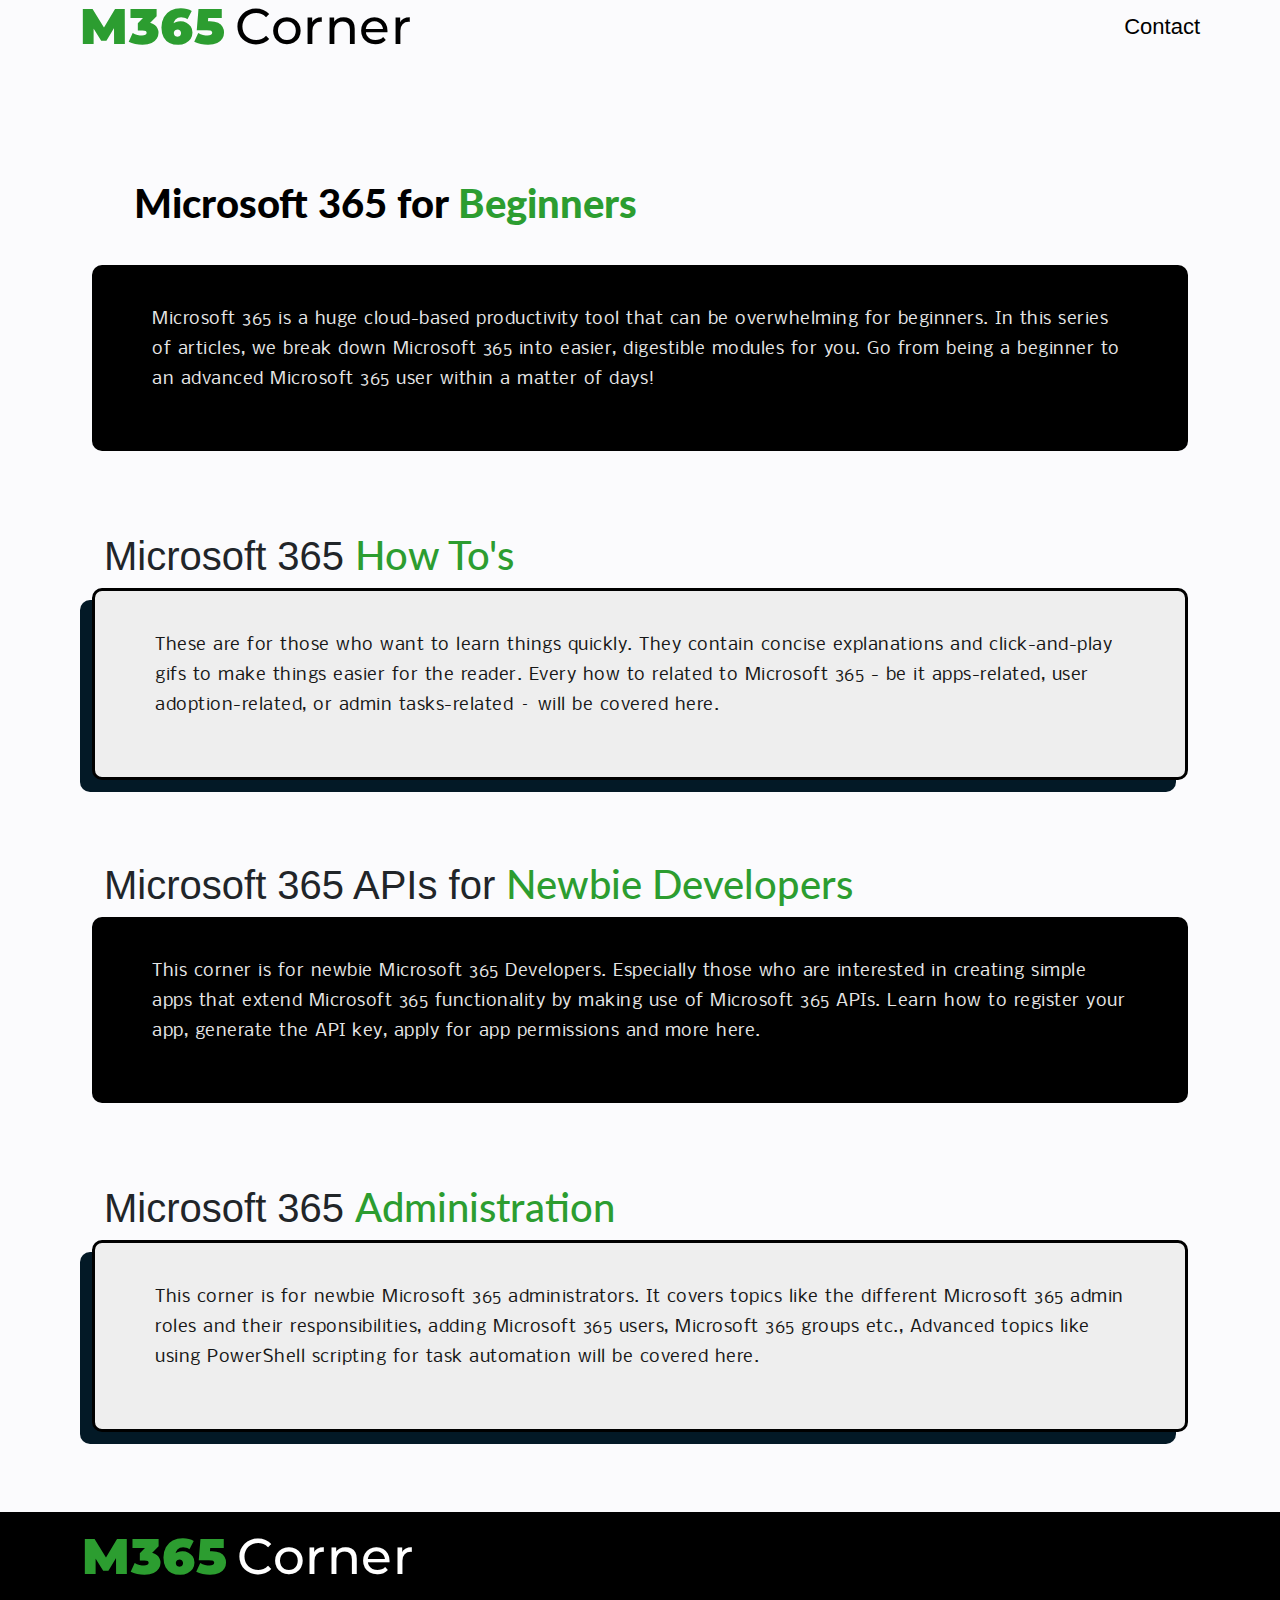
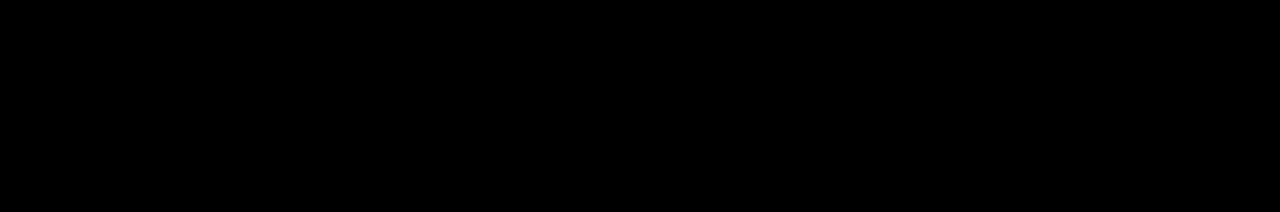
<file: index.html>
<!DOCTYPE html>
<html lang="en">
<head>
    <meta charset="UTF-8">
    <meta name="viewport" content="width=device-width, initial-scale=1.0">
    <title>M365Corner - Offers M365 Admin & User Tutorials</title>

    <link rel='stylesheet' type='text/css' media='screen' href='style.css'>
    
    <meta content="Microsoft 365 Tutorials, Office 365 Tutorials, Microsoft 365, Office 365, M365" name="keywords ">
    <meta content="M365Corner contains M365 tutorials for basic users, administrators & developers. GIF based how to articles offering step-by-step guidance are also available." name="description">

    <!-- bootstrap links -->
    <link rel="stylesheet" href="https://cdn.jsdelivr.net/npm/bootstrap-icons@1.10.5/font/bootstrap-icons.css">
    <link href="https://cdn.jsdelivr.net/npm/bootstrap@5.0.2/dist/css/bootstrap.min.css" rel="stylesheet">
    <!-- font awesome link -->
    <link rel="stylesheet" href="https://cdnjs.cloudflare.com/ajax/libs/font-awesome/6.4.2/css/all.min.css" />
</head>
<body>
    
    <div class="container-fluid banner-section">
        <nav class="container navbar navbar-expand-lg navbar-light  navbar-1">
            <div class="col-lg-4">
                <a href="index.html" class="site-log">
                    <p class="logo-text" style="font-weight: 700;">M365<span  class="logo-text-second">Corner</span></p>
                </a>
            </div>
            <ul class="contact-page">
                <li>
                    <a  href="#">Contact</a>
                </li>
            </ul> 
        </nav>
        <div class="container">
            <div class="row Beginners-section mr">
                <a href="m365-for-beginners/microsoft-365-beginner-series-overview.html"><h1 class="hearder">Microsoft 365 for <span>Beginners</span></h1></a>
                <div class="col-12 beginners-box">
                    <p>Microsoft 365 is a huge cloud-based productivity tool that can be overwhelming for beginners. In this series of articles, we break down Microsoft 365 into easier, digestible modules for you. Go from being a beginner to an advanced Microsoft 365 user within a matter of days! </p>
                </div>
            </div>
        </div>
        <div class="container ">
            <div class="row Beginners-section mr">
                <h1>Microsoft 365 <span>How To's</span></h1>
                <div class="col-12 beginners-box beginners-box-second">
                    <p>These are for those who want to learn things quickly. They contain concise explanations and click-and-play gifs to make things easier for the reader. Every how to related to Microsoft 365 - be it apps-related, user adoption-related, or admin tasks-related – will be covered here.  </p>
                </div>
            </div>
        </div>
        <div class="container">
            <div class="row Beginners-section mr">
                <h1>Microsoft 365 APIs for <span>Newbie Developers</span></h1>
                <div class="col-12 beginners-box">
                    <p>This corner is for newbie Microsoft 365 Developers. Especially those who are interested in creating simple apps that extend Microsoft 365 functionality by making use of Microsoft 365 APIs. Learn how to register your app, generate the API key, apply for app permissions and more here. </p>
                </div>
            </div>
        </div>
        <div class="container">
            <div class="row Beginners-section mr">
                <h1>Microsoft 365 <span>Administration</span> </h1>
                <div class="col-12 beginners-box beginners-box-second">
                    <p>This corner is for newbie Microsoft 365 administrators. It covers topics like the different Microsoft 365 admin roles and their responsibilities, adding Microsoft 365 users, Microsoft 365 groups etc., Advanced topics like using PowerShell scripting for task automation will be covered here.    </p>
                </div>
            </div>
        </div>
        <!-- footer section -->
    <div class="container-fluid footer-section">
        <div class="container">
            <div class="row">
                <div class="col-lg-4 col-sm-12 col-md-6 footer-box">
                    <div class="col-lg-4">
                        <a href="index.html" class="site-log">
                            <p class="logo-text" style="font-weight: 700;">M365<span  class="logo-text-second" style="color: white !important;">Corner</span></p>
                        </a>
                    </div>
                </div>
            </div>
        </div>
    </div>
    </div>

    
</body>
</html>
</file>
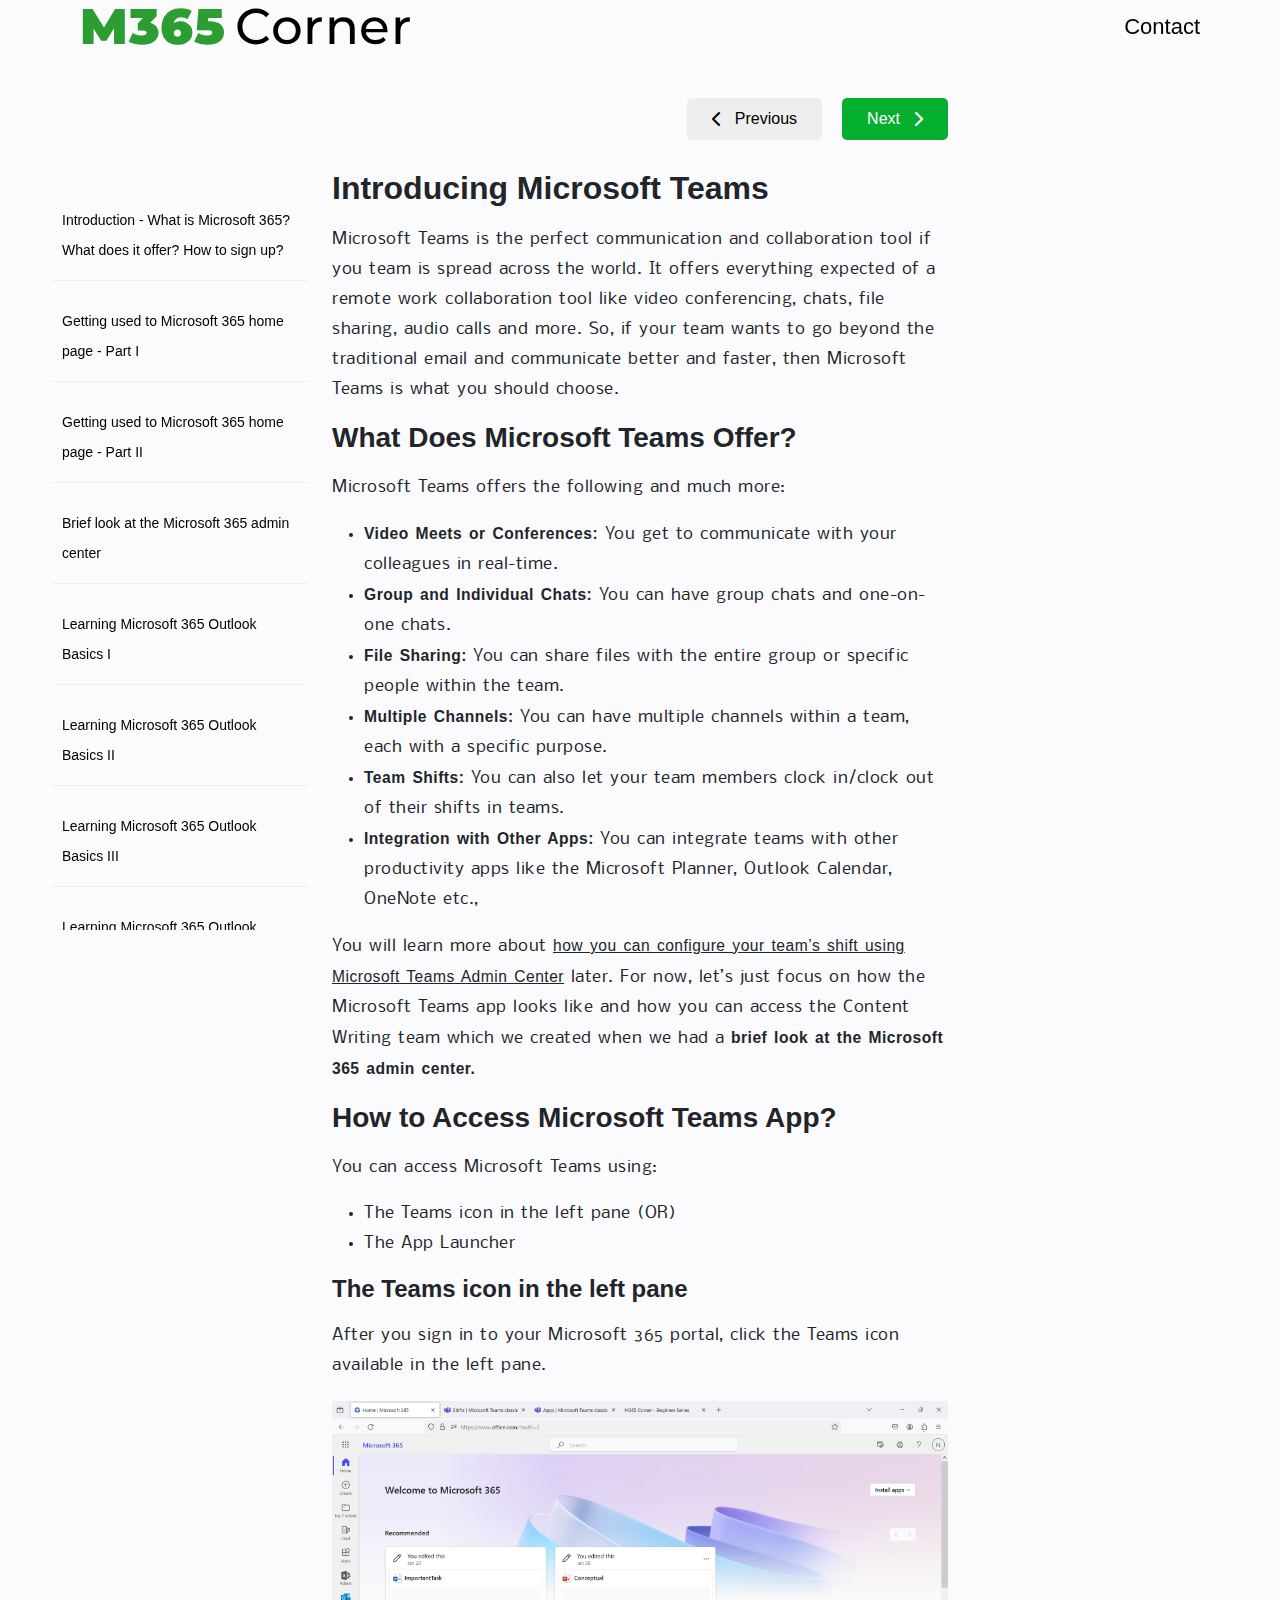
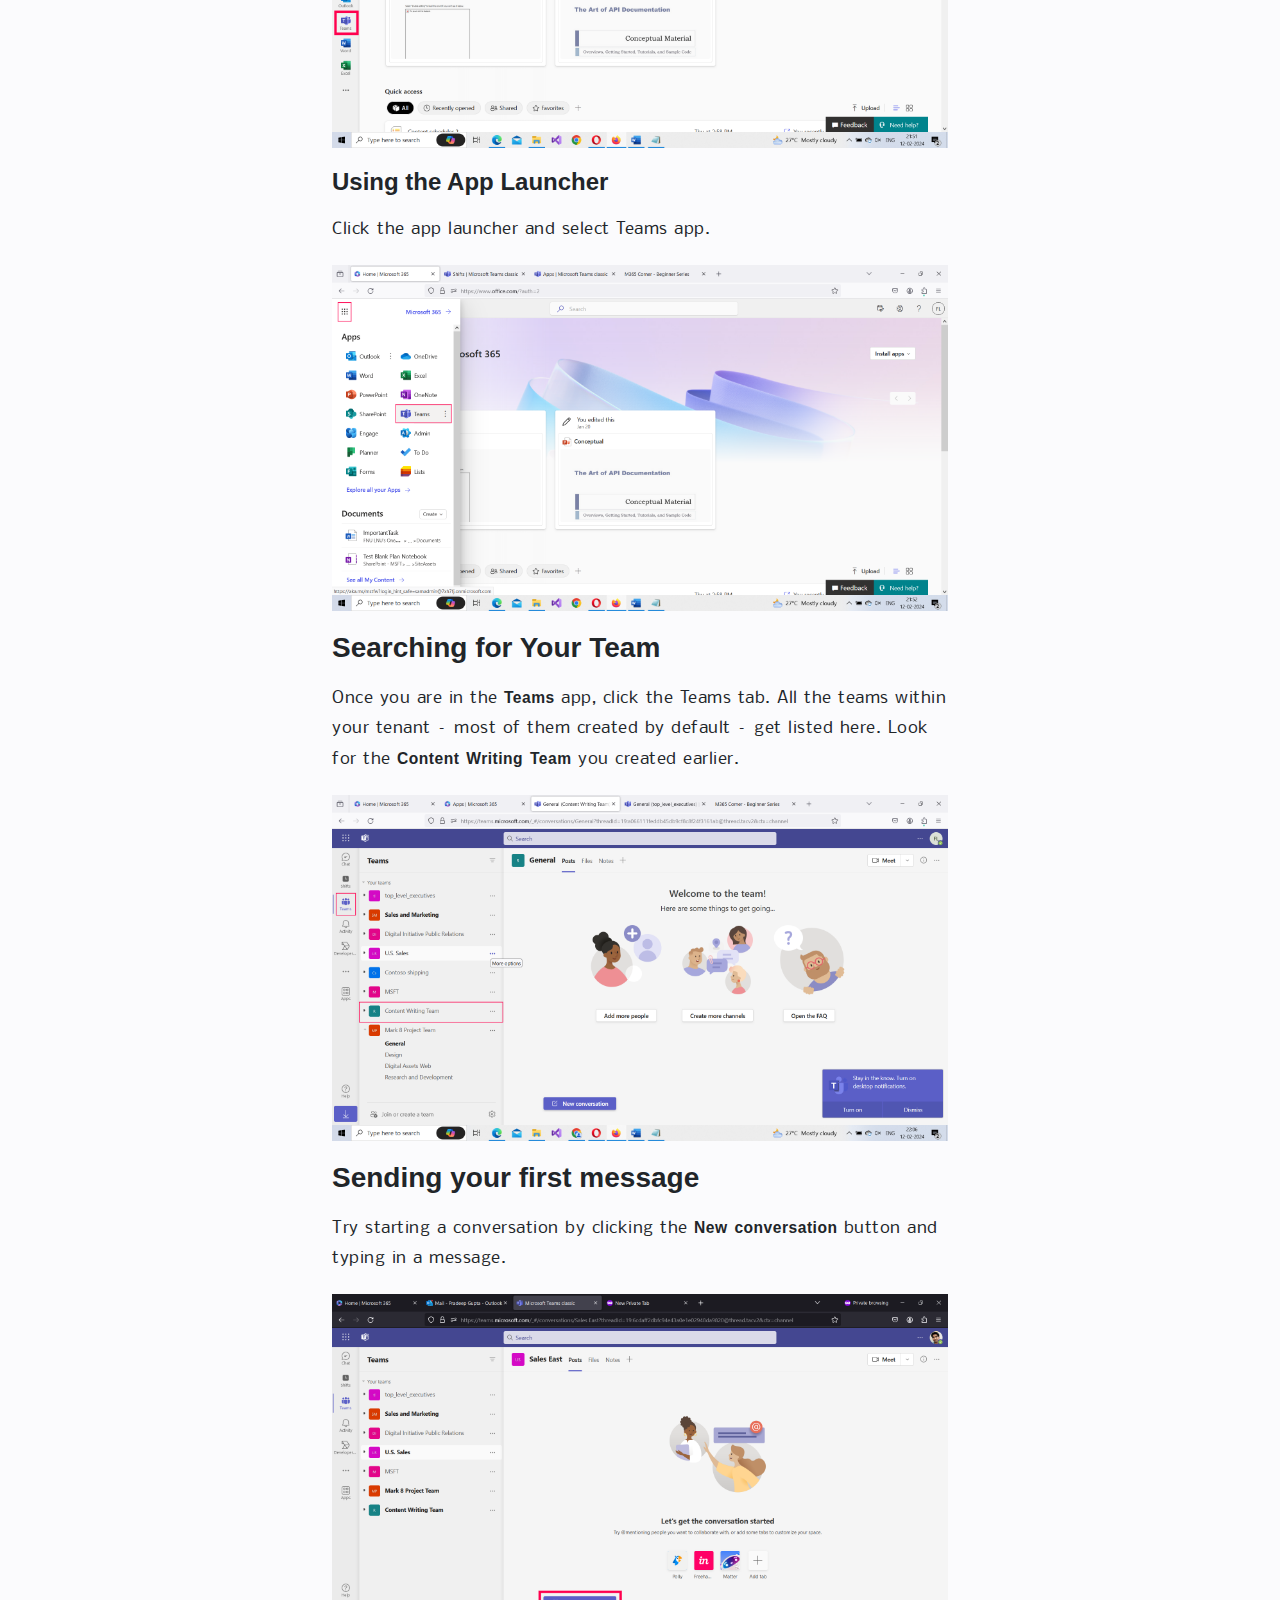
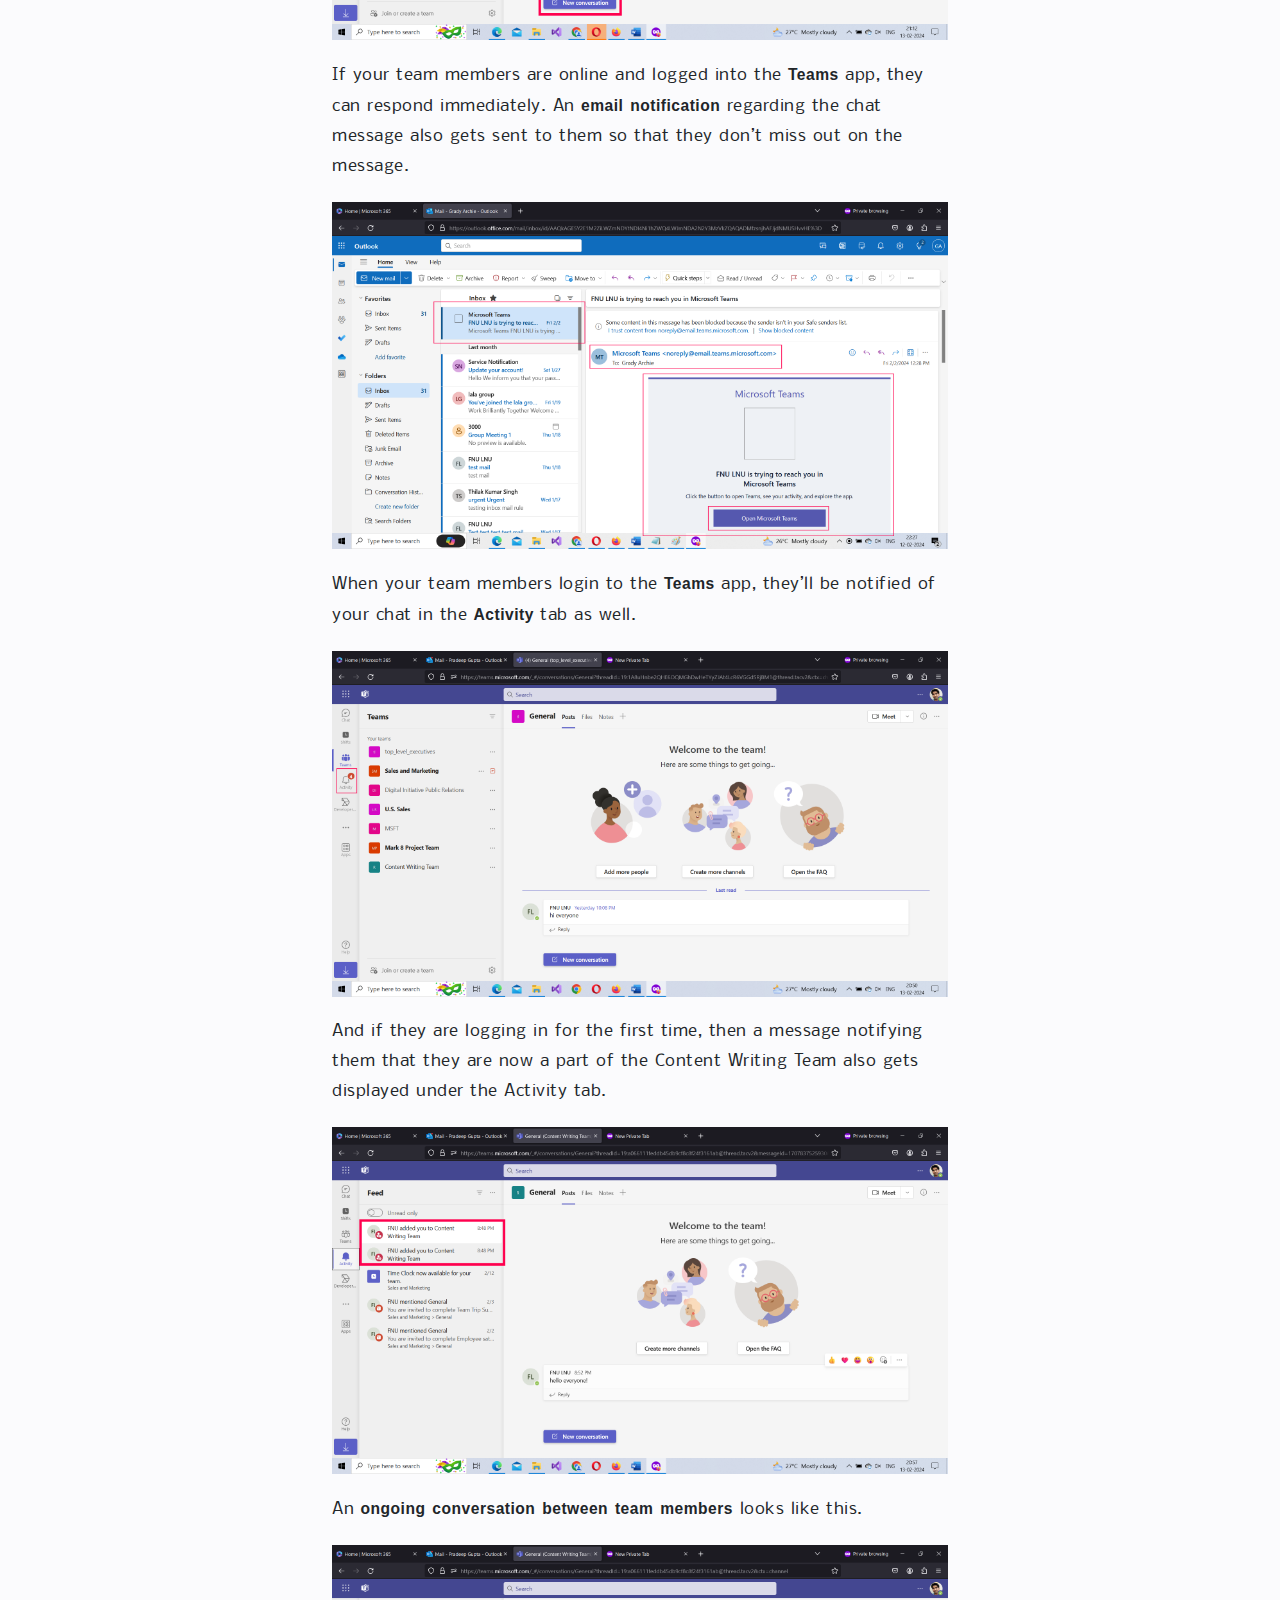
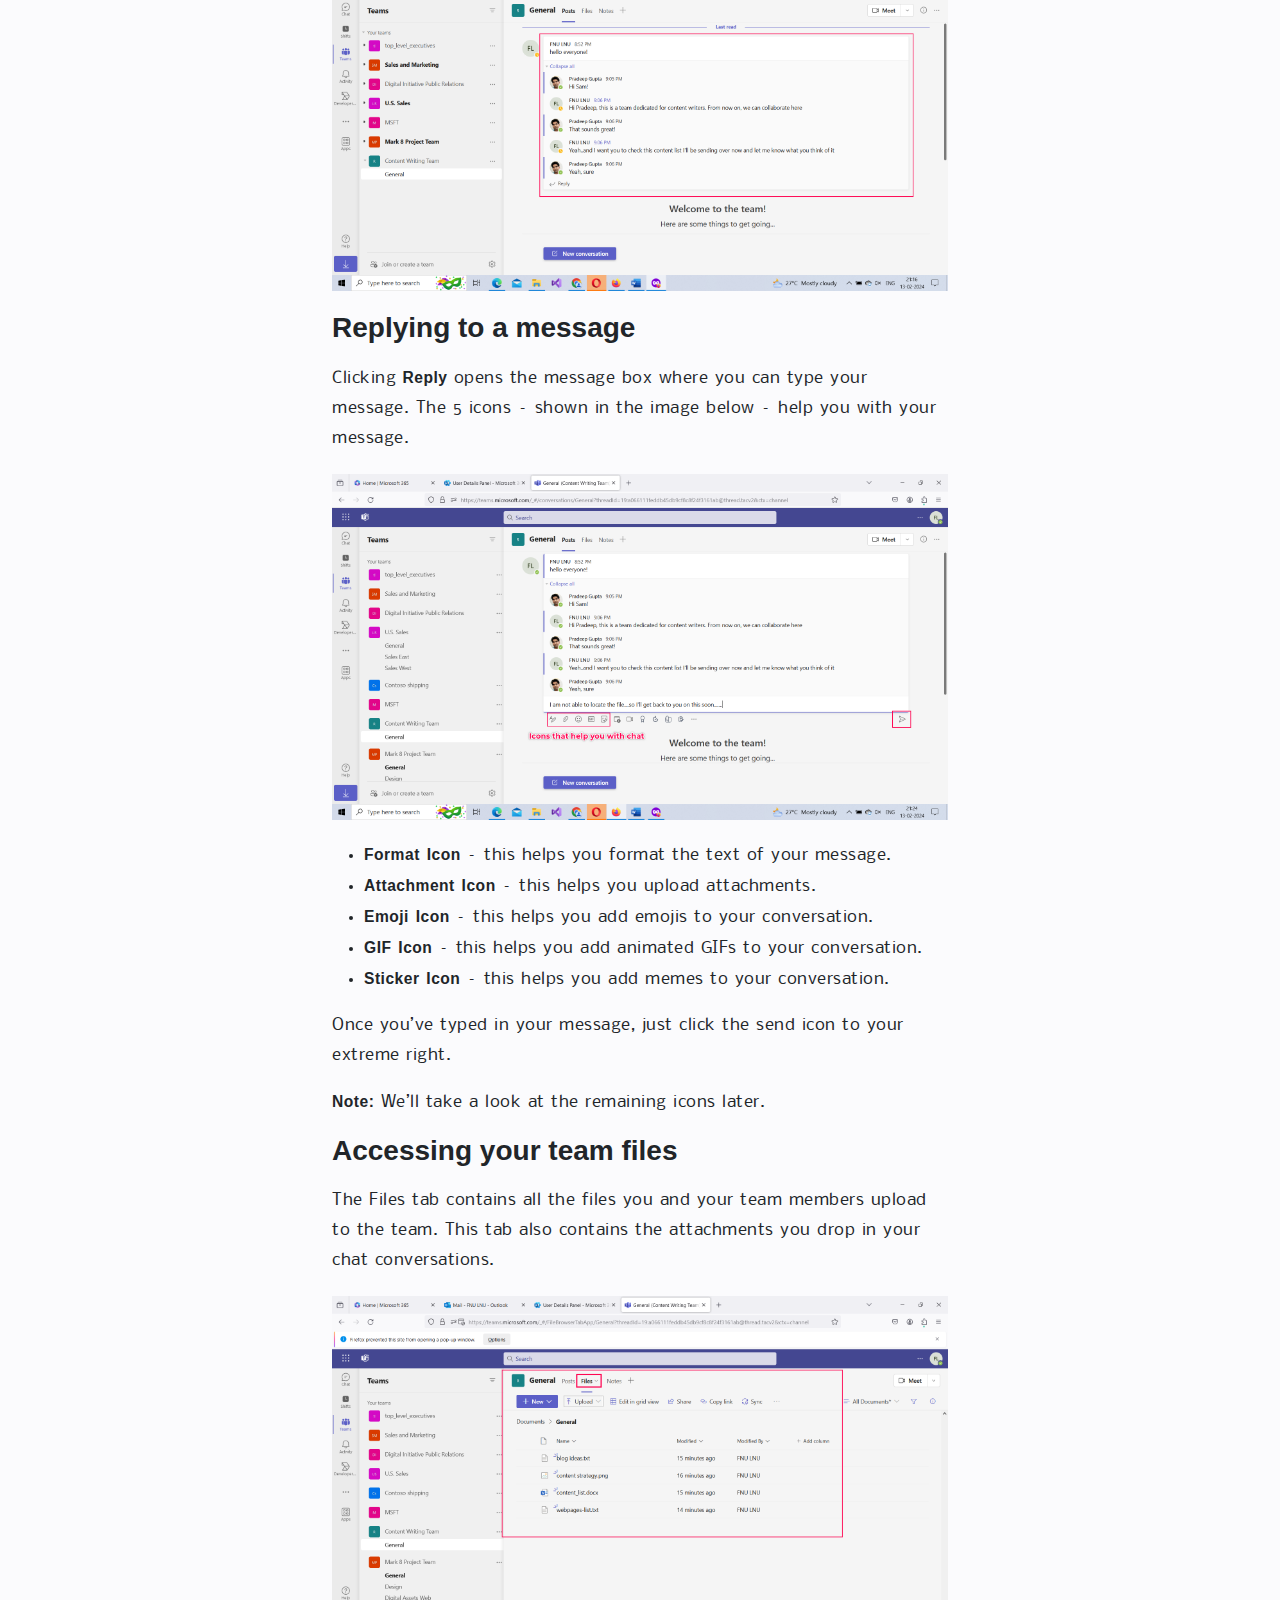
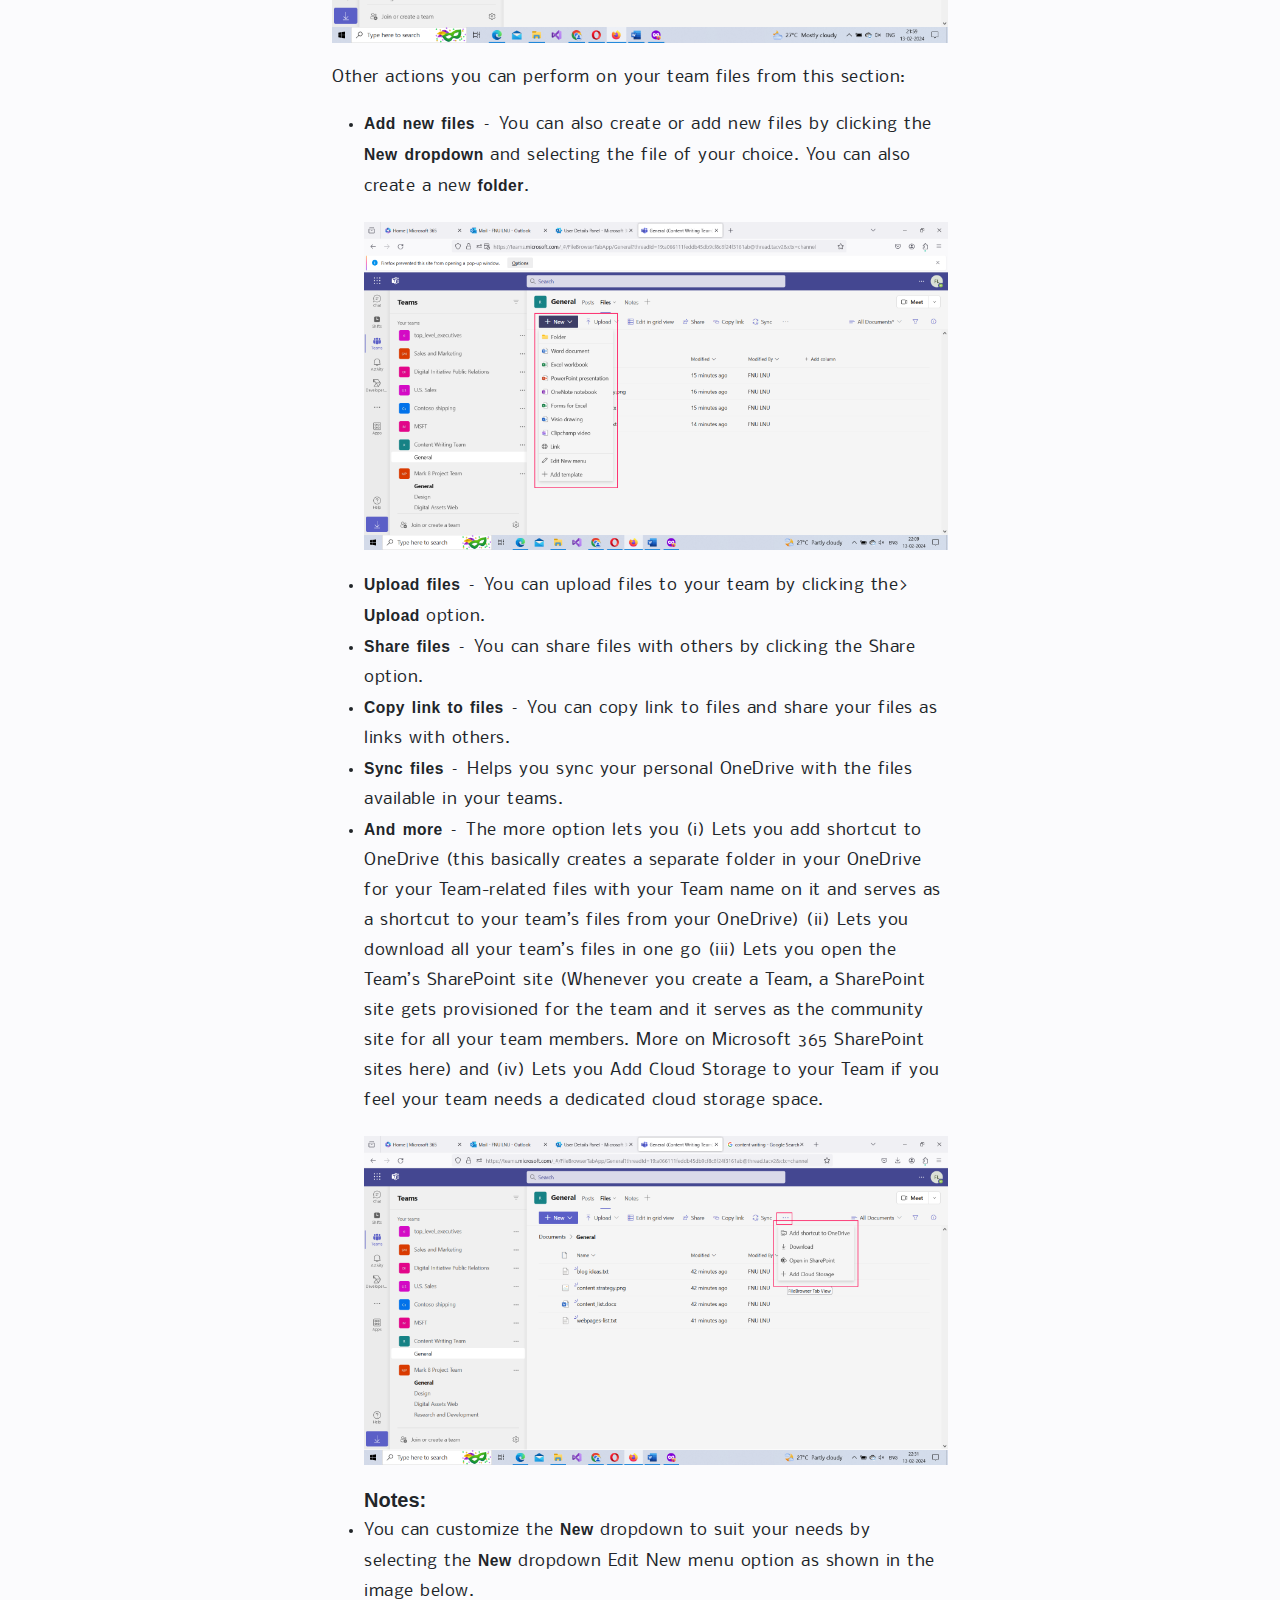
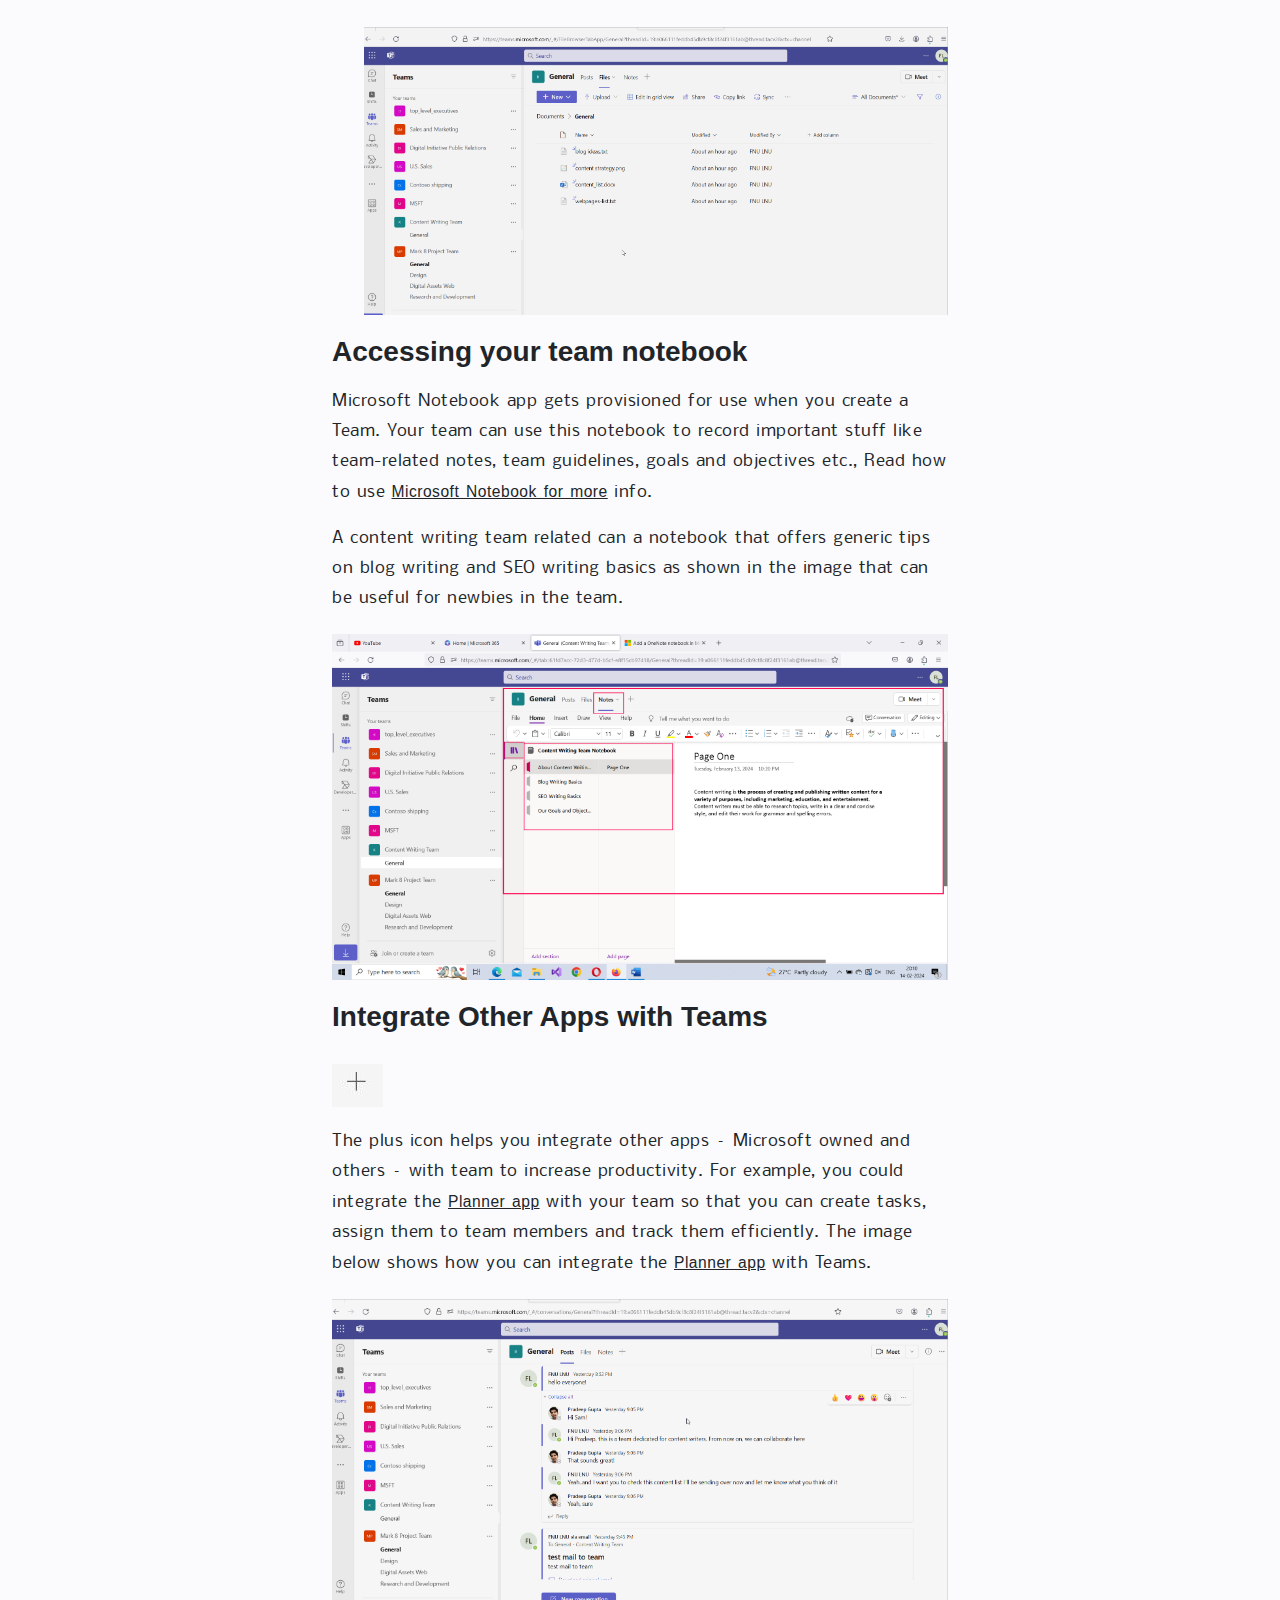
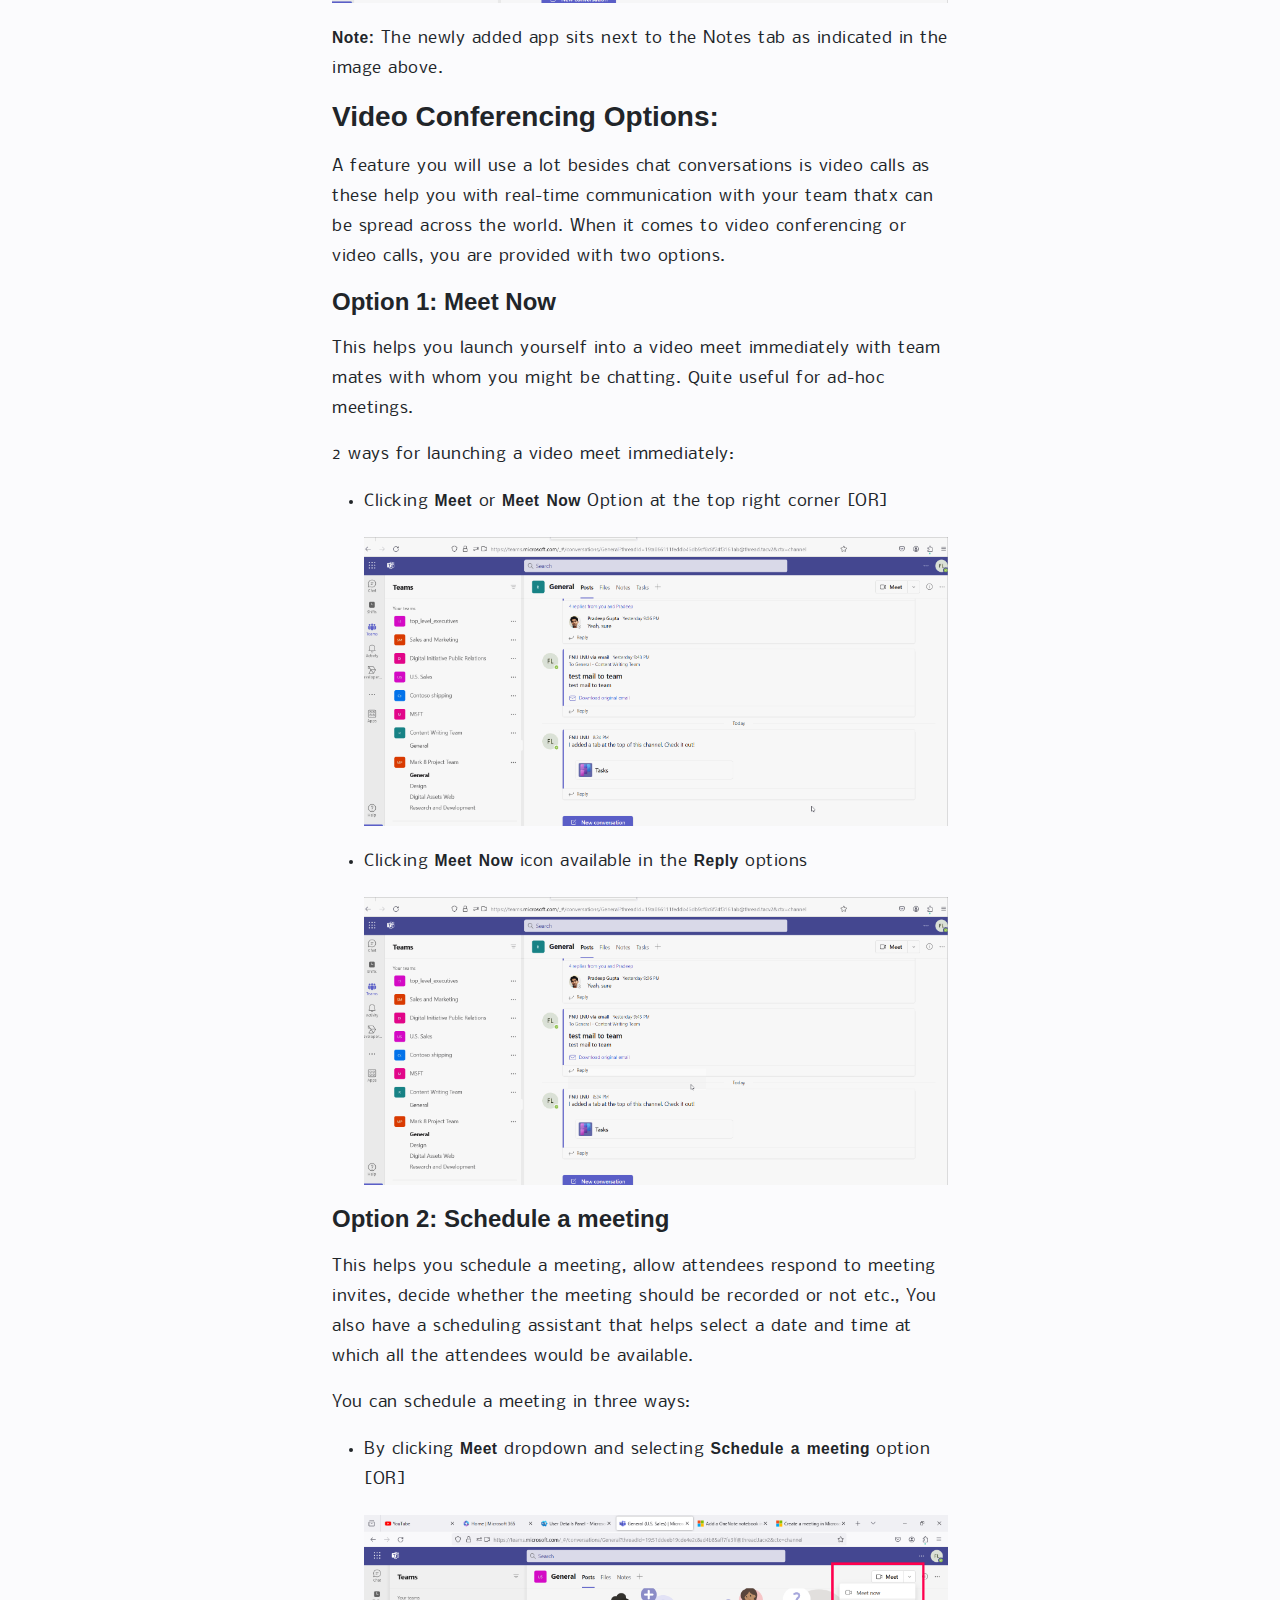
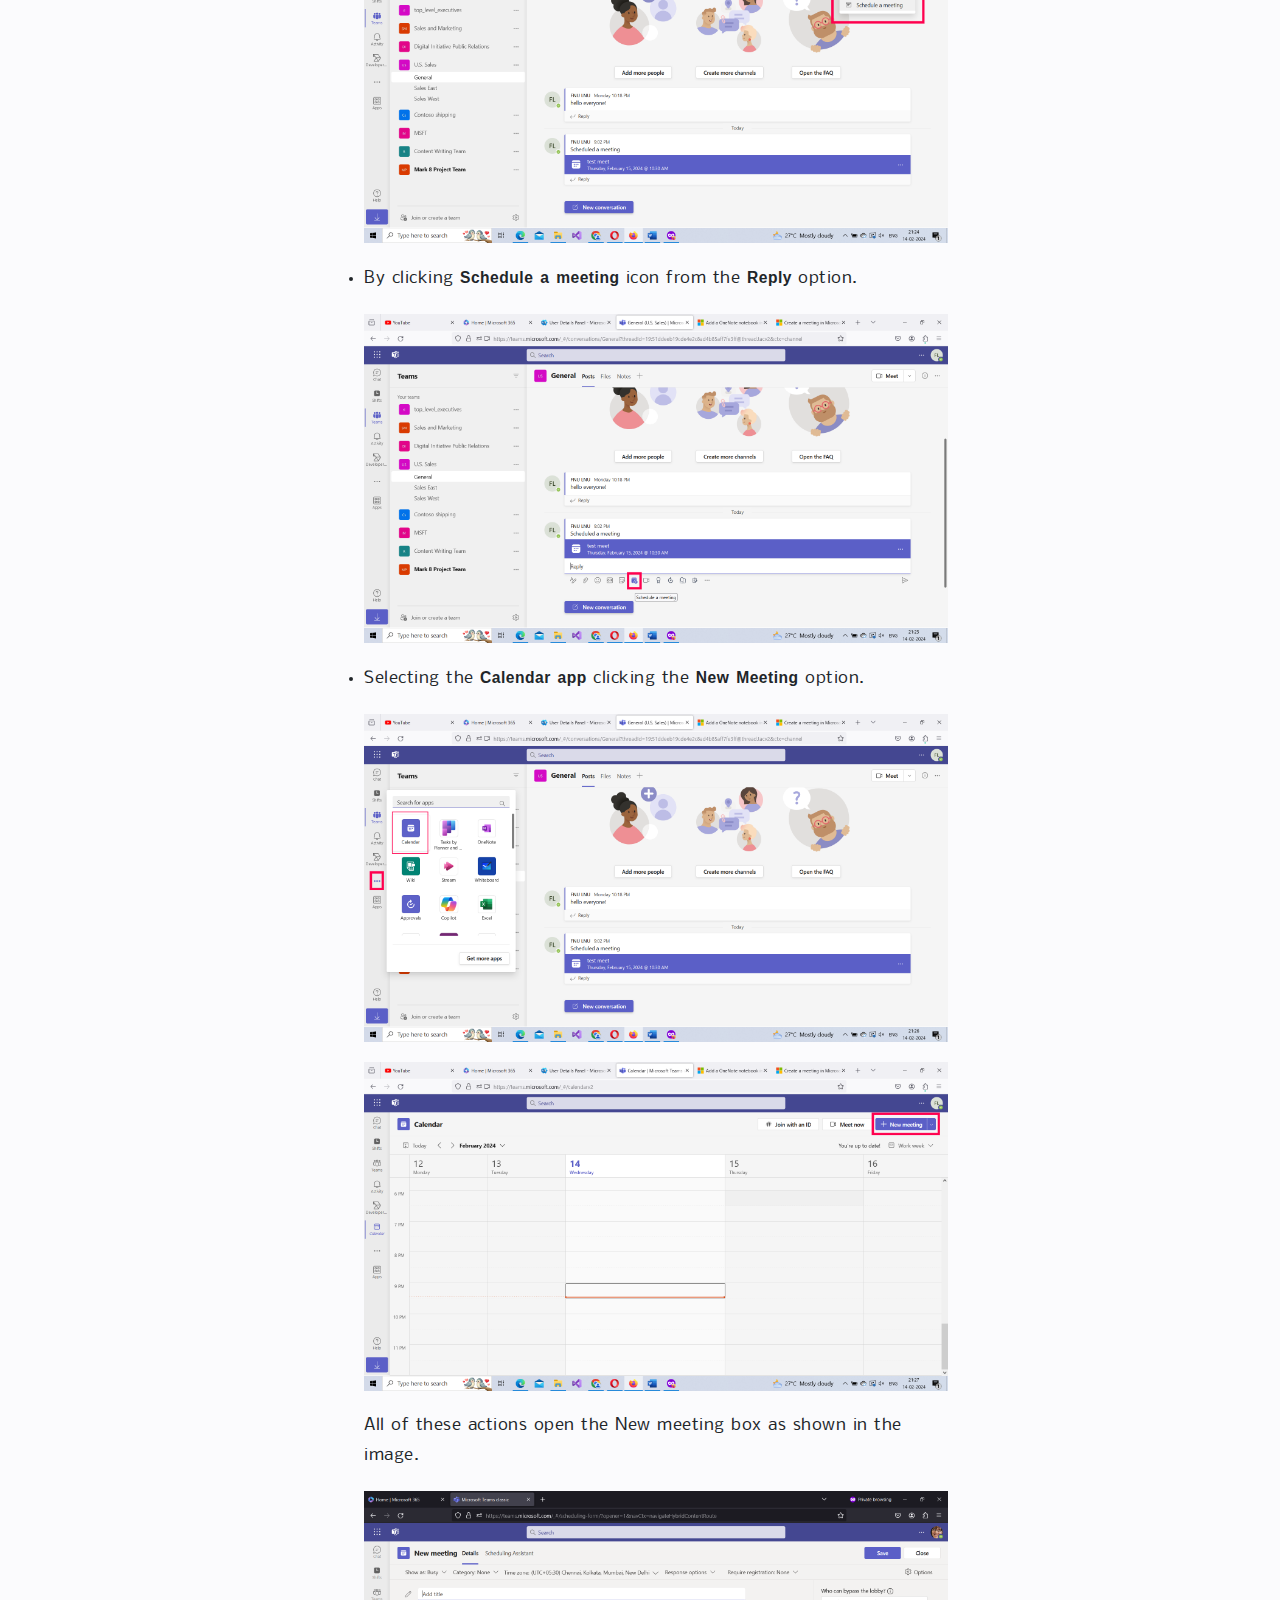
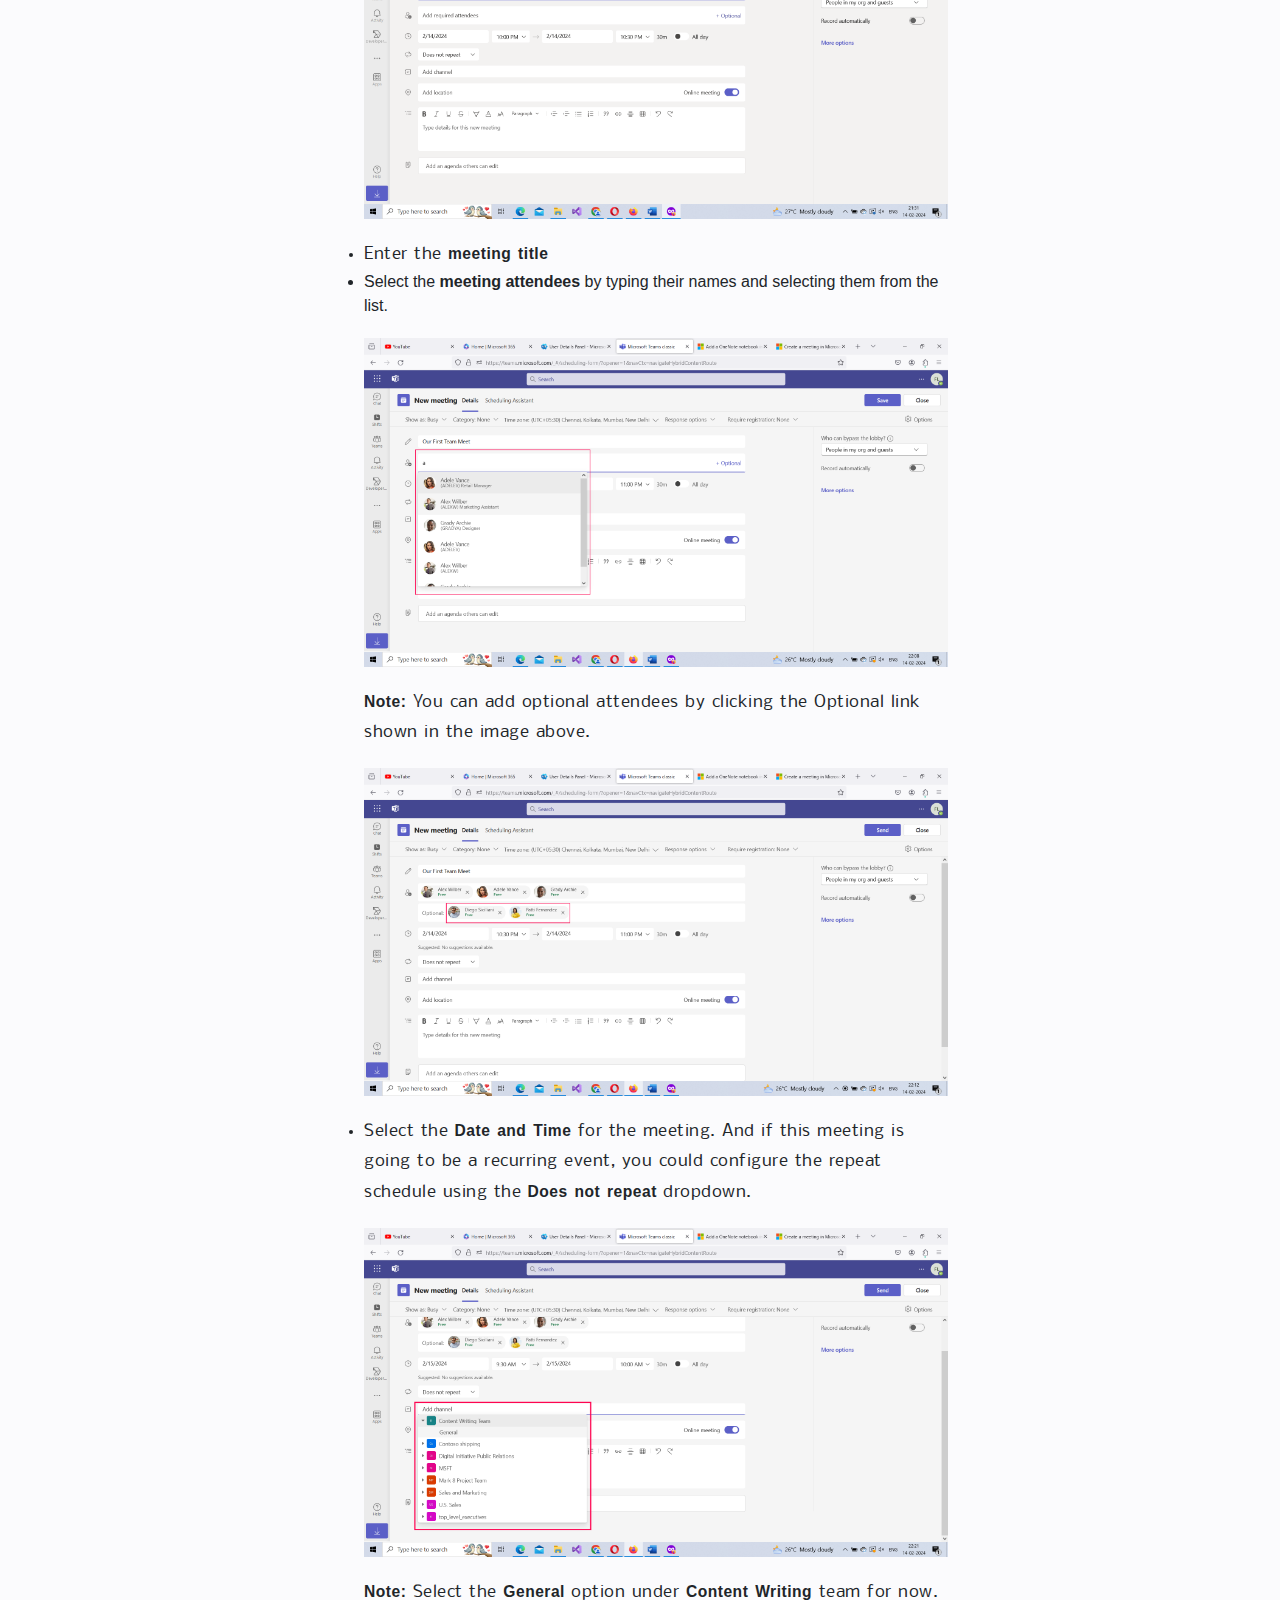
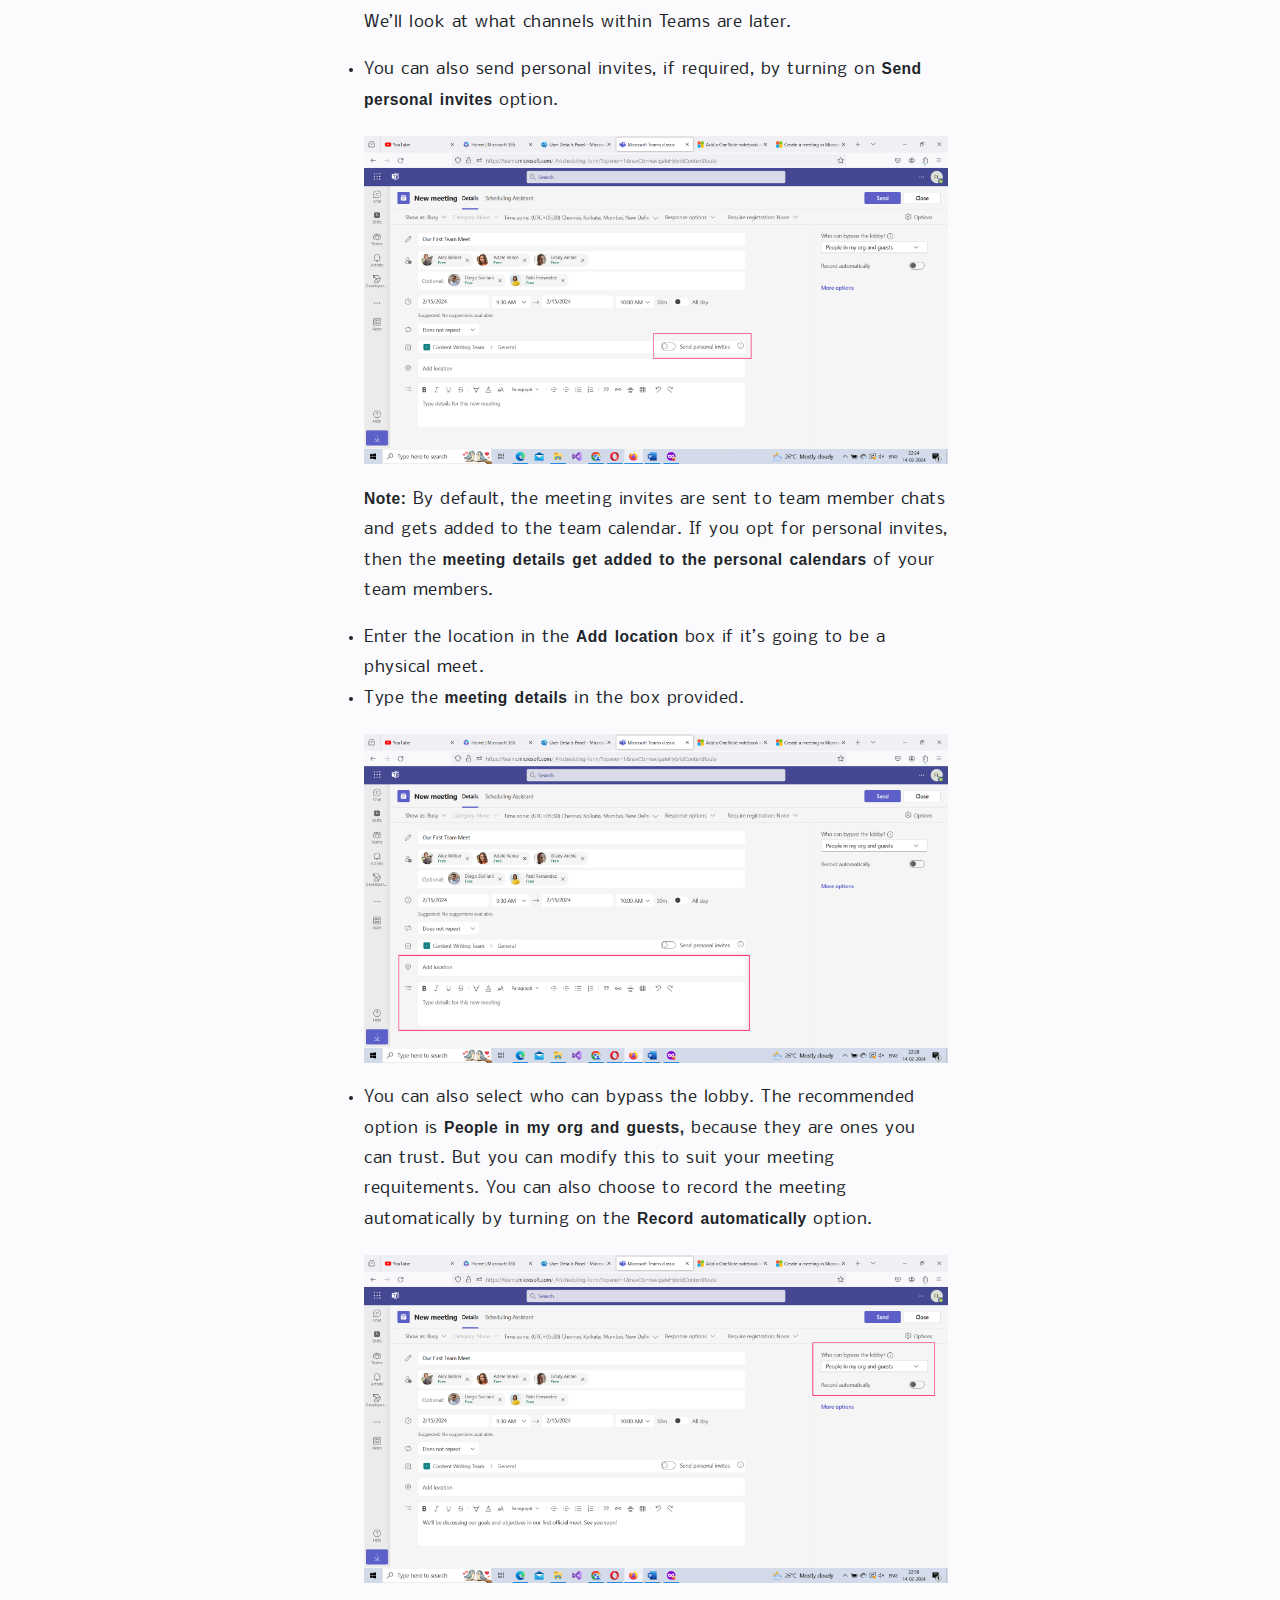
<file: m365-for-beginners/introducing-microsoft-teams.html>
﻿<!DOCTYPE html>
<html lang="en">
<head>
    <meta charset="UTF-8">
    <meta name="viewport" content="width=device-width, initial-scale=1.0">
    <title>M365Corner - Offers M365 Admin & User Tutorials</title>

    <link rel='stylesheet' type='text/css' media='screen' href='../style.css'>
    
    <meta content="Microsoft 365 Tutorials, Office 365 Tutorials, Microsoft 365, Office 365, M365" name="keywords ">
    <meta content="M365Corner contains M365 tutorials for basic users, administrators & developers. GIF based how to articles offering step-by-step guidance are also available." name="description">

    <!-- bootstrap links -->
    <link rel="stylesheet" href="https://cdn.jsdelivr.net/npm/bootstrap-icons@1.10.5/font/bootstrap-icons.css">
    <link href="https://cdn.jsdelivr.net/npm/bootstrap@5.0.2/dist/css/bootstrap.min.css" rel="stylesheet">
    <!-- font awesome link -->
    <link rel="stylesheet" href="https://cdnjs.cloudflare.com/ajax/libs/font-awesome/6.4.2/css/all.min.css" />
</head>
<body>
    
    <div class="container-fluid banner-section">
        <nav class="container navbar navbar-expand-lg navbar-light  navbar-1">
            <i class="fa-solid fa-bars menu-icon"></i>
            <div class="col-lg-4 logo-mq">
                <a href="/prasana anna/google-site-office/m365-corner-new-version/index.html" class="site-log">
                    <p class="logo-text" style="font-weight: 700;">M365<span  class="logo-text-second">Corner</span></p>
                </a>
            </div>
            <ul class="contact-page">
                <li>
                    <a  href="#">Contact</a>
                </li>
            </ul> 
        </nav>
        <div class="container-fluid main-page">
            <div class="row">
                <div class="col-lg-3 main-contains-box side-slider-box  slider-menu hide-div">
                    <ul class="bg-ulst side-ul">
                        <li><a class="slider-link" href="microsoft-365-beginner-series-sign-up-process.html">Introduction - What is Microsoft 365? What does it offer? How to sign up?</a></li>
                        <li><a class="slider-link" href="Microsoft-365-home-page-Part-I.html">Getting used to Microsoft 365 home page - Part I</a></li>
                        <li><a class="slider-link" href="Microsoft-365-home-page-Part-II.html">Getting used to Microsoft 365 home page - Part II</a></li>
                        <li><a class="slider-link" href="Microsoft-365-admin-center.html">Brief look at the Microsoft 365 admin center</a></li>
                        <li><a class="slider-link" href="Microsoft-365-email-(outlook)-essentials-Part-I.html">Learning Microsoft 365 Outlook Basics I</a></li>
                        <li><a class="slider-link" href="microsoft-365-outlook-basics-II.html">Learning Microsoft 365 Outlook Basics II</a></li>
                        <li><a class="slider-link" href="microsoft-365-outlook-basics-III.html">Learning Microsoft 365 Outlook Basics III</a></li>
                        <li><a class="slider-link" href="microsoft-365-outlook-basics-IV.html">Learning Microsoft 365 Outlook Basics IV</a></li>
                        <li><a class="slider-link" href="introducing-microsoft-teams.html">Introducing Microsoft Teams</a></li>
                    </ul>
                </div>
                <div class="col-lg-6 main-contains-box center-details">
                    <div class="next-ntn">
                        <div class="two-btns">
                            <div><a href="microsoft-365-outlook-basics-IV.html" class="btn-1"><i class="fa-solid fa-chevron-left"></i>Previous</a></div>
                            <div><a href="" class="btn-2">Next<i class="fa-solid fa-chevron-right"></i></a></div>
                        </div>
                    </div>
                    <h1 class="bg-h1st">Introducing Microsoft Teams</h1>
                    <p>Microsoft Teams is the perfect communication and collaboration tool if you team is spread across the world. It offers everything expected of a remote work collaboration tool like video conferencing, chats, file sharing, audio calls and more. So, if your team wants to go beyond the traditional email and communicate better and faster, then Microsoft Teams is what you should choose.</p>

                    <h2 class="bg-h2st">What Does Microsoft Teams Offer?</h2>
                    <p>Microsoft Teams offers the following and much more:</p>
                    <ul>
                        <li class="link-li">
                            <b>Video Meets or Conferences:</b> You get to communicate with your colleagues in real-time.
                        </li>
                        <li class="link-li">
                            <b>Group and Individual Chats:</b> You can have group chats and one-on-one chats.
                        </li>
                        <li class="link-li">
                            <b>File Sharing:</b> You can share files with the entire group or specific people within the team.
                        </li>
                        <li class="link-li">
                            <b>Multiple Channels:</b> You can have multiple channels within a team, each with a specific purpose.
                        </li>
                        <li class="link-li">
                            <b>Team Shifts:</b> You can also let your team members clock in/clock out of their shifts in teams.

                        </li>
                        <li class="link-li">
                            <b>Integration with Other Apps:</b> You can integrate teams with other productivity apps like the Microsoft Planner, Outlook Calendar, OneNote etc.,
                        </li>
                    </ul>
                    <p>You will learn more about <u>how you can configure your team’s shift using Microsoft Teams Admin Center</u> later. For now, let’s just focus on how the Microsoft Teams app looks like and how you can access the Content Writing team which we created when we had a <b>brief look at the Microsoft 365 admin center.</b></p>

                    <h2 class="bg-h2st">How to Access Microsoft Teams App?</h2>
                    <p>You can access Microsoft Teams using:</p>
                    <ul>
                        <li class="link-li">The Teams icon in the left pane (OR)</li>
                        <li class="link-li">The App Launcher</li>
                    </ul>

                    <h3 class="bg-h3st">The Teams icon in the left pane</h3>
                    <p>After you sign in to your Microsoft 365 portal, click the Teams icon available in the left pane.</p>
                    <div class="img-section">
                        <img src="img/accessing-msft-teams-1.png" class="img-fluid" alt="">
                    </div>

                    <h3 class="bg-h3st">Using the App Launcher</h3>
                    <p>Click the app launcher and select Teams app.</p>
                    <div class="img-section">
                        <img src="img/accessing-msft-teams-2.png" class="img-fluid" alt="">
                    </div>      

                    <h2 class="bg-h2st">Searching for Your Team</h2>
                    <p>Once you are in the <b>Teams</b> app, click the Teams tab. All the teams within your tenant – most of them created by default – get listed here. Look for the <b>Content Writing Team</b> you created earlier.</p>
                    <div class="img-section">
                        <img src="img/teams-tab.png" class="img-fluid" alt="">
                    </div>  

                    <h2 class="bg-h2st">Sending your first message</h2>
                    <p>Try starting a conversation by clicking the <b>New conversation</b> button and typing in a message.</p>
                    <div class="img-section">
                        <img src="img/teams-chat-4.png" class="img-fluid" alt="">
                    </div> 
                    <p>If your team members are online and logged into the <b>Teams</b> app, they can respond immediately. An <b>email notification</b> regarding the chat message also gets sent to them so that they don’t miss out on the message.</p>
                    <div class="img-section">
                        <img src="img/teams-chat-1.png" class="img-fluid" alt="">
                    </div> 
                    <p>When your team members login to the <b>Teams</b> app, they’ll be notified of your chat in the <b>Activity</b> tab as well.</p>
                    <div class="img-section">
                        <img src="img/teams-chat-2.png" class="img-fluid" alt="">
                    </div> 
                    <p>And if they are logging in for the first time, then a message notifying them that they are now a part of the Content Writing Team also gets displayed under the Activity tab.</p>
                    <div class="img-section">
                        <img src="img/teams-chat-3.png" class="img-fluid" alt="">
                    </div> 
                    <p>An <b>ongoing conversation between team members</b> looks like this.</p>
                    <div class="img-section">
                        <img src="img/teams-chat-5.png" class="img-fluid" alt="">
                    </div> 

                    <h2 class="bg-h2st">Replying to a message</h2>
                    <p>Clicking <b>Reply</b> opens the message box where you can type your message. The 5 icons – shown in the image below – help you with your message.</p>
                    <div class="img-section">
                        <img src="img/teams-chat-6.png" class="img-fluid" alt="">
                    </div> 
                    <ul>
                        <li class="link-li">
                            <b>Format Icon</b> – this helps you format the text of your message.
                        </li>
                        <li class="link-li">
                            <b>Attachment Icon</b> – this helps you upload attachments.
                        </li>
                        <li class="link-li">
                            <b>Emoji Icon</b> – this helps you add emojis to your conversation.
                        </li>
                        <li class="link-li">
                            <b>GIF Icon</b> – this helps you add animated GIFs to your conversation.
                        </li>
                        <li class="link-li">
                            <b>Sticker Icon</b> – this helps you add memes to your conversation.
                        </li>
                    </ul>
                    <p>Once you’ve typed in your message, just click the send icon to your extreme right.</p>
                    <p><b>Note:</b> We’ll take a look at the remaining icons later.</p>

                    <h2 class="bg-h2st">Accessing your team files</h2>
                    <p>The Files tab contains all the files you and your team members upload to the team. This tab also contains the attachments you drop in your chat conversations.</p>
                    <div class="img-section">
                        <img src="img/teams-files-1.png" class="img-fluid" alt="">
                    </div>
                    <p>Other actions you can perform on your team files from this section:</p> 
                    <ul>
                        <li class="link-li">
                            <b>Add new files</b> – You can also create or add new files by clicking the <b>New dropdown</b> and selecting the file of your choice. You can also create a new <b>folder</b>.
                            <div class="img-section">
                                <img src="img/teams-files-2.png" class="img-fluid" alt="">
                            </div>
                        </li>
                        <li class="link-li">
                            <b>Upload files</b> – You can upload files to your team by clicking the> <b>Upload</b> option.
                        </li>
                        <li class="link-li">
                            <b>Share files</b> – You can share files with others by clicking the Share option.
                        </li>
                        <li class="link-li">
                            <b>Copy link to files</b> – You can copy link to files and share your files as links with others.
                        </li>
                        <li class="link-li">
                            <b>Sync files</b> – Helps you sync your personal OneDrive with the files available in your teams.
                        </li>
                        <li class="link-li">
                            <b>And more</b> – The more option lets you (i) Lets you add shortcut to OneDrive (this basically creates a separate folder in your OneDrive for your Team-related files with your Team name on it and serves as a shortcut to your team’s files from your OneDrive) (ii) Lets you download all your team’s files in one go (iii) Lets you open the Team’s SharePoint site (Whenever you create a Team, a SharePoint site gets provisioned for the team and it serves as the community site for all your team members. More on Microsoft 365 SharePoint sites here) and (iv) Lets you Add Cloud Storage to your Team if you feel your team needs a dedicated cloud storage space.
                            <div class="img-section">
                                <img src="img/teams-files-3.png" class="img-fluid" alt="">
                            </div>
                        </li>
                        <span class="headspan">Notes:</span>
                        <li class="link-li">You can customize the <b>New</b> dropdown to suit your needs by selecting the <b>New</b> dropdown Edit New menu option as shown in the image below.</li>
                        <div class="img-section">
                            <img src="img/teams-files-4.gif" class="img-fluid" alt="">
                        </div>
                    </ul>

                    <h2 class="bg-h2st">Accessing your team notebook</h2>
                    <p>Microsoft Notebook app gets provisioned for use when you create a Team. Your team can use this notebook to record important stuff like team-related notes, team guidelines, goals and objectives etc., Read how to use <u>Microsoft Notebook for more</u> info.</p>
                    <p>A content writing team related can a notebook that offers generic tips on blog writing and SEO writing basics as shown in the image that can be useful for newbies in the team.</p>
                    <div class="img-section">
                        <img src="img/teams-notebook-1.png" class="img-fluid" alt="">
                    </div>


                    <h2 class="bg-h2st">Integrate Other Apps with Teams</h2>
                    <div class="img-section">
                        <img src="img/plus-icon.jfif" class="img-fluid" alt="">
                    </div>
                    <p>The plus icon helps you integrate other apps – Microsoft owned and others – with team to increase productivity. For example, you could integrate the <u>Planner app</u> with your team so that you can create tasks, assign them to team members and track them efficiently. The image below shows how you can integrate the <u>Planner app</u> with Teams.</p>
                    <div class="img-section">
                        <img src="img/integrate-apps.gif" class="img-fluid" alt="">
                    </div>
                    <p><b>Note:</b> The newly added app sits next to the Notes tab as indicated in the image above.</p>

                    <h2 class="bg-h2st">Video Conferencing Options:</h2>
                    <p>A feature you will use a lot besides chat conversations is video calls as these help you with real-time communication with your team thatx can be spread across the world. When it comes to video conferencing or video calls, you are provided with two options.</p>

                    <h3 class="bg-h3st">Option 1: Meet Now</h3>
                    <p>This helps you launch yourself into a video meet immediately with team mates with whom you might be chatting. Quite useful for ad-hoc meetings.</p>
                    <p>2 ways for launching a video meet immediately:</p>
                    <ul>
                        <li class="link-li">
                            Clicking <b>Meet</b> or <b>Meet Now</b> Option at the top right corner [OR]
                            <div class="img-section">
                                <img src="img/meet-now-1.gif" class="img-fluid" alt="">
                            </div>
                        </li>
                        <li class="link-li">
                            Clicking <b>Meet Now</b> icon available in the <b>Reply</b> options
                            <div class="img-section">
                                <img src="img/meet-now-2.gif" class="img-fluid" alt="">
                            </div>
                        </li>
                    </ul>
                    <h3 class="bg-h3st">Option 2: Schedule a meeting</h3>
                    <p>This helps you schedule a meeting, allow attendees respond to meeting invites, decide whether the meeting should be recorded or not etc., You also have a scheduling assistant that helps select a date and time at which all the attendees would be available.</p>
                    <p>You can schedule a meeting in three ways:</p>
                    <ul>
                        <li class="link-li">
                            By clicking <b>Meet</b> dropdown and selecting <b>Schedule a meeting</b> option [OR]
                            <div class="img-section">
                                <img src="img/schedule-meet-1.png" class="img-fluid" alt="">
                            </div>
                        </li>
                        <li class="link-li">
                            By clicking <b>Schedule a meeting</b> icon from the <b>Reply</b> option.
                            <div class="img-section">
                                <img src="img/schedule-meet-2.png" class="img-fluid" alt="">
                            </div>
                        </li>
                        <li class="link-li">
                            Selecting the <b>Calendar app</b> clicking the <b>New Meeting</b> option.
                            <div class="img-section">
                                <img src="img/schedule-meet-3.png" class="img-fluid" alt="">
                            </div>
                            <div class="img-section">
                                <img src="img/schedule-meet-4.png" class="img-fluid" alt="">
                            </div>
                        </li>
                        <p>All of these actions open the New meeting box as shown in the image.</p>
                        <div class="img-section">
                            <img src="img/new-meeting.png" class="img-fluid" alt="">
                        </div>
                        <li class="link-li">
                            Enter the <b>meeting title</b>
                        </li>
                        <li>
                            Select the <b>meeting attendees</b> by typing their names and selecting them from the list.
                            <div class="img-section">
                                <img src="img/selecting-meeting-attendees.png" class="img-fluid" alt="">
                            </div>
                            <p><b>Note:</b> You can add optional attendees by clicking the Optional link shown in the image above.</p>
                            <div class="img-section">
                                <img src="img/optional-attendees.png" class="img-fluid" alt="">
                            </div>
                        </li>
                        <li class="link-li">Select the <b>Date and Time</b> for the meeting. And if this meeting is going to be a recurring event, you could configure the repeat schedule using the <b>Does not repeat</b> dropdown.
                        <div class="img-section">
                            <img src="img/add-channel.png" class="img-fluid" alt="">
                        </div>
                        <p><b>Note:</b> Select the <b>General</b> option under <b>Content Writing</b> team for now. We’ll look at what channels within Teams are later.</p>
                        </li>
                        
                        <li class="link-li">
                            You can also send personal invites, if required, by turning on <b>Send personal invites</b> option.
                            <div class="img-section">
                                <img src="img/send-personal-invites.png" class="img-fluid" alt="">
                            </div>
                            <p><b>Note:</b> By default, the meeting invites are sent to team member chats and gets added to the team calendar. If you opt for personal invites, then the <b>meeting details get added to the personal calendars</b> of your team members.</p>
                        </li>
                        <li class="link-li">
                            Enter the location in the <b>Add location</b> box if it’s going to be a physical meet.
                        </li>
                        <li class="link-li">
                            Type the <b>meeting details</b> in the box provided.
                            <div class="img-section">
                                <img src="img/location-and-details.png" class="img-fluid" alt="">
                            </div>
                        </li>
                        <li class="link-li">
                            You can also select who can bypass the lobby. The recommended option is <b>People in my org and guests,</b> because they are ones you can trust. But you can modify this to suit your meeting requitements. You can also choose to record the meeting automatically by turning on the <b>Record automatically</b> option.
                            <div class="img-section">
                                <img src="img/advanced-options.png" class="img-fluid" alt="">
                            </div>
                        </li>
                        <li class="link-li">Click <b>Send</b> to send out the meeting invite.
                            <span class="headspan">Notes:</span>
                            <ul>
                                <li class="link-li">
                                    You can decide how members attending the meeting would appear to others using the <b>Show</b> as option.
                                    <div class="img-section">
                                        <img src="img/show-as.png" class="img-fluid" alt="">
                                    </div>
                                </li>
                                <li class="link-li">
                                    You can also enable the meeting attendees to respond to the meeting request and allow forwarding of the meeting details using the <b>Response options</b> dropdown.
                                    <div class="img-section">
                                        <img src="img/response-options.png" class="img-fluid" alt="">
                                    </div>
                                </li>
                                <li class="link-li">
                                    You can also setup registrations for the meeting with the help of <b>Require registration</b> option.
                                </li>
                            </ul>
                        </li>
                    </ul>
                    <h3 class="bg-h3st">How Attendees View the Meeting Details</h3>
                    <p>The meeting details pop up in the team chat as a card. When this card is clicked, it expands and offers more details about the meeting as shown in the second image.</p>
                    <div class="img-section">
                        <img src="img/meeting-details-1.png" class="img-fluid" alt="">
                    </div>    
                    <div class="img-section">
                        <img src="img/meeting-details-2.png" class="img-fluid" alt="">
                    </div>  
                    <p>The attendees can join the meeting by clicking the <b>Join</b> button at the top right corner.</p>
                </div>   
                <div class="col-lg-3 main-contains-box">

                </div> 
            </div>
            <div class="menu">
                <ul class="bg-ulst side-ul">
                    <li><a class="slider-link" href="What are the basics of Microsoft 365.html">Introduction - What is Microsoft 365? What does it offer? How to sign up?</a></li>
                    <li><a class="slider-link" href="Microsoft-365-home-page-Part-I.html">Getting used to Microsoft 365 home page - Part I</a></li>
                    <li><a class="slider-link" href="">Getting used to Microsoft 365 home page - Part II</a></li>
                    <li><a class="slider-link" href="">Brief look at the Microsoft 365 admin center</a></li>
                    <li><a class="slider-link" href="">Learning Microsoft 365 Outlook Basics I</a></li>
                    <li><a class="slider-link" href="">Learning Microsoft 365 Outlook Basics II</a></li>
                    <li><a class="slider-link" href="">Learning Microsoft 365 Outlook Basics III</a></li>
                    <li><a class="slider-link" href="">Learning Microsoft 365 Outlook Basics IV</a></li>
                    <li><a class="slider-link" href="">Introducing Microsoft Teams</a></li>
                </ul>    
                <!-- <div class="close-icon"><span>X</span></div> -->
            </div>
        </div>
        <!-- footer section -->
    <div class="container-fluid footer-section">
        <div class="container">
            <div class="row">
                <div class="col-lg-4 col-sm-12 col-md-6 footer-box">
                    <div class="col-lg-4">
                        <a href="index.html" class="site-log">
                            <p class="logo-text" style="font-weight: 700;">M365<span  class="logo-text-second" style="color: white !important;">Corner</span></p>
                        </a>
                    </div>
                </div>
            </div>
        </div>
    </div>
    </div>
    <script>
        document.querySelector('.menu-icon').addEventListener('click', function () {
            document.querySelector('.menu').classList.add('hide');
            document.querySelector('.menu').classList.toggle('move-menu');
        })  
    </script>
</body>
</html>
</file>
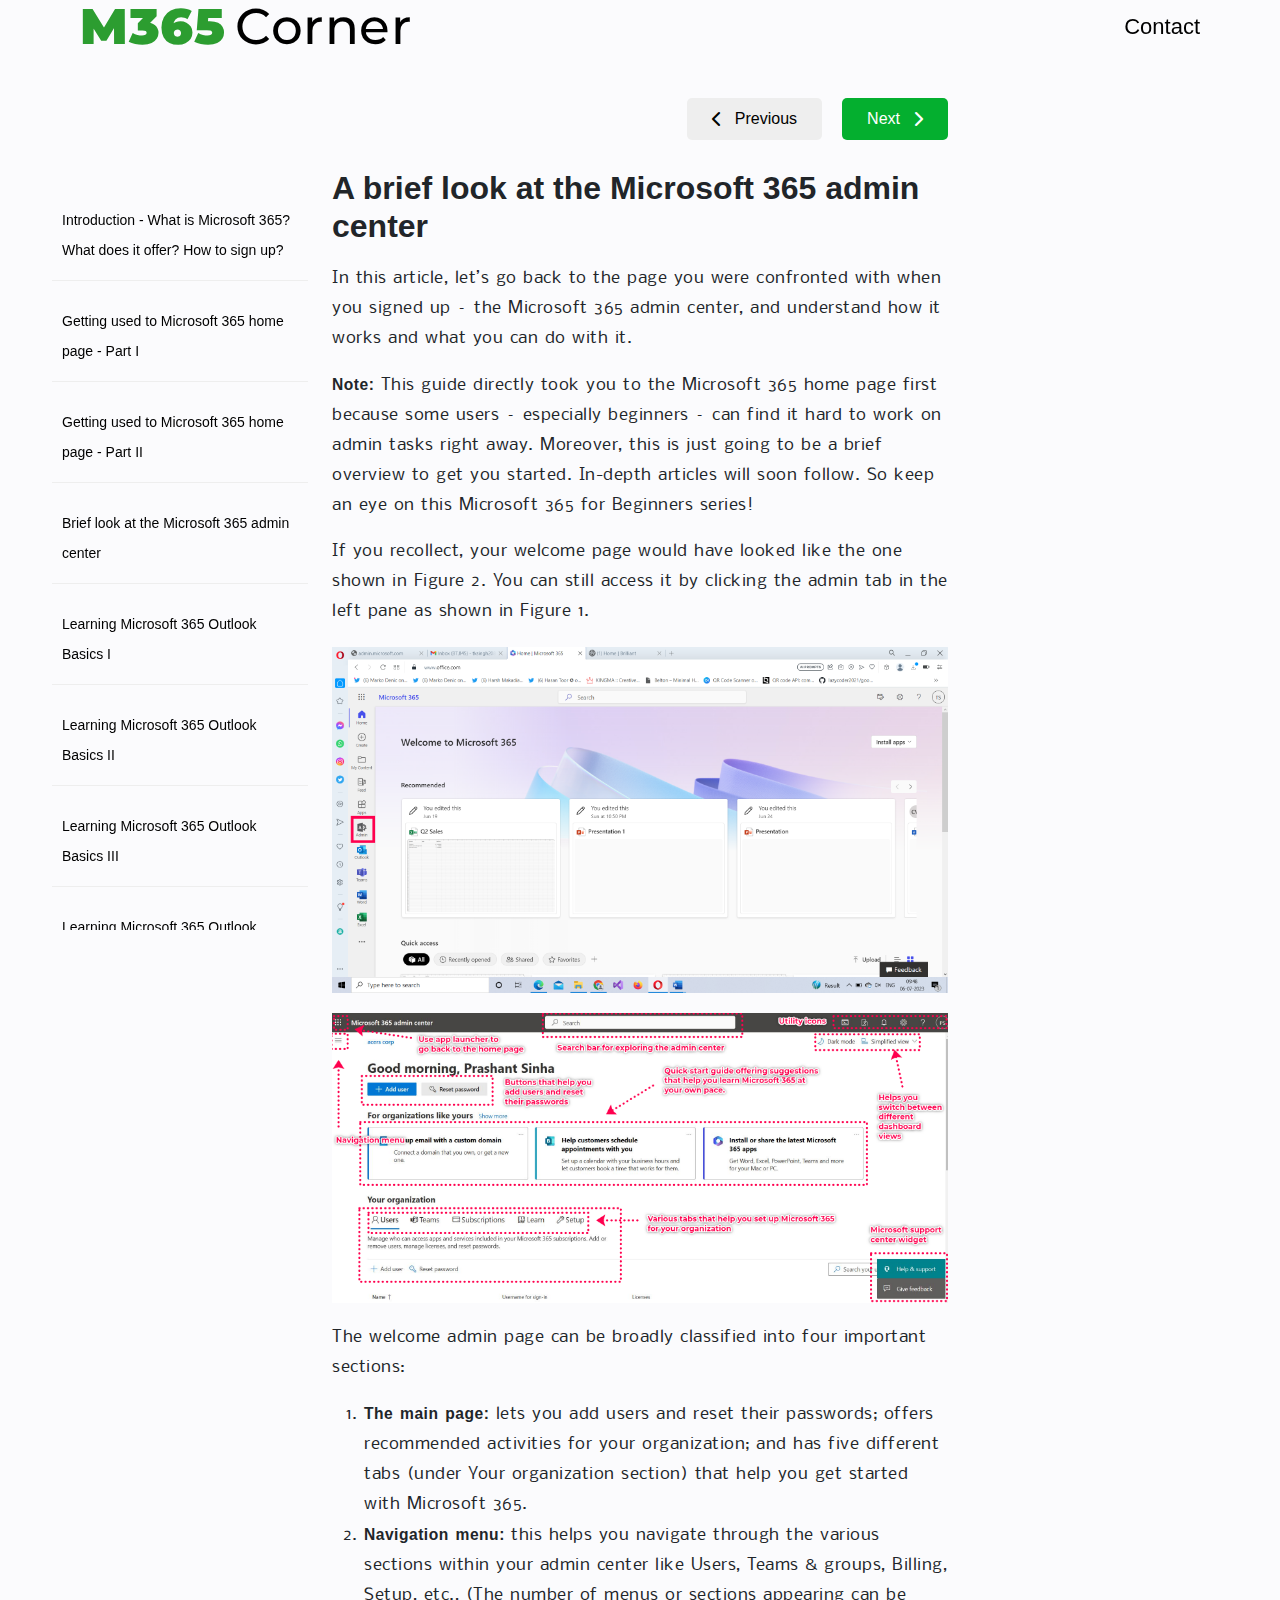
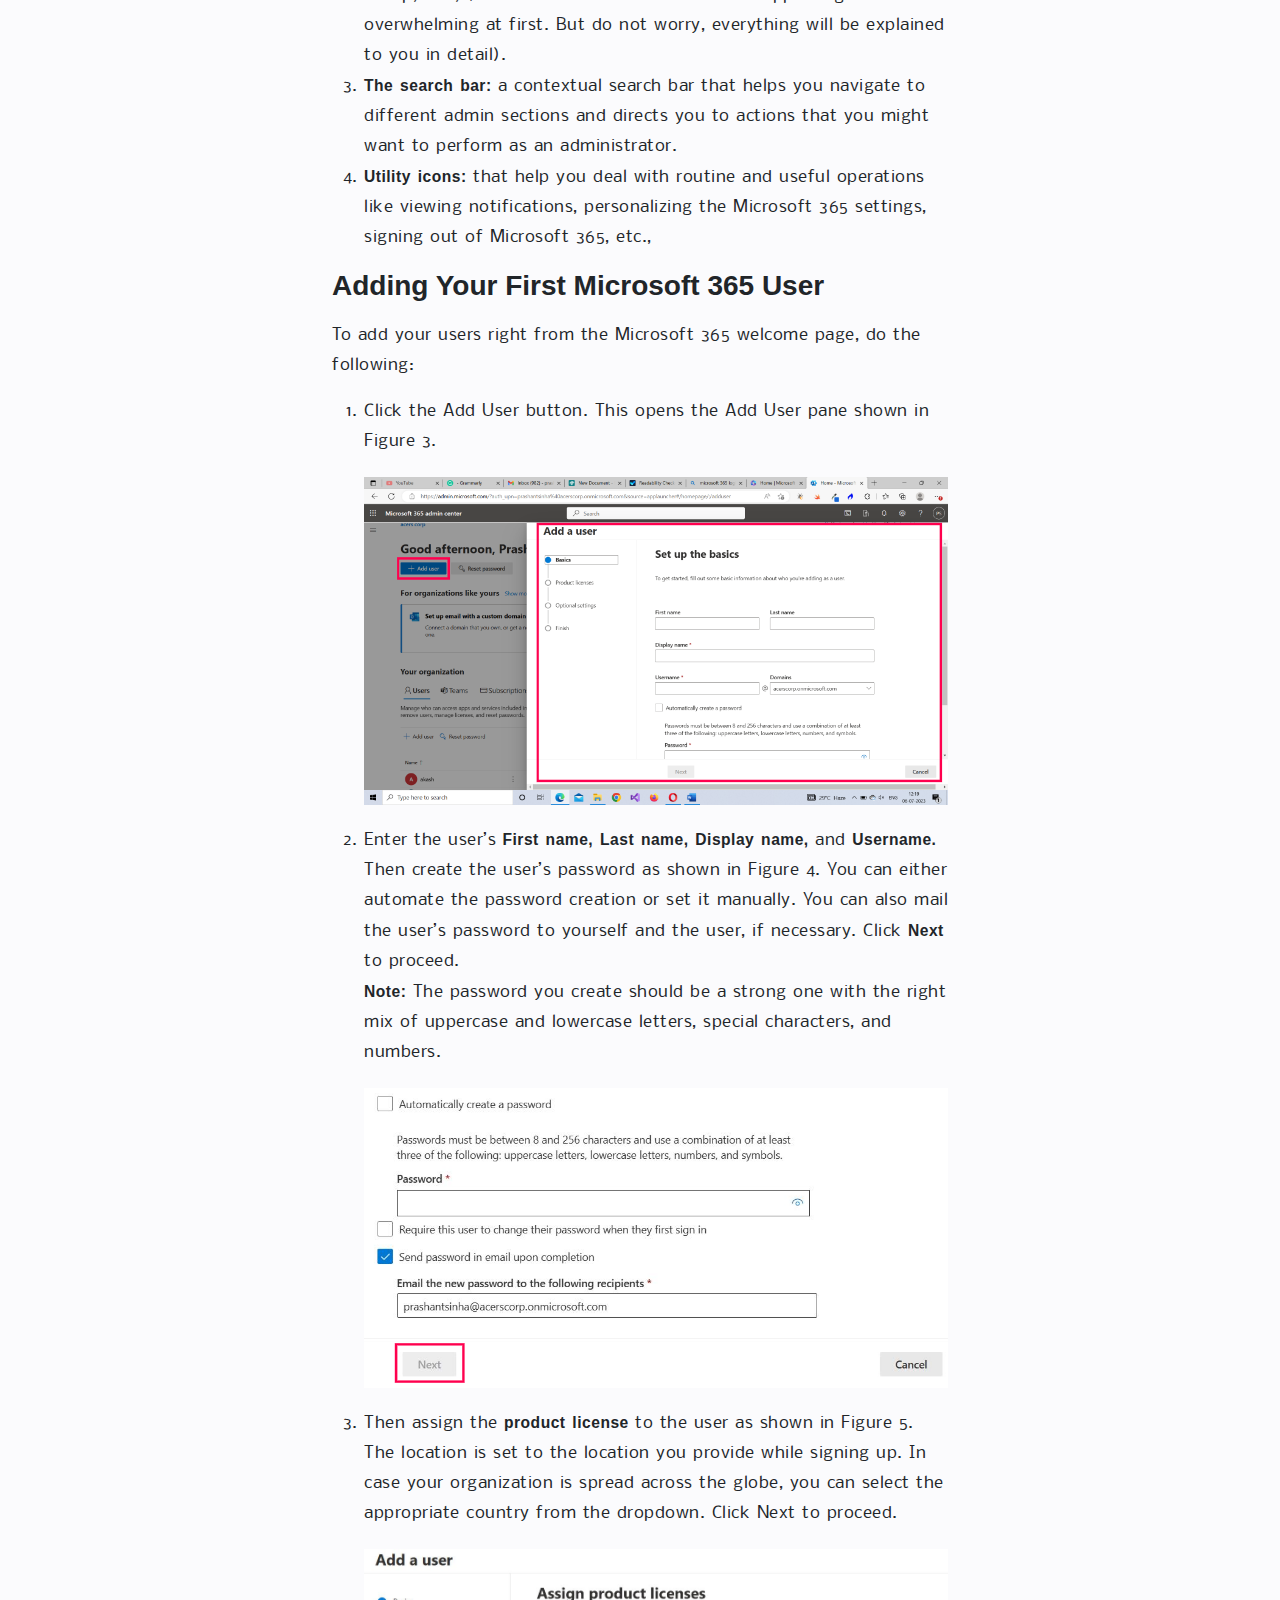
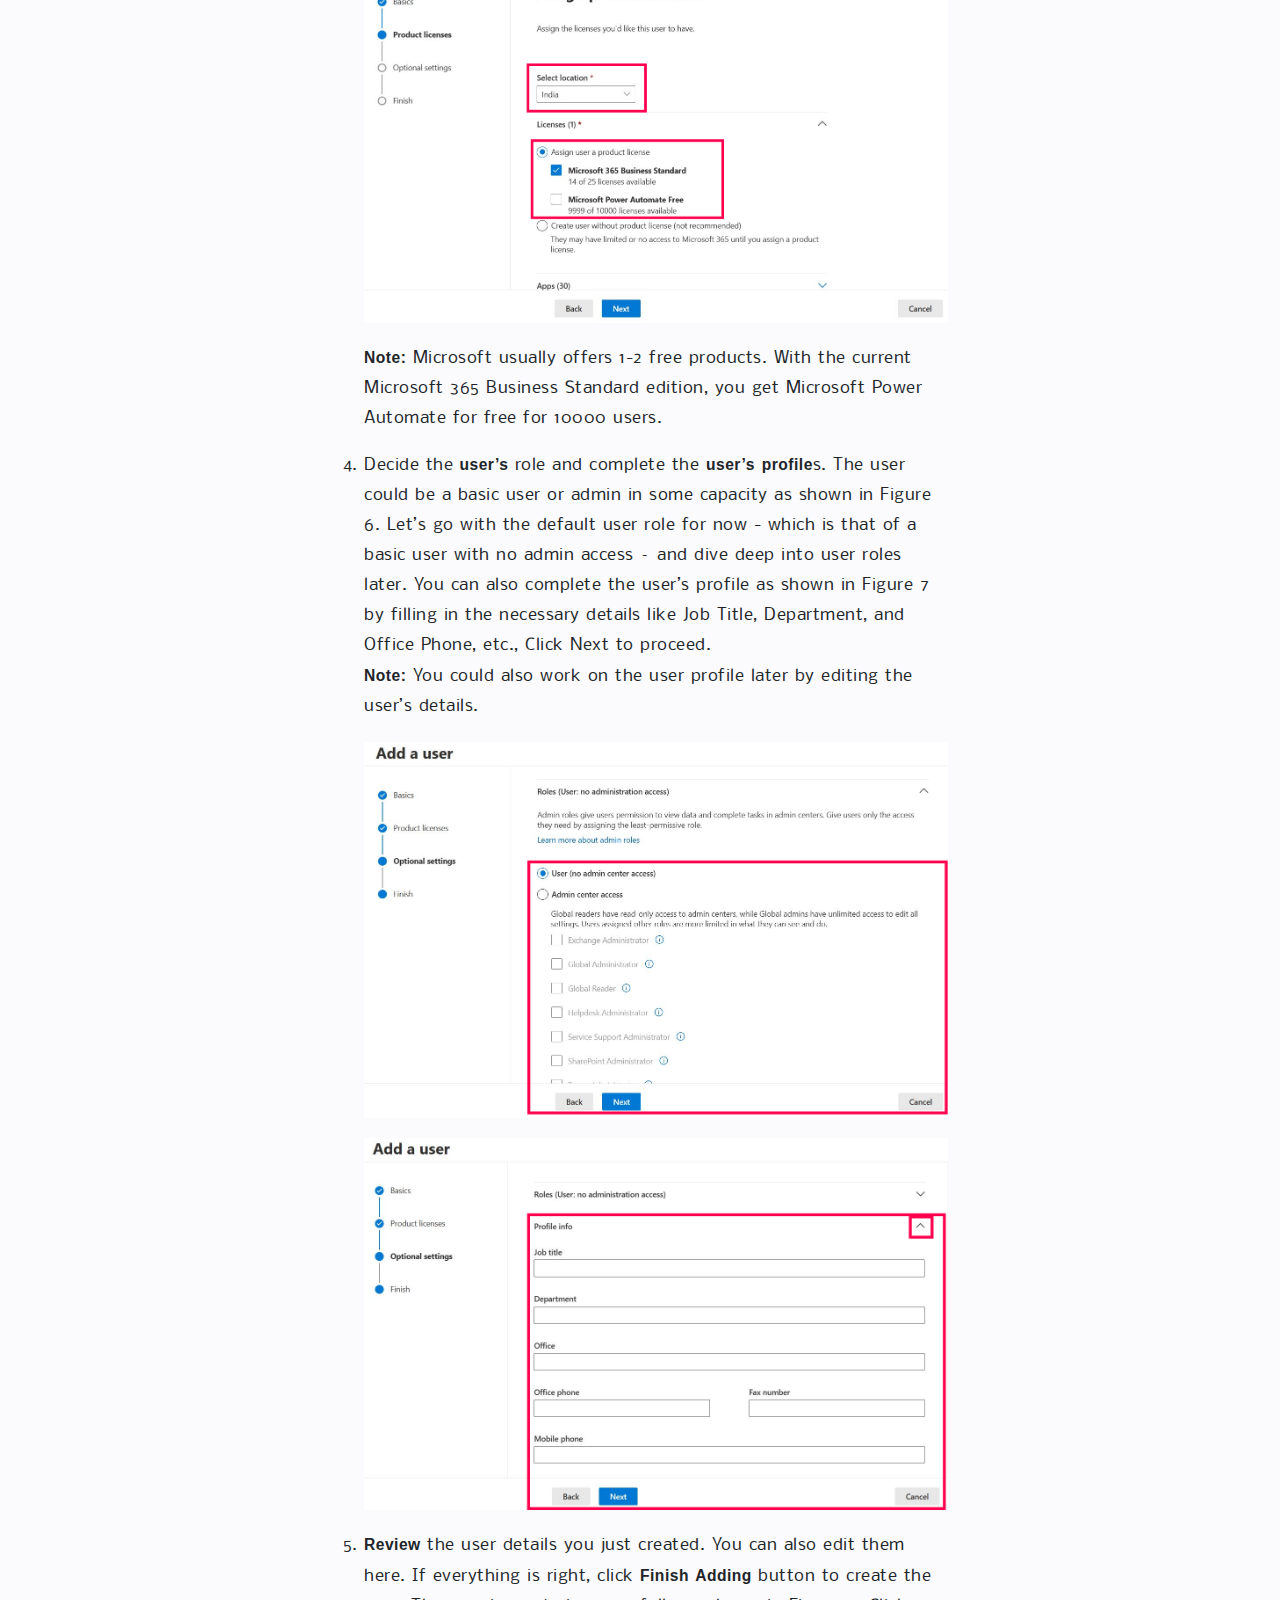
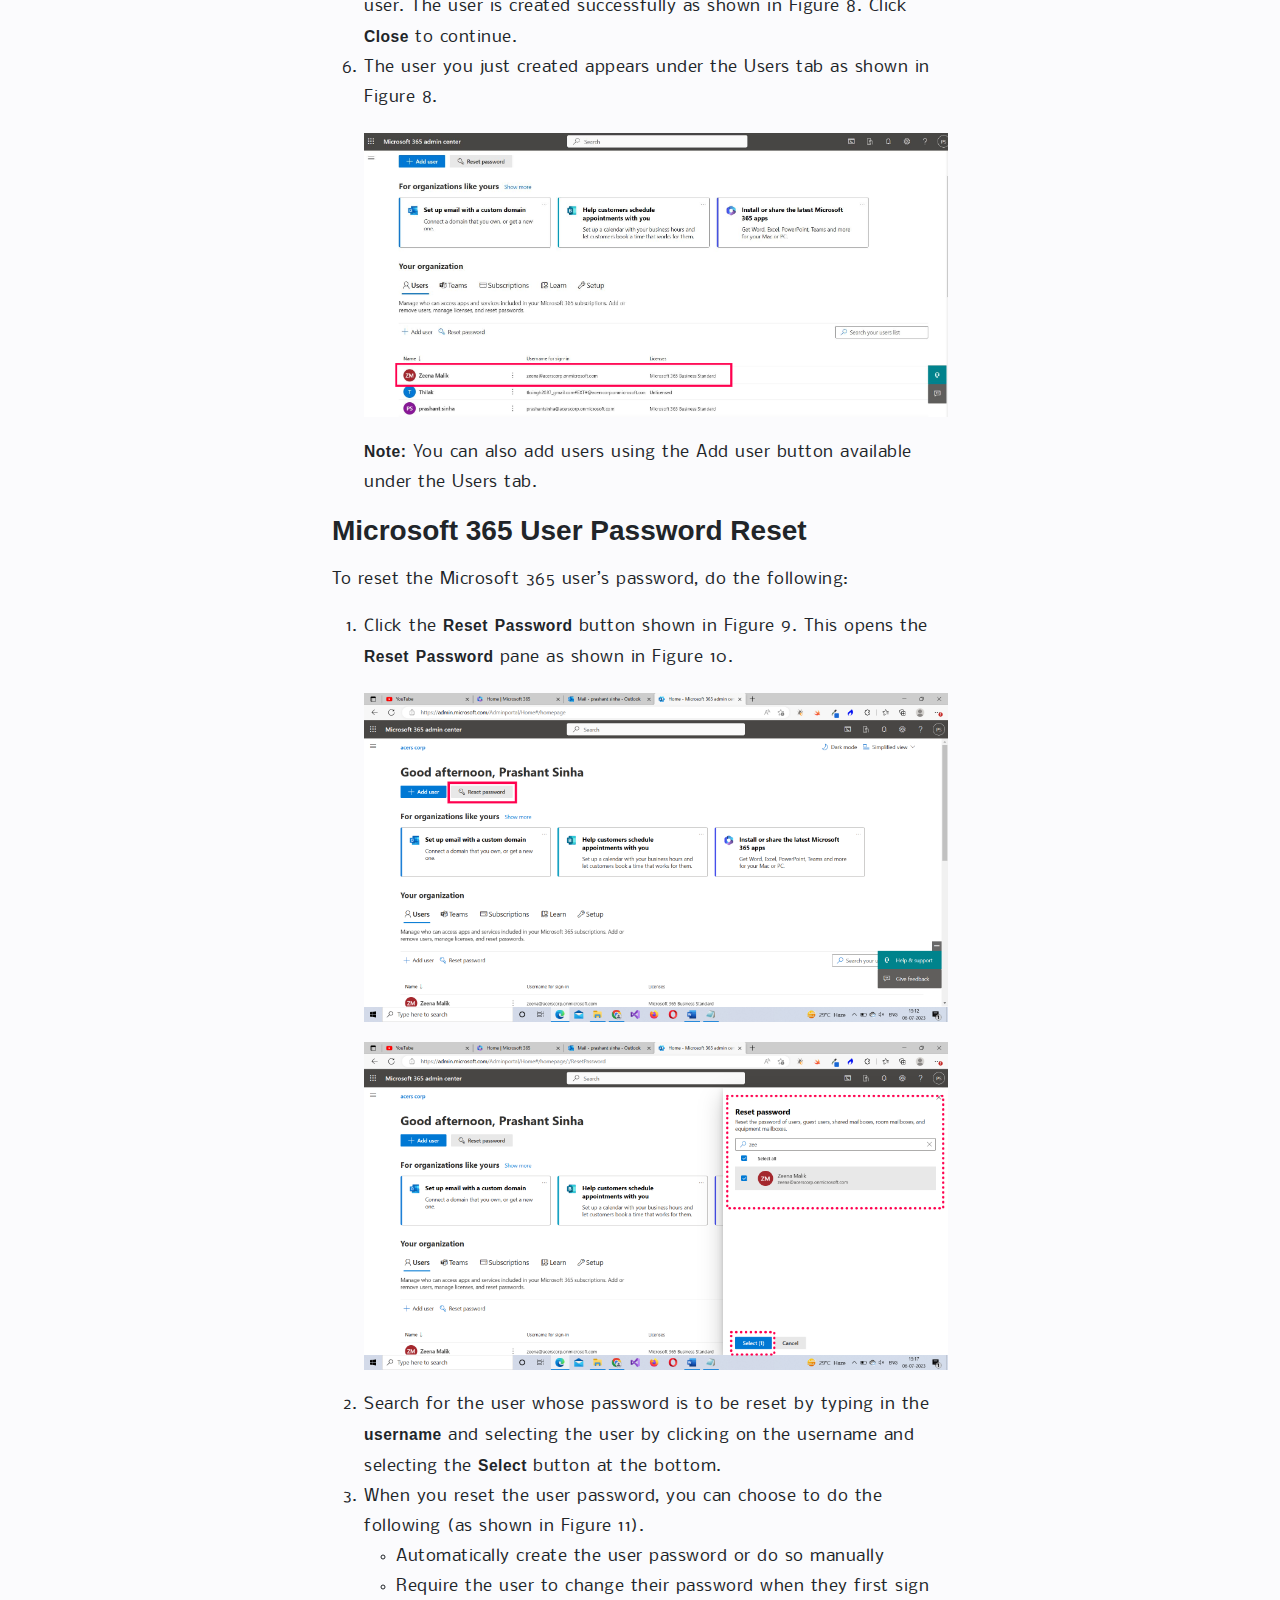
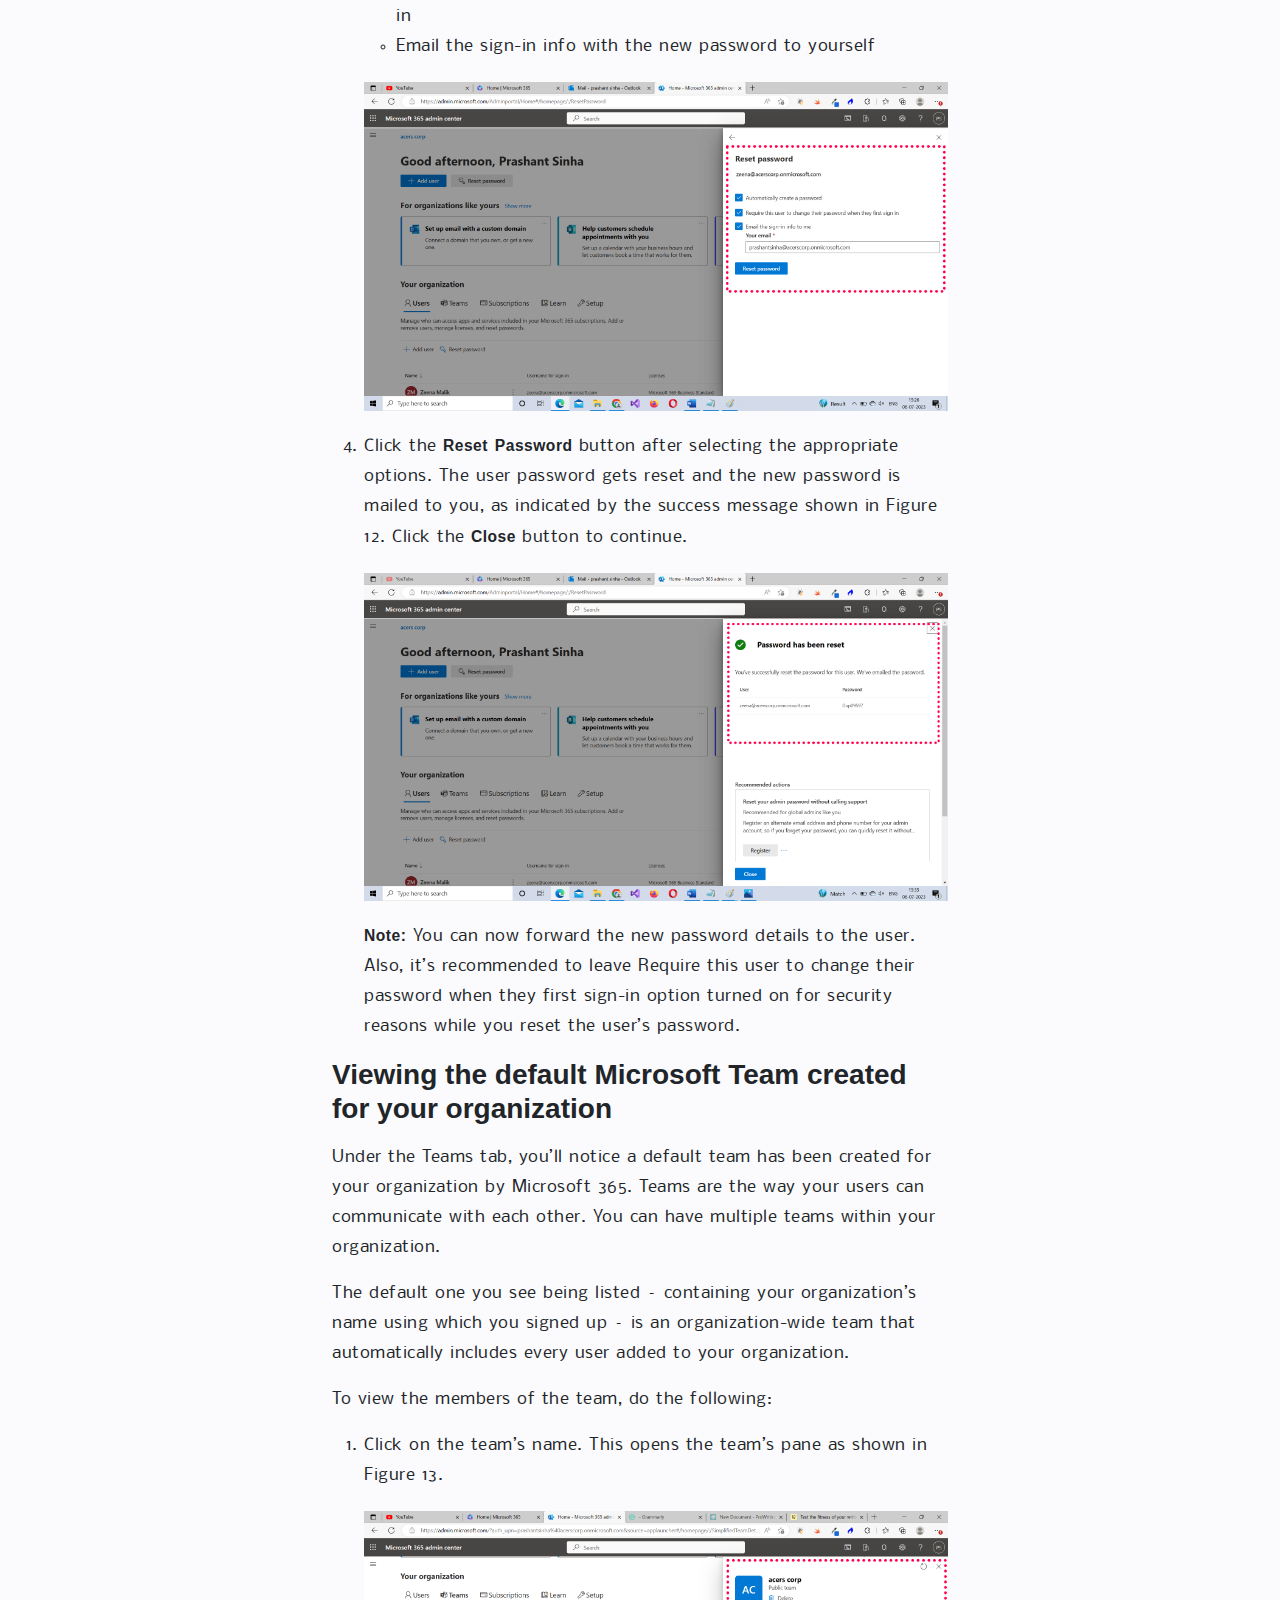
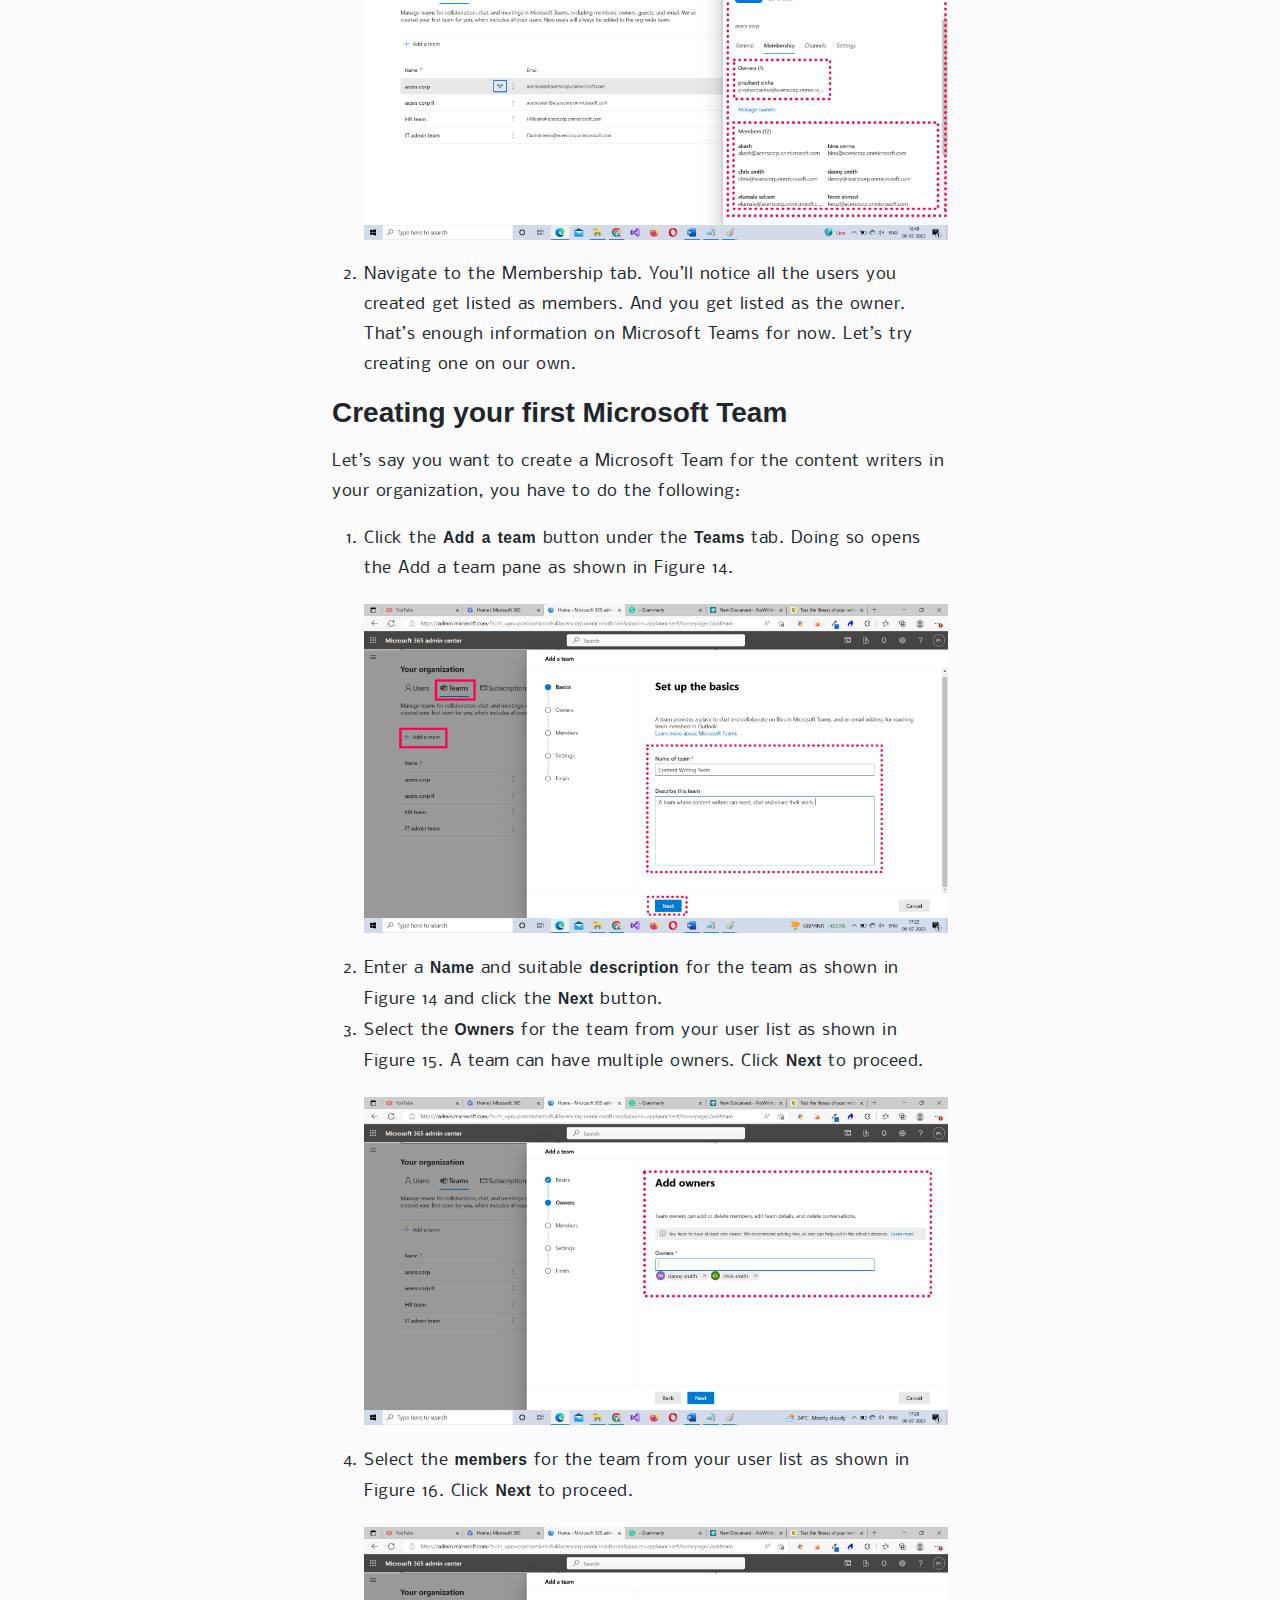
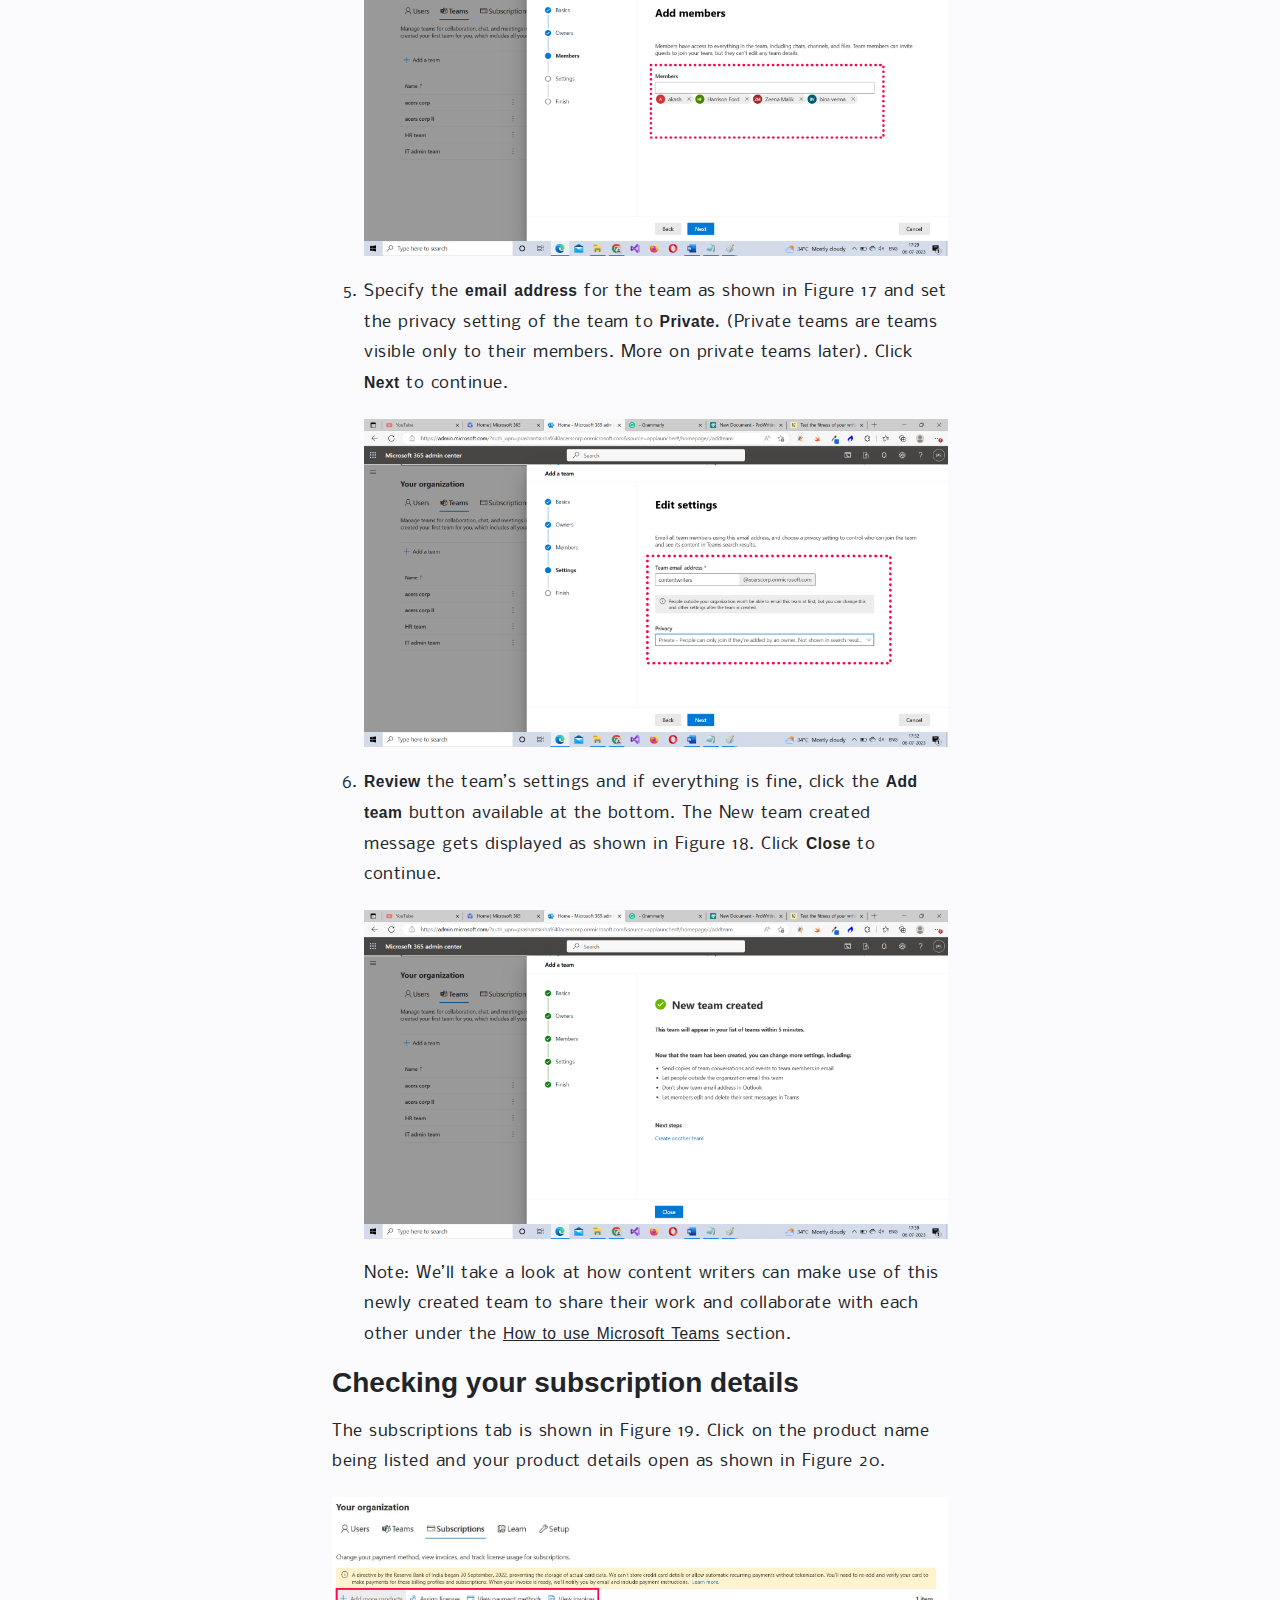
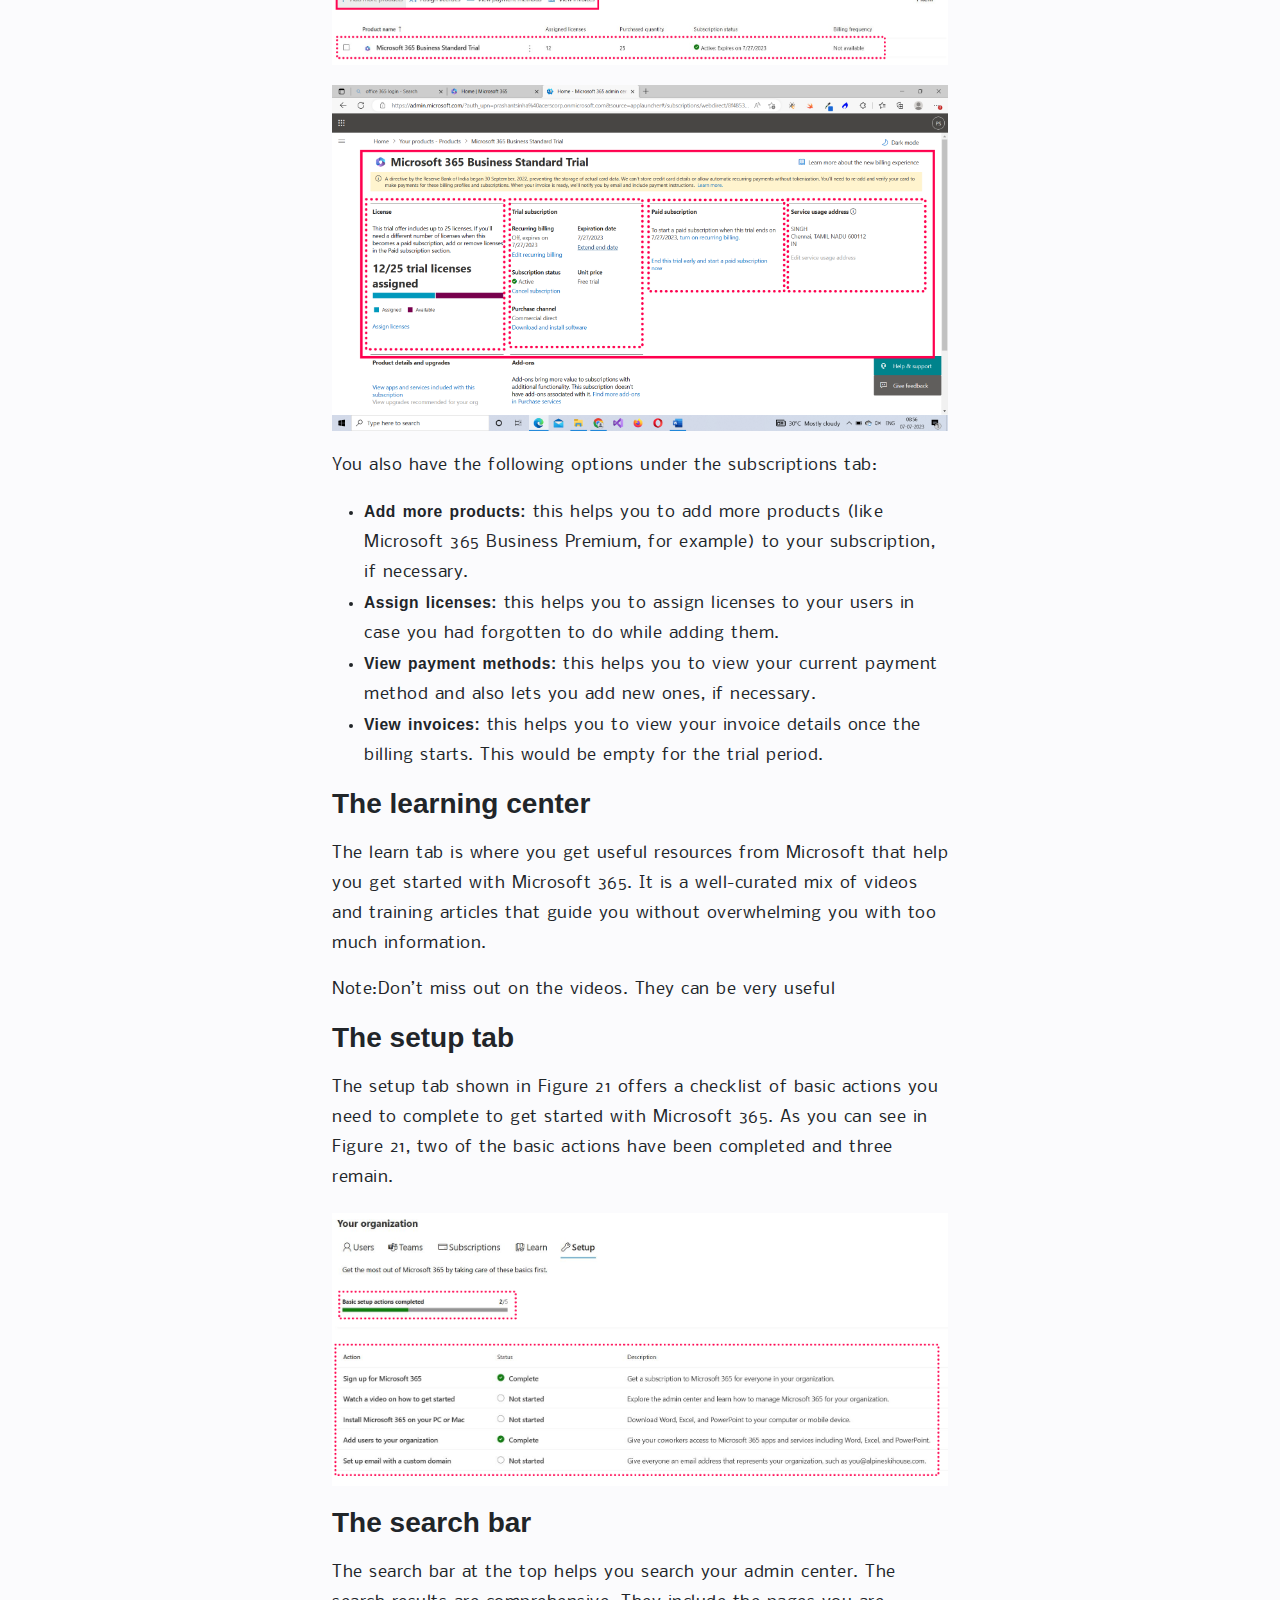
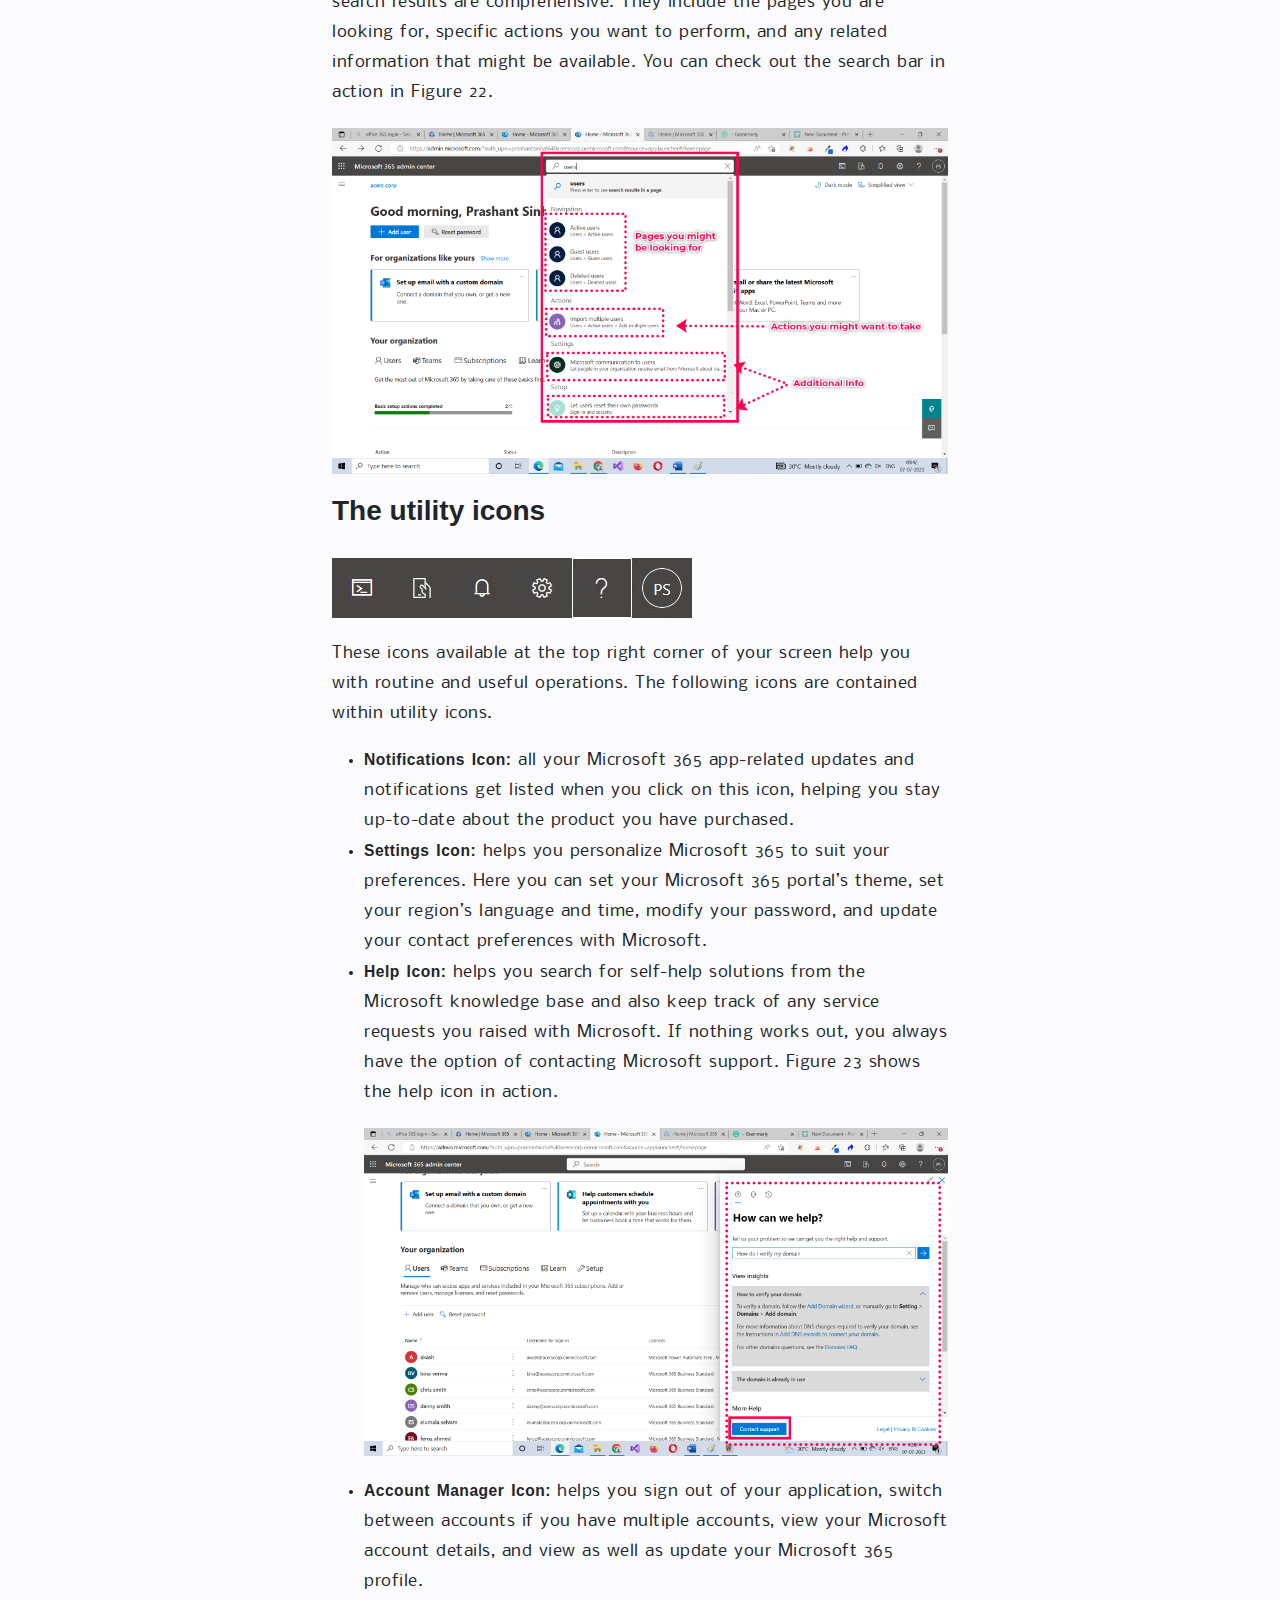
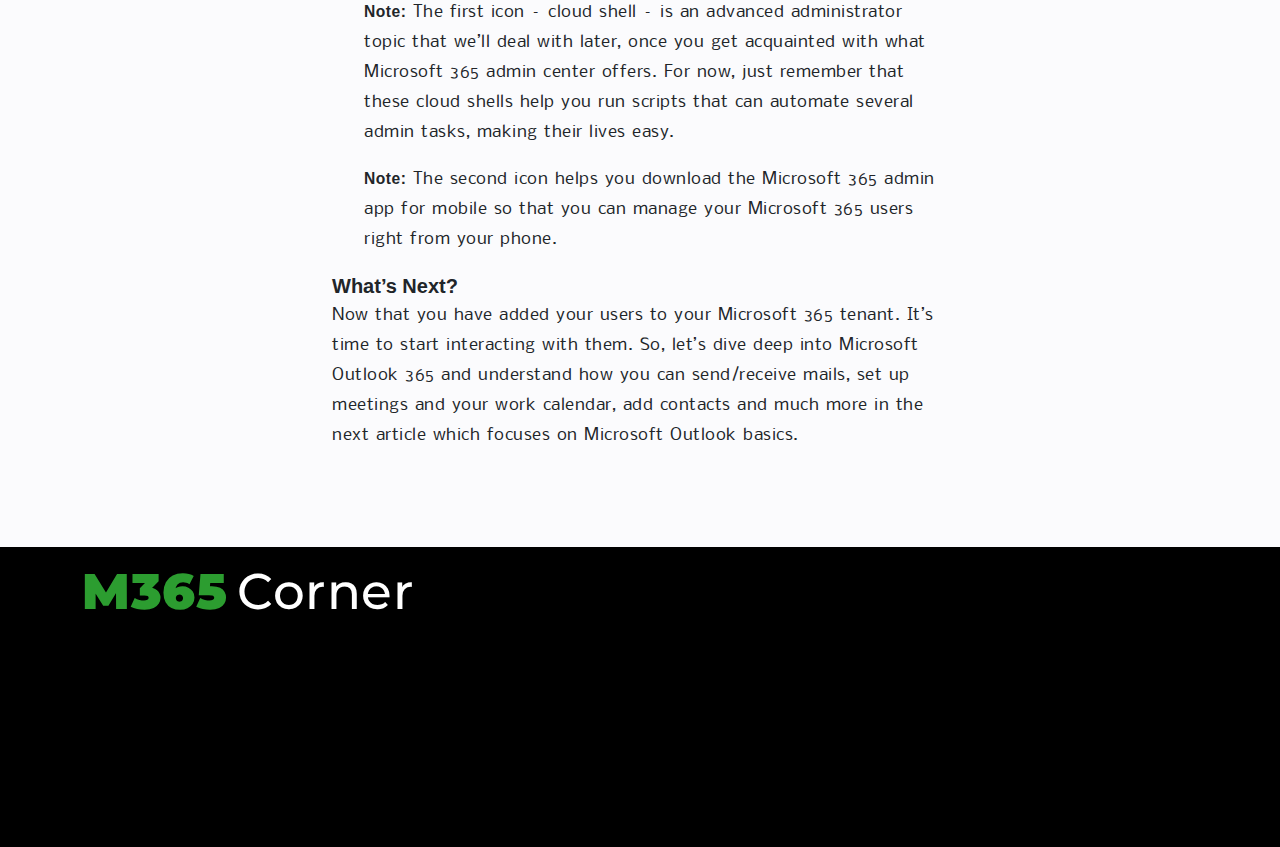
<file: m365-for-beginners/Microsoft-365-admin-center.html>
﻿<!DOCTYPE html>
<html lang="en">
<head>
    <meta charset="UTF-8">
    <meta name="viewport" content="width=device-width, initial-scale=1.0">
    <title>M365Corner - Offers M365 Admin & User Tutorials</title>

    <link rel='stylesheet' type='text/css' media='screen' href='../style.css'>
    
    <meta content="Microsoft 365 Tutorials, Office 365 Tutorials, Microsoft 365, Office 365, M365" name="keywords ">
    <meta content="M365Corner contains M365 tutorials for basic users, administrators & developers. GIF based how to articles offering step-by-step guidance are also available." name="description">

    <!-- bootstrap links -->
    <link rel="stylesheet" href="https://cdn.jsdelivr.net/npm/bootstrap-icons@1.10.5/font/bootstrap-icons.css">
    <link href="https://cdn.jsdelivr.net/npm/bootstrap@5.0.2/dist/css/bootstrap.min.css" rel="stylesheet">
    <!-- font awesome link -->
    <link rel="stylesheet" href="https://cdnjs.cloudflare.com/ajax/libs/font-awesome/6.4.2/css/all.min.css" />
</head>
<body>
    
    <div class="container-fluid banner-section">
        <nav class="container navbar navbar-expand-lg navbar-light  navbar-1">
            <i class="fa-solid fa-bars menu-icon"></i>
            <div class="col-lg-4 logo-mq">
                <a href="/prasana anna/google-site-office/m365-corner-new-version/index.html" class="site-log">
                    <p class="logo-text" style="font-weight: 700;">M365<span  class="logo-text-second">Corner</span></p>
                </a>
            </div>
            <ul class="contact-page">
                <li>
                    <a  href="#">Contact</a>
                </li>
            </ul> 
        </nav>
        <div class="container-fluid main-page">
            <div class="row">
                <div class="col-lg-3 main-contains-box side-slider-box  slider-menu hide-div">
                    <ul class="bg-ulst side-ul">
                        <li><a class="slider-link" href="microsoft-365-beginner-series-sign-up-process.html">Introduction - What is Microsoft 365? What does it offer? How to sign up?</a></li>
                        <li><a class="slider-link" href="Microsoft-365-home-page-Part-I.html">Getting used to Microsoft 365 home page - Part I</a></li>
                        <li><a class="slider-link" href="Microsoft-365-home-page-Part-II.html">Getting used to Microsoft 365 home page - Part II</a></li>
                        <li><a class="slider-link" href="Microsoft-365-admin-center.html">Brief look at the Microsoft 365 admin center</a></li>
                        <li><a class="slider-link" href="Microsoft-365-email-(outlook)-essentials-Part-I.html">Learning Microsoft 365 Outlook Basics I</a></li>
                        <li><a class="slider-link" href="microsoft-365-outlook-basics-II.html">Learning Microsoft 365 Outlook Basics II</a></li>
                        <li><a class="slider-link" href="microsoft-365-outlook-basics-III.html">Learning Microsoft 365 Outlook Basics III</a></li>
                        <li><a class="slider-link" href="microsoft-365-outlook-basics-IV.html">Learning Microsoft 365 Outlook Basics IV</a></li>
                        <li><a class="slider-link" href="introducing-microsoft-teams.html">Introducing Microsoft Teams</a></li>
                    </ul>
                </div>
                <div class="col-lg-6 main-contains-box center-details">
                    <div class="next-ntn">
                        <div class="two-btns">
                            <div><a href="Microsoft-365-home-page-Part-II.html" class="btn-1"><i class="fa-solid fa-chevron-left"></i>Previous</a></div>
                            <div><a href="Microsoft-365-email-(outlook)-essentials-Part-I.html" class="btn-2">Next<i class="fa-solid fa-chevron-right"></i></a></div>
                        </div>
                    </div>
                    <h1 class="bg-h1st">A brief look at the Microsoft 365 admin center</h1>
                    <p>In this article, let’s go back to the page you were confronted with when you signed up – the Microsoft 365 admin center, and understand how it works and what you can do with it.</p>
                    <p><b>Note:</b> This guide directly took you to the Microsoft 365 home page first because some users – especially beginners – can find it hard to work on admin tasks right away. Moreover, this is just going to be a brief overview to get you started. In-depth articles will soon follow. So keep an eye on this Microsoft 365 for Beginners series!</p>
                    <p>If you recollect, your welcome page would have looked like the one shown in Figure 2. You can still access it by clicking the admin tab in the left pane as shown in Figure 1.</p>
                    <div class="img-section">
                        <img src="img/accessing-admin-center.png" class="img-fluid" alt="">
                    </div>
                    <div class="img-section">
                        <img src="img/overview-image.png" class="img-fluid" alt="">
                    </div>
                    <p>The welcome admin page can be broadly classified into four important sections:</p>
                    <ol>
                        <li class="link-li">
                            <b>The main page:</b> lets you add users and reset their passwords; offers recommended activities for your organization; and has five different tabs (under Your organization section) that help you get started with Microsoft 365.
                        </li>
                        <li class="link-li">
                            <b>Navigation menu:</b> this helps you navigate through the various sections within your admin center like Users, Teams & groups, Billing, Setup, etc., (The number of menus or sections appearing can be overwhelming at first. But do not worry, everything will be explained to you in detail).
                        </li>
                        <li class="link-li">
                            <b>The search bar:</b> a contextual search bar that helps you navigate to different admin sections and directs you to actions that you might want to perform as an administrator.
                        </li>
                        <li class="link-li">
                            <b>Utility icons:</b> that help you deal with routine and useful operations like viewing notifications, personalizing the Microsoft 365 settings, signing out of Microsoft 365, etc.,
                        </li>
                    </ol>
                    <h2 class="bg-h2st">Adding Your First Microsoft 365 User</h2>
                    <p>To add your users right from the Microsoft 365 welcome page, do the following:</p>
                    <ol>
                        <li class="link-li">
                            Click the Add User button. This opens the Add User pane shown in Figure 3.
                            <div class="img-section">
                                <img src="img/add-user.png" class="img-fluid" alt="">
                            </div>
                        </li>
                        <li class="link-li">
                            Enter the user’s <b>First name, Last name, Display name,</b> and <b>Username.</b> Then create the user’s password as shown in Figure 4. You can either automate the password creation or set it manually. You can also mail the user’s password to yourself and the user, if necessary. Click <b>Next</b> to proceed.
                            <p><b>Note:</b> The password you create should be a strong one with the right mix of uppercase and lowercase letters, special characters, and numbers.</p>
                            <div class="img-section">
                                <img src="img/creating-user-password.png" class="img-fluid" alt="">
                            </div>
                        </li>
                        <li class="link-li">
                            Then assign the <b>product license</b> to the user as shown in Figure 5. The location is set to the location you provide while signing up. In case your organization is spread across the globe, you can select the appropriate country from the dropdown. Click Next to proceed.
                            <div class="img-section">
                                <img src="img/assign-license.png" class="img-fluid" alt="">
                            </div>
                            <p><b>Note:</b> Microsoft usually offers 1-2 free products. With the current Microsoft 365 Business Standard edition, you get Microsoft Power Automate for free for 10000 users.</p>
                        </li>
                        <li class="link-li">
                            Decide the <b>user’s</b> role and complete the <b>user’s profile</b>s. The user could be a basic user or admin in some capacity as shown in Figure 6. Let’s go with the default user role for now - which is that of a basic user with no admin access – and dive deep into user roles later. You can also complete the user’s profile as shown in Figure 7 by filling in the necessary details like Job Title, Department, and Office Phone, etc., Click Next to proceed.
                            <p><b>Note:</b> You could also work on the user profile later by editing the user’s details.</p>
                            <div class="img-section">
                                <img src="img/user-roles.png" class="img-fluid" alt="">
                            </div>
                            <div class="img-section">
                                <img src="img/user-profile.png" class="img-fluid" alt="">
                            </div>
                        </li>
                        <li class="link-li">
                            <b>Review</b> the user details you just created. You can also edit them here. If everything is right, click <b>Finish Adding</b> button to create the user. The user is created successfully as shown in Figure 8. Click <b>Close</b> to continue.
                        </li>
                        <li class="link-li">
                            The user you just created appears under the Users tab as shown in Figure 8.
                            <div class="img-section">
                                <img src="img/user-in-users-list.png" class="img-fluid" alt="">
                            </div>
                            <p><b>Note:</b> You can also add users using the Add user button available under the Users tab.</p>
                        </li>
                    </ol>

                    <h2 class="bg-h2st">Microsoft 365 User Password Reset</h2>
                    <p>To reset the Microsoft 365 user’s password, do the following:</p>
                    <ol>
                        <li class="link-li">
                            Click the <b>Reset Password</b> button shown in Figure 9. This opens the <b>Reset Password</b> pane as shown in Figure 10.
                            <div class="img-section">
                                <img src="img/reset-password.png" class="img-fluid" alt="">
                            </div>
                            <div class="img-section">
                                <img src="img/reset-password-2.png" class="img-fluid" alt="">
                            </div>
                        </li>
                        <li class="link-li">
                            Search for the user whose password is to be reset by typing in the <b>username</b> and selecting the user by clicking on the username and selecting the <b>Select</b> button at the bottom.
                        </li>
                        <li class="link-li">
                            When you reset the user password, you can choose to do the following (as shown in Figure 11).
                            <ul>
                                <li class="link-li">Automatically create the user password or do so manually</li>
                                <li class="link-li">Require the user to change their password when they first sign in</li>
                                <li class="link-li">Email the sign-in info with the new password to yourself</li>
                            </ul>
                            <div class="img-section">
                                <img src="img/password-reset-one-more.png" class="img-fluid" alt="">
                            </div>
                        </li>
                        <li class="link-li">
                            Click the <b>Reset Password</b> button after selecting the appropriate options. The user password gets reset and the new password is mailed to you, as indicated by the success message shown in Figure 12. Click the <b>Close</b> button to continue.
                            <div class="img-section">
                                <img src="img/password-reset-success-msg.png" class="img-fluid" alt="">
                            </div>
                            <p><b>Note:</b> You can now forward the new password details to the user. Also, it’s recommended to leave Require this user to change their password when they first sign-in option turned on for security reasons while you reset the user’s password.</p>
                        </li>
                    </ol>

                    <h2 class="bg-h2st">Viewing the default Microsoft Team created for your organization</h2>
                    <p>Under the Teams tab, you’ll notice a default team has been created for your organization by Microsoft 365. Teams are the way your users can communicate with each other. You can have multiple teams within your organization.</p> 
                    <p>The default one you see being listed – containing your organization’s name using which you signed up – is an organization-wide team that automatically includes every user added to your organization.</p>   
                    <p>To view the members of the team, do the following:</p>
                    <ol>
                        <li class="link-li">
                            Click on the team’s name. This opens the team’s pane as shown in Figure 13.
                            <div class="img-section">
                                <img src="img/default-team-members.png" class="img-fluid" alt="">
                            </div>
                        </li>
                        <li class="link-li">
                            Navigate to the Membership tab. You’ll notice all the users you created get listed as members. And you get listed as the owner.
                            <p>That’s enough information on Microsoft Teams for now. Let’s try creating one on our own.</p>
                        </li>
                    </ol>

                    <h2 class="bg-h2st">Creating your first Microsoft Team</h2>
                    <p>Let’s say you want to create a Microsoft Team for the content writers in your organization, you have to do the following:</p>
                    <ol>
                        <li class="link-li">
                            Click the <b>Add a team</b> button under the <b>Teams</b> tab. Doing so opens the Add a team pane as shown in Figure 14.
                            <div class="img-section">
                                <img src="img/creating-team-1.png" class="img-fluid" alt="">
                            </div>
                        </li>
                        <li class="link-li">
                            Enter a <b>Name</b> and suitable <b>description</b> for the team as shown in Figure 14 and click the <b>Next</b> button.
                        </li>
                        <li class="link-li">
                            Select the <b>Owners</b> for the team from your user list as shown in Figure 15. A team can have multiple owners. Click <b>Next</b> to proceed.
                            <div class="img-section">
                                <img src="img/creating-team-2.png" class="img-fluid" alt="">
                            </div>
                        </li>
                        <li class="link-li">
                            Select the <b>members</b> for the team from your user list as shown in Figure 16. Click <b>Next</b> to proceed.
                            <div class="img-section">
                                <img src="img/creating-team-3.png" class="img-fluid" alt="">
                            </div>
                        </li>
                        <li class="link-li">
                            Specify the <b>email address</b> for the team as shown in Figure 17 and set the privacy setting of the team to <b>Private.</b> (Private teams are teams visible only to their members. More on private teams later). Click <b>Next</b> to continue.
                            <div class="img-section">
                                <img src="img/creating-team-4.png" class="img-fluid" alt="">
                            </div>
                        </li>
                        <li class="link-li">
                            <b>Review</b> the team’s settings and if everything is fine, click the <b>Add team</b> button available at the bottom. The New team created message gets displayed as shown in Figure 18. Click <b>Close</b> to continue. 
                            <div class="img-section">
                                <img src="img/creating-team-5.png" class="img-fluid" alt="">
                            </div>
                            <p>Note: We’ll take a look at how content writers can make use of this newly created team to share their work and collaborate with each other under the <u>How to use Microsoft Teams</u> section.</p>
                        </li>
                    </ol>

                    <h2 class="bg-h2st">Checking your subscription details</h2>
                    <p>The subscriptions tab is shown in Figure 19. Click on the product name being listed and your product details open as shown in Figure 20.</p>
                    <div class="img-section">
                        <img src="img/subscriptions-tab.png" class="img-fluid" alt="">
                    </div>
                    <div class="img-section">
                        <img src="img/subscription-details.png" class="img-fluid" alt="">
                    </div>
                    <p>You also have the following options under the subscriptions tab:</p>
                    <ul>
                        <li class="link-li">
                            <b>Add more products:</b> this helps you to add more products (like Microsoft 365 Business Premium, for example) to your subscription, if necessary.
                        </li>
                        <li class="link-li">
                            <b>Assign licenses:</b> this helps you to assign licenses to your users in case you had forgotten to do while adding them.
                        </li>
                        <li class="link-li">
                            <b>View payment methods:</b> this helps you to view your current payment method and also lets you add new ones, if necessary.
                        </li>
                        <li class="link-li">
                            <b>View invoices:</b> this helps you to view your invoice details once the billing starts. This would be empty for the trial period.
                        </li>
                    </ul>
                    

                    <h2 class="bg-h2st">The learning center</h2>
                    <p>The learn tab is where you get useful resources from Microsoft that help you get started with Microsoft 365. It is a well-curated mix of videos and training articles that guide you without overwhelming you with too much information.</p>
                    <p>Note:Don’t miss out on the videos. They can be very useful</p>

                    <h2 class="bg-h2st">The setup tab</h2>
                    <p>The setup tab shown in Figure 21 offers a checklist of basic actions you need to complete to get started with Microsoft 365. As you can see in Figure 21, two of the basic actions have been completed and three remain.</p>
                    <div class="img-section">
                        <img src="img/basic-setup-actions.png" class="img-fluid" alt="">
                    </div>

                    <h2 class="bg-h2st">The search bar</h2>
                    <p>The search bar at the top helps you search your admin center. The search results are comprehensive. They include the pages you are looking for, specific actions you want to perform, and any related information that might be available. You can check out the search bar in action in Figure 22.</p>
                    <div class="img-section">
                        <img src="img/search-bar.png" class="img-fluid" alt="">
                    </div>

                    <h2 class="bg-h2st">The utility icons</h2>
                    <div class="img-section">
                        <img src="img/utility-icons.jfif" class="img-fluid" alt="">
                    </div>
                    <p>These icons available at the top right corner of your screen help you with routine and useful operations. The following icons are contained within utility icons.</p>
                    <ul>
                        <li class="link-li">
                            <b>Notifications Icon:</b> all your Microsoft 365 app-related updates and notifications get listed when you click on this icon, helping you stay up-to-date about the product you have purchased.
                        </li>
                        <li class="link-li">
                            <b>Settings Icon:</b> helps you personalize Microsoft 365 to suit your preferences. Here you can set your Microsoft 365 portal’s theme, set your region’s language and time, modify your password, and update your contact preferences with Microsoft.
                        </li>
                        <li class="link-li">
                            <b>Help Icon:</b> helps you search for self-help solutions from the Microsoft knowledge base and also keep track of any service requests you raised with Microsoft. If nothing works out, you always have the option of contacting Microsoft support. Figure 23 shows the help icon in action.
                            <div class="img-section">
                                <img src="img/help-icon.png" class="img-fluid" alt="">
                            </div>
                        </li>
                        <li class="link-li">
                            <b>Account Manager Icon:</b> helps you sign out of your application, switch between accounts if you have multiple accounts, view your Microsoft account details, and view as well as update your Microsoft 365 profile.
                            <p><b>Note:</b> The first icon – cloud shell – is an advanced administrator topic that we’ll deal with later, once you get acquainted with what Microsoft 365 admin center offers. For now, just remember that these cloud shells help you run scripts that can automate several admin tasks, making their lives easy.</p>
                            <p><b>Note:</b> The second icon helps you download the Microsoft 365 admin app for mobile so that you can manage your Microsoft 365 users right from your phone.</p>
                        </li>
                    </ul>
                    <span class="headspan">What’s Next?</span>
                    <p>Now that you have added your users to your Microsoft 365 tenant. It’s time to start interacting with them. So, let’s dive deep into Microsoft Outlook 365 and understand how you can send/receive mails, set up meetings and your work calendar, add contacts and much more in the next article which focuses on Microsoft Outlook basics.</p>

                </div>   
                <div class="col-lg-3 main-contains-box">

                </div> 
            </div>
            <div class="menu">
                <ul class="bg-ulst side-ul">
                    <li><a class="slider-link" href="What are the basics of Microsoft 365.html">Introduction - What is Microsoft 365? What does it offer? How to sign up?</a></li>
                    <li><a class="slider-link" href="Microsoft-365-home-page-Part-I.html">Getting used to Microsoft 365 home page - Part I</a></li>
                    <li><a class="slider-link" href="">Getting used to Microsoft 365 home page - Part II</a></li>
                    <li><a class="slider-link" href="">Brief look at the Microsoft 365 admin center</a></li>
                    <li><a class="slider-link" href="">Learning Microsoft 365 Outlook Basics I</a></li>
                    <li><a class="slider-link" href="">Learning Microsoft 365 Outlook Basics II</a></li>
                    <li><a class="slider-link" href="">Learning Microsoft 365 Outlook Basics III</a></li>
                    <li><a class="slider-link" href="">Learning Microsoft 365 Outlook Basics IV</a></li>
                    <li><a class="slider-link" href="">Introducing Microsoft Teams</a></li>
                </ul>    
                <!-- <div class="close-icon"><span>X</span></div> -->
            </div>
        </div>
        <!-- footer section -->
    <div class="container-fluid footer-section">
        <div class="container">
            <div class="row">
                <div class="col-lg-4 col-sm-12 col-md-6 footer-box">
                    <div class="col-lg-4">
                        <a href="index.html" class="site-log">
                            <p class="logo-text" style="font-weight: 700;">M365<span  class="logo-text-second" style="color: white !important;">Corner</span></p>
                        </a>
                    </div>
                </div>
            </div>
        </div>
    </div>
    </div>
    <script>
        document.querySelector('.menu-icon').addEventListener('click', function () {
            document.querySelector('.menu').classList.add('hide');
            document.querySelector('.menu').classList.toggle('move-menu');
        })  
    </script>
</body>
</html>
</file>
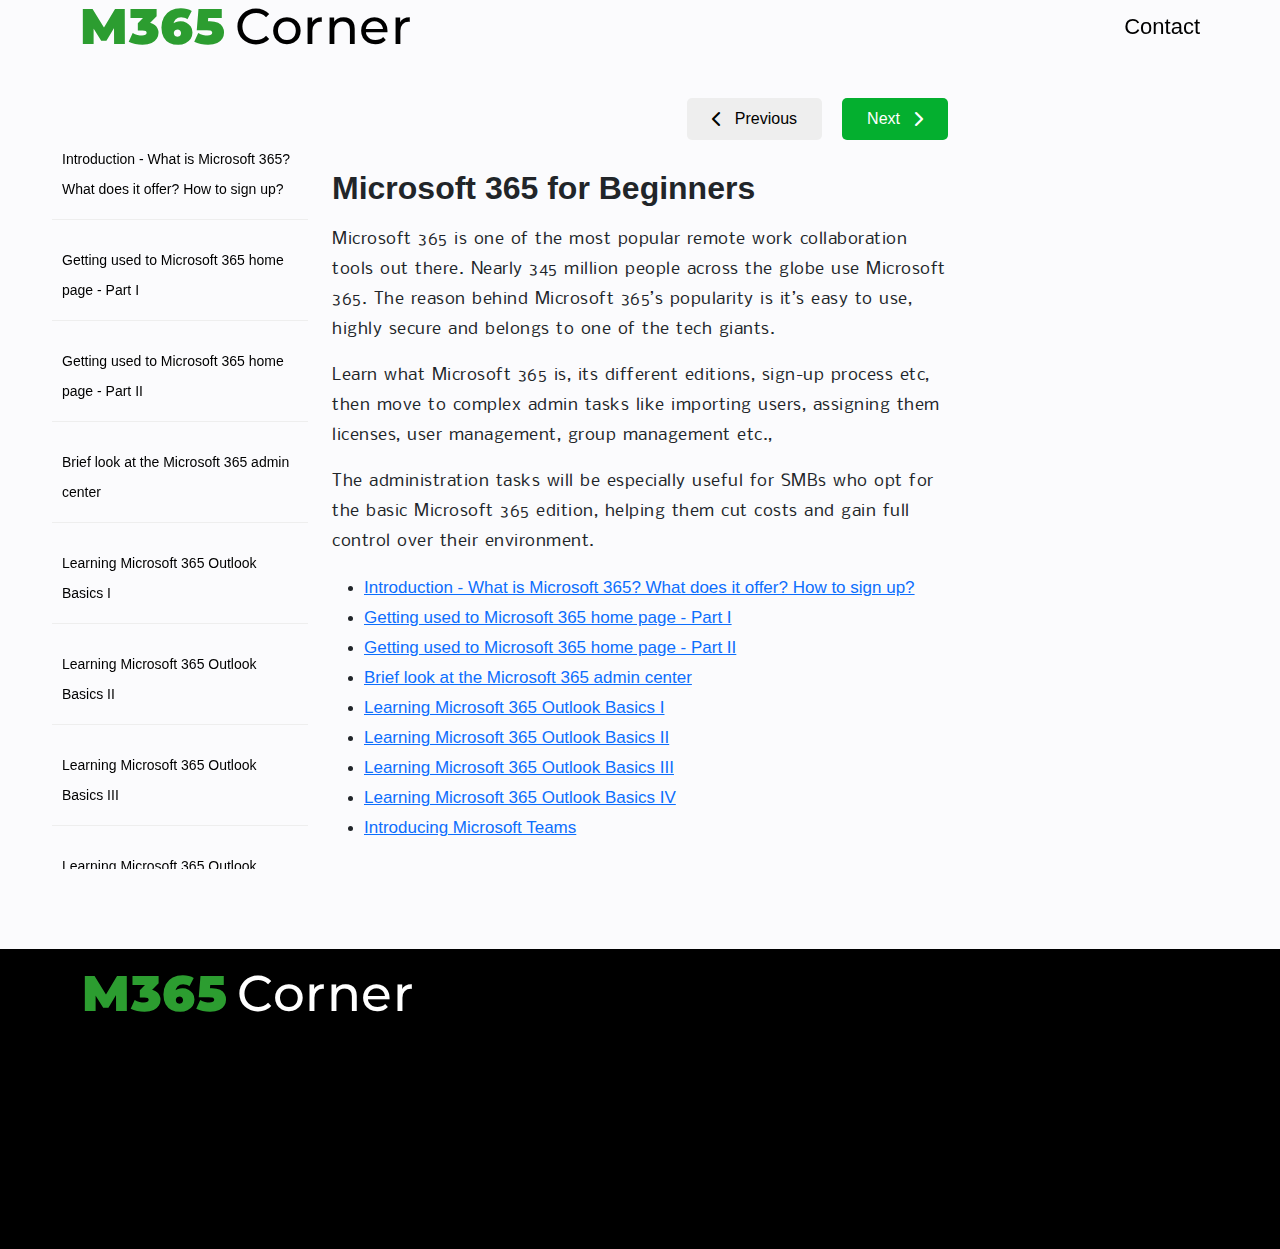
<file: m365-for-beginners/microsoft-365-beginner-series-overview.html>
﻿<!DOCTYPE html>
<html lang="en">
<head>
    <meta charset="UTF-8">
    <meta name="viewport" content="width=device-width, initial-scale=1.0">
    <title>M365Corner - Offers M365 Admin & User Tutorials</title>

    <link rel='stylesheet' type='text/css' media='screen' href='../style.css'>
    
    <meta content="Microsoft 365 Tutorials, Office 365 Tutorials, Microsoft 365, Office 365, M365" name="keywords ">
    <meta content="M365Corner contains M365 tutorials for basic users, administrators & developers. GIF based how to articles offering step-by-step guidance are also available." name="description">

    <!-- bootstrap links -->
    <link rel="stylesheet" href="https://cdn.jsdelivr.net/npm/bootstrap-icons@1.10.5/font/bootstrap-icons.css">
    <link href="https://cdn.jsdelivr.net/npm/bootstrap@5.0.2/dist/css/bootstrap.min.css" rel="stylesheet">
    <!-- font awesome link -->
    <link rel="stylesheet" href="https://cdnjs.cloudflare.com/ajax/libs/font-awesome/6.4.2/css/all.min.css" />
</head>
<body>
    
    <div class="container-fluid banner-section">
        <nav class="container navbar navbar-expand-lg navbar-light  navbar-1">
            <i class="fa-solid fa-bars menu-icon"></i>
            <div class="col-lg-4 logo-mq">
                <a href="/prasana anna/google-site-office/m365-corner-new-version/index.html" class="site-log">
                    <p class="logo-text" style="font-weight: 700;">M365<span  class="logo-text-second">Corner</span></p>
                </a>
            </div>
            <ul class="contact-page">
                <li>
                    <a  href="#">Contact</a>
                </li>
            </ul> 
        </nav>
        <div class="container-fluid main-page">
            <div class="row">
                <div class="col-lg-3 main-contains-box side-slider-box hide-div">
                    <ul class="bg-ulst side-ul">
                        <li><a class="slider-link" href="microsoft-365-beginner-series-sign-up-process.html">Introduction - What is Microsoft 365? What does it offer? How to sign up?</a></li>
                        <li><a class="slider-link" href="Microsoft-365-home-page-Part-I.html">Getting used to Microsoft 365 home page - Part I</a></li>
                        <li><a class="slider-link" href="Microsoft-365-home-page-Part-II.html">Getting used to Microsoft 365 home page - Part II</a></li>
                        <li><a class="slider-link" href="Microsoft-365-admin-center.html">Brief look at the Microsoft 365 admin center</a></li>
                        <li><a class="slider-link" href="Microsoft-365-email-(outlook)-essentials-Part-I.html">Learning Microsoft 365 Outlook Basics I</a></li>
                        <li><a class="slider-link" href="microsoft-365-outlook-basics-II.html">Learning Microsoft 365 Outlook Basics II</a></li>
                        <li><a class="slider-link" href="microsoft-365-outlook-basics-III.html">Learning Microsoft 365 Outlook Basics III</a></li>
                        <li><a class="slider-link" href="microsoft-365-outlook-basics-IV.html">Learning Microsoft 365 Outlook Basics IV</a></li>
                        <li><a class="slider-link" href="introducing-microsoft-teams.html">Introducing Microsoft Teams</a></li>
                    </ul>
                </div>
                <div class="col-lg-6 main-contains-box center-details">
                    <div class="next-ntn">
                        <div class="next-ntn">
                            <div class="two-btns">
                                <div><a href="/prasana anna/google-site-office/m365-corner-new-version/index.html" class="btn-1"><i class="fa-solid fa-chevron-left"></i>Previous</a></div>
                                <div><a href="microsoft-365-beginner-series-sign-up-process.html" class="btn-2">Next<i class="fa-solid fa-chevron-right"></i></a></div>
                            </div>
                        </div>
                    </div>
                    <h1 class="bg-h1st">Microsoft 365 for Beginners</h1>
                    <p class="bg-pst">Microsoft 365 is one of the most popular remote work collaboration tools out there. Nearly 345 million people across the globe use Microsoft 365. The reason behind Microsoft 365’s popularity is it’s easy to use, highly secure and belongs to one of the tech giants.</p>
                    <p class="bg-pst">Learn what Microsoft 365 is, its different editions, sign-up process etc, then move to complex admin tasks like importing users, assigning them licenses, user management, group management etc.,</p>
                    <p class="bg-pst">The administration tasks will be especially useful for SMBs who opt for the basic Microsoft 365 edition, helping them cut costs and gain full control over their environment.</p>
                    <ul class="bg-ulst">
                        <li><a  href="microsoft-365-beginner-series-sign-up-process.html">Introduction - What is Microsoft 365? What does it offer? How to sign up?</a></li>
                        <li><a  href="Microsoft-365-home-page-Part-I.html">Getting used to Microsoft 365 home page - Part I</a></li>
                        <li><a  href="Microsoft-365-home-page-Part-II.html">Getting used to Microsoft 365 home page - Part II</a></li>
                        <li><a  href="Microsoft-365-admin-center.html">Brief look at the Microsoft 365 admin center</a></li>
                        <li><a  href="Microsoft-365-email-(outlook)-essentials-Part-I.html">Learning Microsoft 365 Outlook Basics I</a></li>
                        <li><a  href="microsoft-365-outlook-basics-II.html">Learning Microsoft 365 Outlook Basics II</a></li>
                        <li><a  href="microsoft-365-outlook-basics-III.html">Learning Microsoft 365 Outlook Basics III</a></li>
                        <li><a  href="microsoft-365-outlook-basics-IV.html">Learning Microsoft 365 Outlook Basics IV</a></li>
                        <li><a  href="introducing-microsoft-teams.html">Introducing Microsoft Teams</a></li>
                    </ul>

                    

                </div>
                <div class="col-lg-3 main-contains-box">

                </div>
            </div>
            <div class="menu">
                <ul class="bg-ulst side-ul">
                    <li><a class="slider-link" href="What are the basics of Microsoft 365.html">Introduction - What is Microsoft 365? What does it offer? How to sign up?</a></li>
                    <li><a class="slider-link" href="Microsoft-365-home-page-Part-I.html">Getting used to Microsoft 365 home page - Part I</a></li>
                    <li><a class="slider-link" href="">Getting used to Microsoft 365 home page - Part II</a></li>
                    <li><a class="slider-link" href="">Brief look at the Microsoft 365 admin center</a></li>
                    <li><a class="slider-link" href="">Learning Microsoft 365 Outlook Basics I</a></li>
                    <li><a class="slider-link" href="">Learning Microsoft 365 Outlook Basics II</a></li>
                    <li><a class="slider-link" href="">Learning Microsoft 365 Outlook Basics III</a></li>
                    <li><a class="slider-link" href="">Learning Microsoft 365 Outlook Basics IV</a></li>
                    <li><a class="slider-link" href="">Introducing Microsoft Teams</a></li>
                </ul>    
                <!-- <div class="close-icon"><span>X</span></div> -->
            </div>
        </div>
        <!-- footer section -->
        <div class="container-fluid footer-section">
        <div class="container">
            <div class="row">
                <div class="col-lg-4 col-sm-12 col-md-6 footer-box">
                    <div class="col-lg-4">
                        <a href="index.html" class="site-log">
                            <p class="logo-text" style="font-weight: 700;">M365<span  class="logo-text-second" style="color: white !important;">Corner</span></p>
                        </a>
                    </div>
                </div>
            </div>
        </div>
    </div>
    </div>
    <script>
             document.querySelector('.menu-icon').addEventListener('click', function () {
             document.querySelector('.menu').classList.add('hide');
             document.querySelector('.menu').classList.toggle('move-menu');
            })
    </script>
</body>
</html>
</file>
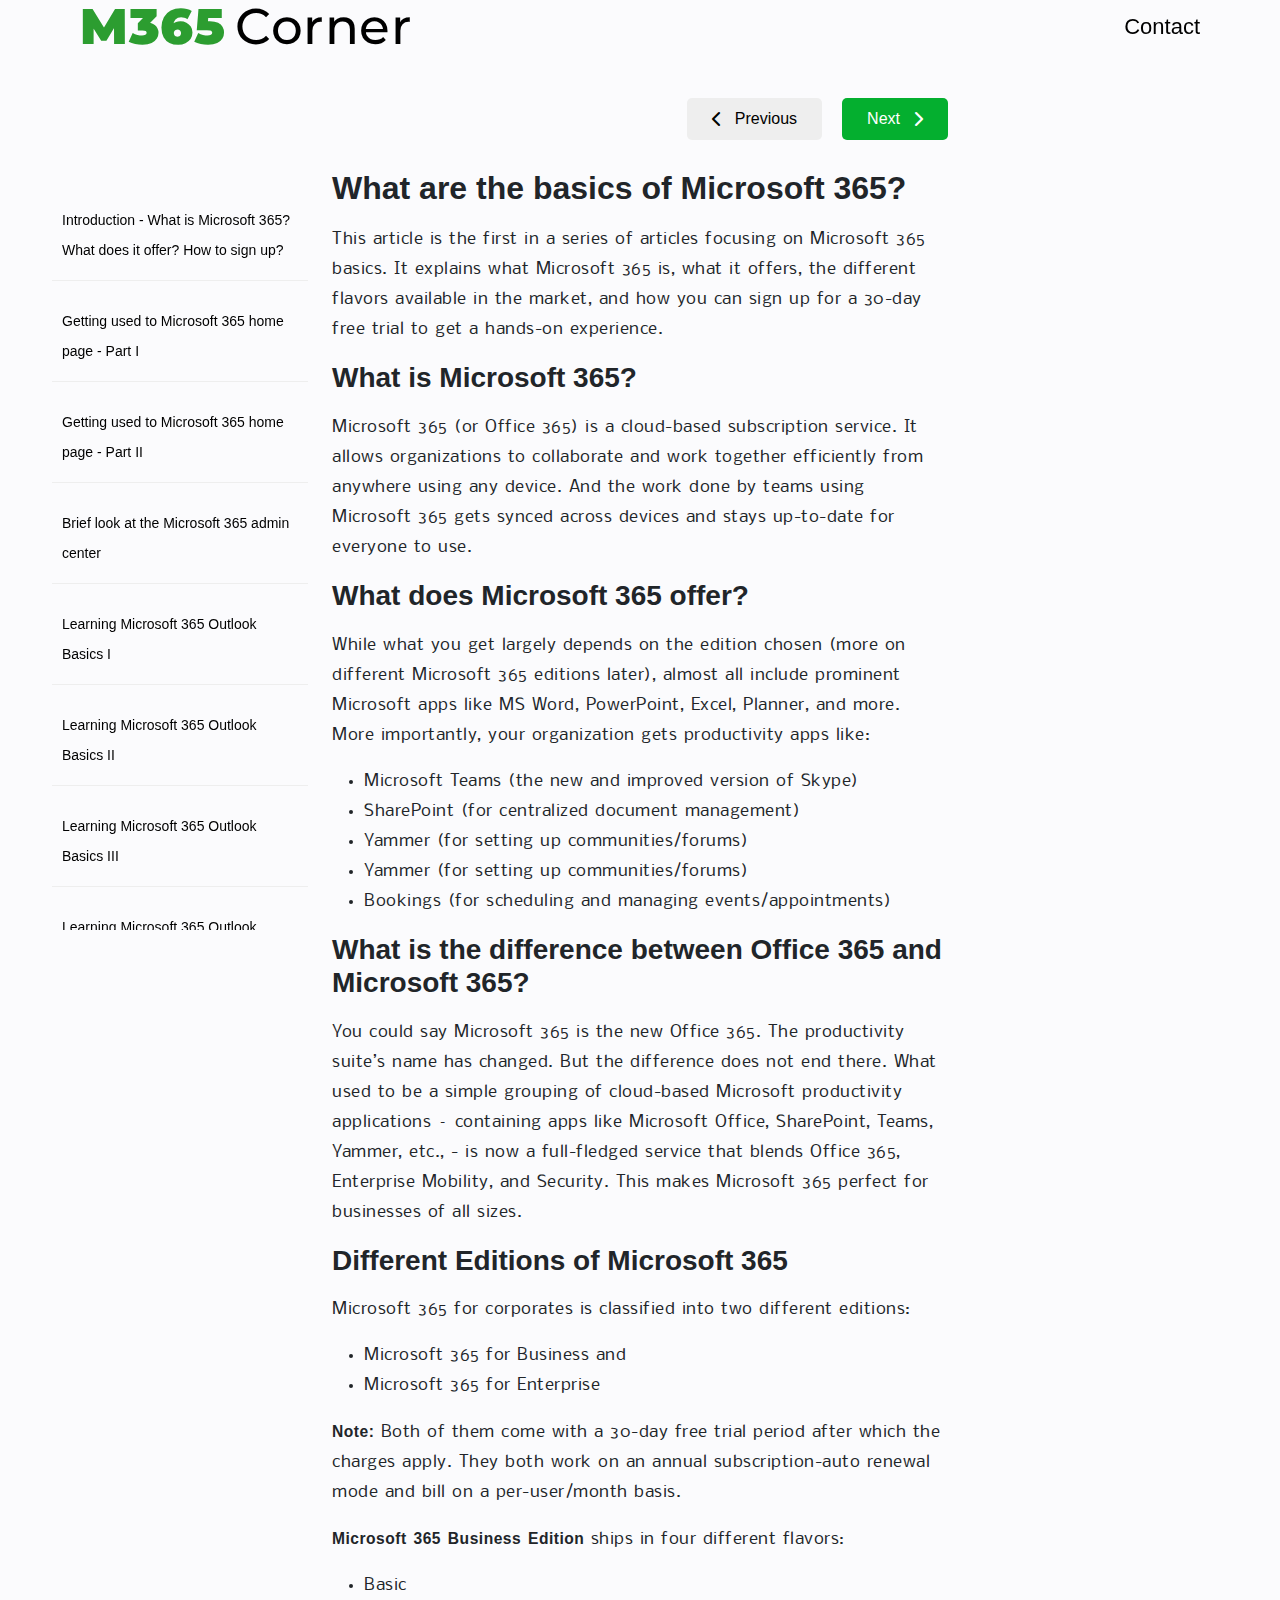
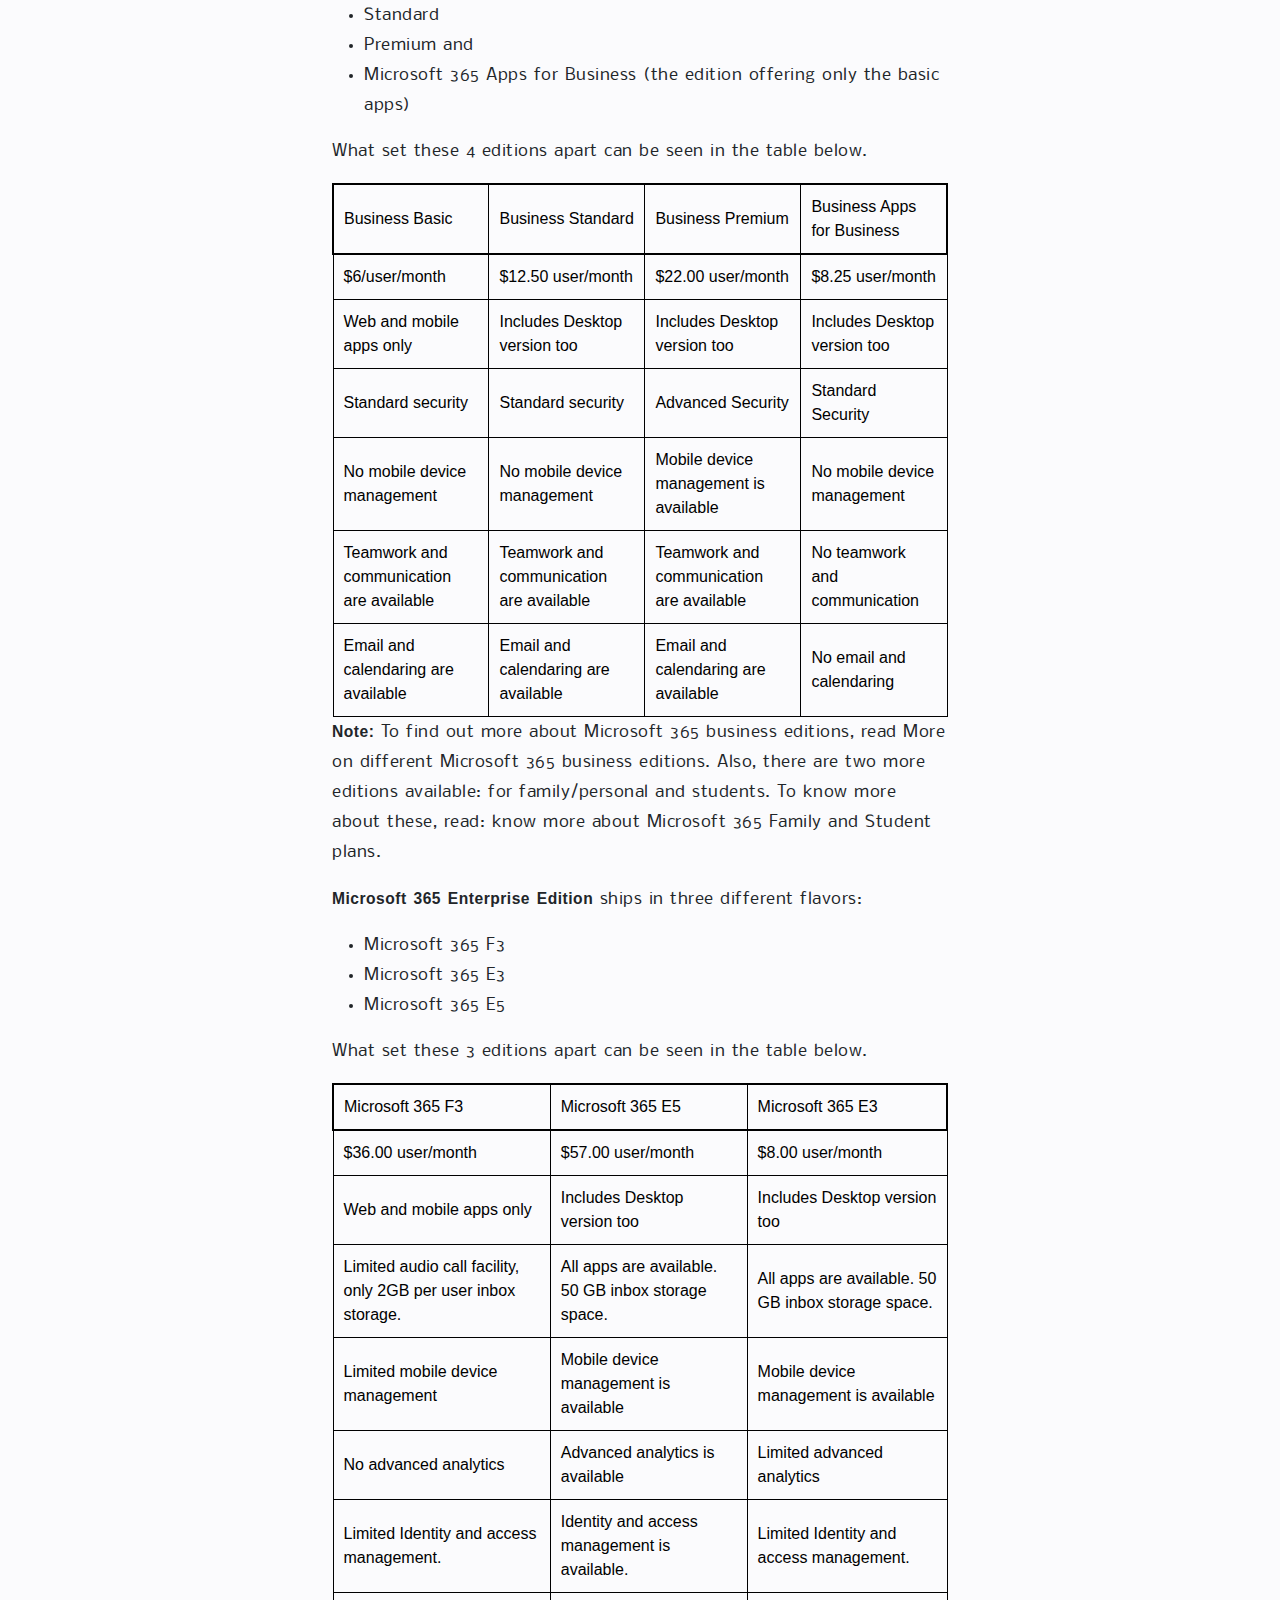
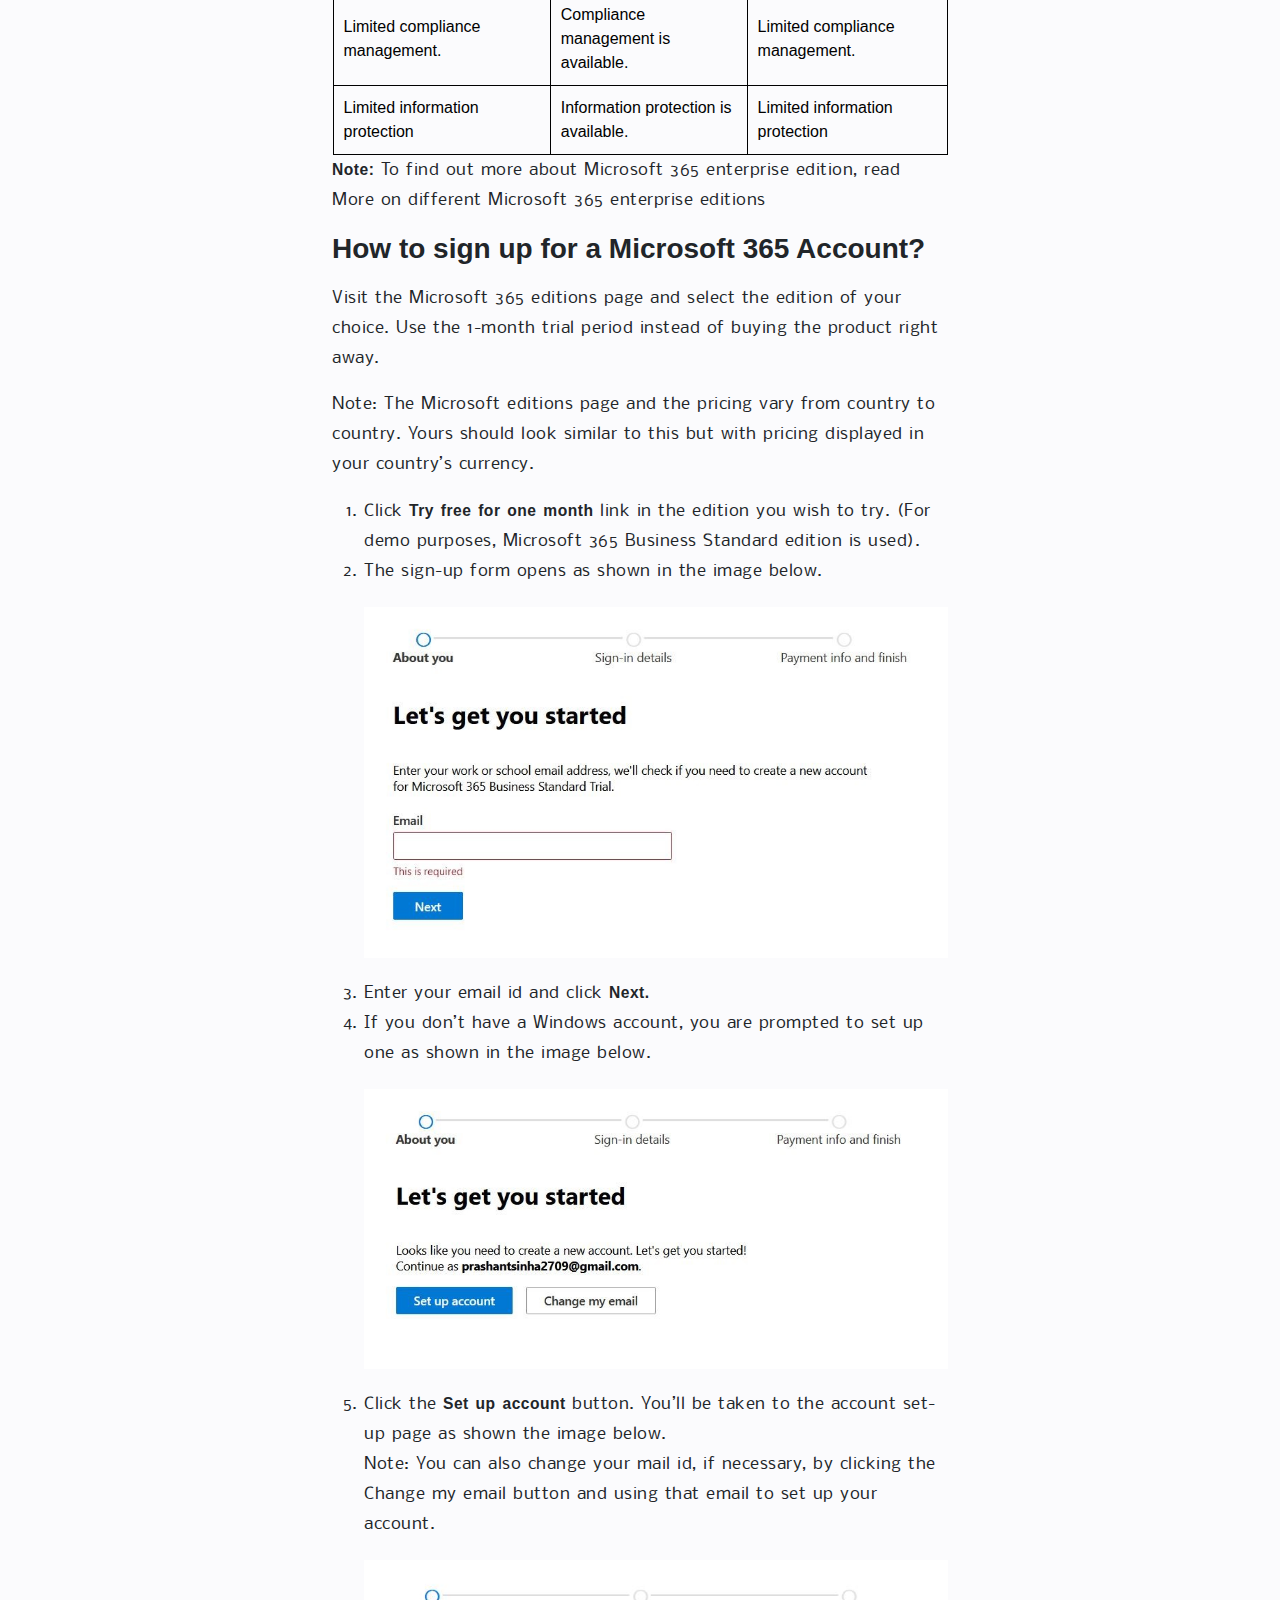
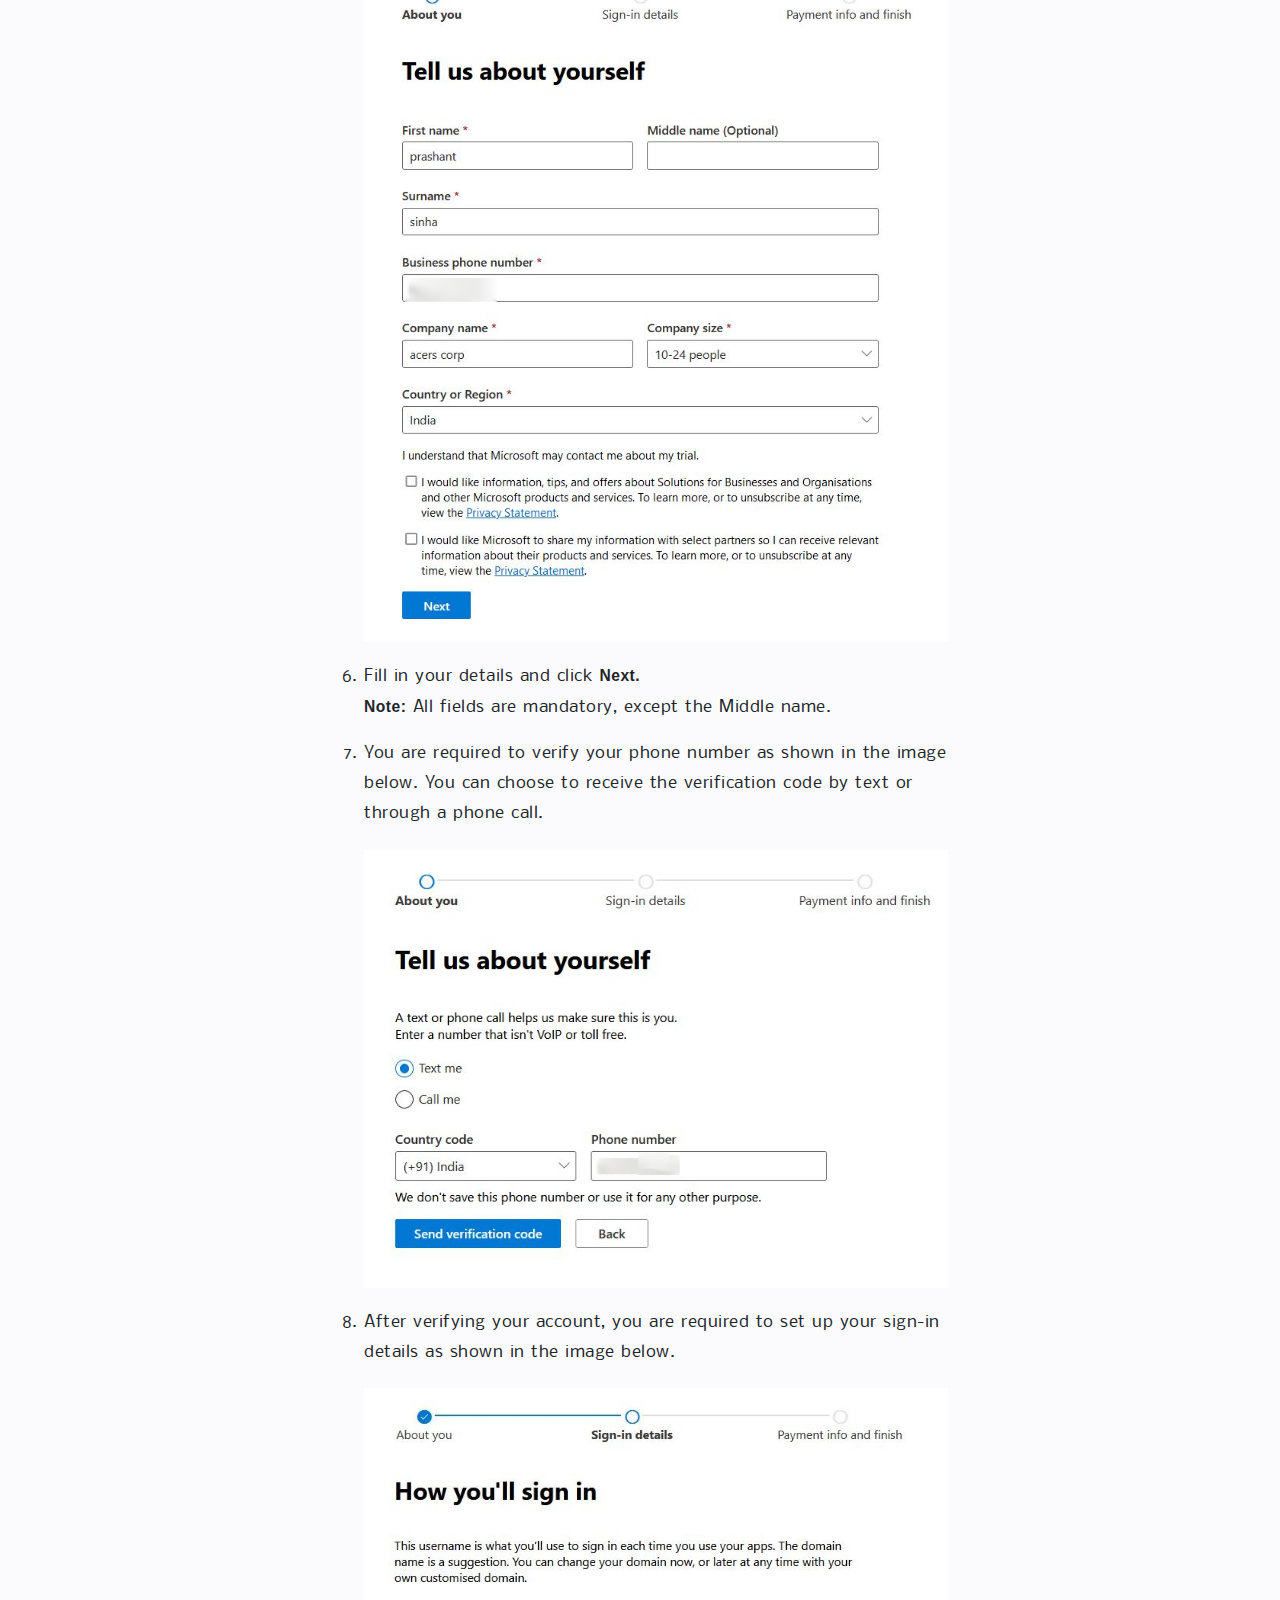
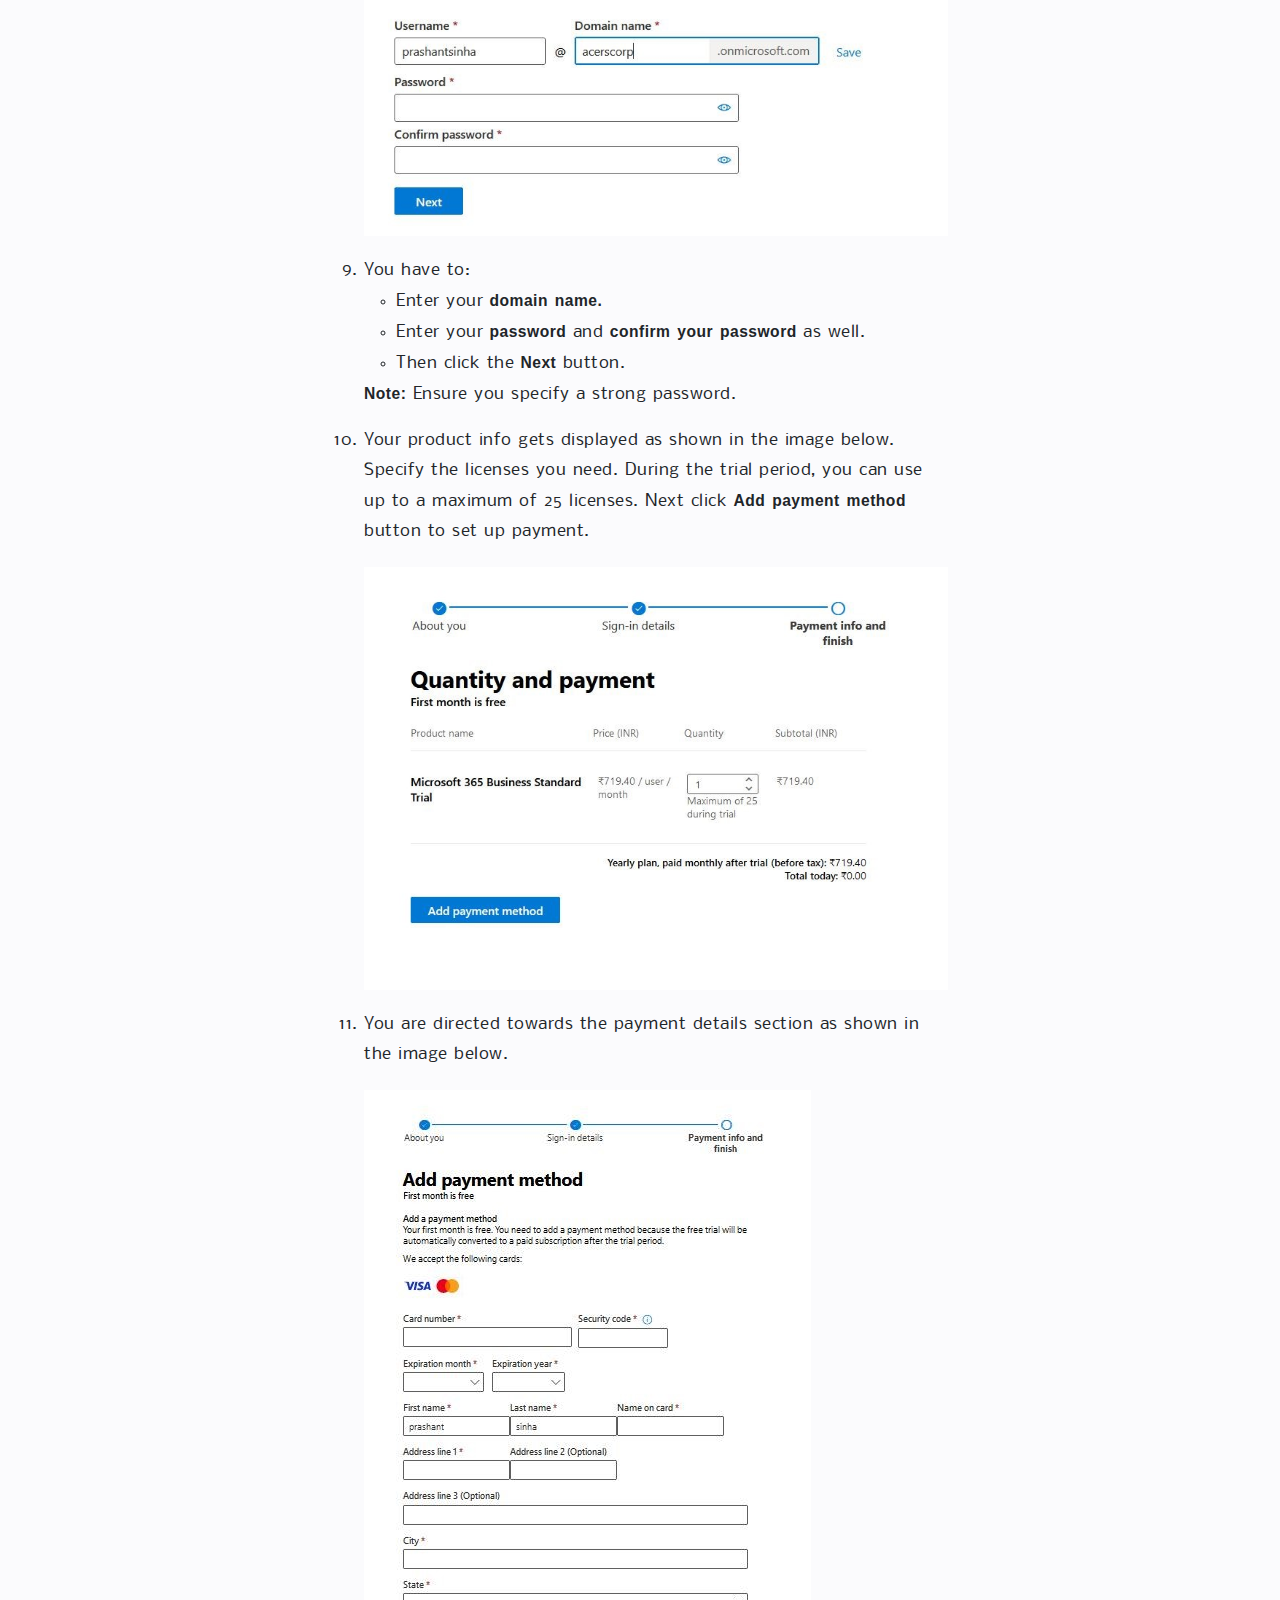
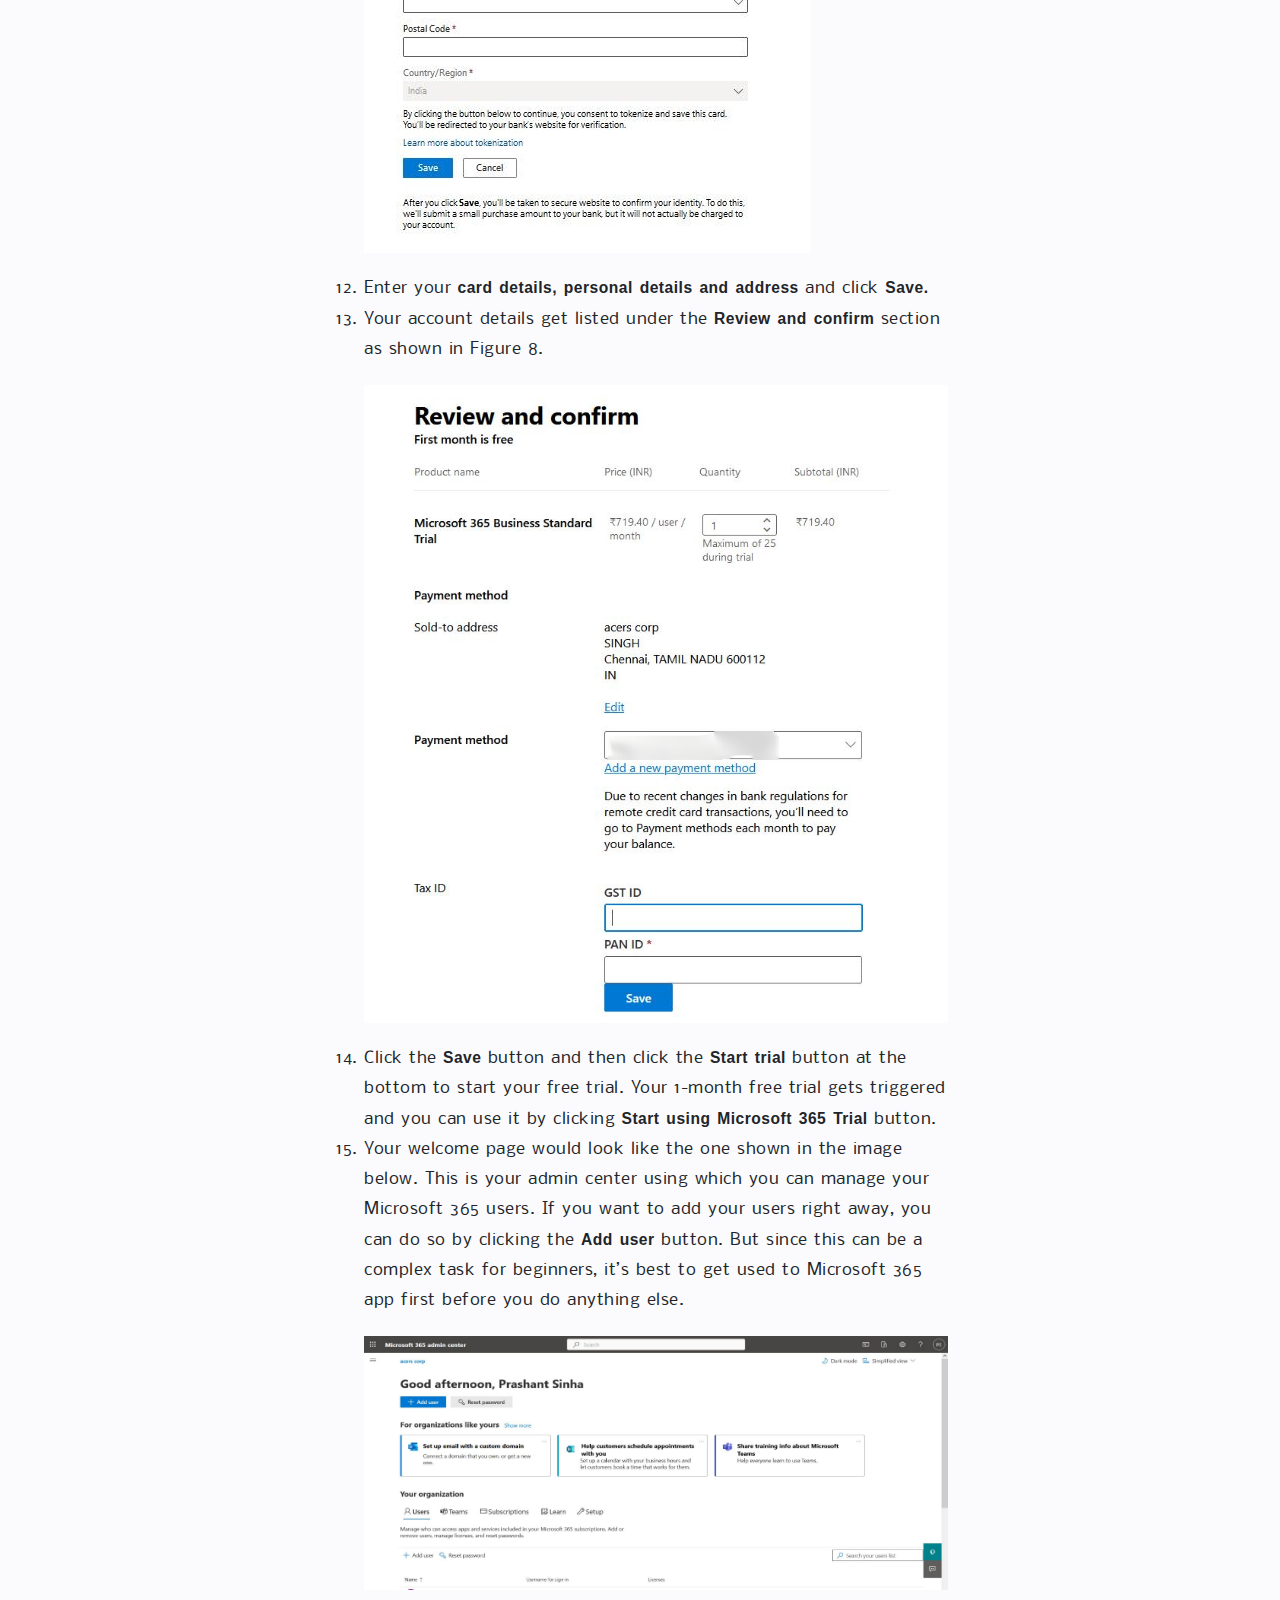
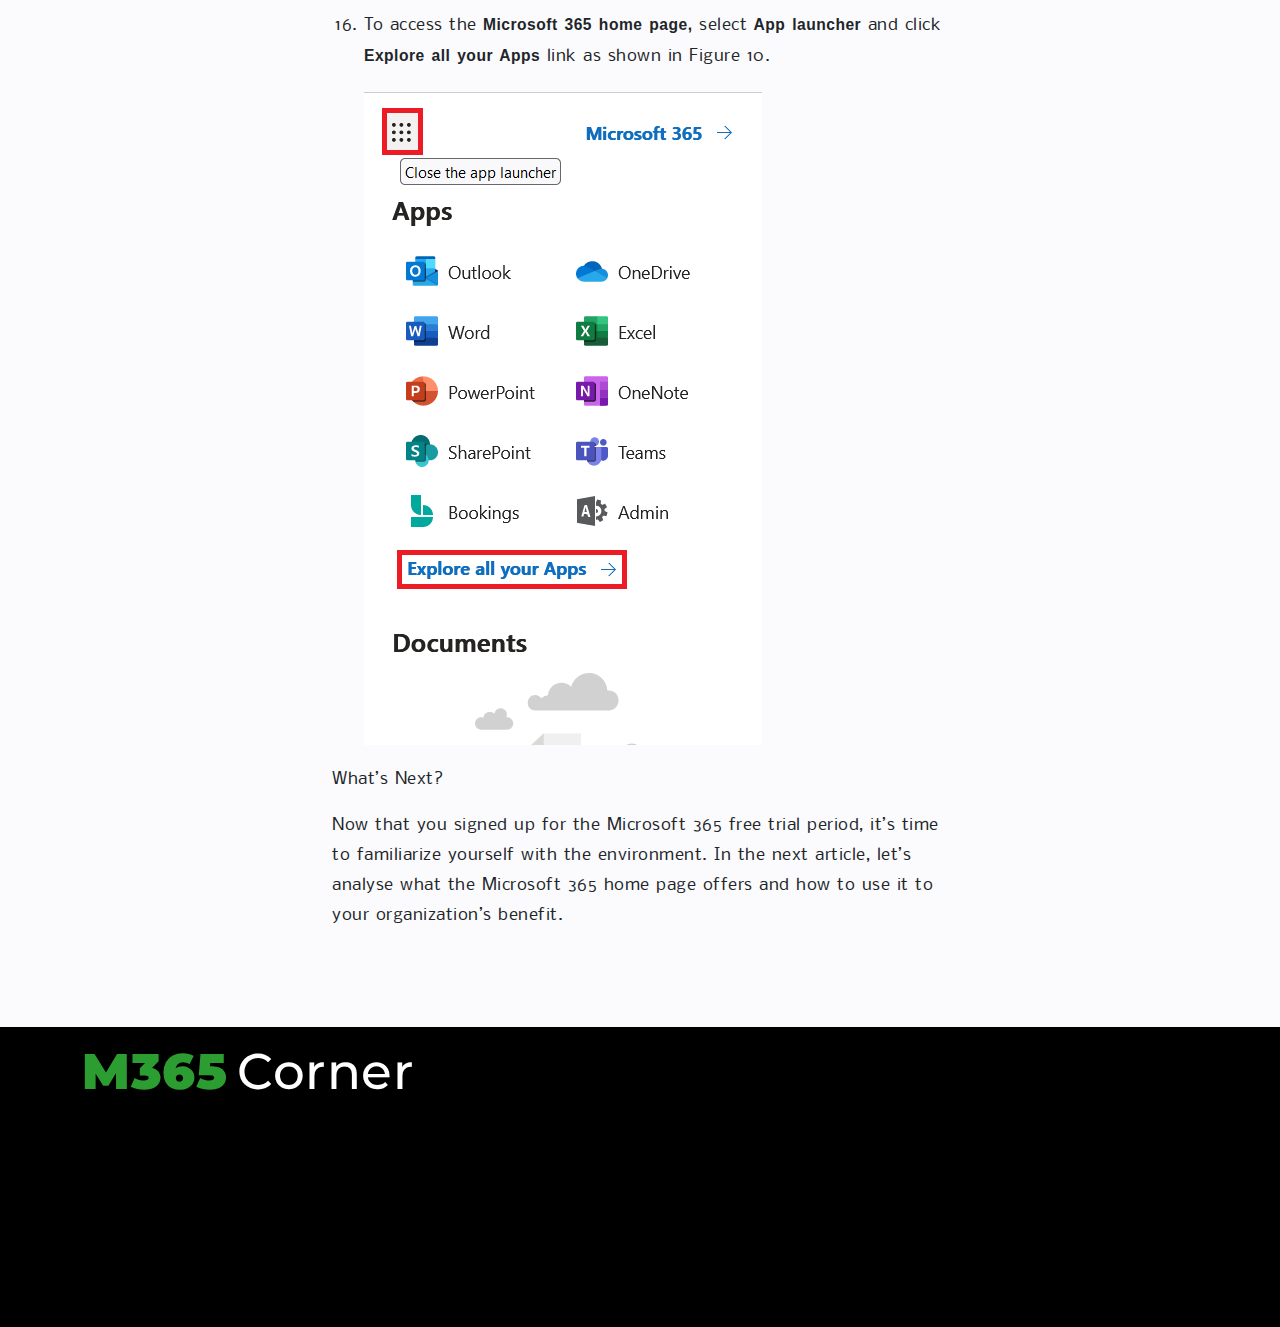
<file: m365-for-beginners/microsoft-365-beginner-series-sign-up-process.html>
﻿<!DOCTYPE html>
<html lang="en">
<head>
    <meta charset="UTF-8">
    <meta name="viewport" content="width=device-width, initial-scale=1.0">
    <title>M365Corner - Offers M365 Admin & User Tutorials</title>

    <link rel='stylesheet' type='text/css' media='screen' href='../style.css'>
    
    <meta content="Microsoft 365 Tutorials, Office 365 Tutorials, Microsoft 365, Office 365, M365" name="keywords ">
    <meta content="M365Corner contains M365 tutorials for basic users, administrators & developers. GIF based how to articles offering step-by-step guidance are also available." name="description">

    <!-- bootstrap links -->
    <link rel="stylesheet" href="https://cdn.jsdelivr.net/npm/bootstrap-icons@1.10.5/font/bootstrap-icons.css">
    <link href="https://cdn.jsdelivr.net/npm/bootstrap@5.0.2/dist/css/bootstrap.min.css" rel="stylesheet">
    <!-- font awesome link -->
    <link rel="stylesheet" href="https://cdnjs.cloudflare.com/ajax/libs/font-awesome/6.4.2/css/all.min.css" />
</head>
<body>
    
    <div class="container-fluid banner-section">
        <nav class="container navbar navbar-expand-lg navbar-light  navbar-1">
            <i class="fa-solid fa-bars menu-icon"></i>
            <div class="col-lg-4 logo-mq">
                <a href="/prasana anna/google-site-office/m365-corner-new-version/index.html" class="site-log">
                    <p class="logo-text" style="font-weight: 700;">M365<span  class="logo-text-second">Corner</span></p>
                </a>
            </div>
            <ul class="contact-page">
                <li>
                    <a  href="#">Contact</a>
                </li>
            </ul> 
        </nav>
        <div class="container-fluid main-page">
            <div class="row">
                <div class="col-lg-3 main-contains-box side-slider-box  slider-menu hide-div">
                    <ul class="bg-ulst side-ul">
                        <li><a class="slider-link" href="microsoft-365-beginner-series-sign-up-process.html">Introduction - What is Microsoft 365? What does it offer? How to sign up?</a></li>
                        <li><a class="slider-link" href="Microsoft-365-home-page-Part-I.html">Getting used to Microsoft 365 home page - Part I</a></li>
                        <li><a class="slider-link" href="Microsoft-365-home-page-Part-II.html">Getting used to Microsoft 365 home page - Part II</a></li>
                        <li><a class="slider-link" href="Microsoft-365-admin-center.html">Brief look at the Microsoft 365 admin center</a></li>
                        <li><a class="slider-link" href="Microsoft-365-email-(outlook)-essentials-Part-I.html">Learning Microsoft 365 Outlook Basics I</a></li>
                        <li><a class="slider-link" href="microsoft-365-outlook-basics-II.html">Learning Microsoft 365 Outlook Basics II</a></li>
                        <li><a class="slider-link" href="microsoft-365-outlook-basics-III.html">Learning Microsoft 365 Outlook Basics III</a></li>
                        <li><a class="slider-link" href="microsoft-365-outlook-basics-IV.html">Learning Microsoft 365 Outlook Basics IV</a></li>
                        <li><a class="slider-link" href="introducing-microsoft-teams.html">Introducing Microsoft Teams</a></li>
                    </ul>
                </div>
                <div class="col-lg-6 main-contains-box center-details">
                    <div class="next-ntn">
                        <div class="two-btns">
                            <div><a href="microsoft-365-beginner-series-overview.html" class="btn-1"><i class="fa-solid fa-chevron-left"></i>Previous</a></div>
                            <div><a href="Microsoft-365-home-page-Part-I.html" class="btn-2">Next<i class="fa-solid fa-chevron-right"></i></a></div>
                        </div>
                    </div>
                    <h1 class="bg-h1st">What are the basics of Microsoft 365?</h1>
                    <p class="bg-pst">This article is the first in a series of articles focusing on Microsoft 365 basics. It explains what Microsoft 365 is, what it offers, the different flavors available in the market, and how you can sign up for a 30-day free trial to get a hands-on experience.</p>
                    <h2 class="bg-h2st">What is Microsoft 365?</h2>
                    <p class="bg-pst">Microsoft 365 (or Office 365) is a cloud-based subscription service. It allows organizations to collaborate and work together efficiently from anywhere using any device. And the work done by teams using Microsoft 365 gets synced across devices and stays up-to-date for everyone to use.</p>
                    <h2 class="bg-h2st">What does Microsoft 365 offer?</h2>
                    <p class="bg-pst">While what you get largely depends on the edition chosen (more on different Microsoft 365 editions later), almost all include prominent Microsoft apps like MS Word, PowerPoint, Excel, Planner, and more. More importantly, your organization gets productivity apps like:</p>
                    <ul>
                        <li class="link-li">Microsoft Teams (the new and improved version of Skype)</li>
                        <li class="link-li">SharePoint (for centralized document management)</li>
                        <li class="link-li">Yammer (for setting up communities/forums)</li>
                        <li class="link-li">Yammer (for setting up communities/forums)</li>
                        <li class="link-li">Bookings (for scheduling and managing events/appointments)</li>
                    </ul>
                    <h2 class="bg-h2st">What is the difference between Office 365 and Microsoft 365?</h2>
                    <p class="bg-pst">You could say Microsoft 365 is the new Office 365. The productivity suite’s name has changed. But the difference does not end there. What used to be a simple grouping of cloud-based Microsoft productivity applications – containing apps like Microsoft Office, SharePoint, Teams, Yammer, etc., - is now a full-fledged service that blends Office 365, Enterprise Mobility, and Security. This makes Microsoft 365 perfect for businesses of all sizes.</p>
                    <h2 class="bg-h2st">Different Editions of Microsoft 365</h2>
                    <p class="bg-pst">Microsoft 365 for corporates is classified into two different editions:</p>
                    <ul>
                        <li class="link-li">Microsoft 365 for Business and</li>
                        <li class="link-li">Microsoft 365 for Enterprise</li>
                    </ul>
                    <p class="bg-pst"><b>Note:</b> Both of them come with a 30-day free trial period after which the charges apply. They both work on an annual subscription-auto renewal mode and bill on a per-user/month basis.</p>
                    <p class="bg-pst"><b>Microsoft 365 Business Edition</b> ships in four different flavors:</p>
                    <ul>
                        <li class="link-li">Basic</li>
                        <li class="link-li">Standard</li>
                        <li class="link-li">Premium and</li>
                        <li class="link-li">Microsoft 365 Apps for Business (the edition offering only the basic apps)</li>
                    </ul>
                    <p class="bg-pst">What set these 4 editions apart can be seen in the table below.</p>
                    <table class="media-size-table" style="border:1px solid black;color:black;width: 100% !important;">
                        <thead>
                            <tr>
                                <td>Business Basic</td>
                                <td>Business Standard</td>
                                <td>Business Premium</td>
                                <td>Business Apps for Business</td>
                            </tr>
                        </thead>
                        <tbody>
                            <tr>
                                <td>$6/user/month</td>
                                <td>$12.50 user/month</td>
                                <td>$22.00 user/month</td>
                                <td>$8.25 user/month</td>
                            </tr>
                            <tr>
                                <td>Web and mobile apps only </td>
                                <td>Includes Desktop version too</td>
                                <td>Includes Desktop version too</td>
                                <td>Includes Desktop version too</td>
                            </tr>
                            <tr>
                                <td>Standard security </td>
                                <td>Standard security </td>
                                <td>Advanced Security </td>
                                <td>Standard Security</td>
                            </tr>
                            <tr>
                                <td>No mobile device management</td>
                                <td>No mobile device management</td>
                                <td>Mobile device management is available</td>
                                <td>No mobile device management</td>
                            </tr>
                            <tr>
                                <td>Teamwork and communication are available</td>
                                <td>Teamwork and communication are available</td>
                                <td>Teamwork and communication are available</td>
                                <td>No teamwork and communication</td>
                            </tr>
                            <tr>
                                <td>Email and calendaring are available</td>
                                <td>Email and calendaring are available</td>
                                <td>Email and calendaring are available</td>
                                <td>No email and calendaring</td>
                            </tr>
                        </tbody>
                    </table>
                    <p class="bg-pst"><b>Note:</b> To find out more about Microsoft 365 business editions, read More on different Microsoft 365 business editions. Also, there are two more editions available: for family/personal and students. To know more about these, read: know more about Microsoft 365 Family and Student plans.</p>
                    <p class="bg-pst"><b>Microsoft 365 Enterprise Edition</b> ships in three different flavors:</p>
                    <ul>
                        <li class="link-li">Microsoft 365 F3</li>
                        <li class="link-li">Microsoft 365 E3</li>
                        <li class="link-li">Microsoft 365 E5</li>
                    </ul>
                    <p class="bg-pst">What set these 3 editions apart can be seen in the table below.</p>
                    <table class="media-size-table" style="border:1px solid black;color:black; width: 100%;">
                        <thead>
                            <tr>
                                <td>Microsoft 365 F3</td>
                                <td>Microsoft 365 E5</td>
                                <td>Microsoft 365 E3</td>

                            </tr>
                        </thead>
                        <tbody>
                            <tr>
                                <td>$36.00 user/month</td>
                                <td>$57.00 user/month</td>
                                <td>$8.00 user/month</td>

                            </tr>
                            <tr>
                                <td>Web and mobile apps only  </td>
                                <td>Includes Desktop version too</td>
                                <td>Includes Desktop version too</td>

                            </tr>
                            <tr>
                                <td>Limited audio call facility, only 2GB per user inbox storage.  </td>
                                <td>All apps are available. 50 GB inbox storage space.  </td>
                                <td>All apps are available. 50 GB inbox storage space. </td>

                            </tr>
                            <tr>
                                <td>Limited mobile device management</td>
                                <td>Mobile device management is available</td>
                                <td>Mobile device management is available</td>

                            </tr>
                            <tr>
                                <td>No advanced analytics</td>
                                <td>Advanced analytics is available</td>
                                <td>Limited advanced analytics</td>

                            </tr>
                            <tr>
                                <td>Limited Identity and access management.</td>
                                <td>Identity and access management is available. </td>
                                <td>Limited Identity and access management.</td>

                            </tr>
                            <tr>
                                <td>Limited compliance management.</td>
                                <td>Compliance management is available. </td>
                                <td>Limited compliance management.</td>

                            </tr>
                            <tr>
                                <td>Limited information protection</td>
                                <td>Information protection is available. </td>
                                <td>Limited information protection</td>

                            </tr>
                        </tbody>
                    </table>
                    <p><b>Note:</b> To find out more about Microsoft 365 enterprise edition, read More on different Microsoft 365 enterprise editions</p>
                    <h2 class="bg-h2st">How to sign up for a Microsoft 365 Account?</h2>
                    <p class="bg-pst">Visit the Microsoft 365 editions page and select the edition of your choice. Use the 1-month trial period instead of buying the product right away.</p>
                    <p class="bg-pst">Note: The Microsoft editions page and the pricing vary from country to country. Yours should look similar to this but with pricing displayed in your country’s currency.</p>
                    <ol>
                        <li class="link-li">Click <b>Try free for one month</b> link in the edition you wish to try. (For demo purposes, Microsoft 365 Business Standard edition is used).</li>
                        <li class="link-li">The sign-up form opens as shown in the image below.
                            <div class="img-section">
                                <img src="img/microsoft-365-sign-up-1.jpg" class="img-fluid" alt="">
                            </div>
                        </li>
                        <li class="link-li">Enter your email id and click <b>Next.</b></li>
                        <li class="link-li">If you don’t have a Windows account, you are prompted to set up one as shown in the image below.
                            <div class="img-section">
                                <img src="img/microsoft-365-sign-up-2.jpg" class="img-fluid" alt="">
                            </div>  
                        </li>
                        <li class="link-li">Click the <b>Set up account</b> button. You’ll be taken to the account set-up page as shown the image below.
                        <p class="bg-pst">Note: You can also change your mail id, if necessary, by clicking the Change my email button and using that email to set up your account.</p>
                        <div class="img-section">
                            <img src="img/microsoft-365-sign-up-3.png" class="img-fluid" alt="">
                        </div> 
                        </li>
                        <li class="link-li">Fill in your details and click <b>Next.</b>
                            <p><b>Note:</b> All fields are mandatory, except the Middle name.</p>
                        </li>
                        <li class="link-li">You are required to verify your phone number as shown in the image below. You can choose to receive the verification code by text or through a phone call.
                            <div class="img-section">
                                <img src="img/microsoft-365-sign-up-4.png" class="img-fluid" alt="">
                            </div>     
                        </li>
                        <li class="link-li">After verifying your account, you are required to set up your sign-in details as shown in the image below.
                            <div class="img-section">
                                <img src="img/microsoft-365-sign-up-5.jpg" class="img-fluid" alt="">
                            </div>  
                        </li>
                        <li class="link-li">You have to:
                            <ul>
                                <li class="link-li">Enter your <b>domain name.</b></li>
                                <li class="link-li">Enter your <b>password</b> and <b>confirm your password</b> as well.</li>
                                <li class="link-li">Then click the <b>Next</b> button.</li>
                            </ul>
                            <p><b>Note:</b> Ensure you specify a strong password.</p>
                        </li>
                        <li class="link-li">Your product info gets displayed as shown in the image below. Specify the licenses you need. During the trial period, you can use up to a maximum of 25 licenses. Next click <b>Add payment method</b> button to set up payment.
                            <div class="img-section">
                                <img src="img/microsoft-365-sign-up-6.jpg" class="img-fluid" alt="">
                            </div> 
                        </li>
                        <li class="link-li">You are directed towards the payment details section as shown in the image below.
                            <div class="img-section">
                                <img src="img/microsoft-365-sign-up-7.jpg" class="img-fluid" alt="">
                            </div> 
                        </li>
                        <li class="link-li">Enter your <b>card details, personal details and address</b> and click <b>Save.</b></li>
                        <li class="link-li">Your account details get listed under the <b>Review and confirm</b> section as shown in Figure 8.
                            <div class="img-section">
                                <img src="img/microsoft-365-sign-up-8.png" class="img-fluid" alt="">
                            </div>    
                        </li>
                        <li class="link-li">Click the <b>Save</b> button and then click the <b>Start trial</b> button at the bottom to start your free trial. Your 1-month free trial gets triggered and you can use it by clicking <b>Start using Microsoft 365 Trial</b> button.</li>
                        <li class="link-li">Your welcome page would look like the one shown in the image below. This is your admin center using which you can manage your Microsoft 365 users. If you want to add your users right away, you can do so by clicking the <b>Add user</b> button. But since this can be a complex task for beginners, it’s best to get used to Microsoft 365 app first before you do anything else.
                            <div class="img-section">
                                <img src="img/microsoft-365-sign-up-9.png" class="img-fluid" alt="">
                            </div> 
                        </li>
                        <li class="link-li">To access the <b>Microsoft 365 home page,</b> select <b>App launcher</b> and click <b>Explore all your Apps</b> link as shown in Figure 10.
                            <div class="img-section">
                                <img src="img/microsoft-365-sign-up-10.png" class="img-fluid" alt="">
                            </div> 
                        </li>
                    </ol>

                    <p class="bg-pst">What’s Next?</p>
                    <p class="bg-pst">Now that you signed up for the Microsoft 365 free trial period, it’s time to familiarize yourself with the environment. In the next article, let’s analyse what the Microsoft 365 home page offers and how to use it to your organization’s benefit.</p>

                </div>
                <div class="col-lg-3 main-contains-box">

                </div>
            </div>
            <div class="menu">
                <ul class="bg-ulst side-ul">
                    <li><a class="slider-link" href="What are the basics of Microsoft 365.html">Introduction - What is Microsoft 365? What does it offer? How to sign up?</a></li>
                    <li><a class="slider-link" href="">Getting used to Microsoft 365 home page - Part I</a></li>
                    <li><a class="slider-link" href="">Getting used to Microsoft 365 home page - Part II</a></li>
                    <li><a class="slider-link" href="">Brief look at the Microsoft 365 admin center</a></li>
                    <li><a class="slider-link" href="">Learning Microsoft 365 Outlook Basics I</a></li>
                    <li><a class="slider-link" href="">Learning Microsoft 365 Outlook Basics II</a></li>
                    <li><a class="slider-link" href="">Learning Microsoft 365 Outlook Basics III</a></li>
                    <li><a class="slider-link" href="">Learning Microsoft 365 Outlook Basics IV</a></li>
                    <li><a class="slider-link" href="">Introducing Microsoft Teams</a></li>
                </ul>    
                <!-- <div class="close-icon"><span>X</span></div> -->
            </div>
        </div>
        <!-- footer section -->
    <div class="container-fluid footer-section">
        <div class="container">
            <div class="row">
                <div class="col-lg-4 col-sm-12 col-md-6 footer-box">
                    <div class="col-lg-4">
                        <a href="index.html" class="site-log">
                            <p class="logo-text" style="font-weight: 700;">M365<span  class="logo-text-second" style="color: white !important;">Corner</span></p>
                        </a>
                    </div>
                </div>
            </div>
        </div>
    </div>
    </div>
    <script>
        document.querySelector('.menu-icon').addEventListener('click', function () {
            document.querySelector('.menu').classList.add('hide');
            document.querySelector('.menu').classList.toggle('move-menu');
        })  
    </script>
</body>
</html>
</file>
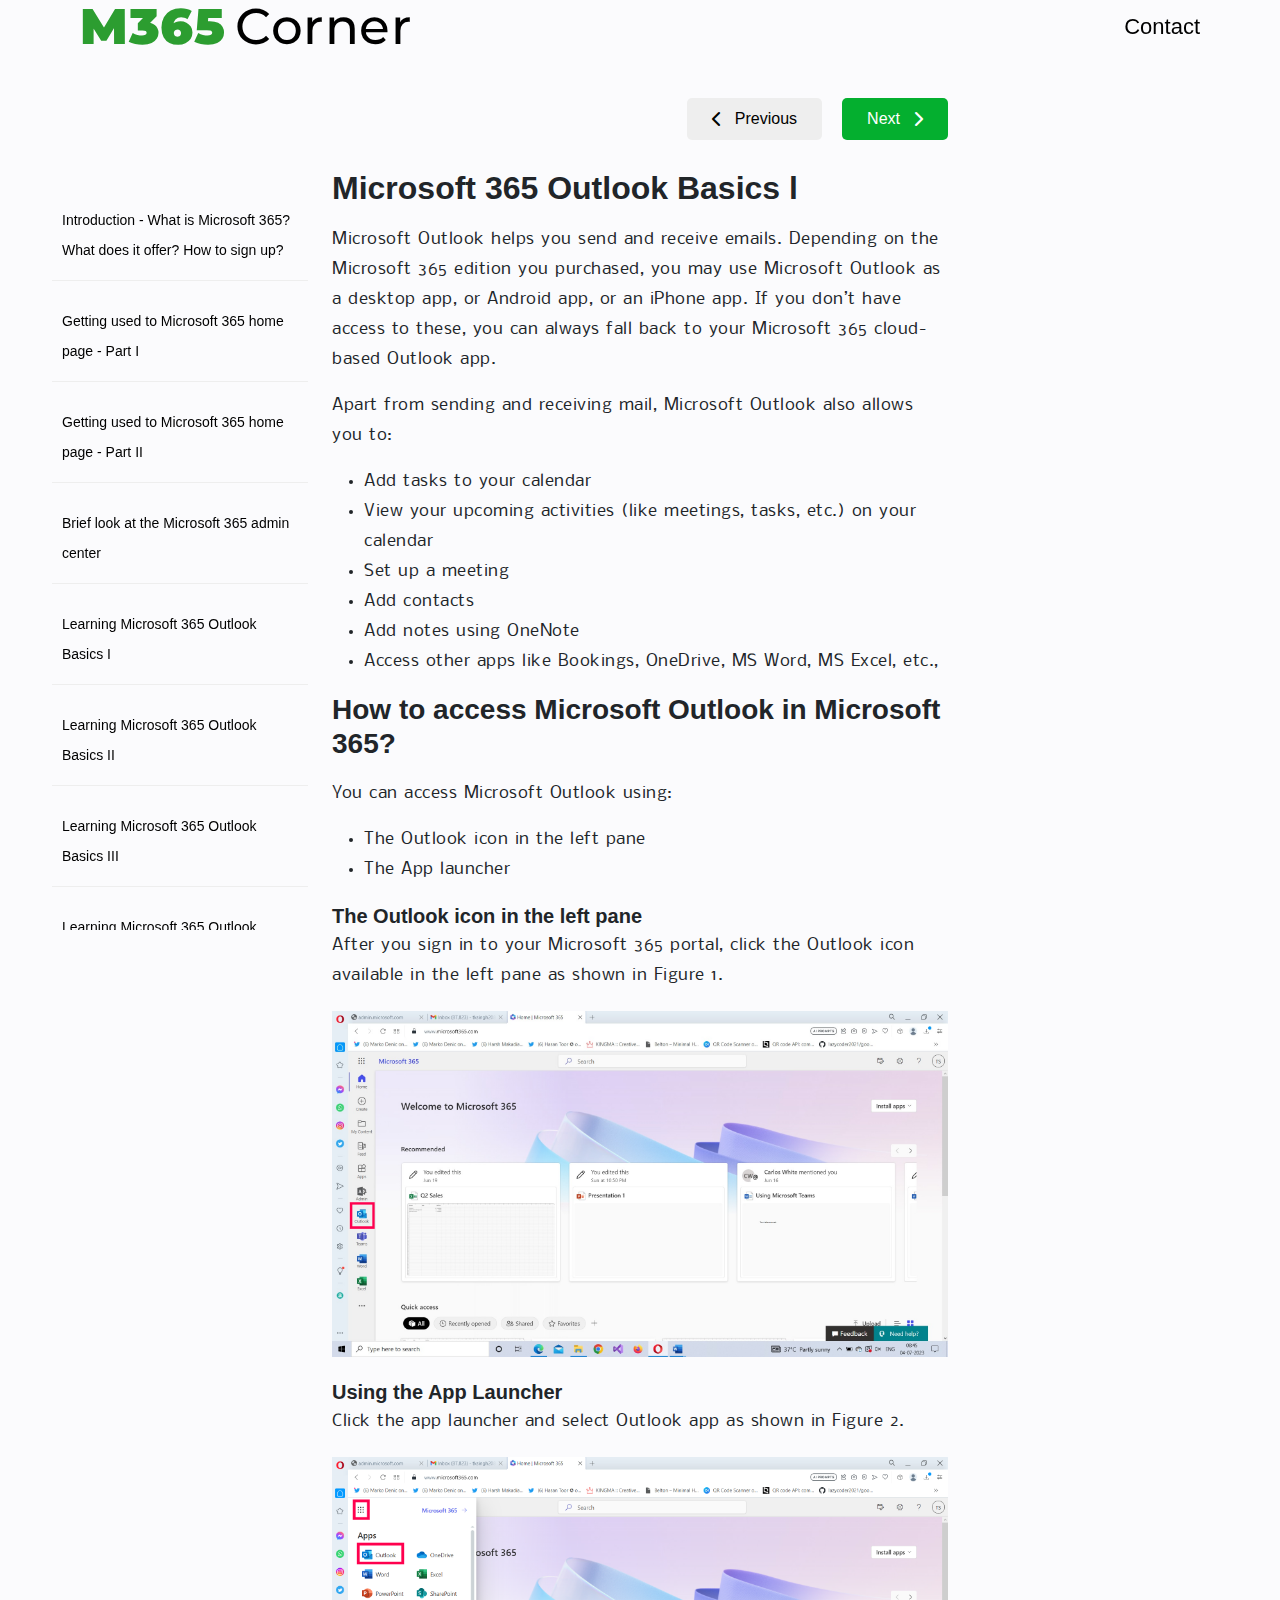
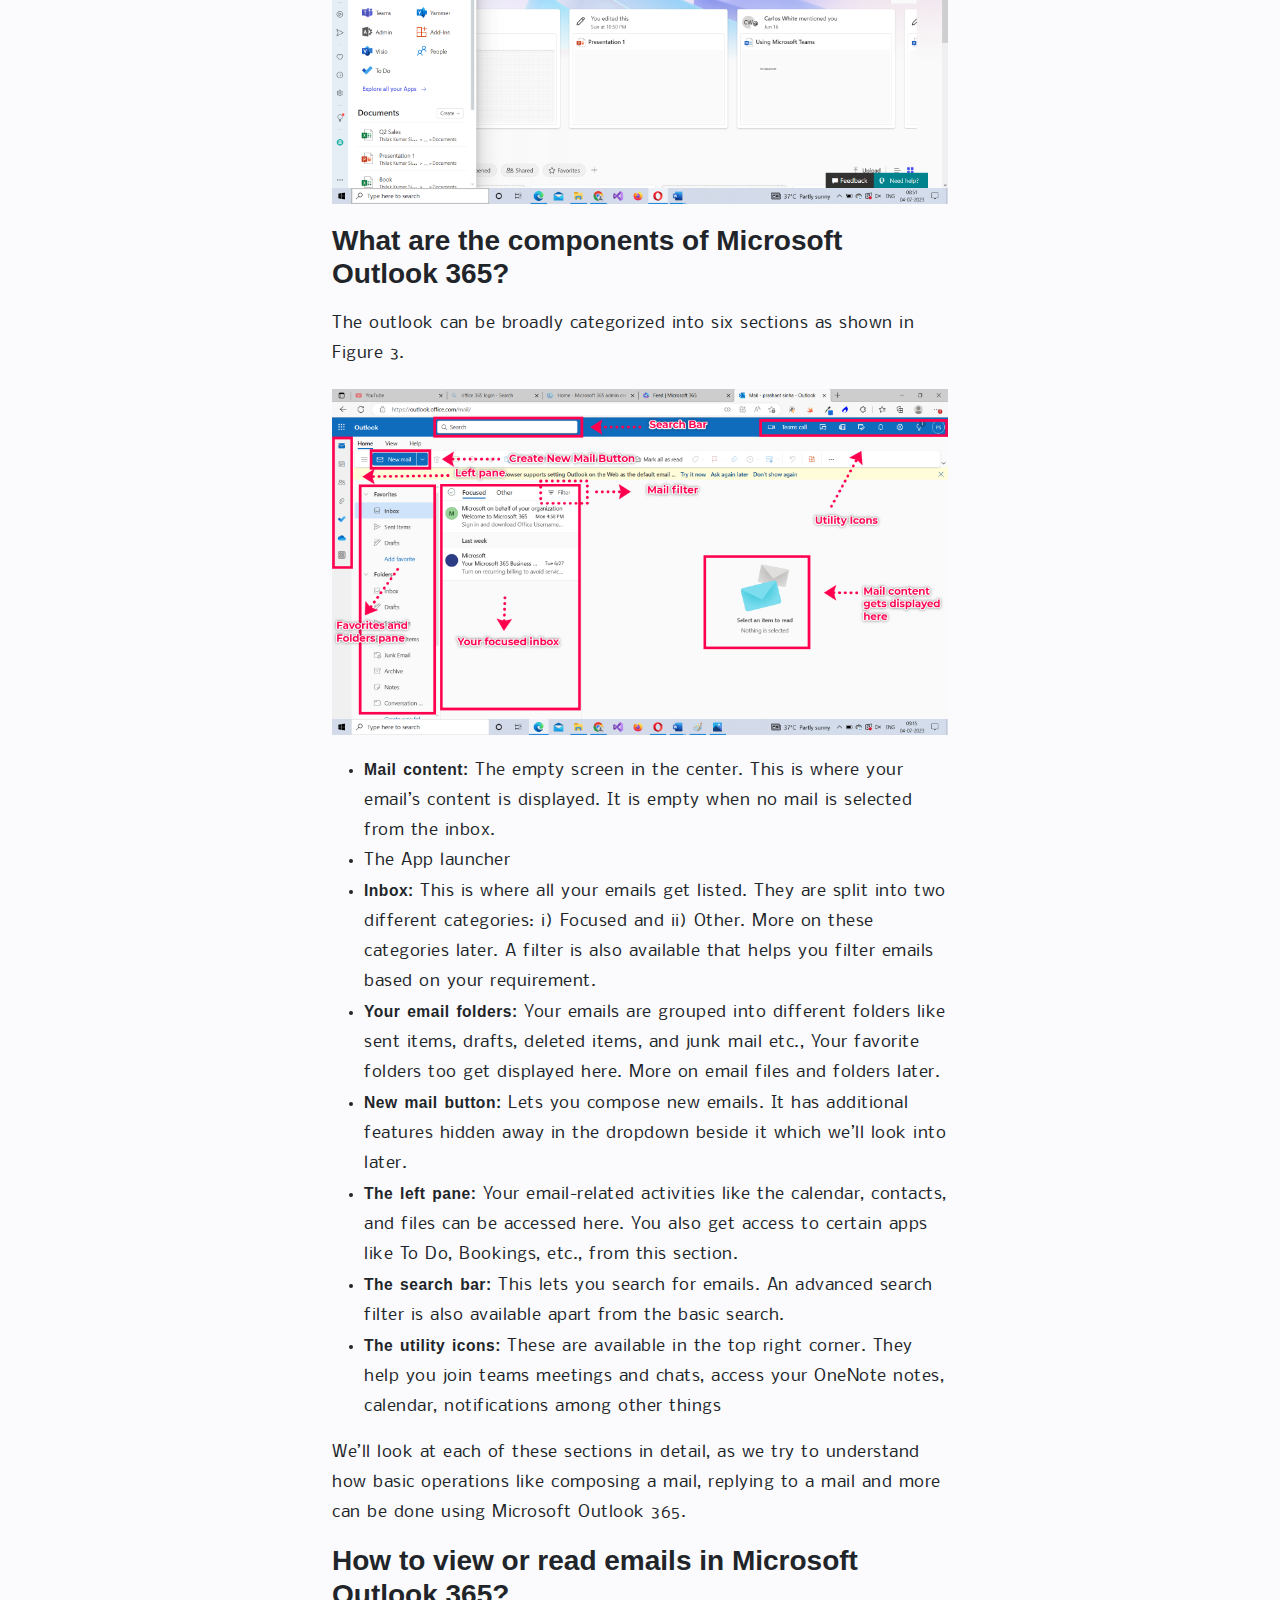
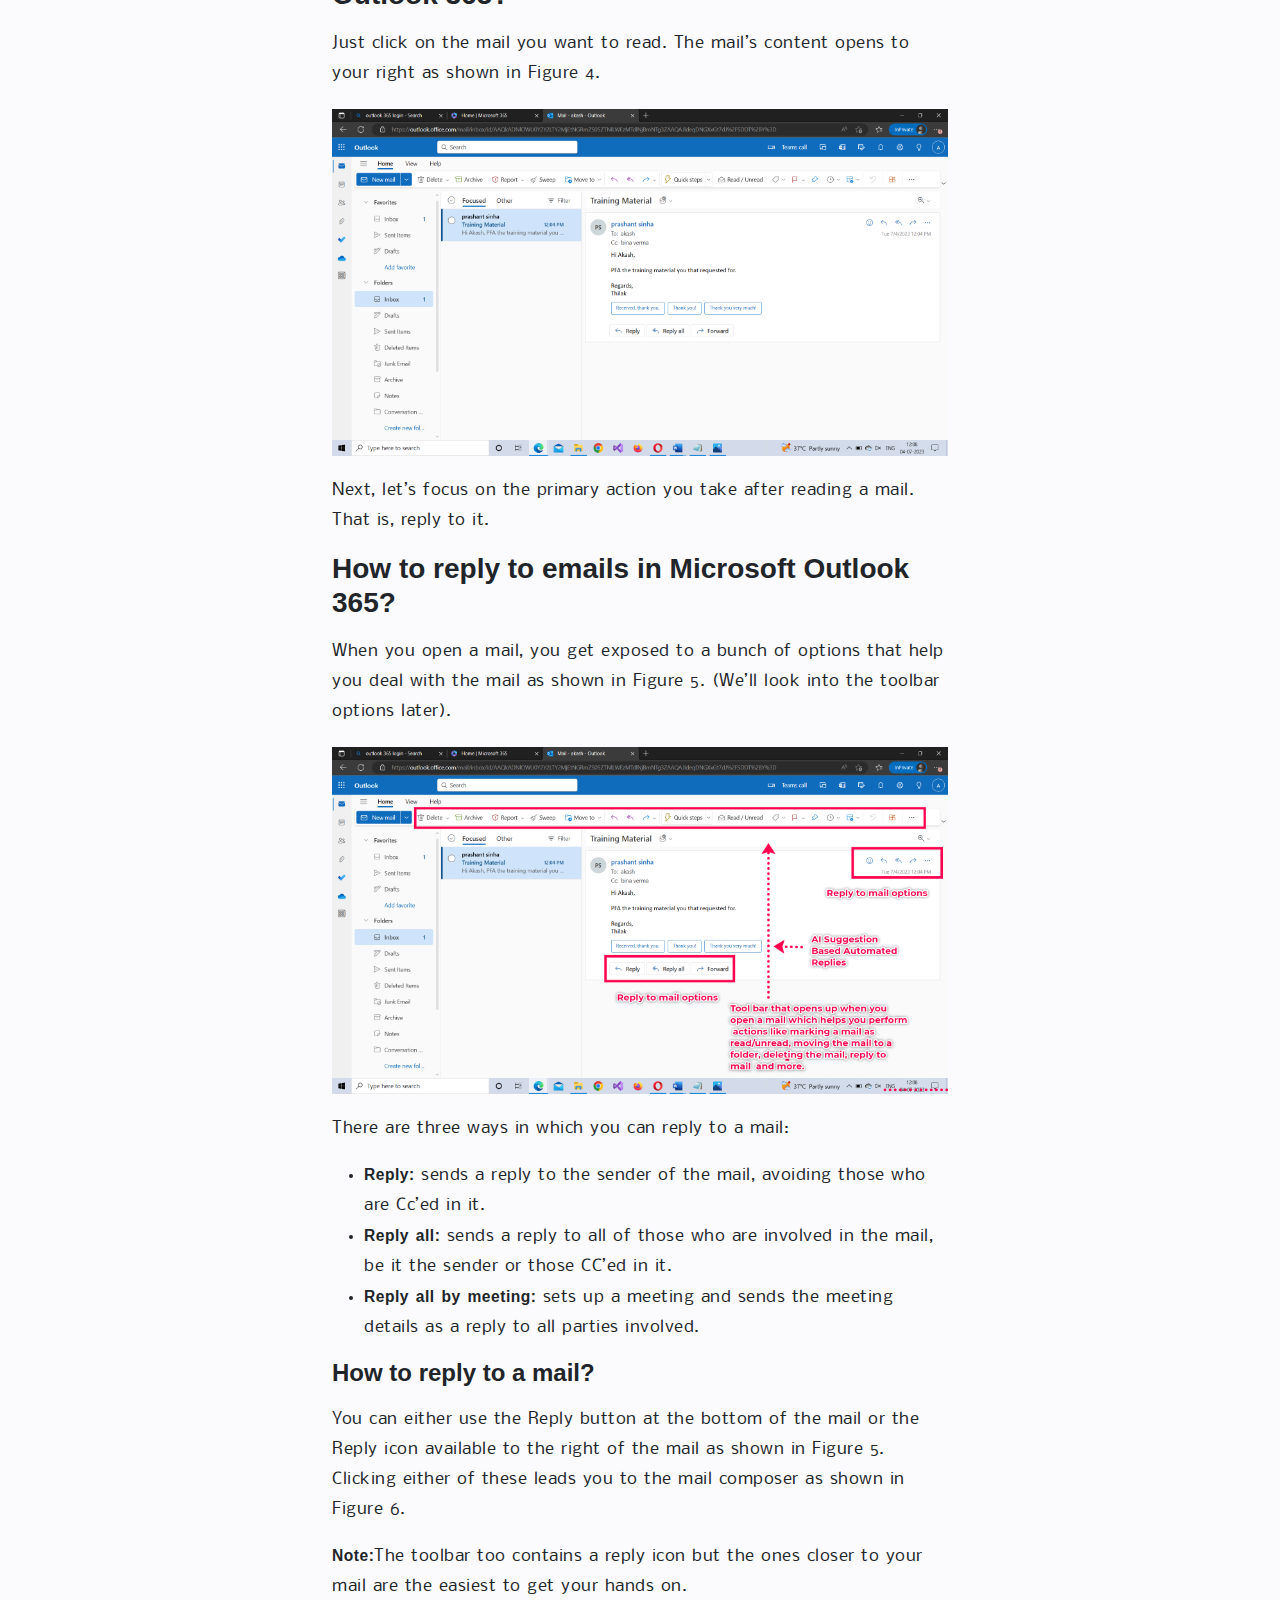
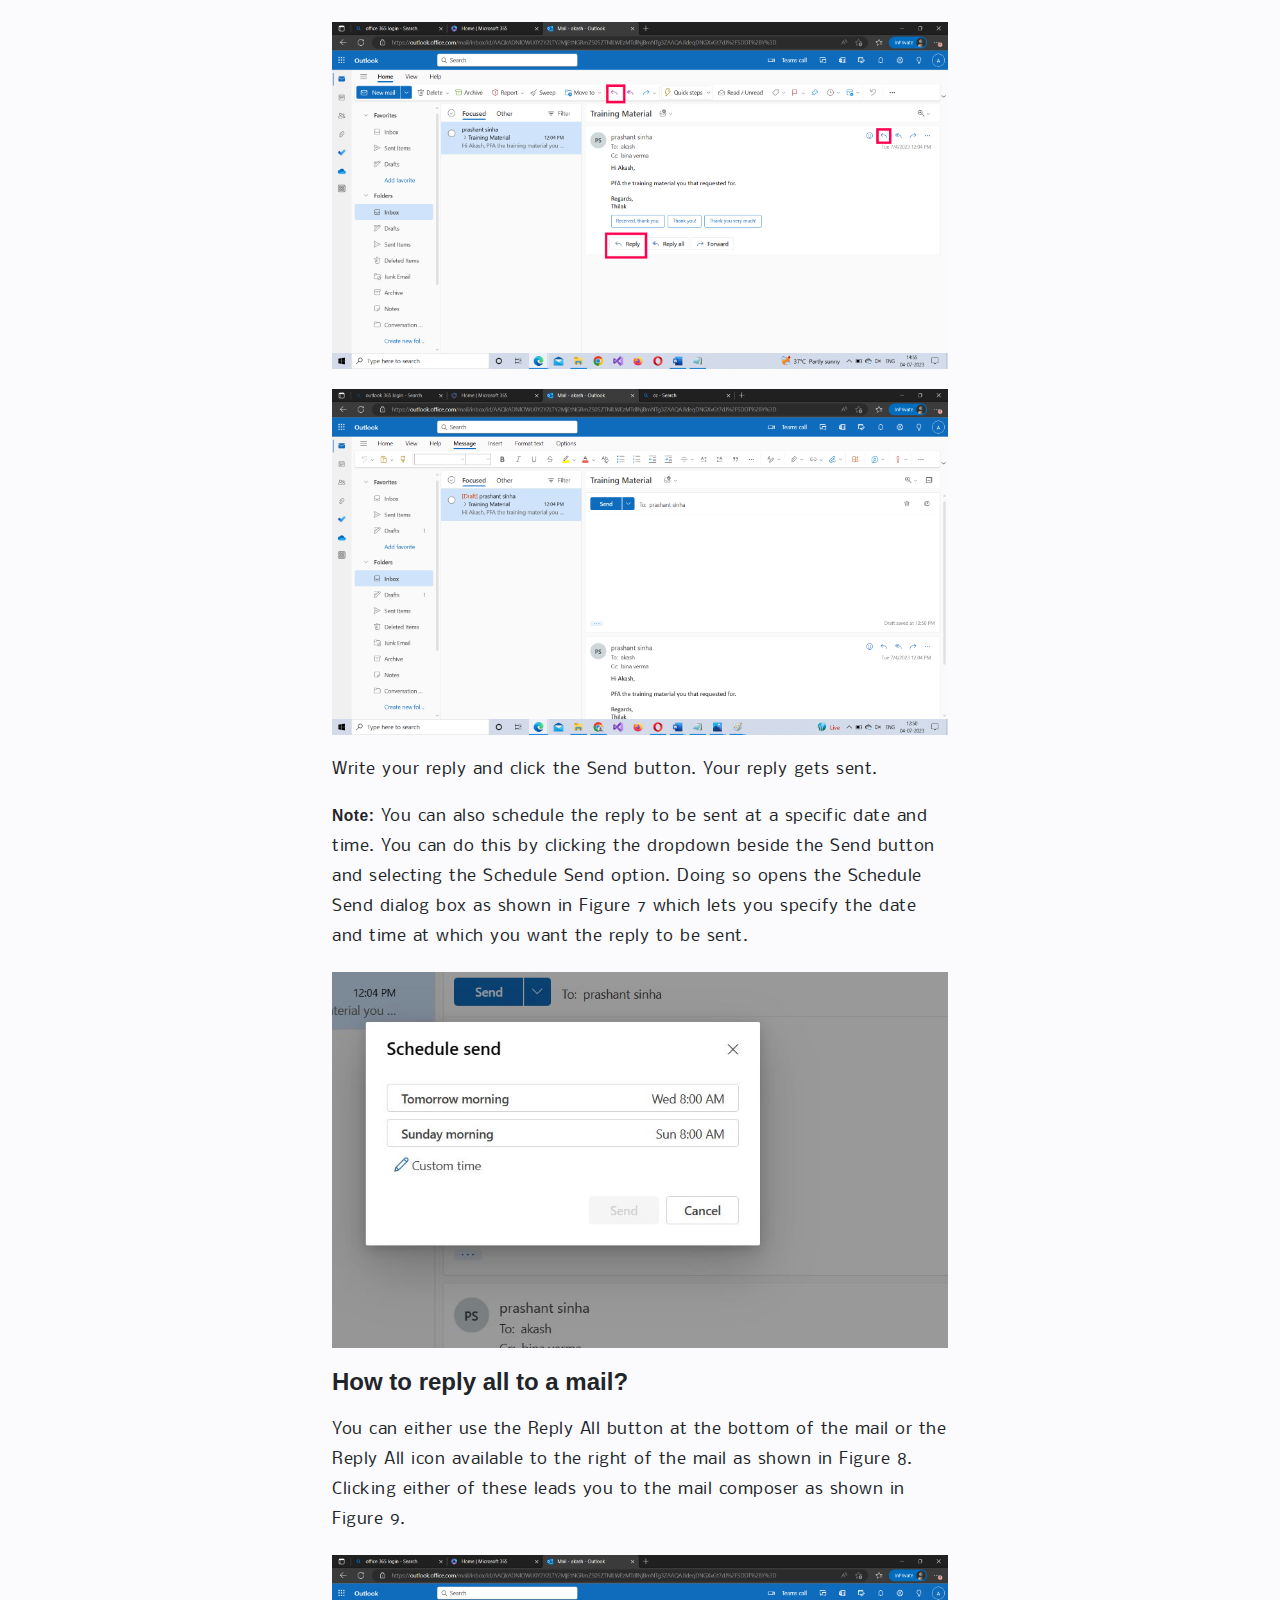
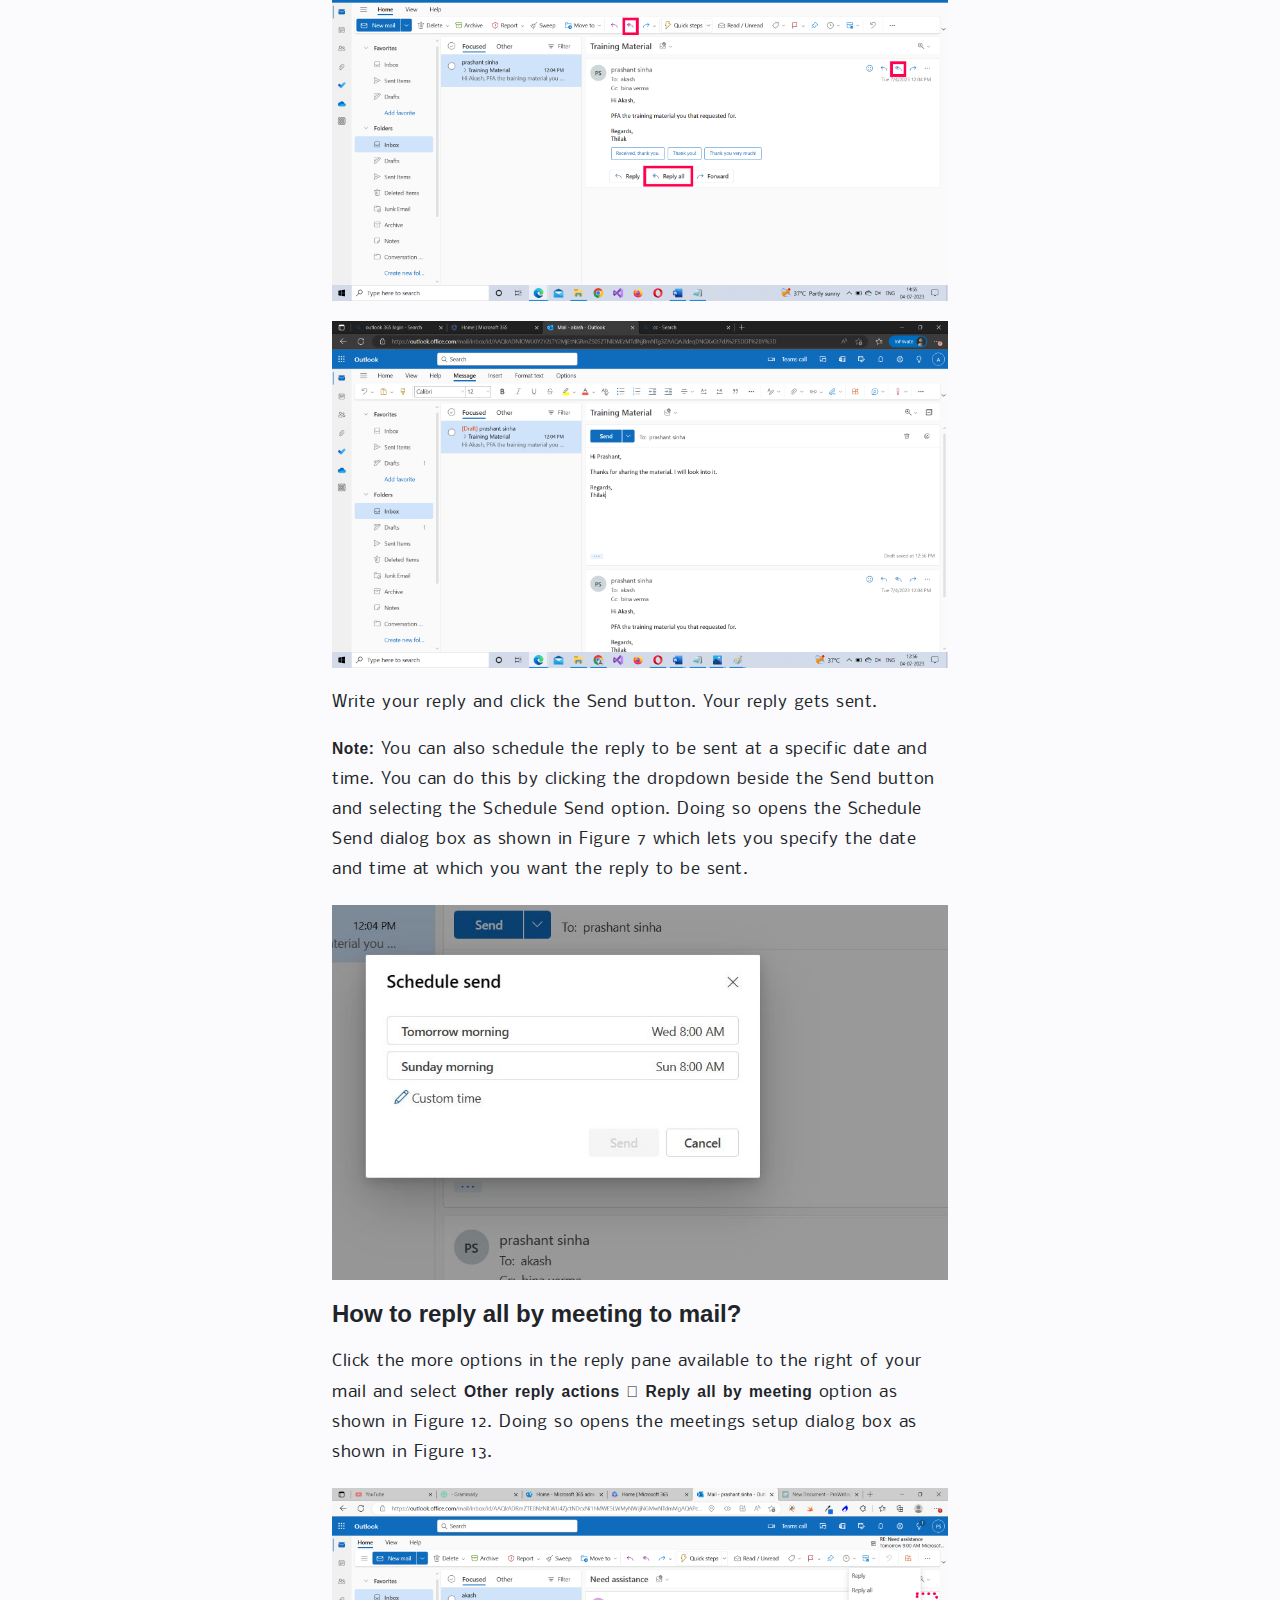
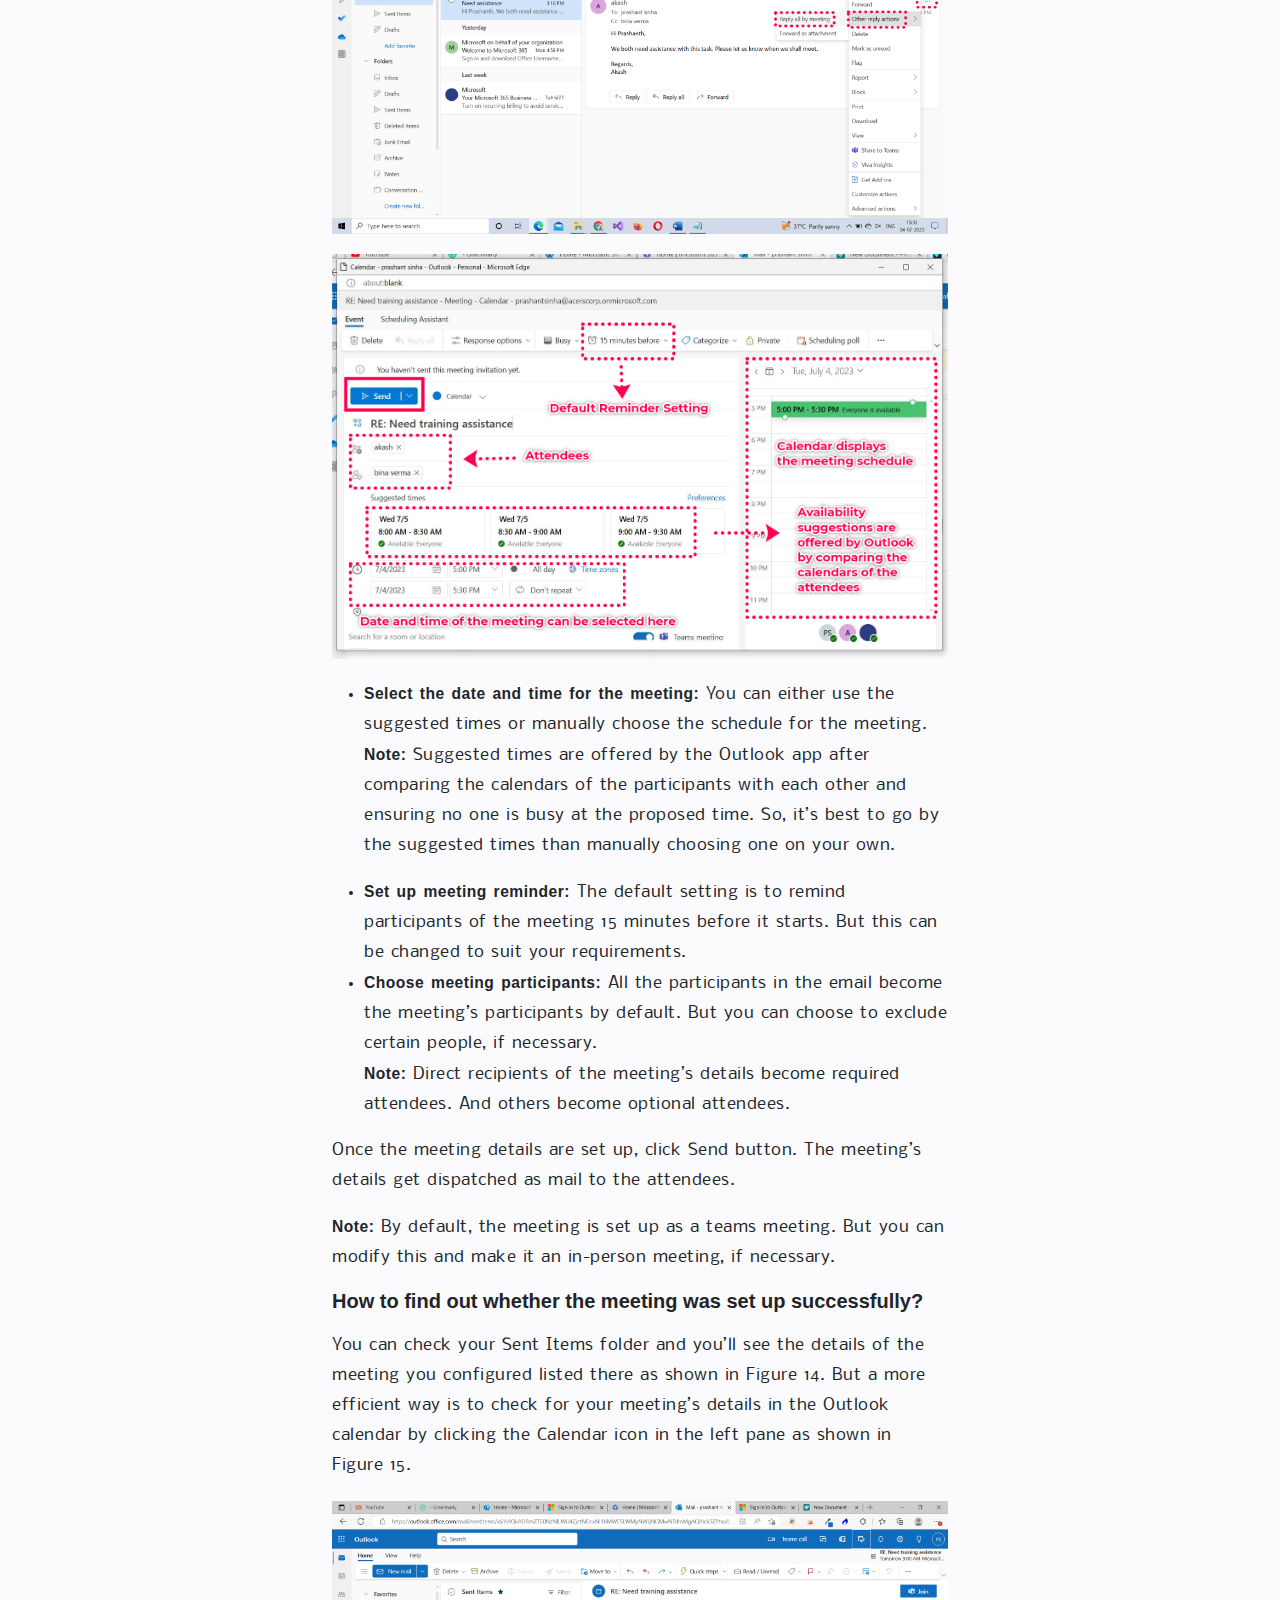
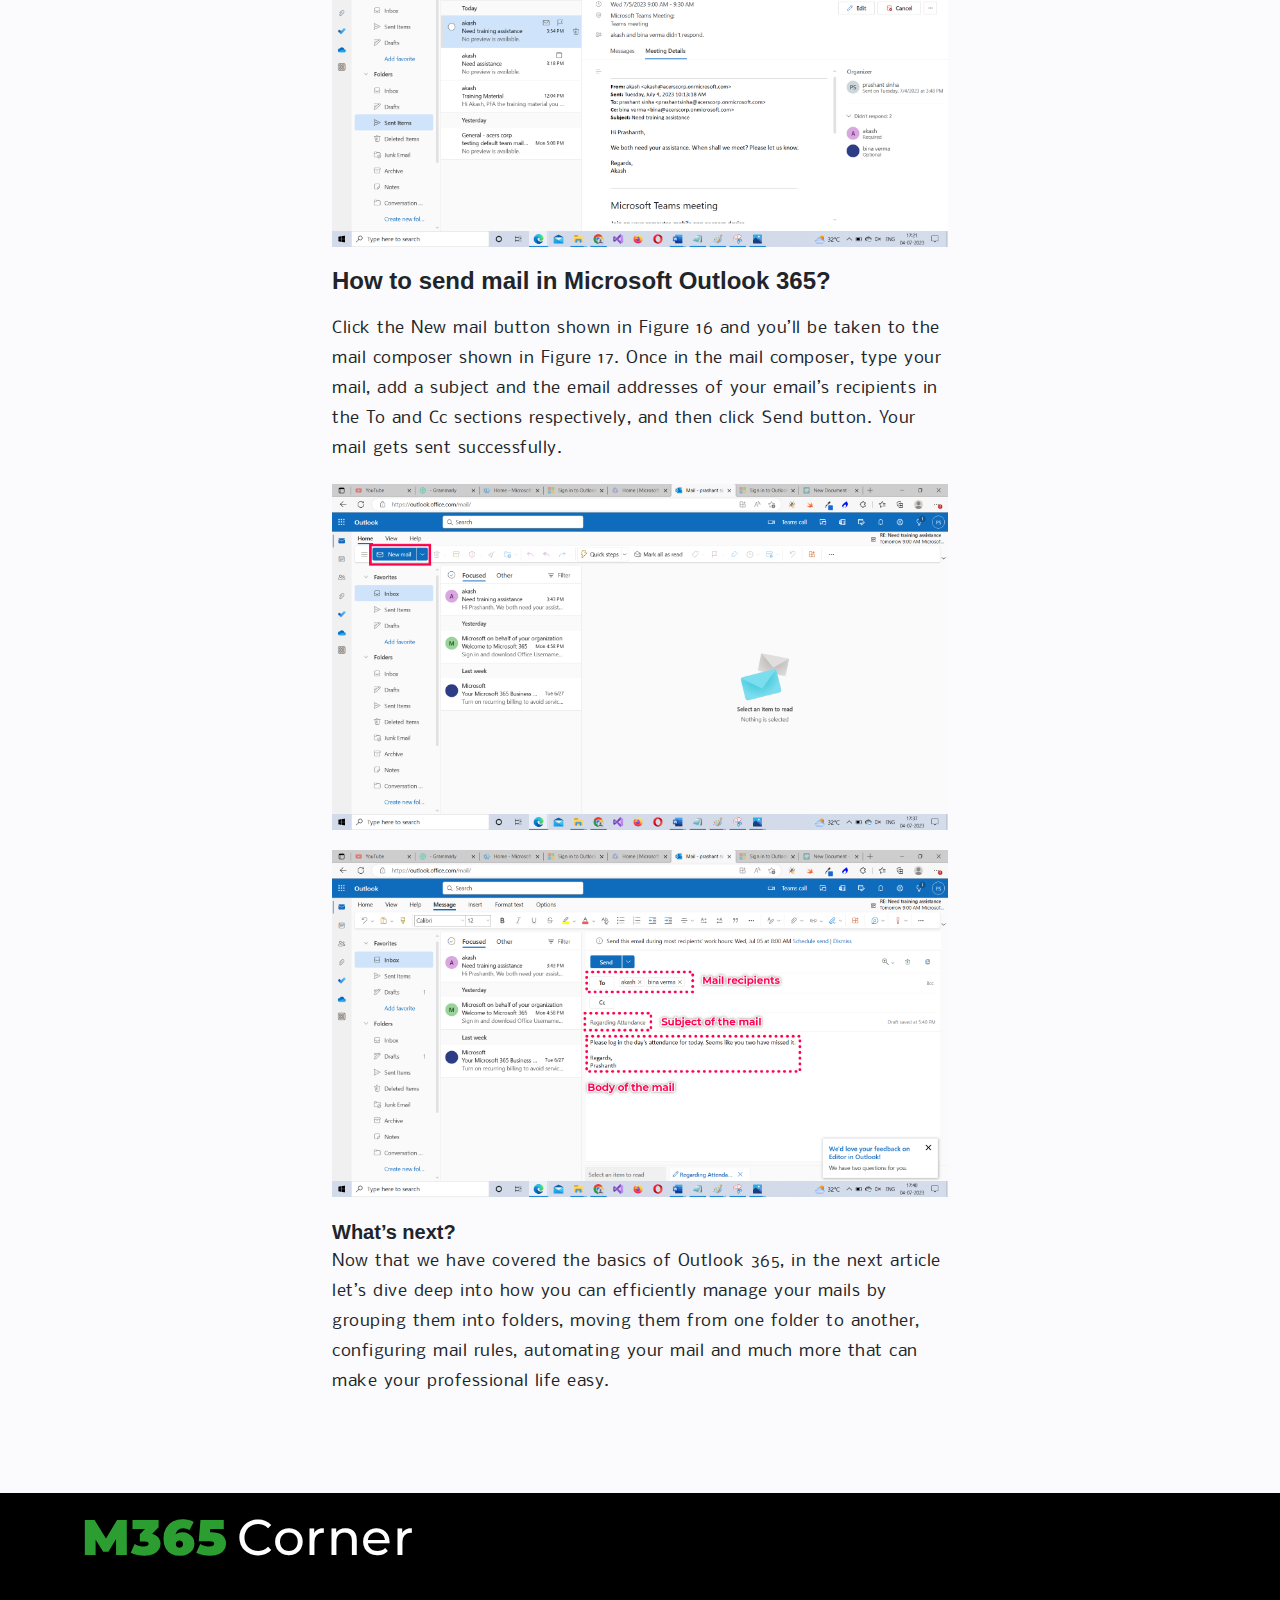
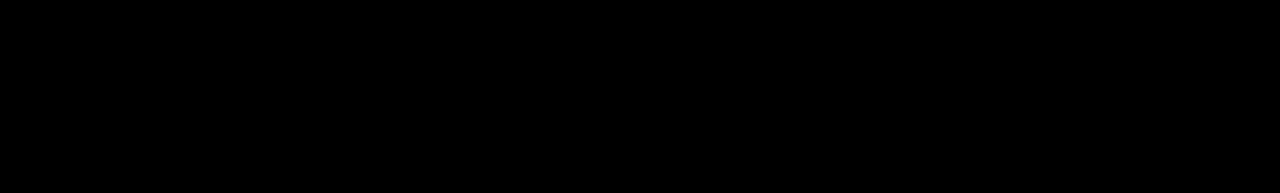
<file: m365-for-beginners/Microsoft-365-email-(outlook)-essentials-Part-I.html>
﻿<!DOCTYPE html>
<html lang="en">
<head>
    <meta charset="UTF-8">
    <meta name="viewport" content="width=device-width, initial-scale=1.0">
    <title>M365Corner - Offers M365 Admin & User Tutorials</title>

    <link rel='stylesheet' type='text/css' media='screen' href='../style.css'>
    
    <meta content="Microsoft 365 Tutorials, Office 365 Tutorials, Microsoft 365, Office 365, M365" name="keywords ">
    <meta content="M365Corner contains M365 tutorials for basic users, administrators & developers. GIF based how to articles offering step-by-step guidance are also available." name="description">

    <!-- bootstrap links -->
    <link rel="stylesheet" href="https://cdn.jsdelivr.net/npm/bootstrap-icons@1.10.5/font/bootstrap-icons.css">
    <link href="https://cdn.jsdelivr.net/npm/bootstrap@5.0.2/dist/css/bootstrap.min.css" rel="stylesheet">
    <!-- font awesome link -->
    <link rel="stylesheet" href="https://cdnjs.cloudflare.com/ajax/libs/font-awesome/6.4.2/css/all.min.css" />
</head>
<body>
    
    <div class="container-fluid banner-section">
        <nav class="container navbar navbar-expand-lg navbar-light  navbar-1">
            <i class="fa-solid fa-bars menu-icon"></i>
            <div class="col-lg-4 logo-mq">
                <a href="/prasana anna/google-site-office/m365-corner-new-version/index.html" class="site-log">
                    <p class="logo-text" style="font-weight: 700;">M365<span  class="logo-text-second">Corner</span></p>
                </a>
            </div>
            <ul class="contact-page">
                <li>
                    <a  href="#">Contact</a>
                </li>
            </ul> 
        </nav>
        <div class="container-fluid main-page">
            <div class="row">
                <div class="col-lg-3 main-contains-box side-slider-box  slider-menu hide-div">
                    <ul class="bg-ulst side-ul">
                        <li><a class="slider-link" href="microsoft-365-beginner-series-sign-up-process.html">Introduction - What is Microsoft 365? What does it offer? How to sign up?</a></li>
                        <li><a class="slider-link" href="Microsoft-365-home-page-Part-I.html">Getting used to Microsoft 365 home page - Part I</a></li>
                        <li><a class="slider-link" href="Microsoft-365-home-page-Part-II.html">Getting used to Microsoft 365 home page - Part II</a></li>
                        <li><a class="slider-link" href="Microsoft-365-admin-center.html">Brief look at the Microsoft 365 admin center</a></li>
                        <li><a class="slider-link" href="Microsoft-365-email-(outlook)-essentials-Part-I.html">Learning Microsoft 365 Outlook Basics I</a></li>
                        <li><a class="slider-link" href="microsoft-365-outlook-basics-II.html">Learning Microsoft 365 Outlook Basics II</a></li>
                        <li><a class="slider-link" href="microsoft-365-outlook-basics-III.html">Learning Microsoft 365 Outlook Basics III</a></li>
                        <li><a class="slider-link" href="microsoft-365-outlook-basics-IV.html">Learning Microsoft 365 Outlook Basics IV</a></li>
                        <li><a class="slider-link" href="introducing-microsoft-teams.html">Introducing Microsoft Teams</a></li>
                    </ul>
                </div>
                <div class="col-lg-6 main-contains-box center-details">
                    <div class="next-ntn">
                        <div class="two-btns">
                            <div><a href="Microsoft-365-admin-center.html" class="btn-1"><i class="fa-solid fa-chevron-left"></i>Previous</a></div>
                            <div><a href="microsoft-365-outlook-basics-II.html" class="btn-2">Next<i class="fa-solid fa-chevron-right"></i></a></div>
                        </div>
                    </div>
                    <h1 class="bg-h1st">Microsoft 365 Outlook Basics l</h1>
                    <P>Microsoft Outlook helps you send and receive emails. Depending on the Microsoft 365 edition you purchased, you may use Microsoft Outlook as a desktop app, or Android app, or an iPhone app. If you don’t have access to these, you can always fall back to your Microsoft 365 cloud-based Outlook app.</P>
                    <p>Apart from sending and receiving mail, Microsoft Outlook also allows you to:</p>
                    <ul>
                        <li class="link-li">Add tasks to your calendar</li>
                        <li class="link-li">View your upcoming activities (like meetings, tasks, etc.) on your calendar</li>
                        <li class="link-li">Set up a meeting</li>
                        <li class="link-li">Add contacts</li>
                        <li class="link-li">Add notes using OneNote</li>
                        <li class="link-li">Access other apps like Bookings, OneDrive, MS Word, MS Excel, etc.,</li>
                    </ul>
                    
                    <h2 class="bg-h2st">How to access Microsoft Outlook in Microsoft 365?</h2>
                    <p>You can access Microsoft Outlook using:</p>
                    <ul>
                        <li class="link-li">The Outlook icon in the left pane</li>
                        <li class="link-li">The App launcher</li>
                    </ul>
                    <span class="headspan">The Outlook icon in the left pane</span>
                    <p>After you sign in to your Microsoft 365 portal, click the Outlook icon available in the left pane as shown in Figure 1.</p>
                    <div class="img-section">
                        <img src="img/access-outlook-1 (1).png" class="img-fluid" alt="">
                    </div>
                    <span class="headspan">Using the App Launcher</span>
                    <p>Click the app launcher and select Outlook app as shown in Figure 2.</p>
                    <div class="img-section">
                        <img src="img/access-outlook-2.png" class="img-fluid" alt="">
                    </div>


                    <h2 class="bg-h2st">What are the components of Microsoft Outlook 365?</h2>
                    <p>The outlook can be broadly categorized into six sections as shown in Figure 3.</p>
                    <div class="img-section">
                        <img src="img/outlook-overview-2.png" class="img-fluid" alt="">
                    </div>
                    <ul>
                        <li class="link-li">
                            <b>Mail content:</b> The empty screen in the center. This is where your email’s content is displayed. It is empty when no mail is selected from the inbox.
                        </li>
                        <li class="link-li">The App launcher</li>
                        <li class="link-li">
                            <b>Inbox:</b> This is where all your emails get listed. They are split into two different categories: i) Focused and ii) Other. More on these categories later. A filter is also available that helps you filter emails based on your requirement.
                        </li>
                        <li class="link-li">
                            <b>Your email folders:</b> Your emails are grouped into different folders like sent items, drafts, deleted items, and junk mail etc., Your favorite folders too get displayed here. More on email files and folders later.
                        </li>
                        <li class="link-li">
                            <b>New mail button:</b> Lets you compose new emails. It has additional features hidden away in the dropdown beside it which we’ll look into later.
                        </li>
                        <li class="link-li">
                            <b>The left pane:</b> Your email-related activities like the calendar, contacts, and files can be accessed here. You also get access to certain apps like To Do, Bookings, etc., from this section.
                        </li>
                        <li class="link-li">
                            <b>The search bar:</b> This lets you search for emails. An advanced search filter is also available apart from the basic search.
                        </li>
                        <li class="link-li">
                            <b>The utility icons:</b> These are available in the top right corner. They help you join teams meetings and chats, access your OneNote notes, calendar, notifications among other things
                        </li>
                    </ul>
                    <p>We’ll look at each of these sections in detail, as we try to understand how basic operations like composing a mail, replying to a mail and more can be done using Microsoft Outlook 365.</p>

                    <h2 class="bg-h2st">How to view or read emails in Microsoft Outlook 365?</h2>
                    <p>Just click on the mail you want to read. The mail’s content opens to your right as shown in Figure 4.</p>
                    <div class="img-section">
                        <img src="img/read-mail-another.png" class="img-fluid" alt="">
                    </div>
                    <p>Next, let’s focus on the primary action you take after reading a mail. That is, reply to it.</p>                 

                    <h2 class="bg-h2st">How to reply to emails in Microsoft Outlook 365?</h2>
                    <p>When you open a mail, you get exposed to a bunch of options that help you deal with the mail as shown in Figure 5. (We’ll look into the toolbar options later).</p>
                    <div class="img-section">
                        <img src="img/read-mail-2.png" class="img-fluid" alt="">
                    </div>
                    <p>There are three ways in which you can reply to a mail:</p>
                    <ul>
                        <li class="link-li">
                            <b>Reply:</b> sends a reply to the sender of the mail, avoiding those who are Cc’ed in it.
                        </li>
                        <li class="link-li">
                            <b>Reply all:</b> sends a reply to all of those who are involved in the mail, be it the sender or those CC’ed in it.
                        </li>
                        <li class="link-li">
                            <b>Reply all by meeting:</b> sets up a meeting and sends the meeting details as a reply to all parties involved.
                        </li>
                    </ul>

                    <h3 class="bg-h3st">How to reply to a mail?</h3>
                    <p>You can either use the Reply button at the bottom of the mail or the Reply icon available to the right of the mail as shown in Figure 5. Clicking either of these leads you to the mail composer as shown in Figure 6.</p>
                    <p><b>Note:</b>The toolbar too contains a reply icon but the ones closer to your mail are the easiest to get your hands on.</p>
                    <div class="img-section">
                        <img src="img/reply-icon.png" class="img-fluid" alt="">
                    </div>
                    <div class="img-section">
                        <img src="img/reply-1.png" class="img-fluid" alt="">
                    </div>
                    <p>Write your reply and click the Send button. Your reply gets sent.</p>
                    <p><b>Note:</b> You can also schedule the reply to be sent at a specific date and time. You can do this by clicking the dropdown beside the Send button and selecting the Schedule Send option. Doing so opens the Schedule Send dialog box as shown in Figure 7 which lets you specify the date and time at which you want the reply to be sent.</p>
                    <div class="img-section">
                        <img src="img/schedule-mail-dialog.jfif" class="img-fluid" alt="">
                    </div>

                    <h3 class="bg-h3st">How to reply all to a mail?</h3>
                    <p>You can either use the Reply All button at the bottom of the mail or the Reply All icon available to the right of the mail as shown in Figure 8. Clicking either of these leads you to the mail composer as shown in Figure 9.</p>
                    <div class="img-section">
                        <img src="img/reply-all-icon.png" class="img-fluid" alt="">
                    </div>
                    <div class="img-section">
                        <img src="img/send-reply.png" class="img-fluid" alt="">
                    </div>
                    <p>Write your reply and click the Send button. Your reply gets sent.</p>
                    <p><b>Note:</b> You can also schedule the reply to be sent at a specific date and time. You can do this by clicking the dropdown beside the Send button and selecting the Schedule Send option. Doing so opens the Schedule Send dialog box as shown in Figure 7 which lets you specify the date and time at which you want the reply to be sent.</p>
                    <div class="img-section">
                        <img src="img/schedule-mail-dialog (1).jfif" class="img-fluid" alt="">
                    </div>


                    <h3 class="bg-h3st">How to reply all by meeting to mail?</h3>
                    <p>Click the more options in the reply pane available to the right of your mail and select <b>Other reply actions  Reply all by meeting</b> option as shown in Figure 12. Doing so opens the meetings setup dialog box as shown in Figure 13.</p>
                    <div class="img-section">
                        <img src="img/reply-by-meeting.png" class="img-fluid" alt="">
                    </div>
                    <div class="img-section">
                        <img src="img/meeting-details.png" class="img-fluid" alt="">
                    </div>
                    <ul>
                        <li class="link-li">
                            <b>Select the date and time for the meeting:</b> You can either use the suggested times or manually choose the schedule for the meeting.
                            <p><b>Note:</b> Suggested times are offered by the Outlook app after comparing the calendars of the participants with each other and ensuring no one is busy at the proposed time. So, it’s best to go by the suggested times than manually choosing one on your own.</p>
                        </li>
                        <li class="link-li">
                            <b>Set up meeting reminder:</b> The default setting is to remind participants of the meeting 15 minutes before it starts. But this can be changed to suit your requirements.
                        </li>
                        <li class="link-li">
                            <b>Choose meeting participants:</b> All the participants in the email become the meeting’s participants by default. But you can choose to exclude certain people, if necessary.
                            <p><b>Note:</b> Direct recipients of the meeting’s details become required attendees. And others become optional attendees.</p>
                        </li>
                    </ul>
                    <p>Once the meeting details are set up, click Send button. The meeting’s details get dispatched as mail to the attendees.</p>
                    <p><b>Note:</b> By default, the meeting is set up as a teams meeting. But you can modify this and make it an in-person meeting, if necessary.</p>


                    <h4 class="bg-h4st">How to find out whether the meeting was set up successfully?</h4>
                    <p>You can check your Sent Items folder and you’ll see the details of the meeting you configured listed there as shown in Figure 14. But a more efficient way is to check for your meeting’s details in the Outlook calendar by clicking the Calendar icon in the left pane as shown in Figure 15.</p>
                    <div class="img-section">
                        <img src="img/meeting-details-in-sent-items.png" class="img-fluid" alt="">
                    </div>
                    
                    <h3 class="bg-h3st">How to send mail in Microsoft Outlook 365?</h3>
                    <p>Click the New mail button shown in Figure 16 and you’ll be taken to the mail composer shown in Figure 17. Once in the mail composer, type your mail, add a subject and the email addresses of your email’s recipients in the To and Cc sections respectively, and then click Send button. Your mail gets sent successfully.</p>
                    <div class="img-section">
                        <img src="img/new-mail-button.png" class="img-fluid" alt="">
                    </div>
                    <div class="img-section">
                        <img src="img/composing-mail.png" class="img-fluid" alt="">
                    </div>

                    <span class="headspan">What’s next?</span>
                    <p>Now that we have covered the basics of Outlook 365, in the next article let’s dive deep into how you can efficiently manage your mails by grouping them into folders, moving them from one folder to another, configuring mail rules, automating your mail and much more that can make your professional life easy.</p>

                </div>   
                <div class="col-lg-3 main-contains-box">

                </div> 
            </div>
            <div class="menu">
                <ul class="bg-ulst side-ul">
                    <li><a class="slider-link" href="What are the basics of Microsoft 365.html">Introduction - What is Microsoft 365? What does it offer? How to sign up?</a></li>
                    <li><a class="slider-link" href="Microsoft-365-home-page-Part-I.html">Getting used to Microsoft 365 home page - Part I</a></li>
                    <li><a class="slider-link" href="">Getting used to Microsoft 365 home page - Part II</a></li>
                    <li><a class="slider-link" href="">Brief look at the Microsoft 365 admin center</a></li>
                    <li><a class="slider-link" href="">Learning Microsoft 365 Outlook Basics I</a></li>
                    <li><a class="slider-link" href="">Learning Microsoft 365 Outlook Basics II</a></li>
                    <li><a class="slider-link" href="">Learning Microsoft 365 Outlook Basics III</a></li>
                    <li><a class="slider-link" href="">Learning Microsoft 365 Outlook Basics IV</a></li>
                    <li><a class="slider-link" href="">Introducing Microsoft Teams</a></li>
                </ul>    
                <!-- <div class="close-icon"><span>X</span></div> -->
            </div>
        </div>
        <!-- footer section -->
    <div class="container-fluid footer-section">
        <div class="container">
            <div class="row">
                <div class="col-lg-4 col-sm-12 col-md-6 footer-box">
                    <div class="col-lg-4">
                        <a href="index.html" class="site-log">
                            <p class="logo-text" style="font-weight: 700;">M365<span  class="logo-text-second" style="color: white !important;">Corner</span></p>
                        </a>
                    </div>
                </div>
            </div>
        </div>
    </div>
    </div>
    <script>
        document.querySelector('.menu-icon').addEventListener('click', function () {
            document.querySelector('.menu').classList.add('hide');
            document.querySelector('.menu').classList.toggle('move-menu');
        })  
    </script>
</body>
</html>
</file>
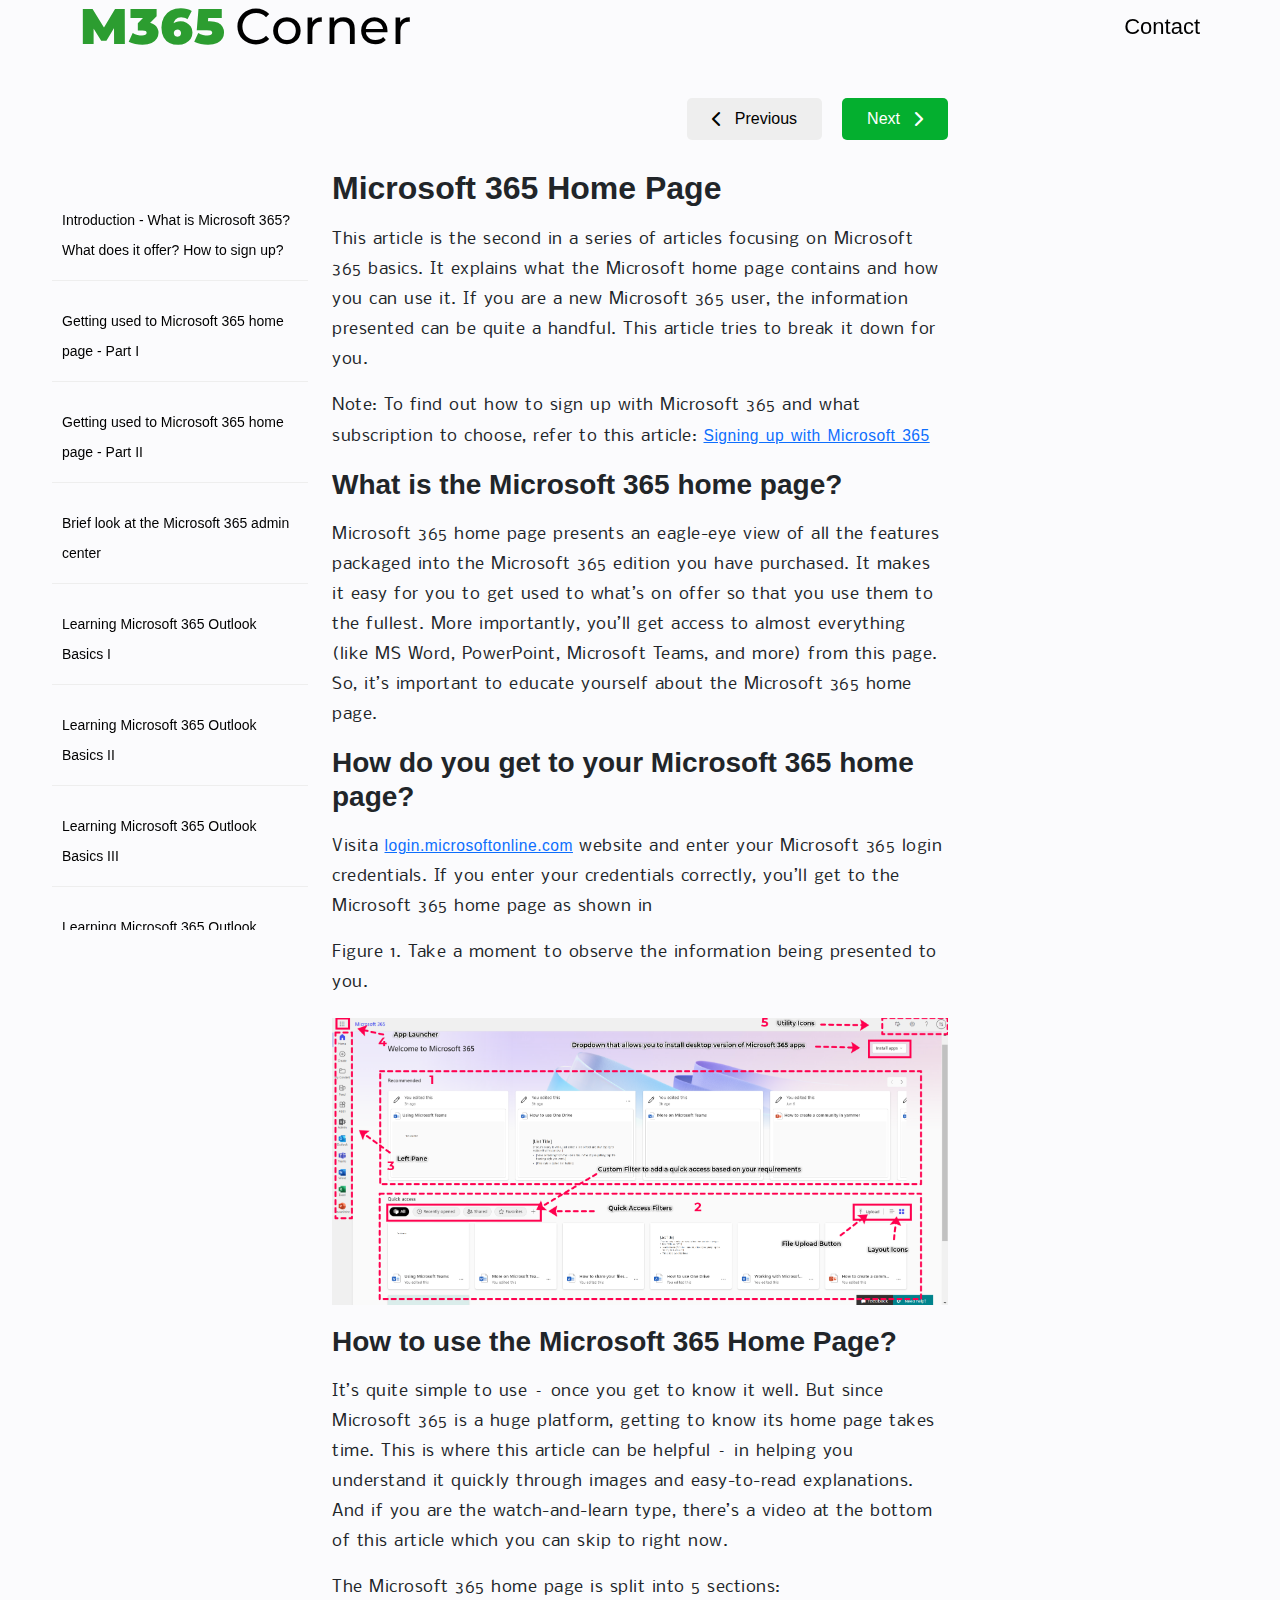
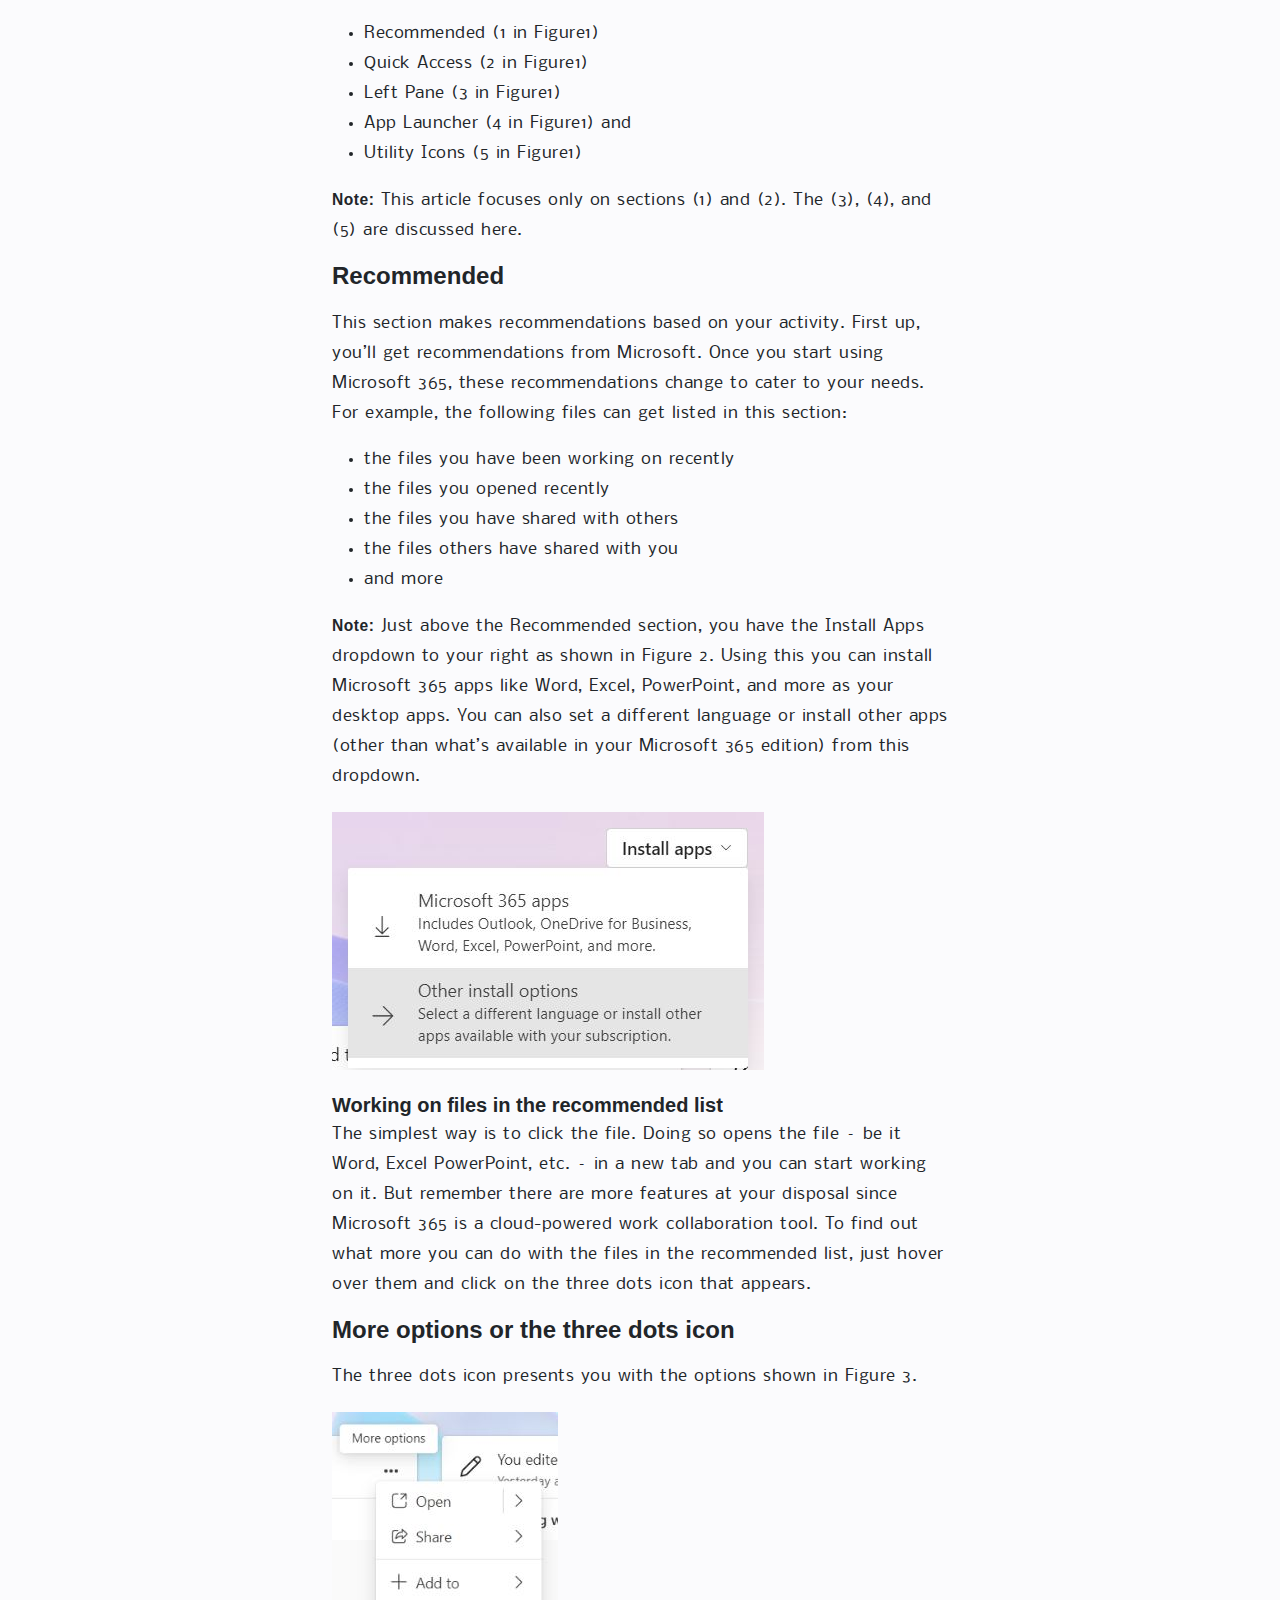
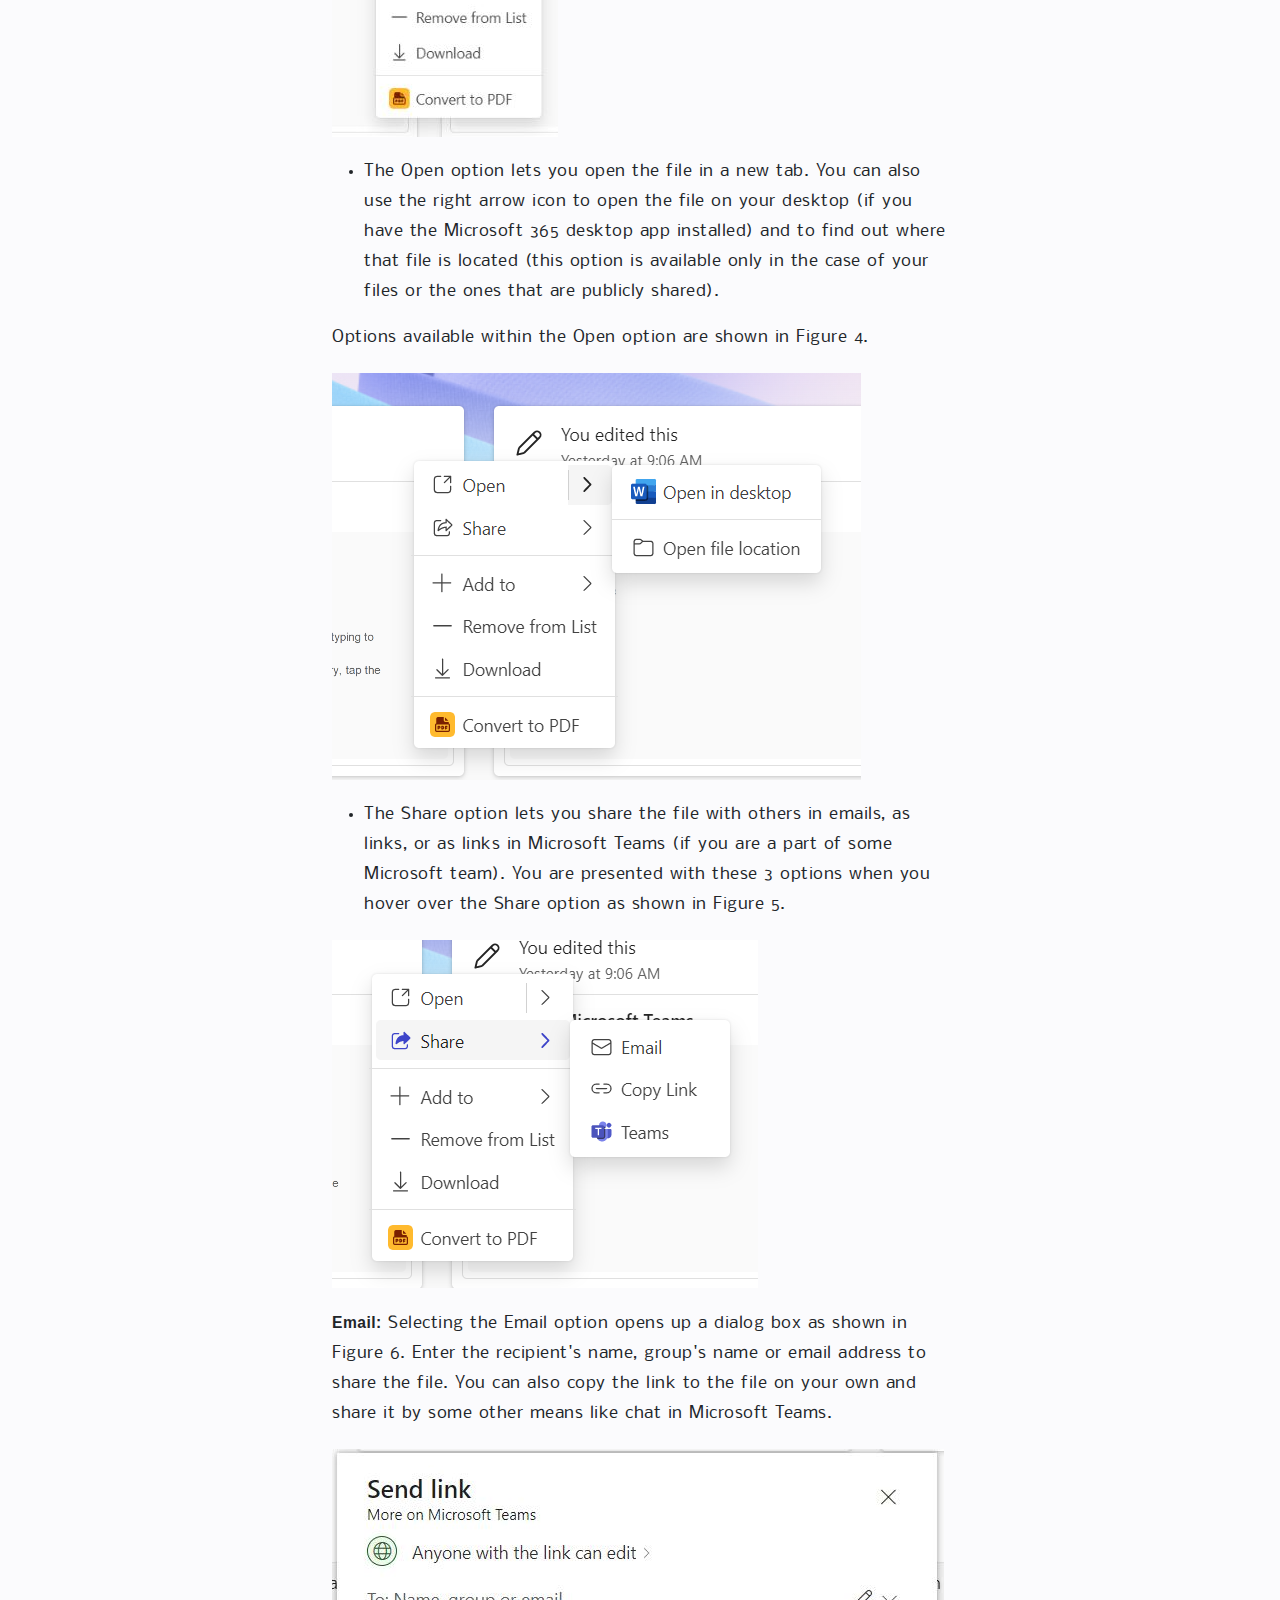
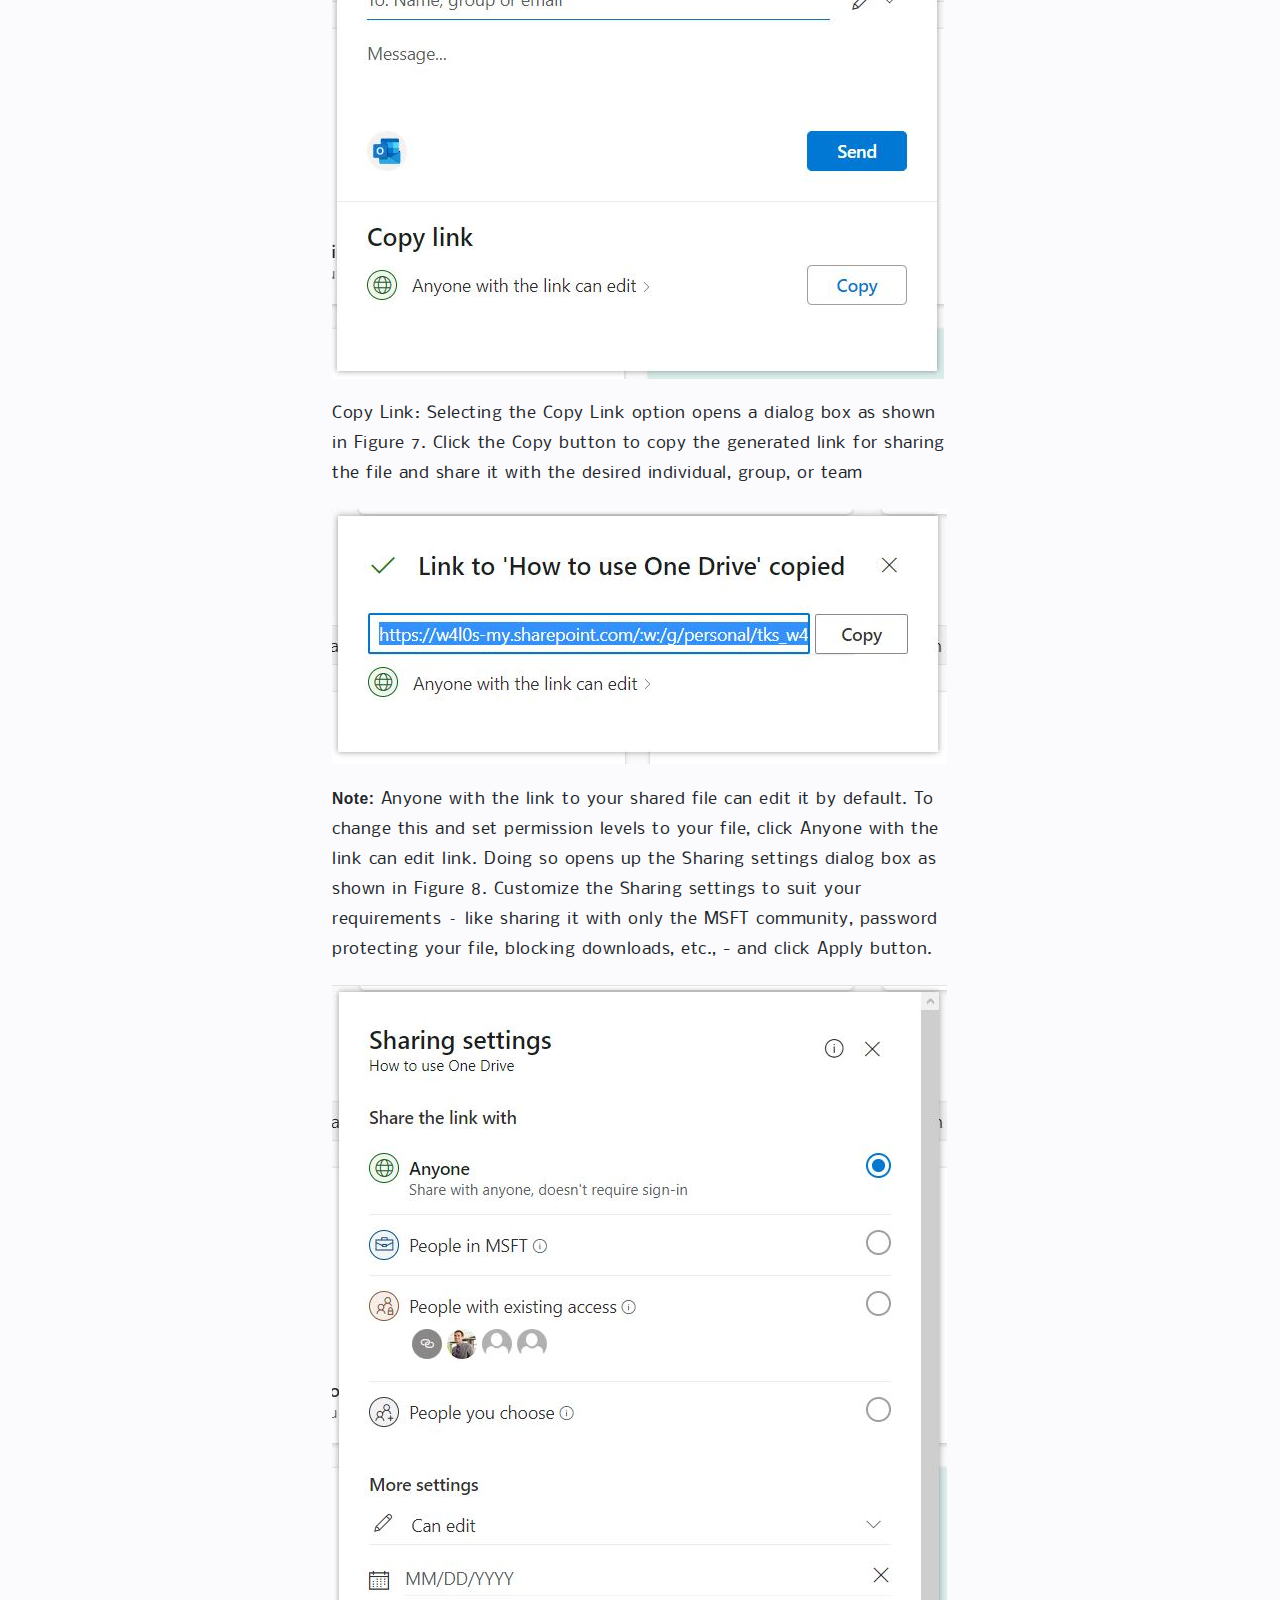
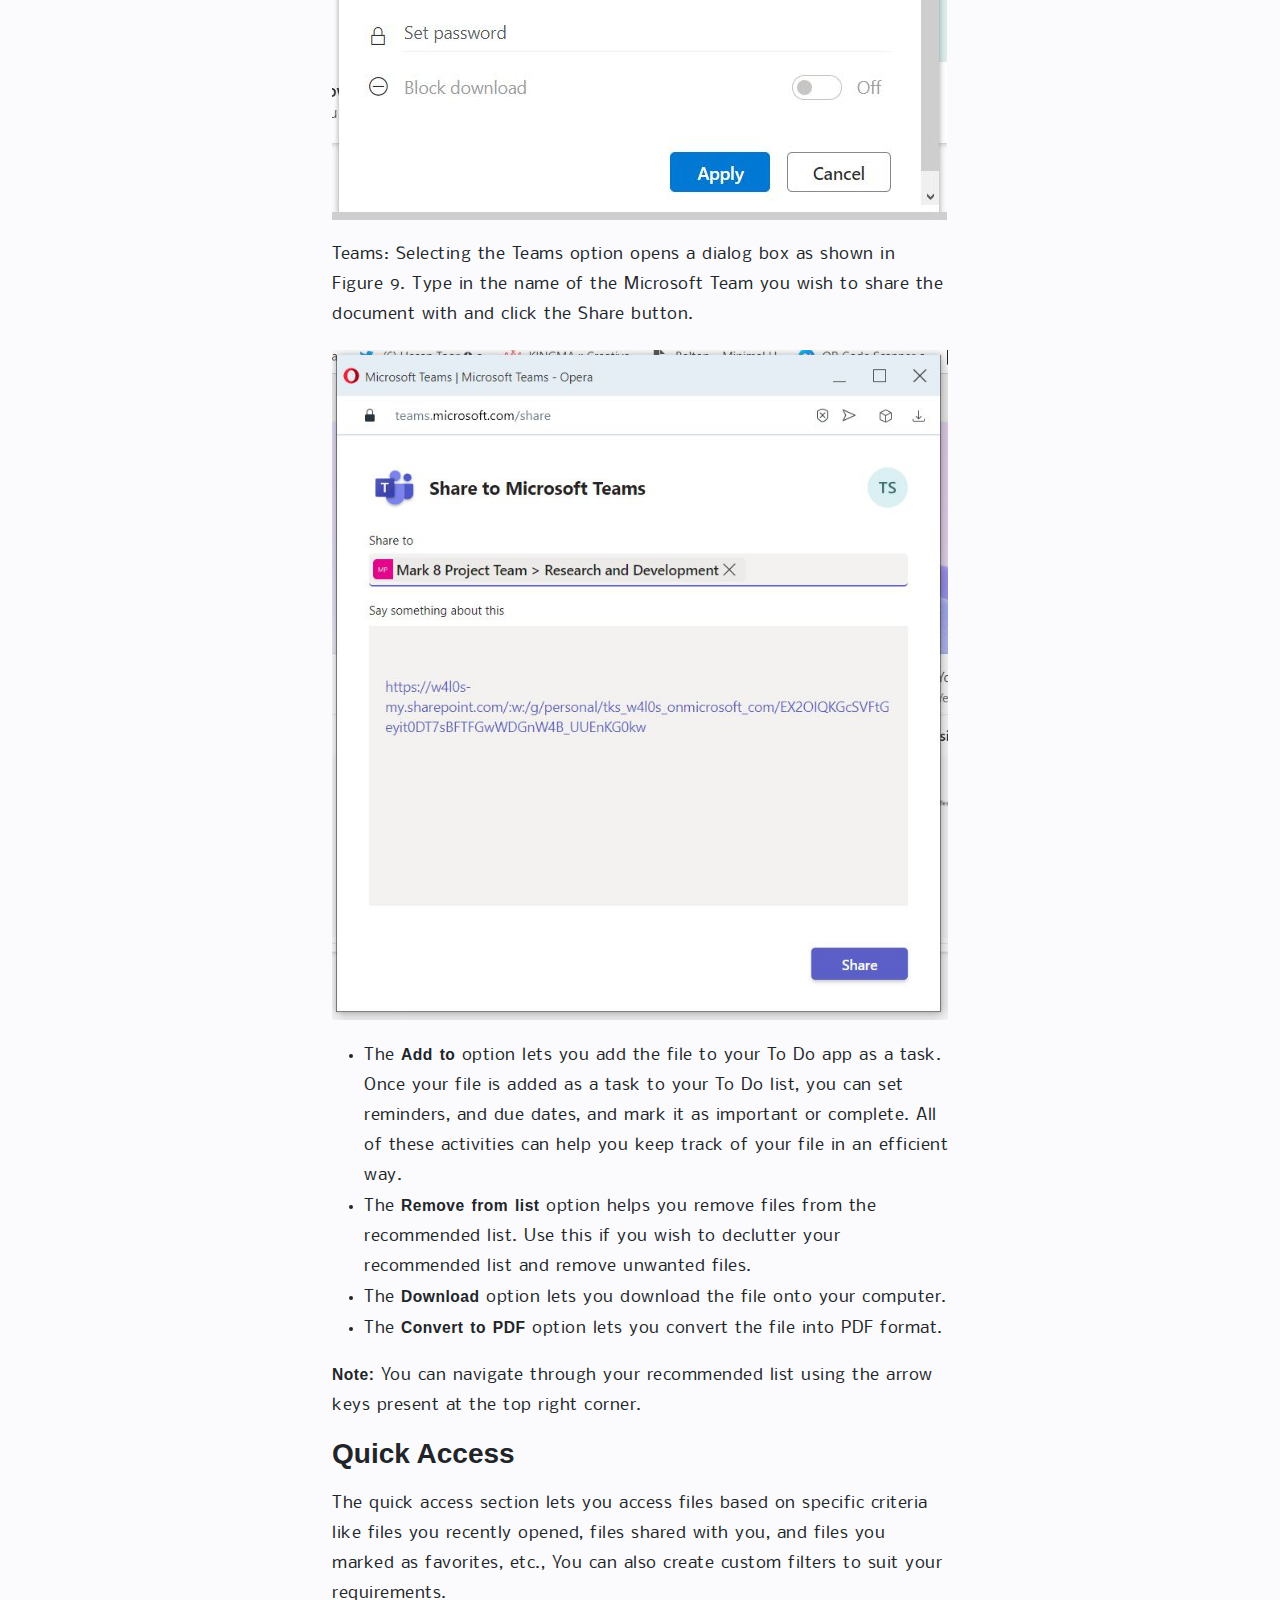
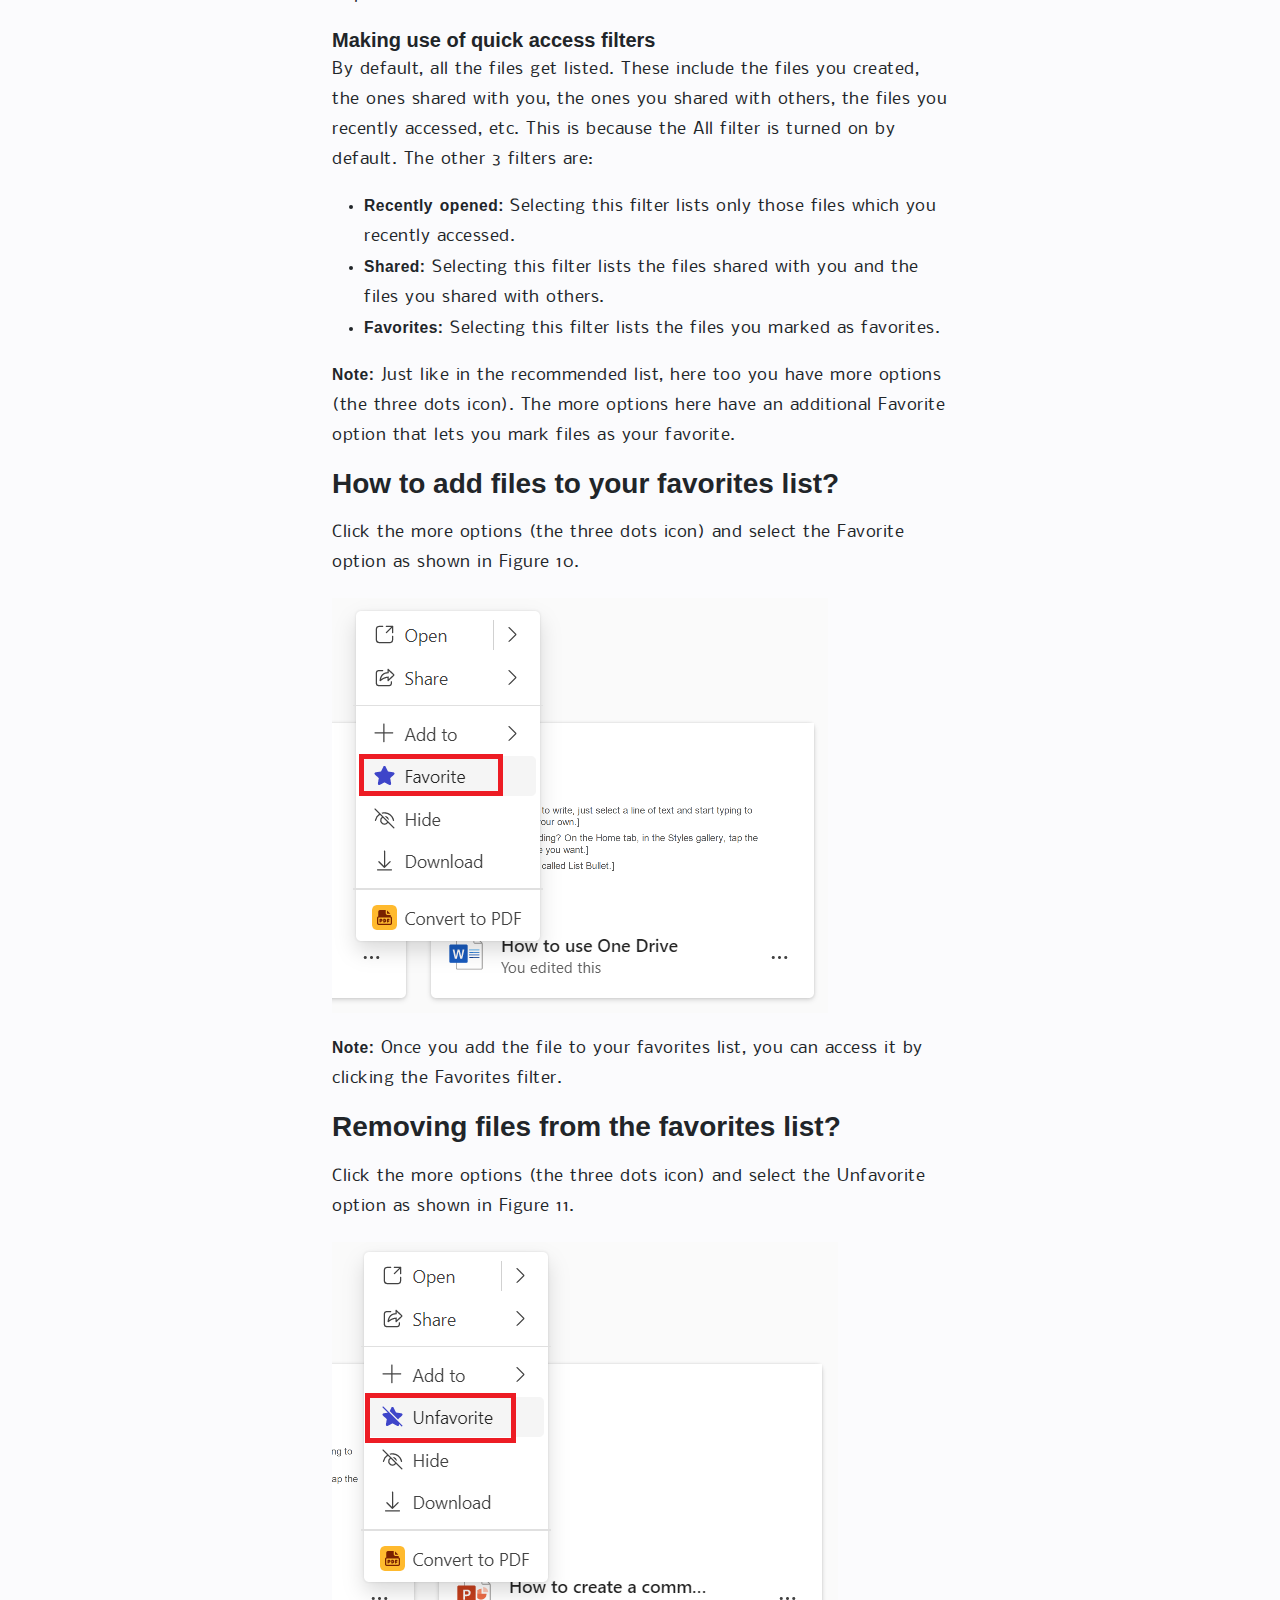
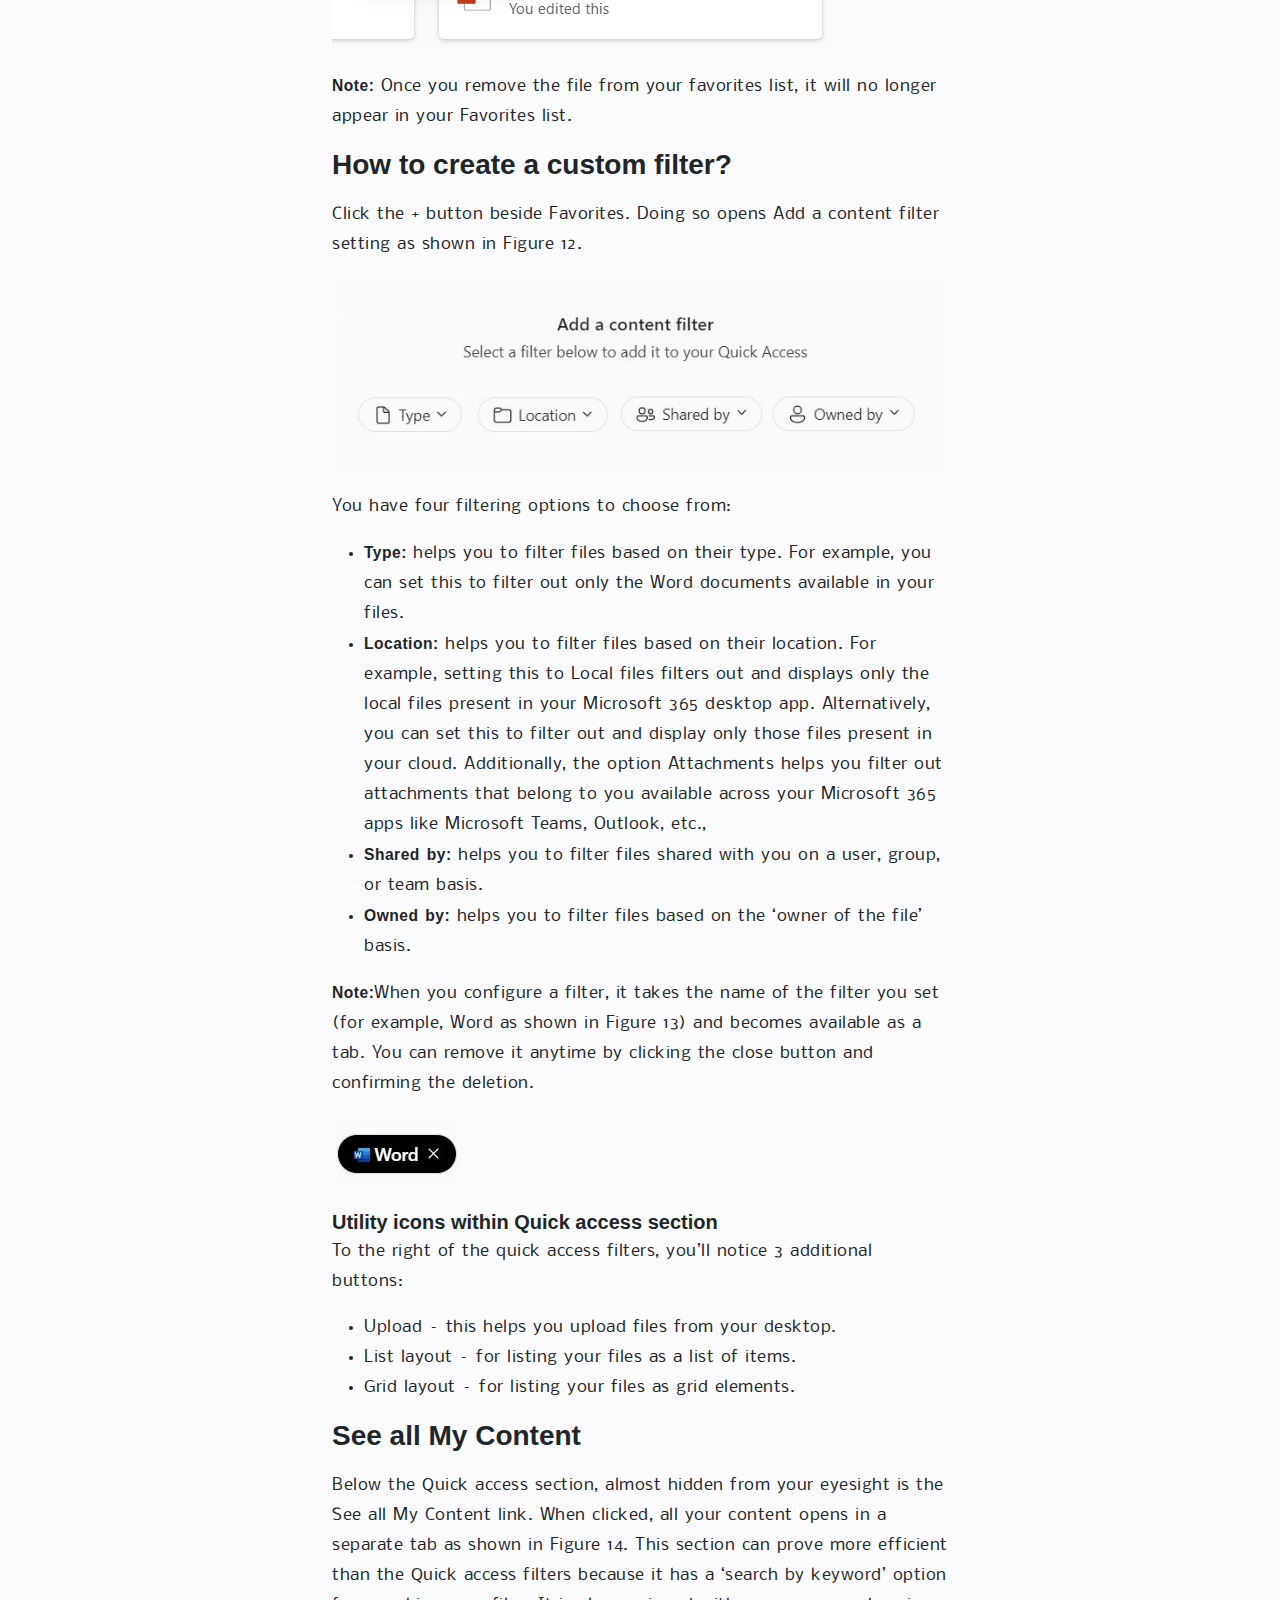
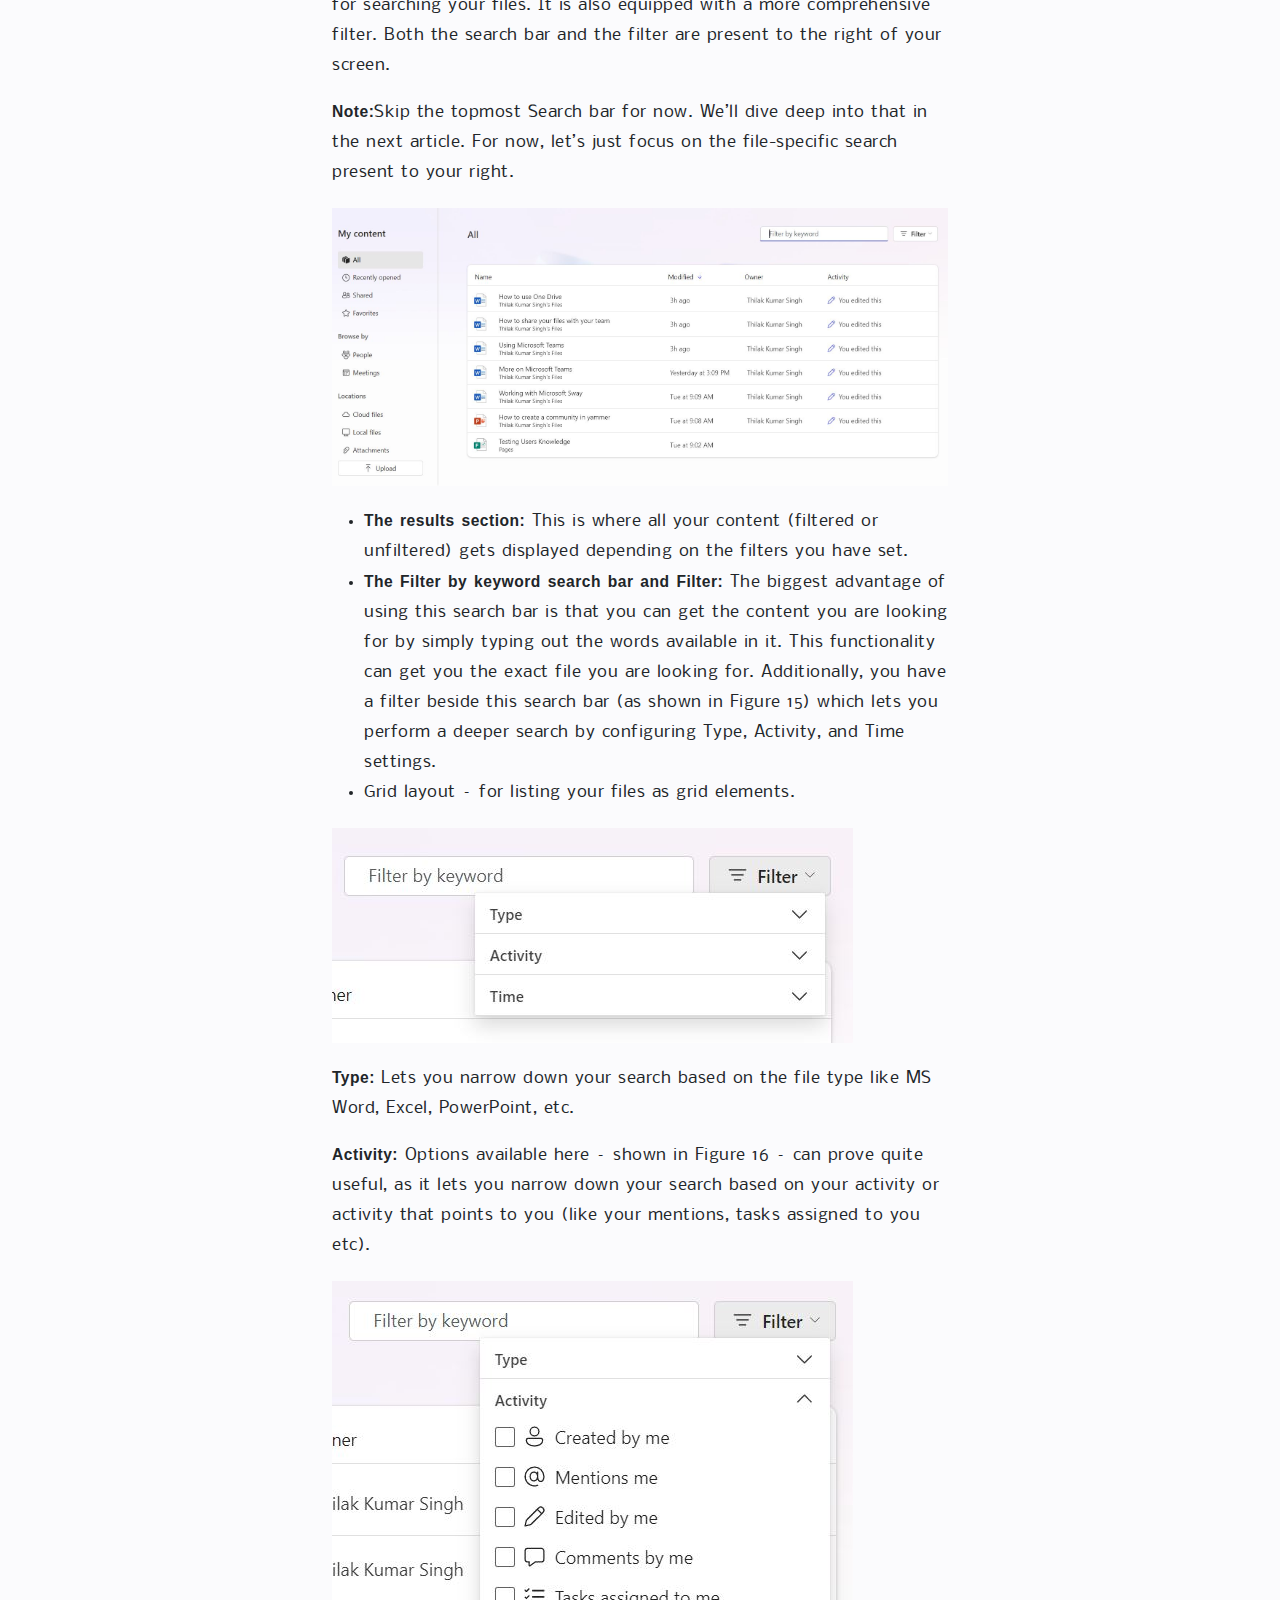
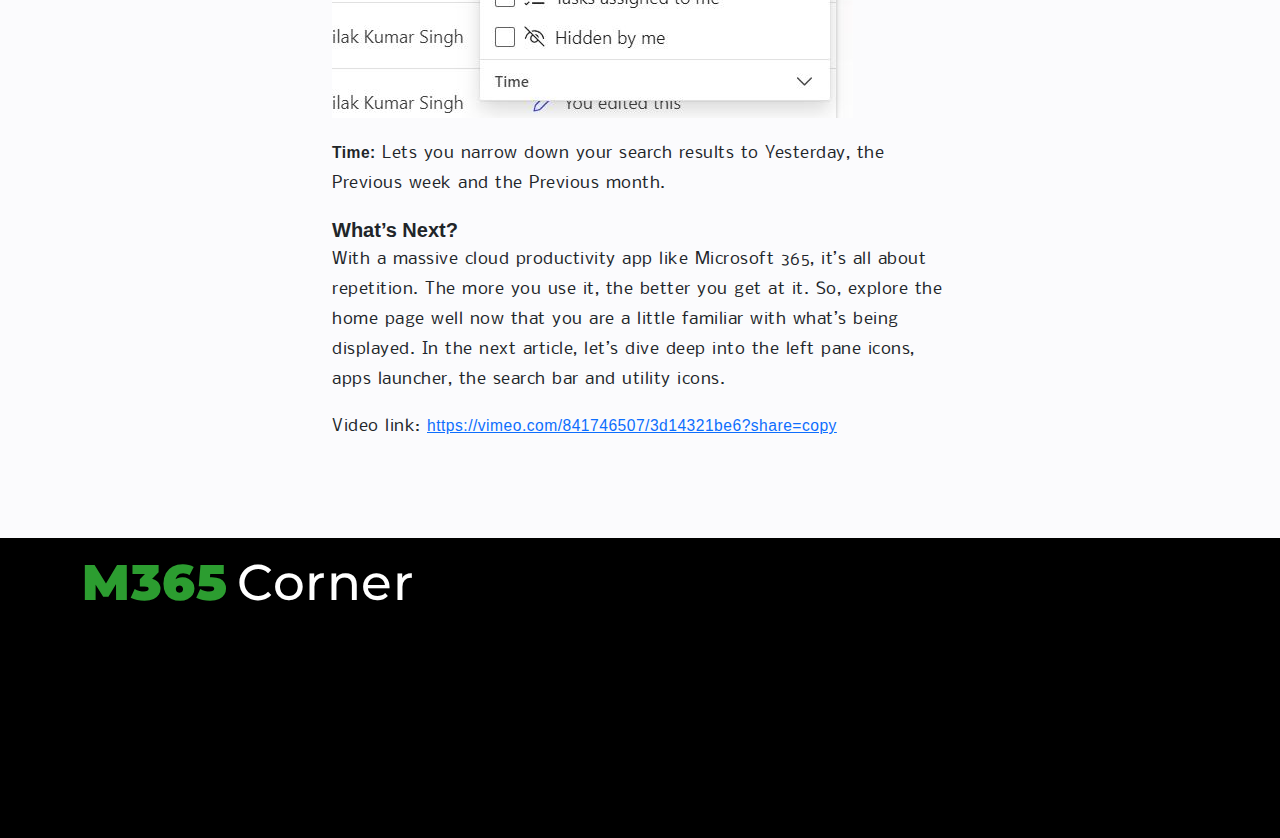
<file: m365-for-beginners/Microsoft-365-home-page-Part-I.html>
﻿<!DOCTYPE html>
<html lang="en">
<head>
    <meta charset="UTF-8">
    <meta name="viewport" content="width=device-width, initial-scale=1.0">
    <title>M365Corner - Offers M365 Admin & User Tutorials</title>

    <link rel='stylesheet' type='text/css' media='screen' href='../style.css'>
    
    <meta content="Microsoft 365 Tutorials, Office 365 Tutorials, Microsoft 365, Office 365, M365" name="keywords ">
    <meta content="M365Corner contains M365 tutorials for basic users, administrators & developers. GIF based how to articles offering step-by-step guidance are also available." name="description">

    <!-- bootstrap links -->
    <link rel="stylesheet" href="https://cdn.jsdelivr.net/npm/bootstrap-icons@1.10.5/font/bootstrap-icons.css">
    <link href="https://cdn.jsdelivr.net/npm/bootstrap@5.0.2/dist/css/bootstrap.min.css" rel="stylesheet">
    <!-- font awesome link -->
    <link rel="stylesheet" href="https://cdnjs.cloudflare.com/ajax/libs/font-awesome/6.4.2/css/all.min.css" />
</head>
<body>
    
    <div class="container-fluid banner-section">
        <nav class="container navbar navbar-expand-lg navbar-light  navbar-1">
            <i class="fa-solid fa-bars menu-icon"></i>
            <div class="col-lg-4 logo-mq">
                <a href="/prasana anna/google-site-office/m365-corner-new-version/index.html" class="site-log">
                    <p class="logo-text" style="font-weight: 700;">M365<span  class="logo-text-second">Corner</span></p>
                </a>
            </div>
            <ul class="contact-page">
                <li>
                    <a  href="#">Contact</a>
                </li>
            </ul> 
        </nav>
        <div class="container-fluid main-page">
            <div class="row">
                <div class="col-lg-3 main-contains-box side-slider-box  slider-menu hide-div">
                    <ul class="bg-ulst side-ul">
                        <li><a class="slider-link" href="microsoft-365-beginner-series-sign-up-process.html">Introduction - What is Microsoft 365? What does it offer? How to sign up?</a></li>
                        <li><a class="slider-link" href="Microsoft-365-home-page-Part-I.html">Getting used to Microsoft 365 home page - Part I</a></li>
                        <li><a class="slider-link" href="Microsoft-365-home-page-Part-II.html">Getting used to Microsoft 365 home page - Part II</a></li>
                        <li><a class="slider-link" href="Microsoft-365-admin-center.html">Brief look at the Microsoft 365 admin center</a></li>
                        <li><a class="slider-link" href="Microsoft-365-email-(outlook)-essentials-Part-I.html">Learning Microsoft 365 Outlook Basics I</a></li>
                        <li><a class="slider-link" href="microsoft-365-outlook-basics-II.html">Learning Microsoft 365 Outlook Basics II</a></li>
                        <li><a class="slider-link" href="microsoft-365-outlook-basics-III.html">Learning Microsoft 365 Outlook Basics III</a></li>
                        <li><a class="slider-link" href="microsoft-365-outlook-basics-IV.html">Learning Microsoft 365 Outlook Basics IV</a></li>
                        <li><a class="slider-link" href="introducing-microsoft-teams.html">Introducing Microsoft Teams</a></li>
                    </ul>
                </div>
                <div class="col-lg-6 main-contains-box center-details">
                    <div class="next-ntn">
                        <div class="two-btns">
                            <div><a href="microsoft-365-beginner-series-sign-up-process.html" class="btn-1"><i class="fa-solid fa-chevron-left"></i>Previous</a></div>
                            <div><a href="Microsoft-365-home-page-Part-II.html" class="btn-2">Next<i class="fa-solid fa-chevron-right"></i></a></div>
                        </div>
                    </div>
                    <h1 class="bg-h1st">Microsoft 365 Home Page</h1>
                    <p class="bg-pst">This article is the second in a series of articles focusing on Microsoft 365 basics. It explains what the Microsoft home page contains and how you can use it. If you are a new Microsoft 365 user, the information presented can be quite a handful. This article tries to break it down for you.</p>
                    <p class="bg-pst">Note: To find out how to sign up with Microsoft 365 and what subscription to choose, refer to this article: <a href="Signing up with Microsoft 365">Signing up with Microsoft 365</a></p>
                    <h2 class="bg-h2st">What is the Microsoft 365 home page?</h2>
                    <p class="bg-pst">Microsoft 365 home page presents an eagle-eye view of all the features packaged into the Microsoft 365 edition you have purchased. It makes it easy for you to get used to what’s on offer so that you use them to the fullest. More importantly, you’ll get access to almost everything (like MS Word, PowerPoint, Microsoft Teams, and more) from this page. So, it’s important to educate yourself about the Microsoft 365 home page.</p>

                    <h2 class="bg-h2st">How do you get to your Microsoft 365 home page?</h2>
                    <p class="bg-pst">Visita <a href="login.microsoftonline.com ">login.microsoftonline.com</a> website and enter your Microsoft 365 login credentials. If you enter your credentials correctly, you’ll get to the Microsoft 365 home page as shown in</p>
                    <p>Figure 1. Take a moment to observe the information being presented to you.</p>
                    <div class="img-section">
                        <img src="img/m365-home-page.png" class="img-fluid" alt="">
                    </div>

                    <h2 class="bg-h2st">How to use the Microsoft 365 Home Page?</h2>
                    <p class="bg-pst">It’s quite simple to use – once you get to know it well. But since Microsoft 365 is a huge platform, getting to know its home page takes time. This is where this article can be helpful – in helping you understand it quickly through images and easy-to-read explanations. And if you are the watch-and-learn type, there’s a video at the bottom of this article which you can skip to right now.</p>
                    <p class="bg-pst">The Microsoft 365 home page is split into 5 sections:</p>
                    <ul>
                        <li class="link-li">Recommended (1 in Figure1)</li>
                        <li class="link-li">Quick Access (2 in Figure1)</li>
                        <li class="link-li">Left Pane (3 in Figure1)</li>
                        <li class="link-li">App Launcher (4 in Figure1) and</li>
                        <li class="link-li">Utility Icons (5 in Figure1)</li>
                    </ul>
                    <p class="bg-pst"><b>Note:</b> This article focuses only on sections (1) and (2). The (3), (4), and (5) are discussed here.</p>
                    
                    
                    <h3 class="bg-h3st">Recommended</h3>
                    <p class="bg-pst">This section makes recommendations based on your activity. First up, you’ll get recommendations from Microsoft. Once you start using Microsoft 365, these recommendations change to cater to your needs. For example, the following files can get listed in this section:</p>
                    <ul>
                        <li class="link-li">the files you have been working on recently</li>
                        <li class="link-li">the files you opened recently</li>
                        <li class="link-li">the files you have shared with others</li>
                        <li class="link-li">the files others have shared with you</li>
                        <li class="link-li">and more</li>
                    </ul>
                    <p class="bg-pst"><b>Note:</b> Just above the Recommended section, you have the Install Apps dropdown to your right as shown in Figure 2. Using this you can install Microsoft 365 apps like Word, Excel, PowerPoint, and more as your desktop apps. You can also set a different language or install other apps (other than what’s available in your Microsoft 365 edition) from this dropdown.</p>
                    <div class="img-section">
                        <img src="img/install-apps-button.jfif" class="img-fluid" alt="">
                    </div>
                    <span class="headspan">Working on files in the recommended list</span>
                    <p class="bg-pst">The simplest way is to click the file. Doing so opens the file – be it Word, Excel PowerPoint, etc. – in a new tab and you can start working on it. But remember there are more features at your disposal since Microsoft 365 is a cloud-powered work collaboration tool. To find out what more you can do with the files in the recommended list, just hover over them and click on the three dots icon that appears.</p>
                    
                    <h3 class="bg-h3st">More options or the three dots icon</h3>
                    <p class="bg-pst">The three dots icon presents you with the options shown in Figure 3.</p>
                    <div class="img-section">
                        <img src="img/more-options.jfif" class="img-fluid" alt="">
                    </div>
                    <ul>
                        <li class="link-li">The Open option lets you open the file in a new tab. You can also use the right arrow icon to open the file on your desktop (if you have the Microsoft 365 desktop app installed) and to find out where that file is located (this option is available only in the case of your files or the ones that are publicly shared).</li>
                    </ul>
                    <p class="bg-pst">Options available within the Open option are shown in Figure 4.</p>
                    <div class="img-section">
                        <img src="img/download.png" class="img-fluid" alt="">
                    </div>
                    <ul>
                        <li class="link-li">The Share option lets you share the file with others in emails, as links, or as links in Microsoft Teams (if you are a part of some Microsoft team). You are presented with these 3 options when you hover over the Share option as shown in Figure 5.</li>
                    </ul>
                    <div class="img-section">
                        <img src="img/open-options.png" class="img-fluid" alt="">
                    </div>


                    <p class="bg-pst"><b>Email:</b> Selecting the Email option opens up a dialog box as shown in Figure 6. Enter the recipient's name, group's name or email address to share the file. You can also copy the link to the file on your own and share it by some other means like chat in Microsoft Teams.</p>
                    <div class="img-section">
                        <img src="img/share-option.jfif" class="img-fluid" alt="">
                    </div>


                    <p class="bg-pst">Copy Link: Selecting the Copy Link option opens a dialog box as shown in Figure 7. Click the Copy button to copy the generated link for sharing the file and share it with the desired individual, group, or team</p>
                    <div class="img-section">
                        <img src="img/share-option-3.jfif" class="img-fluid" alt="">
                    </div>
                    <p class="bg-pst"><b>Note:</b> Anyone with the link to your shared file can edit it by default. To change this and set permission levels to your file, click Anyone with the link can edit link. Doing so opens up the Sharing settings dialog box as shown in Figure 8. Customize the Sharing settings to suit your requirements – like sharing it with only the MSFT community, password protecting your file, blocking downloads, etc., - and click Apply button.</p>
                    <div class="img-section">
                        <img src="img/share-option-5.jfif" class="img-fluid" alt="">
                    </div>


                    <p class="bg-pst">Teams: Selecting the Teams option opens a dialog box as shown in Figure 9. Type in the name of the Microsoft Team you wish to share the document with and click the Share button.</p>
                    <div class="img-section">
                        <img src="img/share-option-4.jfif" class="img-fluid" alt="">
                    </div>
                    <ul>
                        <li class="link-li">The <b>Add to</b> option lets you add the file to your To Do app as a task. Once your file is added as a task to your To Do list, you can set reminders, and due dates, and mark it as important or complete. All of these activities can help you keep track of your file in an efficient way.</li>
                        <li class="link-li">The <b>Remove from list</b> option helps you remove files from the recommended list. Use this if you wish to declutter your recommended list and remove unwanted files.</li>
                        <li class="link-li">The <b>Download</b> option lets you download the file onto your computer.</li>
                        <li class="link-li">The <b>Convert to PDF</b> option lets you convert the file into PDF format.</li>
                    </ul>
                    <p class="bg-pst"><b>Note:</b> You can navigate through your recommended list using the arrow keys present at the top right corner.</p>


                    <h2 class="bg-h2st">Quick Access</h2>
                    <p>The quick access section lets you access files based on specific criteria like files you recently opened, files shared with you, and files you marked as favorites, etc., You can also create custom filters to suit your requirements.</p>
                    <span class="headspan">Making use of quick access filters</span>
                    <p class="bg-pst">By default, all the files get listed. These include the files you created, the ones shared with you, the ones you shared with others, the files you recently accessed, etc. This is because the All filter is turned on by default. The other 3 filters are:</p>
                    <ul>
                        <li class="link-li"><b>Recently opened:</b> Selecting this filter lists only those files which you recently accessed.</li>
                        <li class="link-li"><b>Shared:</b> Selecting this filter lists the files shared with you and the files you shared with others.</li>
                        <li class="link-li"><b>Favorites:</b> Selecting this filter lists the files you marked as favorites.</li>
                    </ul>
                    <p><b>Note:</b> Just like in the recommended list, here too you have more options (the three dots icon). The more options here have an additional Favorite option that lets you mark files as your favorite.</p>


                    <h2 class="bg-h2st">How to add files to your favorites list?</h2>
                    <p class="bg-pst">Click the more options (the three dots icon) and select the Favorite option as shown in Figure 10.</p>
                    <div class="img-section">
                        <img src="img/favorite.png" class="img-fluid" alt="">
                    </div>
                    <p class="bg-pst"><b>Note:</b> Once you add the file to your favorites list, you can access it by clicking the Favorites filter.</p>

                    <h2 class="bg-h2st">Removing files from the favorites list?</h2>
                    <p class="bg-pst">Click the more options (the three dots icon) and select the Unfavorite option as shown in Figure 11.</p>
                    <div class="img-section">
                        <img src="img/unfavorite.png" class="img-fluid" alt="">
                    </div>
                    <p class="bg-pst"><b>Note:</b> Once you remove the file from your favorites list, it will no longer appear in your Favorites list.</p>


                    <h2 class="bg-h2st">How to create a custom filter?</h2>
                    <p class="bg-pst">Click the + button beside Favorites. Doing so opens Add a content filter setting as shown in Figure 12.</p>
                    <div class="img-section">
                        <img src="img/content-filter.jfif" class="img-fluid" alt="">
                    </div>
                    <p class="bg-pst">You have four filtering options to choose from:</p>
                    <ul>
                        <li class="link-li"><b>Type:</b> helps you to filter files based on their type. For example, you can set this to filter out only the Word documents available in your files.</li>
                        <li class="link-li"><b>Location:</b> helps you to filter files based on their location. For example, setting this to Local files filters out and displays only the local files present in your Microsoft 365 desktop app. Alternatively, you can set this to filter out and display only those files present in your cloud. Additionally, the option Attachments helps you filter out attachments that belong to you available across your Microsoft 365 apps like Microsoft Teams, Outlook, etc.,</li>
                        <li class="link-li"><b>Shared by:</b> helps you to filter files shared with you on a user, group, or team basis.</li>
                        <li class="link-li"><b>Owned by:</b> helps you to filter files based on the ‘owner of the file’ basis.</li>
                    </ul>
                    <p><b>Note:</b>When you configure a filter, it takes the name of the filter you set (for example, Word as shown in Figure 13) and becomes available as a tab. You can remove it anytime by clicking the close button and confirming the deletion.</p>
                    <div class="img-section">
                        <img src="img/custom-filter-1.jfif" class="img-fluid" alt="">
                    </div>
                    <span class="headspan">Utility icons within Quick access section</span>
                    <p class="bg-pst">To the right of the quick access filters, you’ll notice 3 additional buttons:</p>
                    <ul>
                        <li class="link-li">Upload – this helps you upload files from your desktop.</li>
                        <li class="link-li">List layout – for listing your files as a list of items.</li>
                        <li class="link-li">Grid layout – for listing your files as grid elements.</li>
                    </ul>


                    <h2 class="bg-h2st">See all My Content</h2>
                    <p class="bg-pst">Below the Quick access section, almost hidden from your eyesight is the See all My Content link. When clicked, all your content opens in a separate tab as shown in Figure 14. This section can prove more efficient than the Quick access filters because it has a ‘search by keyword’ option for searching your files. It is also equipped with a more comprehensive filter. Both the search bar and the filter are present to the right of your screen.</p>
                    <p class="bg-pst"><b>Note:</b>Skip the topmost Search bar for now. We’ll dive deep into that in the next article. For now, let’s just focus on the file-specific search present to your right.</p>
                    <div class="img-section">
                        <img src="img/see-all-my-content.jfif" class="img-fluid" alt="">
                    </div>
                    <ul>
                        <li class="link-li"><b>The results section:</b> This is where all your content (filtered or unfiltered) gets displayed depending on the filters you have set.</li>
                        <li class="link-li"><b>The Filter by keyword search bar and Filter:</b> The biggest advantage of using this search bar is that you can get the content you are looking for by simply typing out the words available in it. This functionality can get you the exact file you are looking for. Additionally, you have a filter beside this search bar (as shown in Figure 15) which lets you perform a deeper search by configuring Type, Activity, and Time settings.</li>
                        <li class="link-li">Grid layout – for listing your files as grid elements.</li>
                    </ul>
                    <div class="img-section">
                        <img src="img/search-bar-and-filter.jfif" class="img-fluid" alt="">
                    </div>
                    <p class="bg-pst"><b>Type:</b> Lets you narrow down your search based on the file type like MS Word, Excel, PowerPoint, etc.</p>
                    <p class="bg-pst"><b>Activity:</b> Options available here – shown in Figure 16 – can prove quite useful, as it lets you narrow down your search based on your activity or activity that points to you (like your mentions, tasks assigned to you etc).</p>
                    <div class="img-section">
                        <img src="img/activity-filter.jfif" class="img-fluid" alt="">
                    </div>
                    <p class="bg-pst"><b>Time:</b> Lets you narrow down your search results to Yesterday, the Previous week and the Previous month.</p>
                    <span class="headspan">What’s Next?</span>
                    <p class="bg-pst">With a massive cloud productivity app like Microsoft 365, it’s all about repetition. The more you use it, the better you get at it. So, explore the home page well now that you are a little familiar with what’s being displayed. In the next article, let’s dive deep into the left pane icons, apps launcher, the search bar and utility icons.</p>
                    <p class="bg-pst">Video link: <a href="https://vimeo.com/841746507/3d14321be6?share=copy">https://vimeo.com/841746507/3d14321be6?share=copy</a></p>
                </div>
                <div class="col-lg-3 main-contains-box">

                </div>
            </div>
            <div class="menu">
                <ul class="bg-ulst side-ul">
                    <li><a class="slider-link" href="What are the basics of Microsoft 365.html">Introduction - What is Microsoft 365? What does it offer? How to sign up?</a></li>
                    <li><a class="slider-link" href="Microsoft-365-home-page-Part-I.html">Getting used to Microsoft 365 home page - Part I</a></li>
                    <li><a class="slider-link" href="">Getting used to Microsoft 365 home page - Part II</a></li>
                    <li><a class="slider-link" href="">Brief look at the Microsoft 365 admin center</a></li>
                    <li><a class="slider-link" href="">Learning Microsoft 365 Outlook Basics I</a></li>
                    <li><a class="slider-link" href="">Learning Microsoft 365 Outlook Basics II</a></li>
                    <li><a class="slider-link" href="">Learning Microsoft 365 Outlook Basics III</a></li>
                    <li><a class="slider-link" href="">Learning Microsoft 365 Outlook Basics IV</a></li>
                    <li><a class="slider-link" href="">Introducing Microsoft Teams</a></li>
                </ul>    
                <!-- <div class="close-icon"><span>X</span></div> -->
            </div>
        </div>
        <!-- footer section -->
    <div class="container-fluid footer-section">
        <div class="container">
            <div class="row">
                <div class="col-lg-4 col-sm-12 col-md-6 footer-box">
                    <div class="col-lg-4">
                        <a href="index.html" class="site-log">
                            <p class="logo-text" style="font-weight: 700;">M365<span  class="logo-text-second" style="color: white !important;">Corner</span></p>
                        </a>
                    </div>
                </div>
            </div>
        </div>
    </div>
    </div>
    <script>
        document.querySelector('.menu-icon').addEventListener('click', function () {
            document.querySelector('.menu').classList.add('hide');
            document.querySelector('.menu').classList.toggle('move-menu');
        })  
    </script>
</body>
</html>
</file>
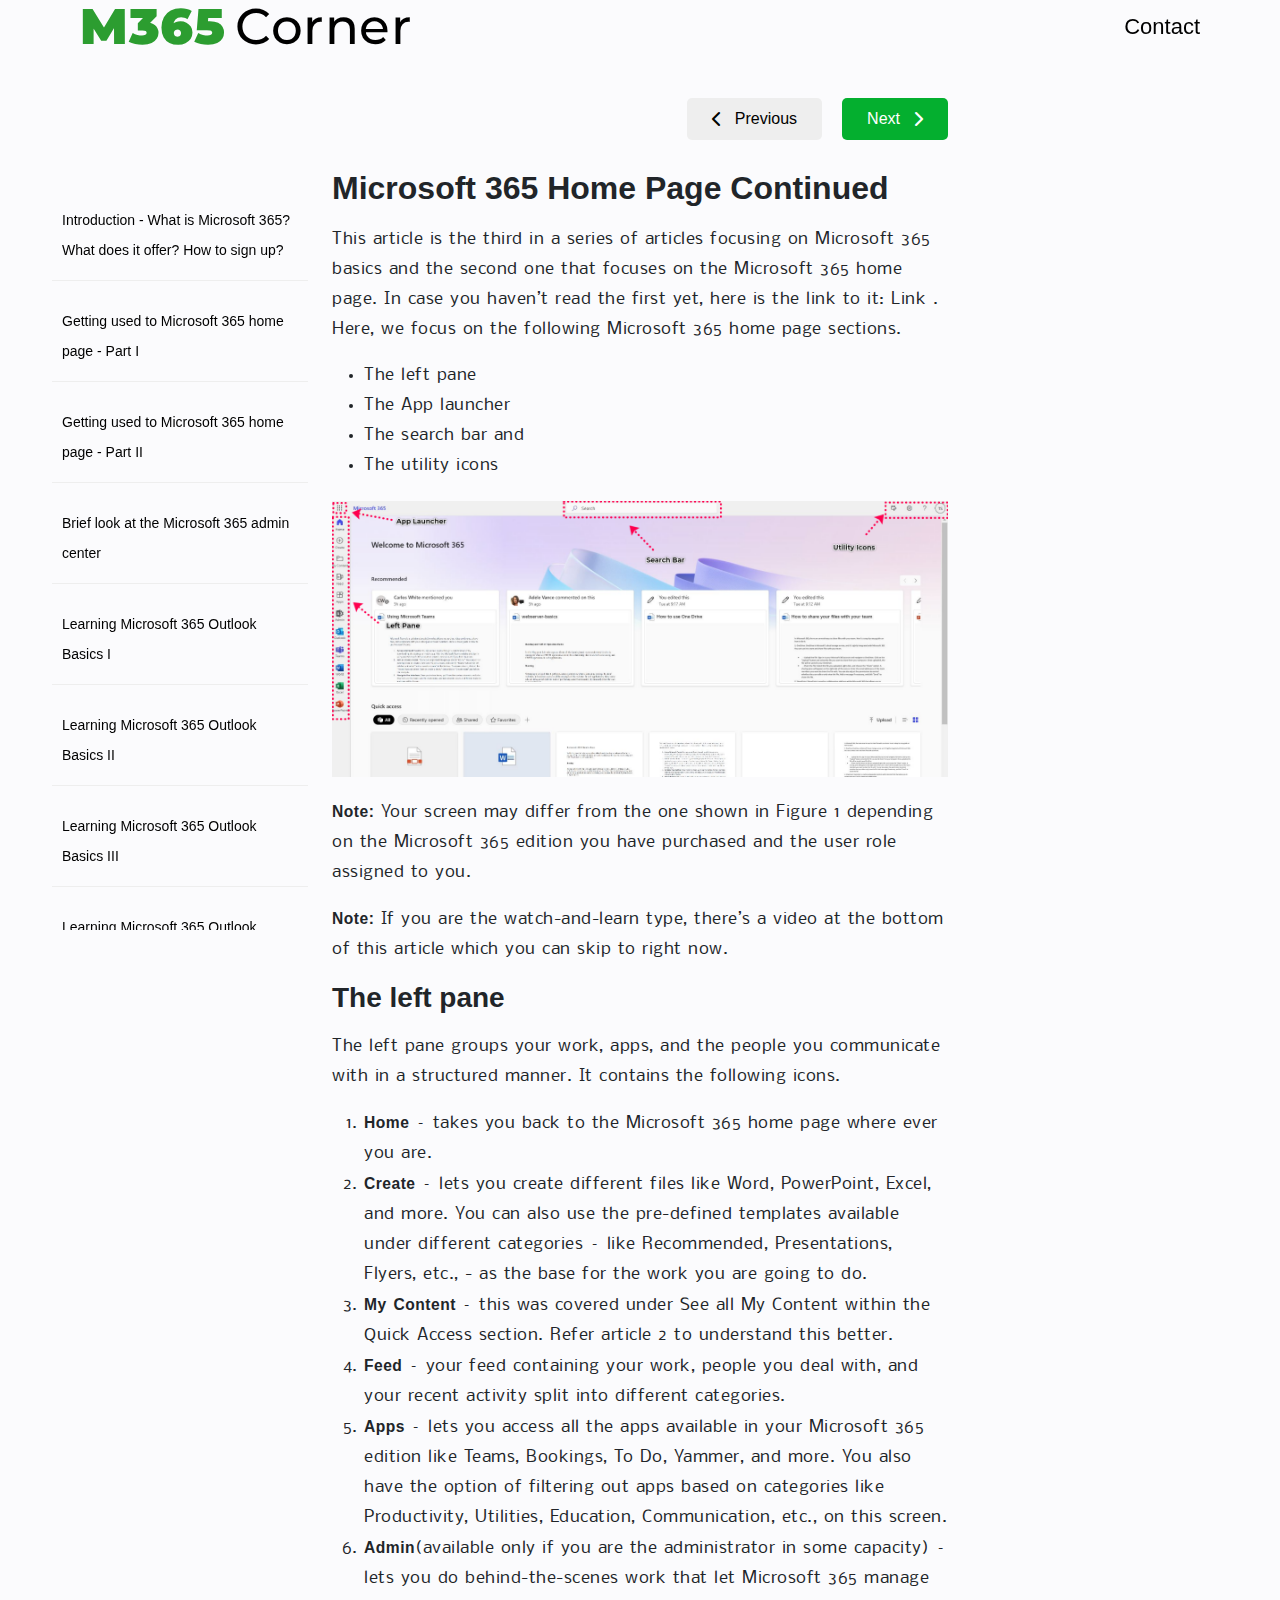
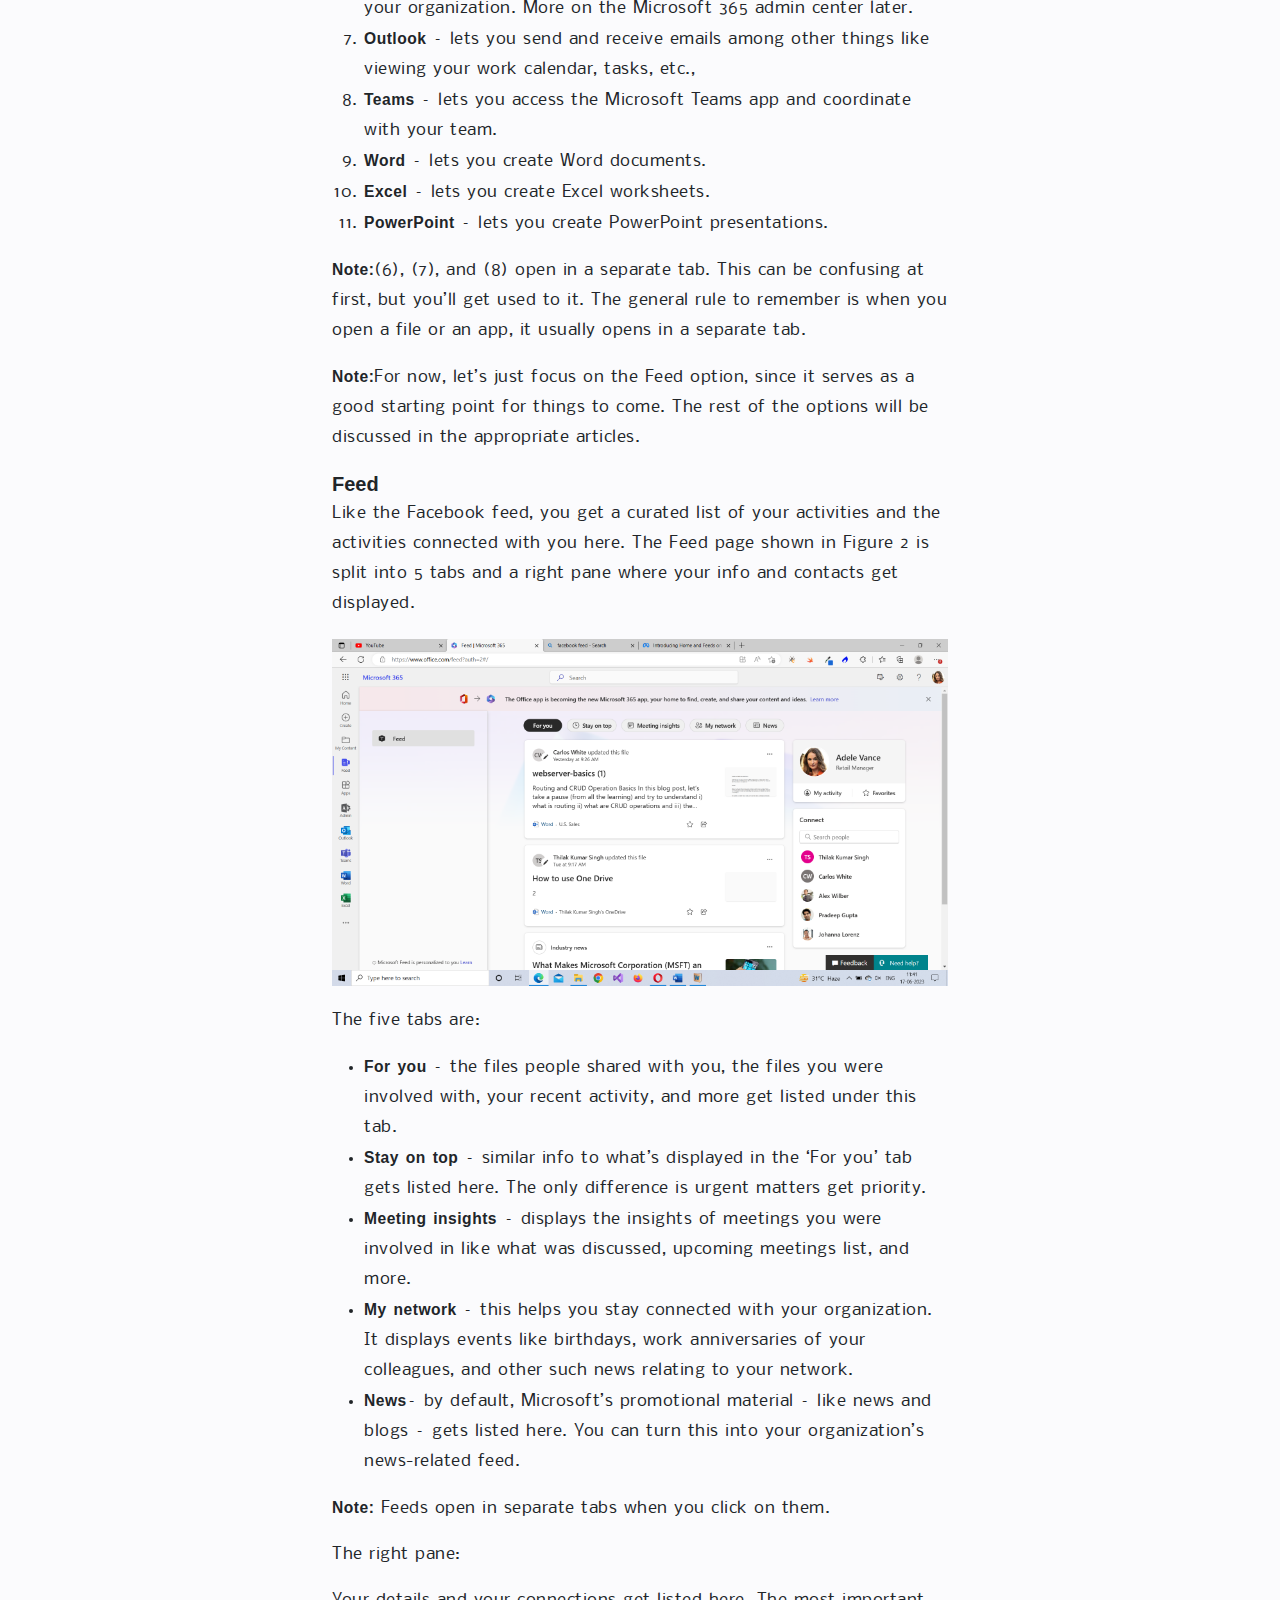
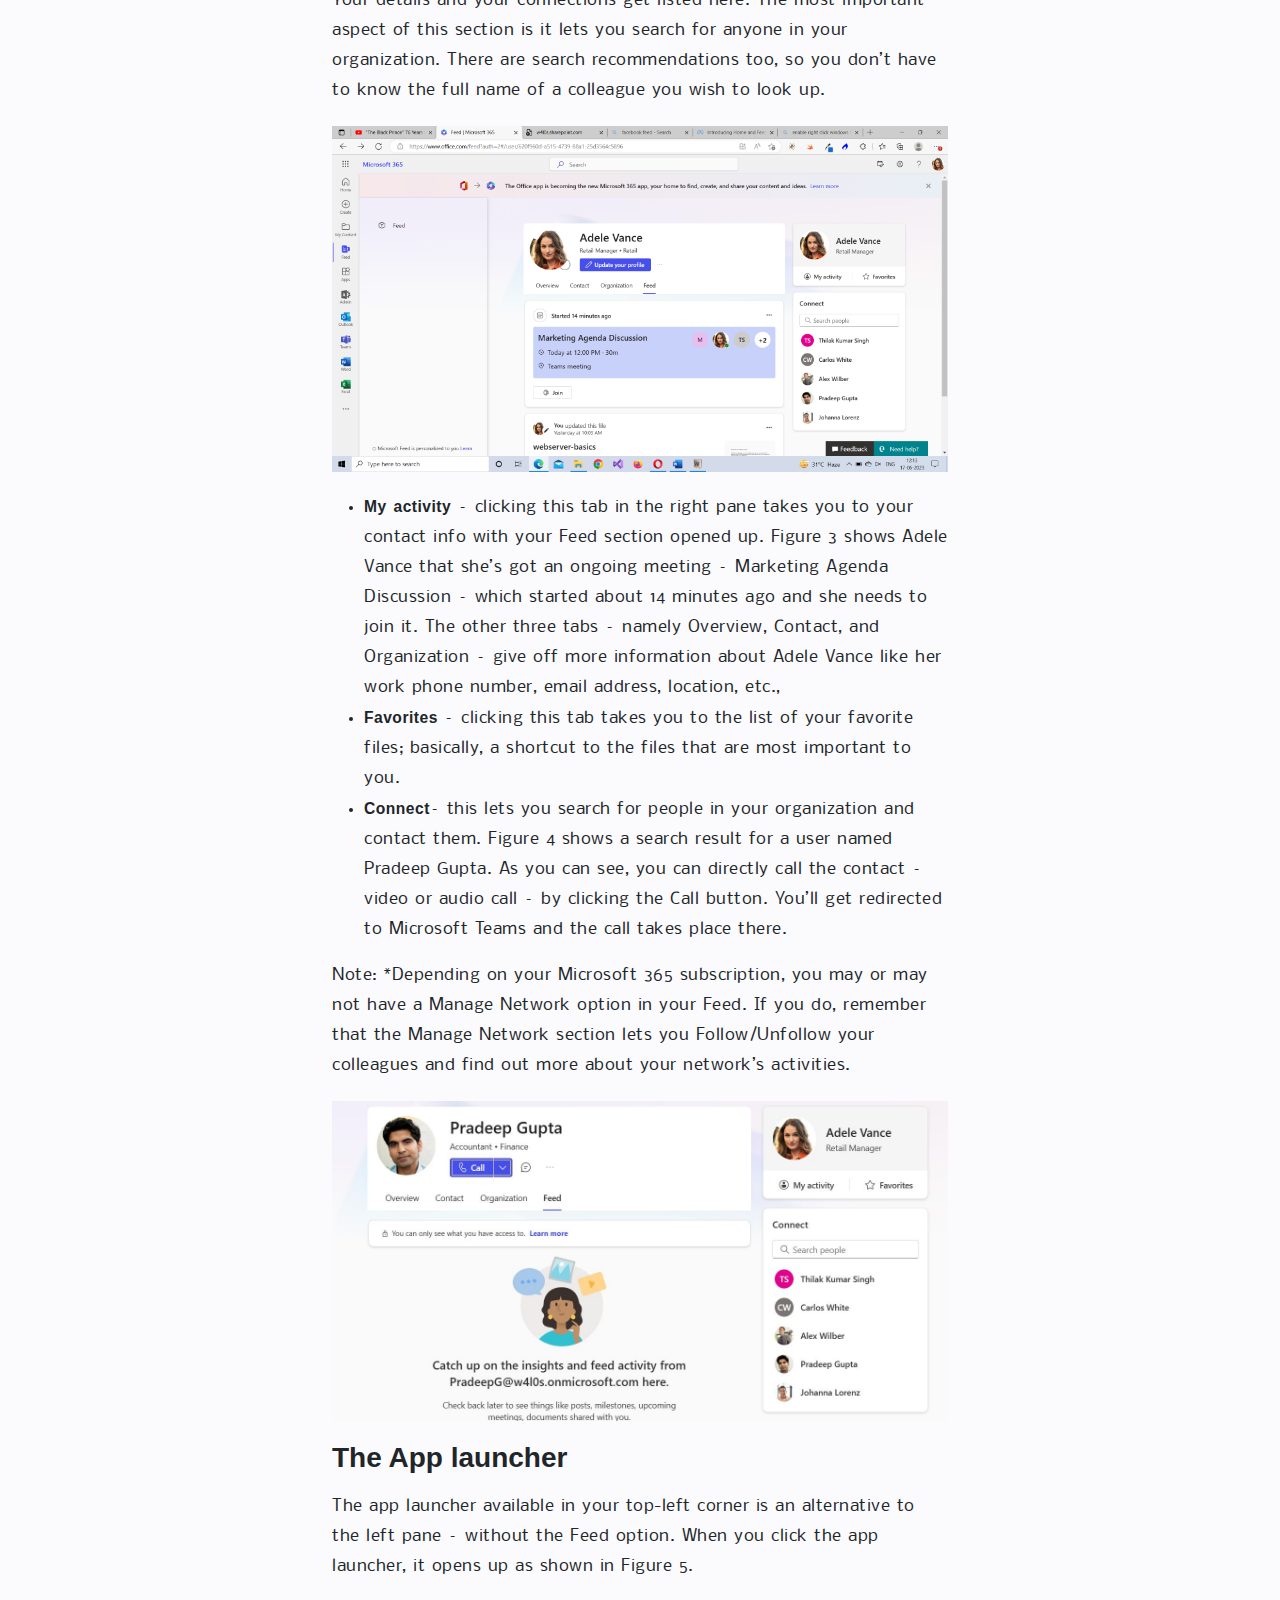
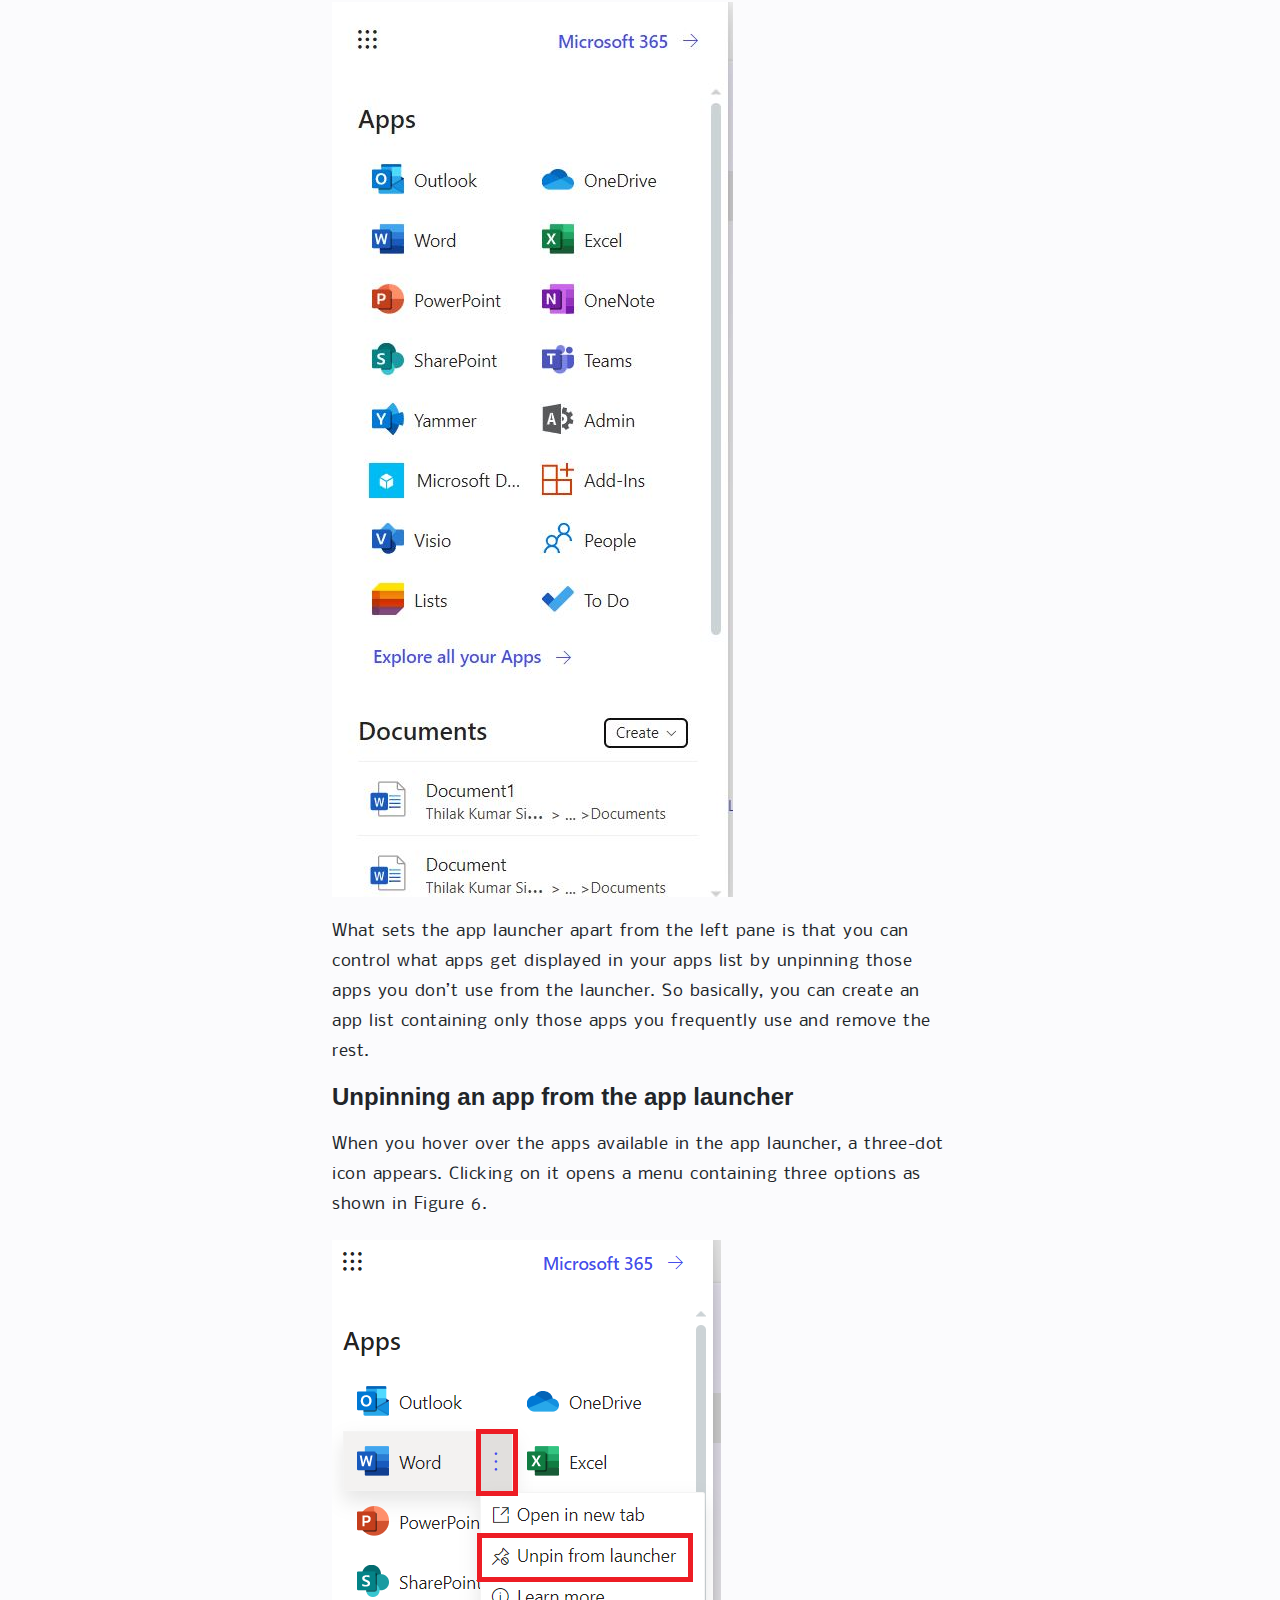
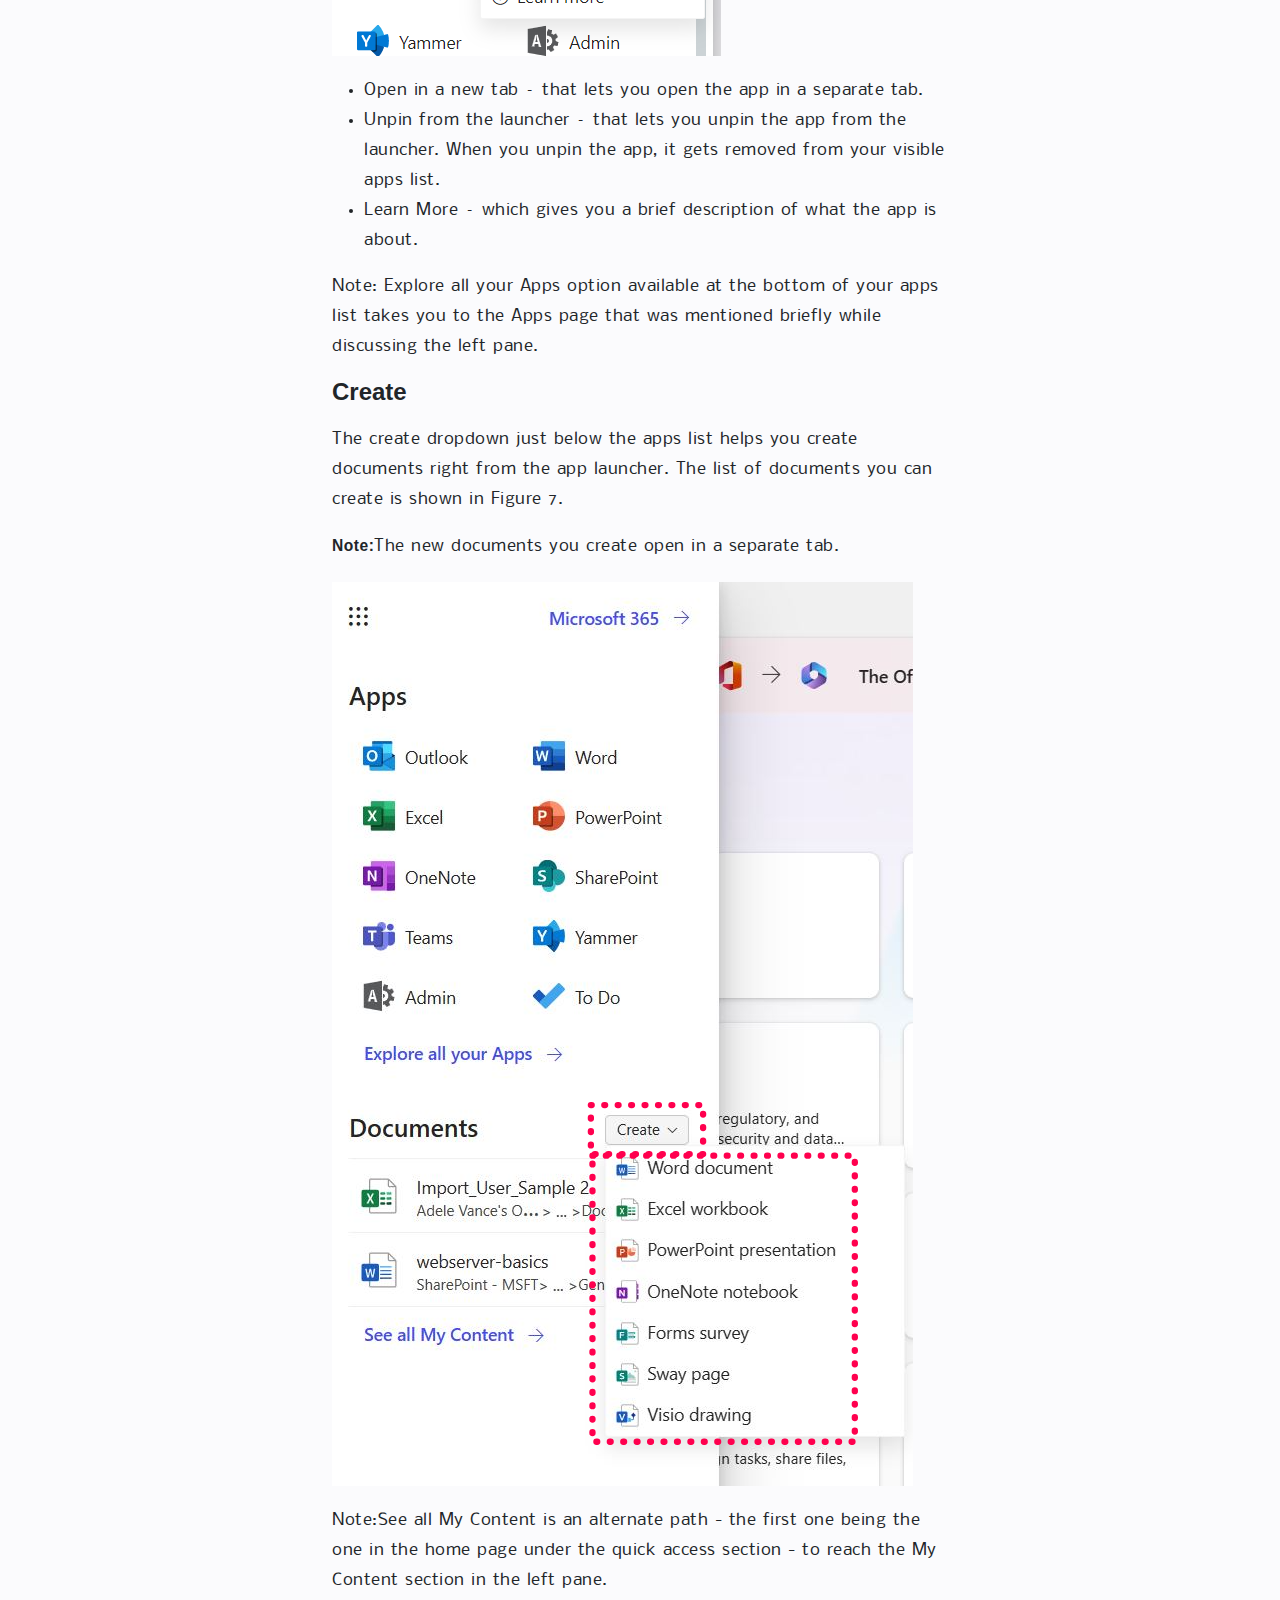
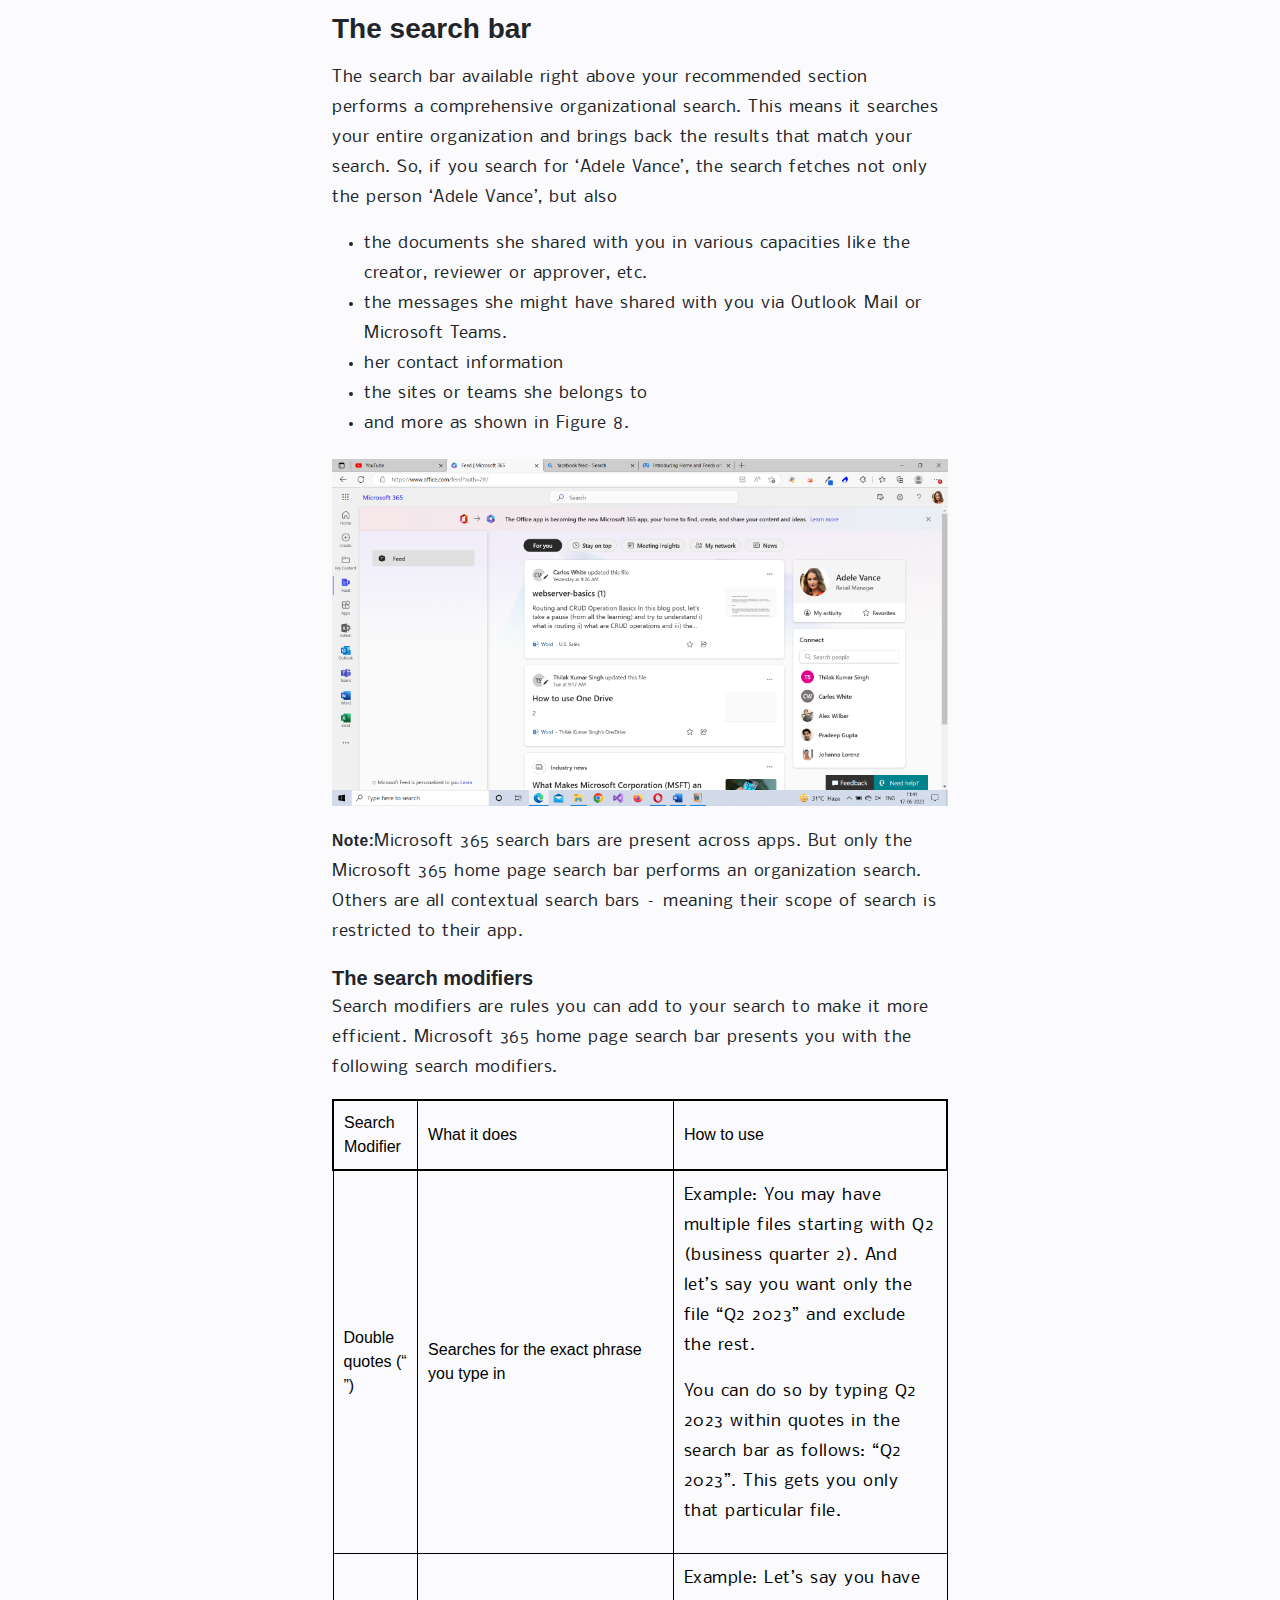
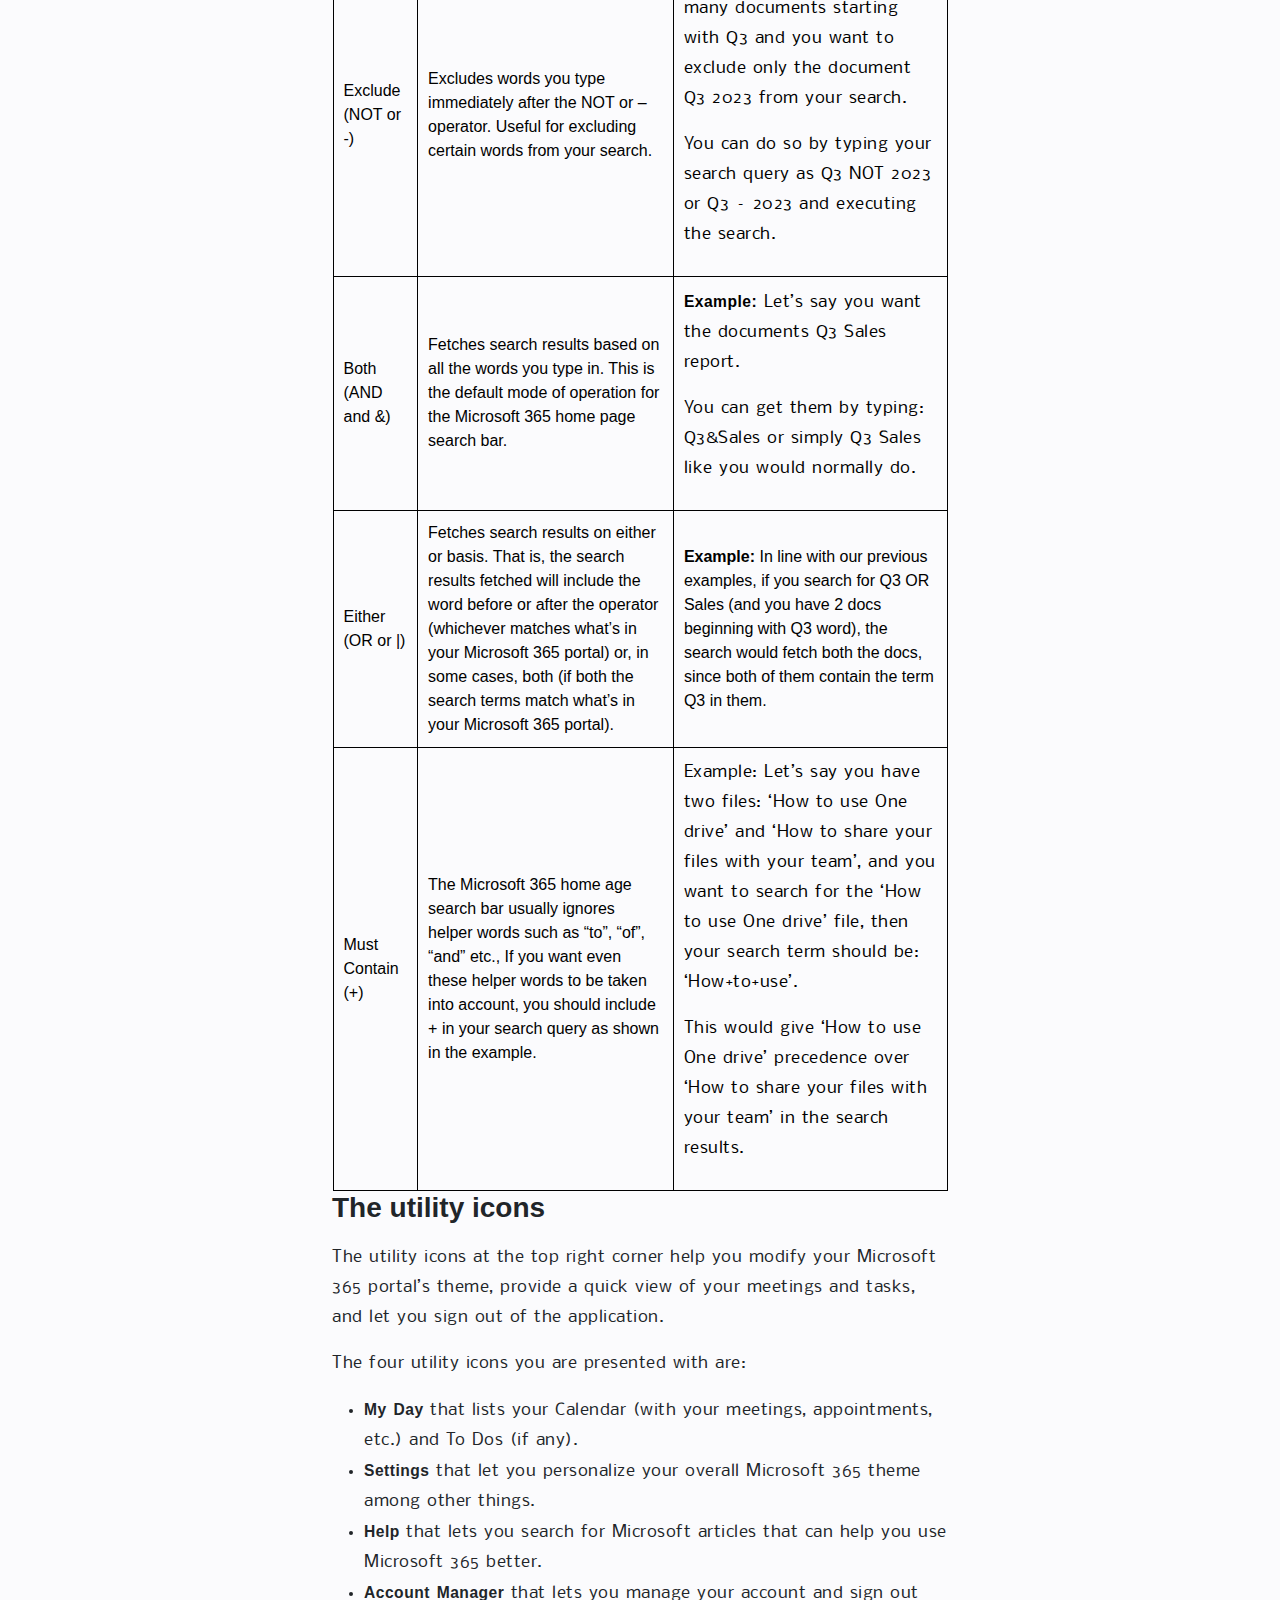
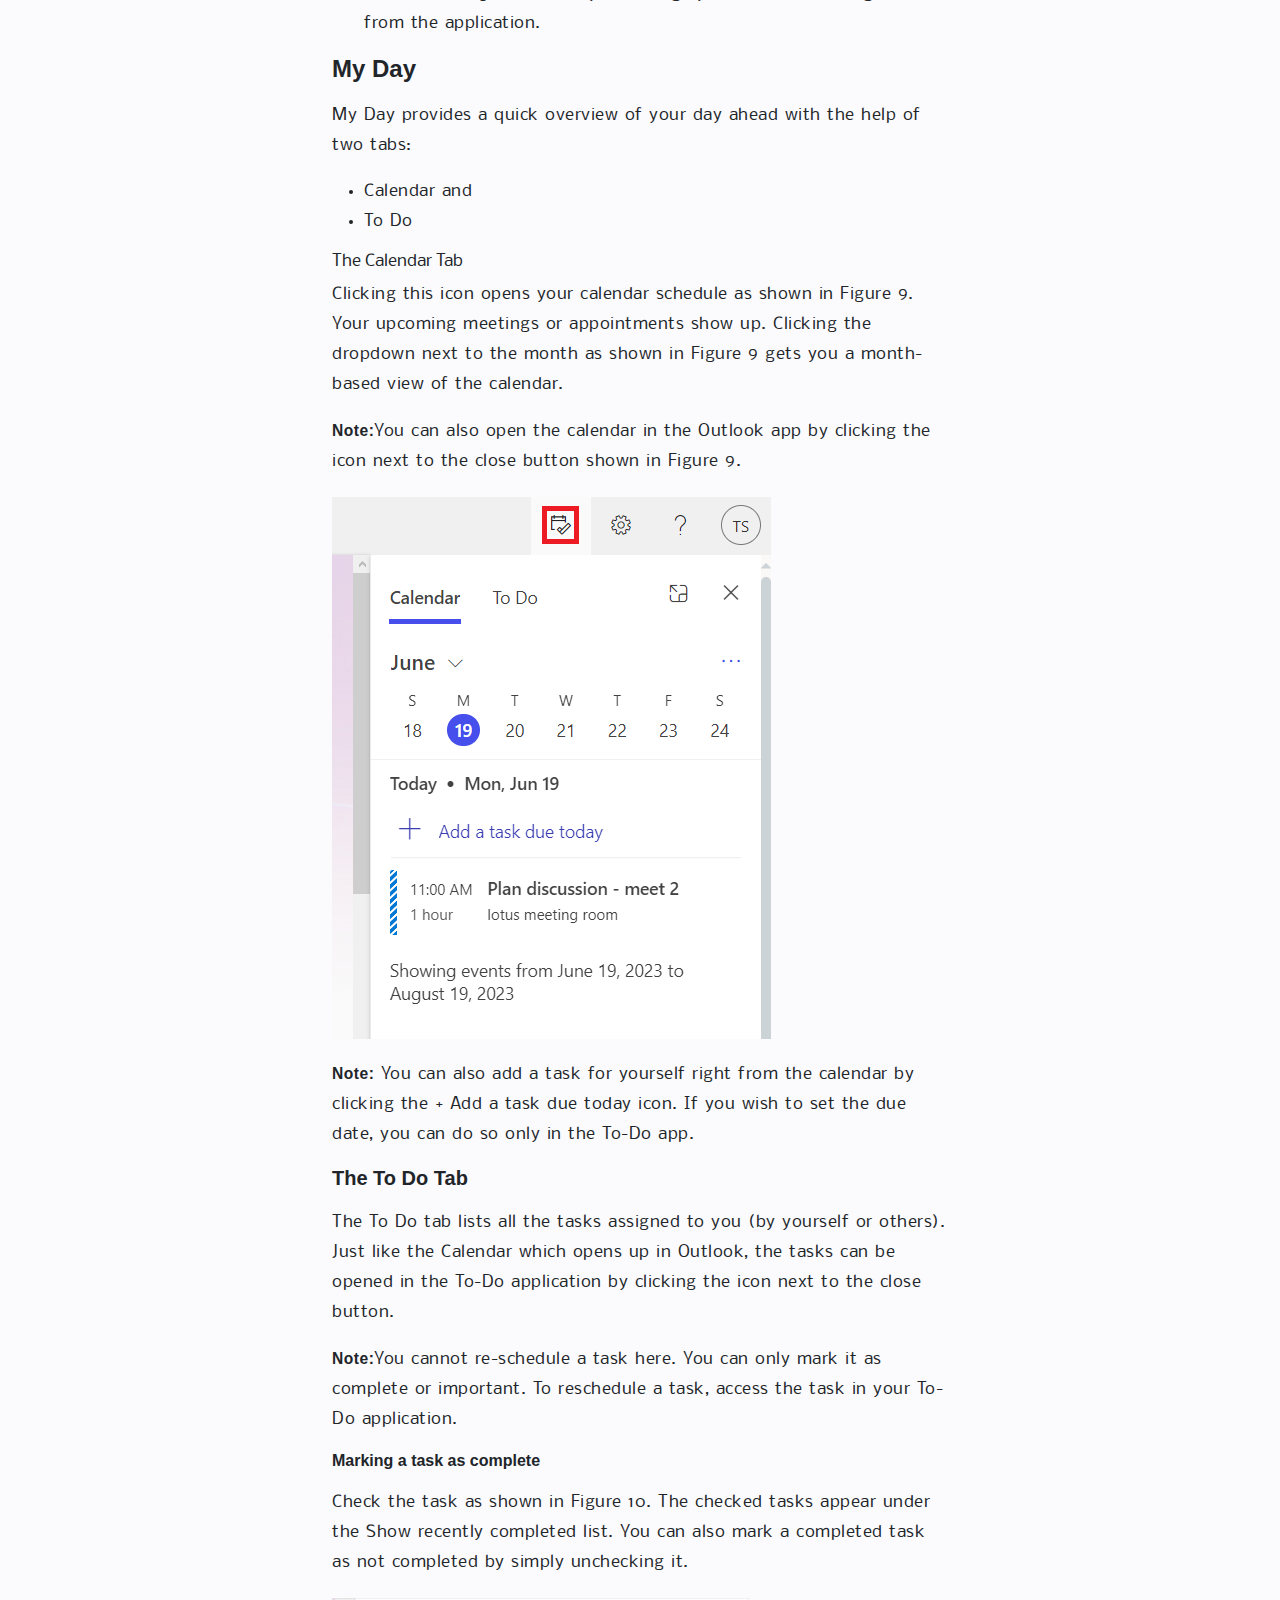
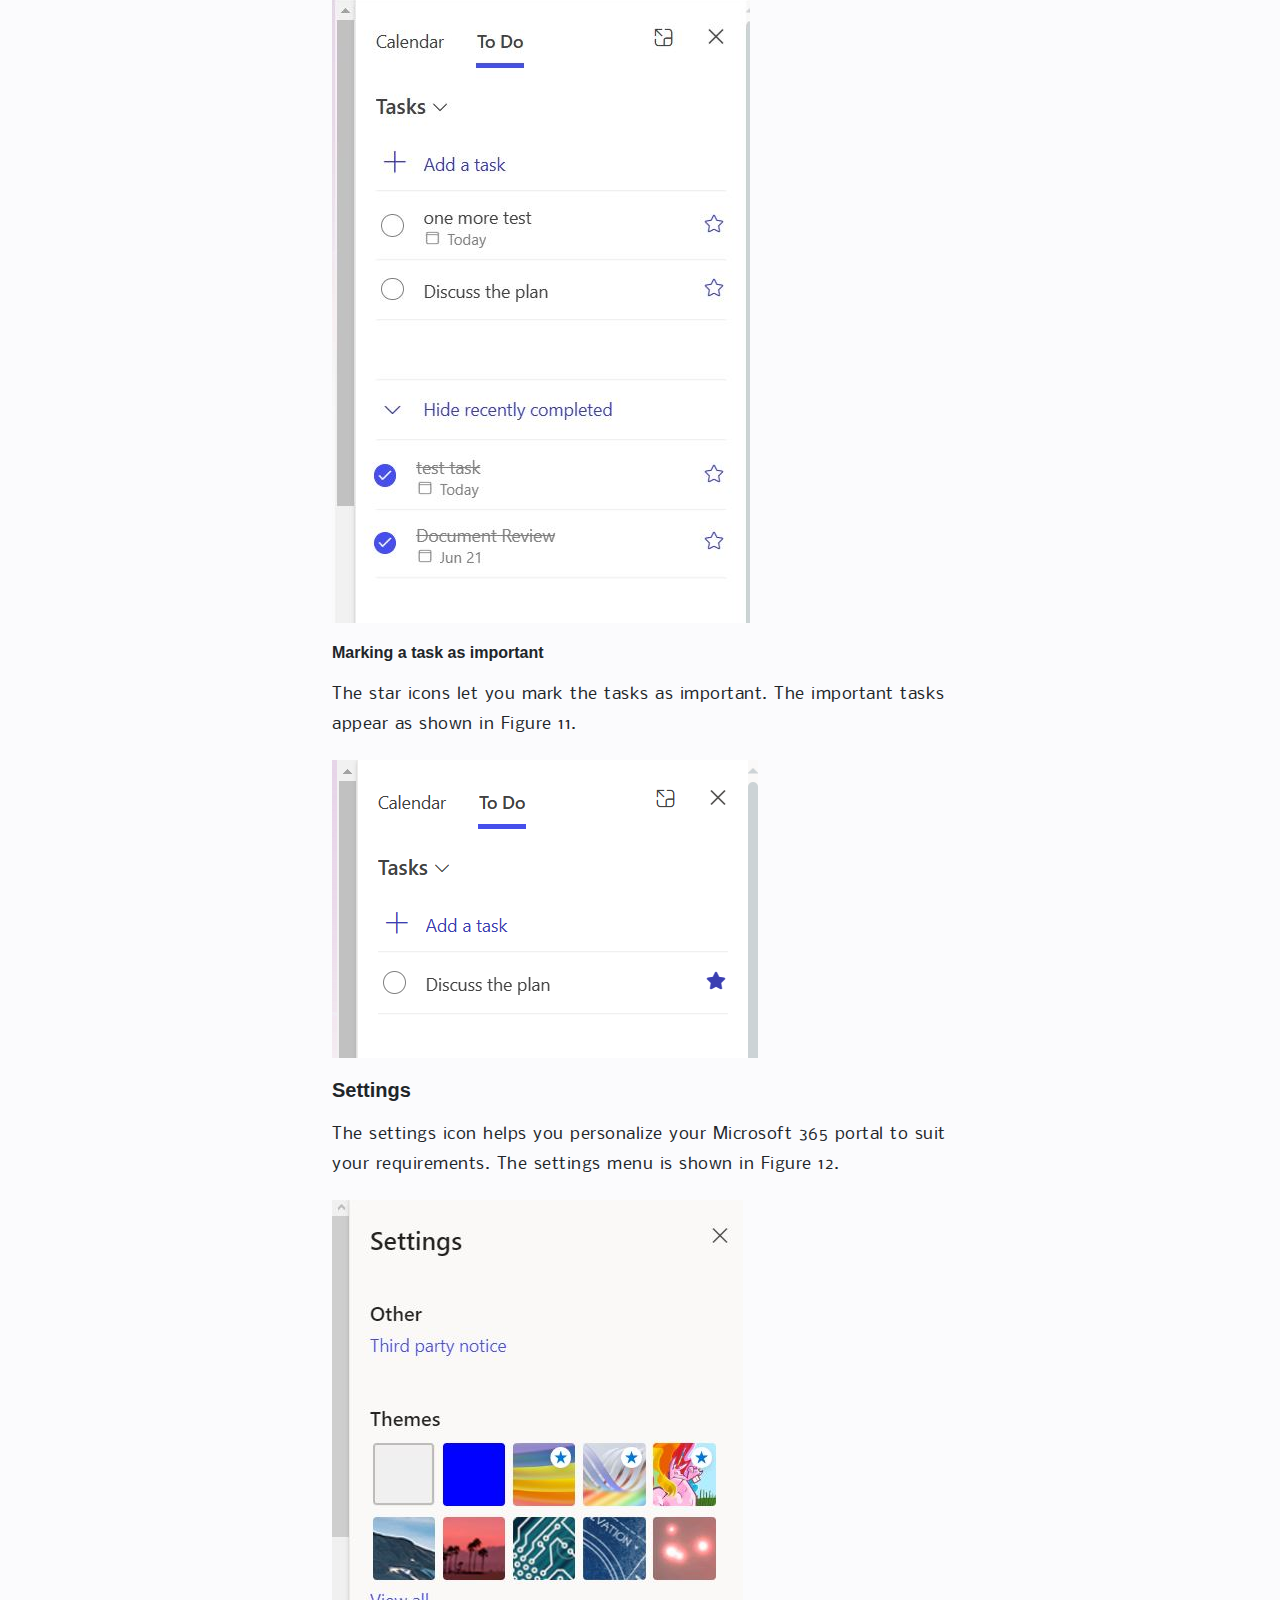
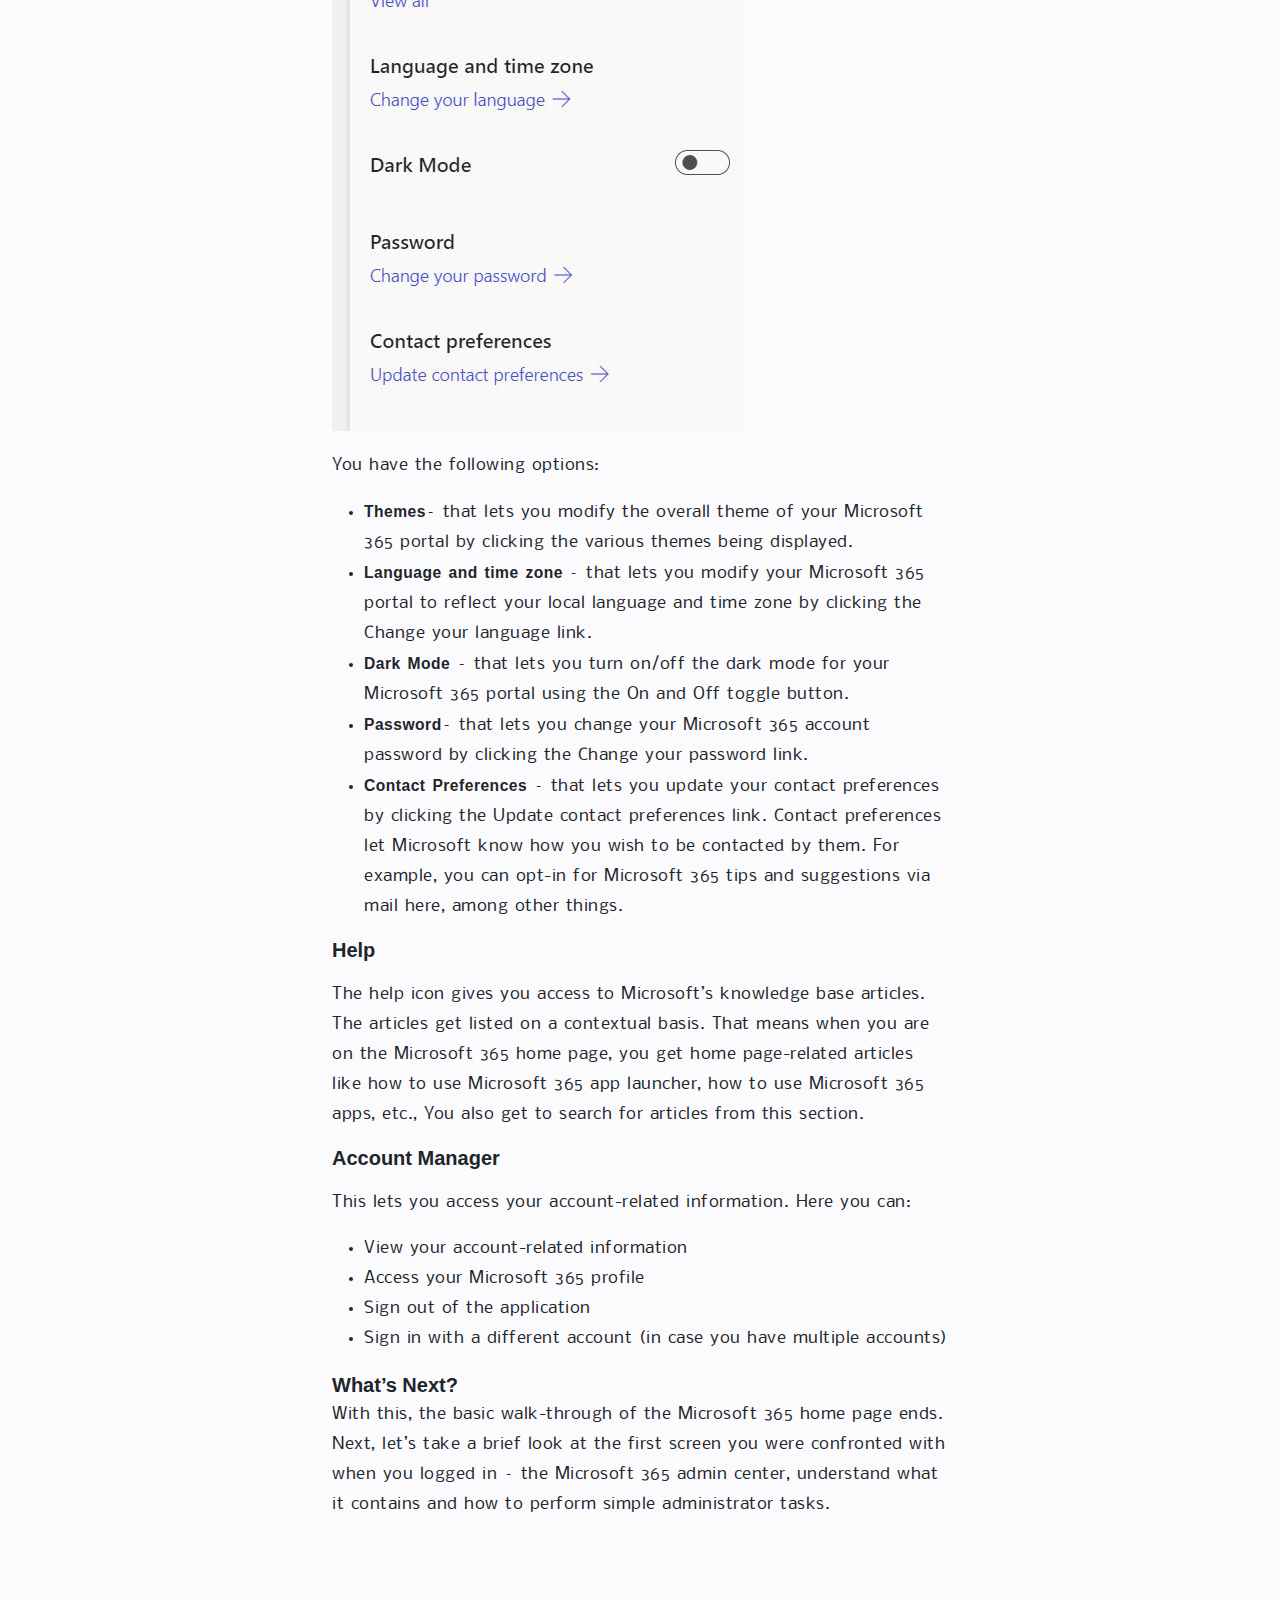
<file: m365-for-beginners/Microsoft-365-home-page-Part-II.html>
﻿<!DOCTYPE html>
<html lang="en">
<head>
    <meta charset="UTF-8">
    <meta name="viewport" content="width=device-width, initial-scale=1.0">
    <title>M365Corner - Offers M365 Admin & User Tutorials</title>

    <link rel='stylesheet' type='text/css' media='screen' href='../style.css'>
    
    <meta content="Microsoft 365 Tutorials, Office 365 Tutorials, Microsoft 365, Office 365, M365" name="keywords ">
    <meta content="M365Corner contains M365 tutorials for basic users, administrators & developers. GIF based how to articles offering step-by-step guidance are also available." name="description">

    <!-- bootstrap links -->
    <link rel="stylesheet" href="https://cdn.jsdelivr.net/npm/bootstrap-icons@1.10.5/font/bootstrap-icons.css">
    <link href="https://cdn.jsdelivr.net/npm/bootstrap@5.0.2/dist/css/bootstrap.min.css" rel="stylesheet">
    <!-- font awesome link -->
    <link rel="stylesheet" href="https://cdnjs.cloudflare.com/ajax/libs/font-awesome/6.4.2/css/all.min.css" />
</head>
<body>
    
    <div class="container-fluid banner-section">
        <nav class="container navbar navbar-expand-lg navbar-light  navbar-1">
            <i class="fa-solid fa-bars menu-icon"></i>
            <div class="col-lg-4 logo-mq">
                <a href="/prasana anna/google-site-office/m365-corner-new-version/index.html" class="site-log">
                    <p class="logo-text" style="font-weight: 700;">M365<span  class="logo-text-second">Corner</span></p>
                </a>
            </div>
            <ul class="contact-page">
                <li>
                    <a  href="#">Contact</a>
                </li>
            </ul> 
        </nav>
        <div class="container-fluid main-page">
            <div class="row">
                <div class="col-lg-3 main-contains-box side-slider-box  slider-menu hide-div">
                    <ul class="bg-ulst side-ul">
                        <li><a class="slider-link" href="microsoft-365-beginner-series-sign-up-process.html">Introduction - What is Microsoft 365? What does it offer? How to sign up?</a></li>
                        <li><a class="slider-link" href="Microsoft-365-home-page-Part-I.html">Getting used to Microsoft 365 home page - Part I</a></li>
                        <li><a class="slider-link" href="Microsoft-365-home-page-Part-II.html">Getting used to Microsoft 365 home page - Part II</a></li>
                        <li><a class="slider-link" href="Microsoft-365-admin-center.html">Brief look at the Microsoft 365 admin center</a></li>
                        <li><a class="slider-link" href="Microsoft-365-email-(outlook)-essentials-Part-I.html">Learning Microsoft 365 Outlook Basics I</a></li>
                        <li><a class="slider-link" href="microsoft-365-outlook-basics-II.html">Learning Microsoft 365 Outlook Basics II</a></li>
                        <li><a class="slider-link" href="microsoft-365-outlook-basics-III.html">Learning Microsoft 365 Outlook Basics III</a></li>
                        <li><a class="slider-link" href="microsoft-365-outlook-basics-IV.html">Learning Microsoft 365 Outlook Basics IV</a></li>
                        <li><a class="slider-link" href="introducing-microsoft-teams.html">Introducing Microsoft Teams</a></li>
                    </ul>
                </div>
                <div class="col-lg-6 main-contains-box center-details">
                    <div class="next-ntn">
                        <div class="two-btns">
                            <div><a href="Microsoft-365-home-page-Part-I.html" class="btn-1"><i class="fa-solid fa-chevron-left"></i>Previous</a></div>
                            <div><a href="Microsoft-365-admin-center.html" class="btn-2">Next<i class="fa-solid fa-chevron-right"></i></a></div>
                        </div>
                    </div>
                    <h1 class="bg-h1st">Microsoft 365 Home Page Continued</h1>
                    <p class="bg-pst">This article is the third in a series of articles focusing on Microsoft 365 basics and the second one that focuses on the Microsoft 365 home page. In case you haven’t read the first yet, here is the link to it: Link . Here, we focus on the following Microsoft 365 home page sections.</p>
                    <ul>
                        <li class="link-li">The left pane</li>
                        <li class="link-li">The App launcher</li>
                        <li class="link-li">The search bar and</li>
                        <li class="link-li">The utility icons</li>
                    </ul>
                    <div class="img-section">
                        <img src="img/Microsoft-365-home-page-contunued.png" class="img-fluid" alt="">
                    </div>
                    <p class="bg-pst"><b>Note:</b> Your screen may differ from the one shown in Figure 1 depending on the Microsoft 365 edition you have purchased and the user role assigned to you.</p>
                    <p class="bg-pst"><b>Note:</b> If you are the watch-and-learn type, there’s a video at the bottom of this article which you can skip to right now.</p>

                    <h2 class="bg-h2st">The left pane</h2>
                    <p class="bg-pst">The left pane groups your work, apps, and the people you communicate with in a structured manner. It contains the following icons.</p>
                    <ol>
                        <li class="link-li"><b>Home</b> – takes you back to the Microsoft 365 home page where ever you are.</li>
                        <li class="link-li"><b>Create</b> – lets you create different files like Word, PowerPoint, Excel, and more. You can also use the pre-defined templates available under different categories – like Recommended, Presentations, Flyers, etc., - as the base for the work you are going to do.</li>
                        <li class="link-li"><b>My Content</b> – this was covered under See all My Content within the Quick Access section. Refer article 2 to understand this better.</li>
                        <li class="link-li"><b>Feed</b> – your feed containing your work, people you deal with, and your recent activity split into different categories.</li>
                        <li class="link-li"><b>Apps</b> – lets you access all the apps available in your Microsoft 365 edition like Teams, Bookings, To Do, Yammer, and more. You also have the option of filtering out apps based on categories like Productivity, Utilities, Education, Communication, etc., on this screen.</li>
                        <li class="link-li"><b>Admin</b>(available only if you are the administrator in some capacity) – lets you do behind-the-scenes work that let Microsoft 365 manage your organization. More on the Microsoft 365 admin center later.</li>
                        <li class="link-li"><b>Outlook</b> – lets you send and receive emails among other things like viewing your work calendar, tasks, etc.,</li>
                        <li class="link-li"><b>Teams</b> – lets you access the Microsoft Teams app and coordinate with your team.</li>
                        <li class="link-li"><b>Word</b> – lets you create Word documents.</li>
                        <li class="link-li"><b>Excel</b> – lets you create Excel worksheets.</li>
                        <li class="link-li"><b>PowerPoint</b> – lets you create PowerPoint presentations.</li>
                    </ol>
                    <p><b>Note:</b>(6), (7), and (8) open in a separate tab. This can be confusing at first, but you’ll get used to it. The general rule to remember is when you open a file or an app, it usually opens in a separate tab.</p>
                    <p><b>Note:</b>For now, let’s just focus on the Feed option, since it serves as a good starting point for things to come. The rest of the options will be discussed in the appropriate articles.</p>
                    <span class="headspan">Feed</span>
                    <p class="bg-pst">Like the Facebook feed, you get a curated list of your activities and the activities connected with you here. The Feed page shown in Figure 2 is split into 5 tabs and a right pane where your info and contacts get displayed.</p>
                    <div class="img-section">
                        <img src="img/feed-1.png" class="img-fluid" alt="">
                    </div>
                    <p class="bg-pst">The five tabs are:</p>
                    <ul>
                        <li class="link-li"><b>For you</b> – the files people shared with you, the files you were involved with, your recent activity, and more get listed under this tab.</li>
                        <li class="link-li"><b>Stay on top</b> – similar info to what’s displayed in the ‘For you’ tab gets listed here. The only difference is urgent matters get priority.</li>
                        <li class="link-li"><b>Meeting insights</b> – displays the insights of meetings you were involved in like what was discussed, upcoming meetings list, and more.</li>
                        <li class="link-li"><b>My network</b> – this helps you stay connected with your organization. It displays events like birthdays, work anniversaries of your colleagues, and other such news relating to your network.</li>
                        <li class="link-li"><b>News</b>– by default, Microsoft’s promotional material – like news and blogs – gets listed here. You can turn this into your organization’s news-related feed.</li>
                    </ul>
                    <p class="bg-pst"><b>Note:</b> Feeds open in separate tabs when you click on them.</p>
                    <p class="bg-pst">The right pane:</p>
                    <p class="bg-pst">Your details and your connections get listed here. The most important aspect of this section is it lets you search for anyone in your organization. There are search recommendations too, so you don’t have to know the full name of a colleague you wish to look up.</p>
                    <div class="img-section">
                        <img src="img/feed-2.png" class="img-fluid" alt="">
                    </div>
                    <ul>
                        <li class="link-li"><b>My activity</b> – clicking this tab in the right pane takes you to your contact info with your Feed section opened up. Figure 3 shows Adele Vance that she’s got an ongoing meeting – Marketing Agenda Discussion – which started about 14 minutes ago and she needs to join it. The other three tabs – namely Overview, Contact, and Organization – give off more information about Adele Vance like her work phone number, email address, location, etc.,</li>
                        <li class="link-li"><b>Favorites</b> – clicking this tab takes you to the list of your favorite files; basically, a shortcut to the files that are most important to you.</li>
                        <li class="link-li"><b>Connect</b>– this lets you search for people in your organization and contact them. Figure 4 shows a search result for a user named Pradeep Gupta. As you can see, you can directly call the contact – video or audio call – by clicking the Call button. You’ll get redirected to Microsoft Teams and the call takes place there.</li>
                    </ul>
                    <p class="bg-pst">Note: *Depending on your Microsoft 365 subscription, you may or may not have a Manage Network option in your Feed. If you do, remember that the Manage Network section lets you Follow/Unfollow your colleagues and find out more about your network’s activities.</p>
                    <div class="img-section">
                        <img src="img/searching-for-contact.jfif" class="img-fluid" alt="">
                    </div>

                    <h2 class="bg-h2st">The App launcher</h2>
                    <p class="bg-pst">The app launcher available in your top-left corner is an alternative to the left pane – without the Feed option. When you click the app launcher, it opens up as shown in Figure 5.</p>
                    <div class="img-section">
                        <img src="img/app-launcher.jfif" class="img-fluid" alt="">
                    </div>
                    <p class="bg-pst">What sets the app launcher apart from the left pane is that you can control what apps get displayed in your apps list by unpinning those apps you don’t use from the launcher. So basically, you can create an app list containing only those apps you frequently use and remove the rest.</p>
                    
                    <h3 class="bg-h3st">Unpinning an app from the app launcher</h3> 
                    <p class="bg-pst">When you hover over the apps available in the app launcher, a three-dot icon appears. Clicking on it opens a menu containing three options as shown in Figure 6.</p>
                    <div class="img-section">
                        <img src="img/unpinning-app.png" class="img-fluid" alt="">
                    </div>
                    <ul>
                        <li class="link-li">Open in a new tab – that lets you open the app in a separate tab.</li>
                        <li class="link-li">Unpin from the launcher – that lets you unpin the app from the launcher. When you unpin the app, it gets removed from your visible apps list.</li>
                        <li class="link-li">Learn More – which gives you a brief description of what the app is about.</li>
                    </ul>
                    <p class="bg-pst">Note: Explore all your Apps option available at the bottom of your apps list takes you to the Apps page that was mentioned briefly while discussing the left pane.</p>

                    <h3 class="bg-h3st">Create</h3> 
                    <p class="bg-pst">The create dropdown just below the apps list helps you create documents right from the app launcher. The list of documents you can create is shown in Figure 7.</p>
                    <p class="bg-pst"><b>Note:</b>The new documents you create open in a separate tab.</p>
                    <div class="img-section">
                        <img src="img/app-launcher-2.png" class="img-fluid" alt="">
                    </div>
                    <p class="bg-pst">Note:See all My Content is an alternate path - the first one being the one in the home page under the quick access section - to reach the My Content section in the left pane.</p>


                    <h2 class="bg-h2st">The search bar</h2>
                    <p>The search bar available right above your recommended section performs a comprehensive organizational search. This means it searches your entire organization and brings back the results that match your search. So, if you search for ‘Adele Vance’, the search fetches not only the person ‘Adele Vance’, but also</p>
                    <ul>
                        <li class="link-li">the documents she shared with you in various capacities like the creator, reviewer or approver, etc.</li>
                        <li class="link-li">the messages she might have shared with you via Outlook Mail or Microsoft Teams.</li>
                        <li class="link-li">her contact information</li>
                        <li class="link-li">the sites or teams she belongs to</li>
                        <li class="link-li">and more as shown in Figure 8.</li>
                    </ul>
                    <div class="img-section">
                        <img src="img/feed-1 (1).png" class="img-fluid" alt="">
                    </div>
                    <p><b>Note:</b>Microsoft 365 search bars are present across apps. But only the Microsoft 365 home page search bar performs an organization search. Others are all contextual search bars – meaning their scope of search is restricted to their app.</p>
                    <span class="headspan">The search modifiers</span>
                    <p>Search modifiers are rules you can add to your search to make it more efficient. Microsoft 365 home page search bar presents you with the following search modifiers.</p>
                    <table style="border:1px solid black;color:black; width: 100% !important;">
                        <thead>
                            <tr>
                                <td>Search Modifier </td>
                                <td>What it does </td>
                                <td>How to use</td>
                            </tr>
                        </thead>
                        <tbody> 
                            <tr>
                                <td>Double quotes (“ ”)</td>
                                <td style="text-align: start;">Searches for the exact phrase you type in </td>
                                <td><p style="text-align: start;">Example: You may have multiple files starting with Q2 (business quarter 2). And let’s say you want only the file “Q2 2023” and exclude the rest. </p>
                                <p style="text-align: start;">You can do so by typing Q2 2023 within quotes in the search bar as follows: “Q2 2023”. This gets you only that particular file. </p></td>
                            </tr>
                            <tr>
                                <td>Exclude (NOT or -) </td>
                                <td style="text-align: start;">Excludes words you type immediately after the NOT or – operator. Useful for excluding certain words from your search. </td>
                                <td><p style="text-align: start;">Example: Let’s say you have many documents starting with Q3 and you want to exclude only the document Q3 2023 from your search. </p>
                                <p style="text-align: start;">You can do so by typing your search query as Q3 NOT 2023 or Q3 – 2023 and executing the search. </p></td>
                            </tr>
                            <tr>
                                <td>Both (AND and &)</td>
                                <td style="text-align: start;">Fetches search results based on all the words you type in. This is the default mode of operation for the Microsoft 365 home page search bar.</td>
                                <td><p style="text-align: start;"><b>Example:</b> Let’s say you want the documents Q3 Sales report. </p>
                                <p style="text-align: start;">You can get them by typing: Q3&Sales or simply Q3 Sales like you would normally do. </p></td>
                            </tr>
                            <tr>
                                <td>Either (OR or |)</td>
                                <td style="text-align: start;">Fetches search results on either or basis. That is, the search results fetched will include the word before or after the operator (whichever matches what’s in your Microsoft 365 portal) or, in some cases, both (if both the search terms match what’s in your Microsoft 365 portal).</td>
                                <td style="text-align: start;"><b>Example:</b> In line with our previous examples, if you search for Q3 OR Sales (and you have 2 docs beginning with Q3 word), the search would fetch both the docs, since both of them contain the term Q3 in them. </td>
                            </tr>
                            <tr>
                                <td>Must Contain (+)</td>
                                <td style="text-align: start;">The Microsoft 365 home age search bar usually ignores helper words such as “to”, “of”, “and” etc., If you want even these helper words to be taken into account, you should include + in your search query as shown in the example. </td>
                                <td><p style="text-align: start;">Example: Let’s say you have two files: ‘How to use One drive’ and ‘How to share your files with your team’, and you want to search for the ‘How to use One drive’ file, then your search term should be: ‘How+to+use’. </p>
                                <p>This would give ‘How to use One drive’ precedence over ‘How to share your files with your team’ in the search results. </p></td>
                            </tr>
                        </tbody>
                    </table>

                    <h2 class="bg-h2st">The utility icons</h2>
                    <p>The utility icons at the top right corner help you modify your Microsoft 365 portal’s theme, provide a quick view of your meetings and tasks, and let you sign out of the application.</p>
                    <p>The four utility icons you are presented with are:</p>
                    <ul>
                        <li class="link-li"><b>My Day</b> that lists your Calendar (with your meetings, appointments, etc.) and To Dos (if any).</li>
                        <li class="link-li"><b>Settings</b> that let you personalize your overall Microsoft 365 theme among other things.</li>
                        <li class="link-li"><b>Help</b> that lets you search for Microsoft articles that can help you use Microsoft 365 better.</li>
                        <li class="link-li"><b>Account Manager</b> that lets you manage your account and sign out from the application.</li>
                    </ul>

                    <h3 class="bg-h3st">My Day</h3>
                    <p>My Day provides a quick overview of your day ahead with the help of two tabs:</p>
                    <ul>
                        <li class="link-li">Calendar and</li>
                        <li class="link-li">To Do</li>
                    </ul>


                    <h4 class="bg-pst">The Calendar Tab</h4>
                    <p>Clicking this icon opens your calendar schedule as shown in Figure 9. Your upcoming meetings or appointments show up. Clicking the dropdown next to the month as shown in Figure 9 gets you a month-based view of the calendar.</p>
                    <p><b>Note:</b>You can also open the calendar in the Outlook app by clicking the icon next to the close button shown in Figure 9.</p>
                    <div class="img-section">
                        <img src="img/my-day.png" class="img-fluid" alt="">
                    </div>
                    <p><b>Note:</b> You can also add a task for yourself right from the calendar by clicking the + Add a task due today icon. If you wish to set the due date, you can do so only in the To-Do app.</p>

                    <h4 class="bg-h4st">The To Do Tab</h4>
                    <p>The To Do tab lists all the tasks assigned to you (by yourself or others). Just like the Calendar which opens up in Outlook, the tasks can be opened in the To-Do application by clicking the icon next to the close button.</p>
                    <p><b>Note:</b>You cannot re-schedule a task here. You can only mark it as complete or important. To reschedule a task, access the task in your To-Do application.</p>

                    <h5 class="bg-h5st">Marking a task as complete</h5>
                    <p>Check the task as shown in Figure 10. The checked tasks appear under the Show recently completed list. You can also mark a completed task as not completed by simply unchecking it.</p>
                    <div class="img-section">
                        <img src="img/check-task.jfif" class="img-fluid" alt="">
                    </div>

                    <h5 class="bg-h5st">Marking a task as important</h5>
                    <p>The star icons let you mark the tasks as important. The important tasks appear as shown in Figure 11.</p>
                    <div class="img-section">
                        <img src="img/mark-task-as-important.png" class="img-fluid" alt="">
                    </div>

                    <h4 class="bg-h4st">Settings</h4>
                    <p>The settings icon helps you personalize your Microsoft 365 portal to suit your requirements. The settings menu is shown in Figure 12.</p>
                    <div class="img-section">
                        <img src="img/settings.jfif" class="img-fluid" alt="">
                    </div>
                    <p>You have the following options:</p>
                    <ul>
                        <li class="link-li"><b>Themes</b>– that lets you modify the overall theme of your Microsoft 365 portal by clicking the various themes being displayed.</li>
                        <li class="link-li"><b>Language and time zone</b> – that lets you modify your Microsoft 365 portal to reflect your local language and time zone by clicking the Change your language link.</li>
                        <li class="link-li"><b>Dark Mode</b> – that lets you turn on/off the dark mode for your Microsoft 365 portal using the On and Off toggle button.</li>
                        <li class="link-li"><b>Password</b>– that lets you change your Microsoft 365 account password by clicking the Change your password link.</li>
                        <li class="link-li"><b>Contact Preferences</b> – that lets you update your contact preferences by clicking the Update contact preferences link. Contact preferences let Microsoft know how you wish to be contacted by them. For example, you can opt-in for Microsoft 365 tips and suggestions via mail here, among other things.</li>
                    </ul>

                    <h4 class="bg-h4st">Help</h4>
                    <p>The help icon gives you access to Microsoft’s knowledge base articles. The articles get listed on a contextual basis. That means when you are on the Microsoft 365 home page, you get home page-related articles like how to use Microsoft 365 app launcher, how to use Microsoft 365 apps, etc., You also get to search for articles from this section.</p>

                    <h4 class="bg-h4st">Account Manager</h4>
                    <p>This lets you access your account-related information. Here you can:</p>
                    <ul>
                        <li class="link-li">View your account-related information</li>
                        <li class="link-li">Access your Microsoft 365 profile</li>
                        <li class="link-li">Sign out of the application</li>
                        <li class="link-li">Sign in with a different account (in case you have multiple accounts)</li>
                    </ul>

                    <span class="headspan">What’s Next?</span>
                    <p>With this, the basic walk-through of the Microsoft 365 home page ends. Next, let’s take a brief look at the first screen you were confronted with when you logged in – the Microsoft 365 admin center, understand what it contains and how to perform simple administrator tasks.</p>
                <!-- <div class="close-icon"><span>X</span></div> -->
                </div>
                <div class="col-lg-3 main-contains-box">

                </div>
            </div>
            <div class="menu">
                <ul class="bg-ulst side-ul">
                    <li><a class="slider-link" href="What are the basics of Microsoft 365.html">Introduction - What is Microsoft 365? What does it offer? How to sign up?</a></li>
                    <li><a class="slider-link" href="Microsoft-365-home-page-Part-I.html">Getting used to Microsoft 365 home page - Part I</a></li>
                    <li><a class="slider-link" href="">Getting used to Microsoft 365 home page - Part II</a></li>
                    <li><a class="slider-link" href="">Brief look at the Microsoft 365 admin center</a></li>
                    <li><a class="slider-link" href="">Learning Microsoft 365 Outlook Basics I</a></li>
                    <li><a class="slider-link" href="">Learning Microsoft 365 Outlook Basics II</a></li>
                    <li><a class="slider-link" href="">Learning Microsoft 365 Outlook Basics III</a></li>
                    <li><a class="slider-link" href="">Learning Microsoft 365 Outlook Basics IV</a></li>
                    <li><a class="slider-link" href="">Introducing Microsoft Teams</a></li>
                </ul>    
                <!-- <div class="close-icon"><span>X</span></div> -->
            </div>
        </div>
        <!-- footer section -->
    <div class="container-fluid footer-section">
        <div class="container">
            <div class="row">
                <div class="col-lg-4 col-sm-12 col-md-6 footer-box">
                    <div class="col-lg-4">
                        <a href="index.html" class="site-log">
                            <p class="logo-text" style="font-weight: 700;">M365<span  class="logo-text-second" style="color: white !important;">Corner</span></p>
                        </a>
                    </div>
                </div>
            </div>
        </div>
    </div>
    </div>
    <script>
        document.querySelector('.menu-icon').addEventListener('click', function () {
            document.querySelector('.menu').classList.add('hide');
            document.querySelector('.menu').classList.toggle('move-menu');
        })  
    </script>
</body>
</html>
</file>
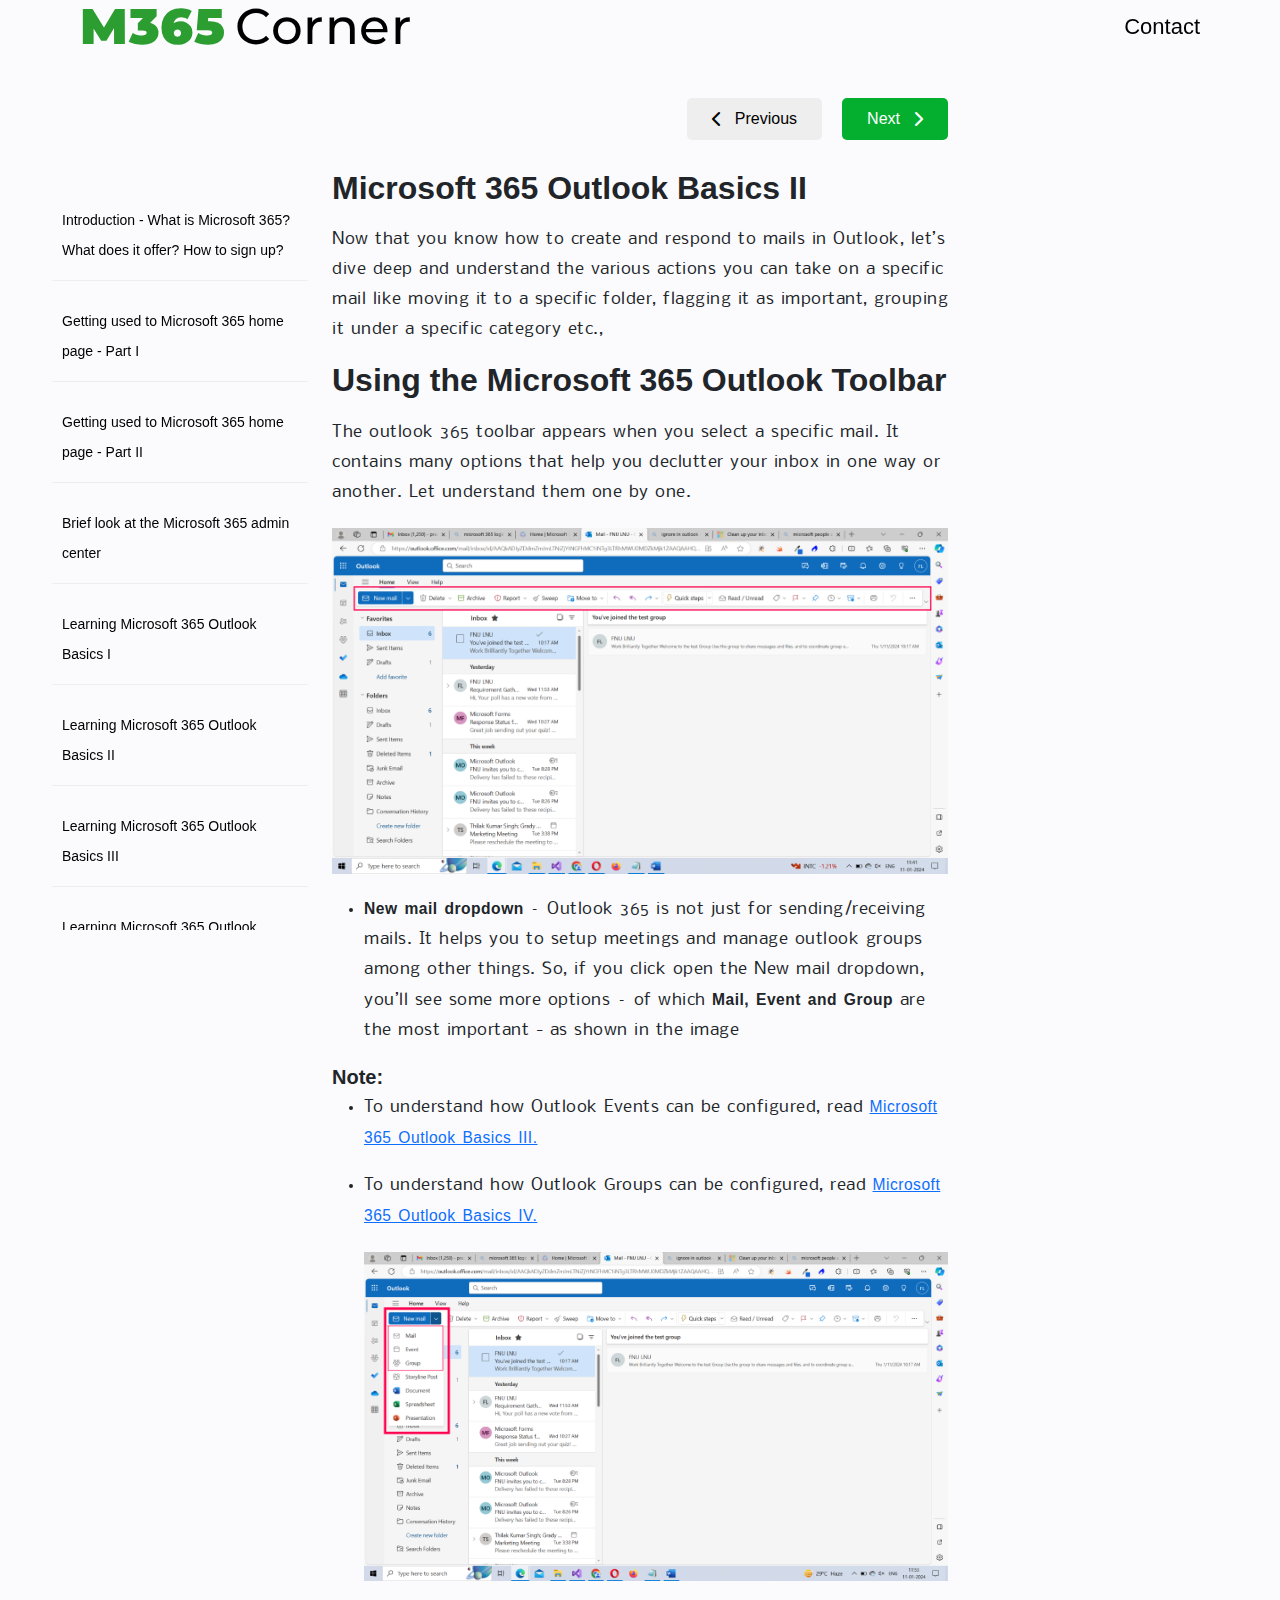
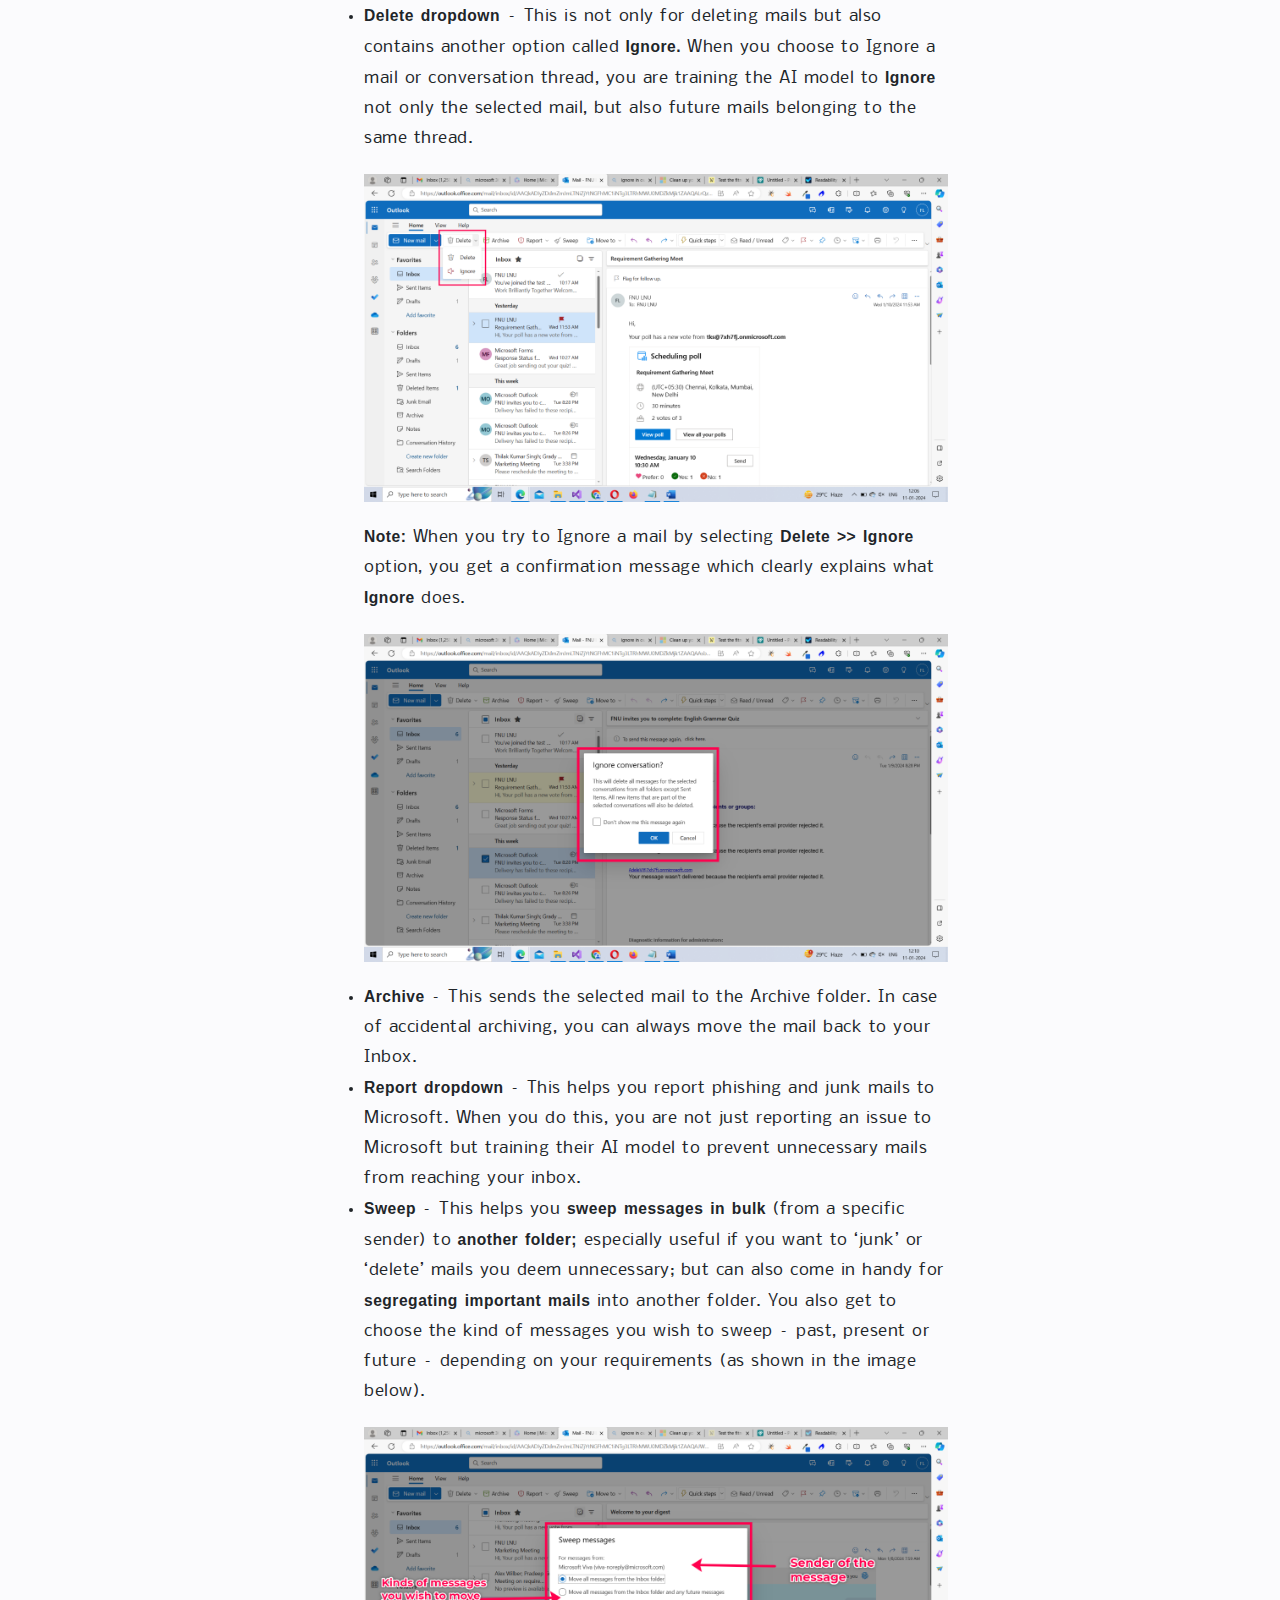
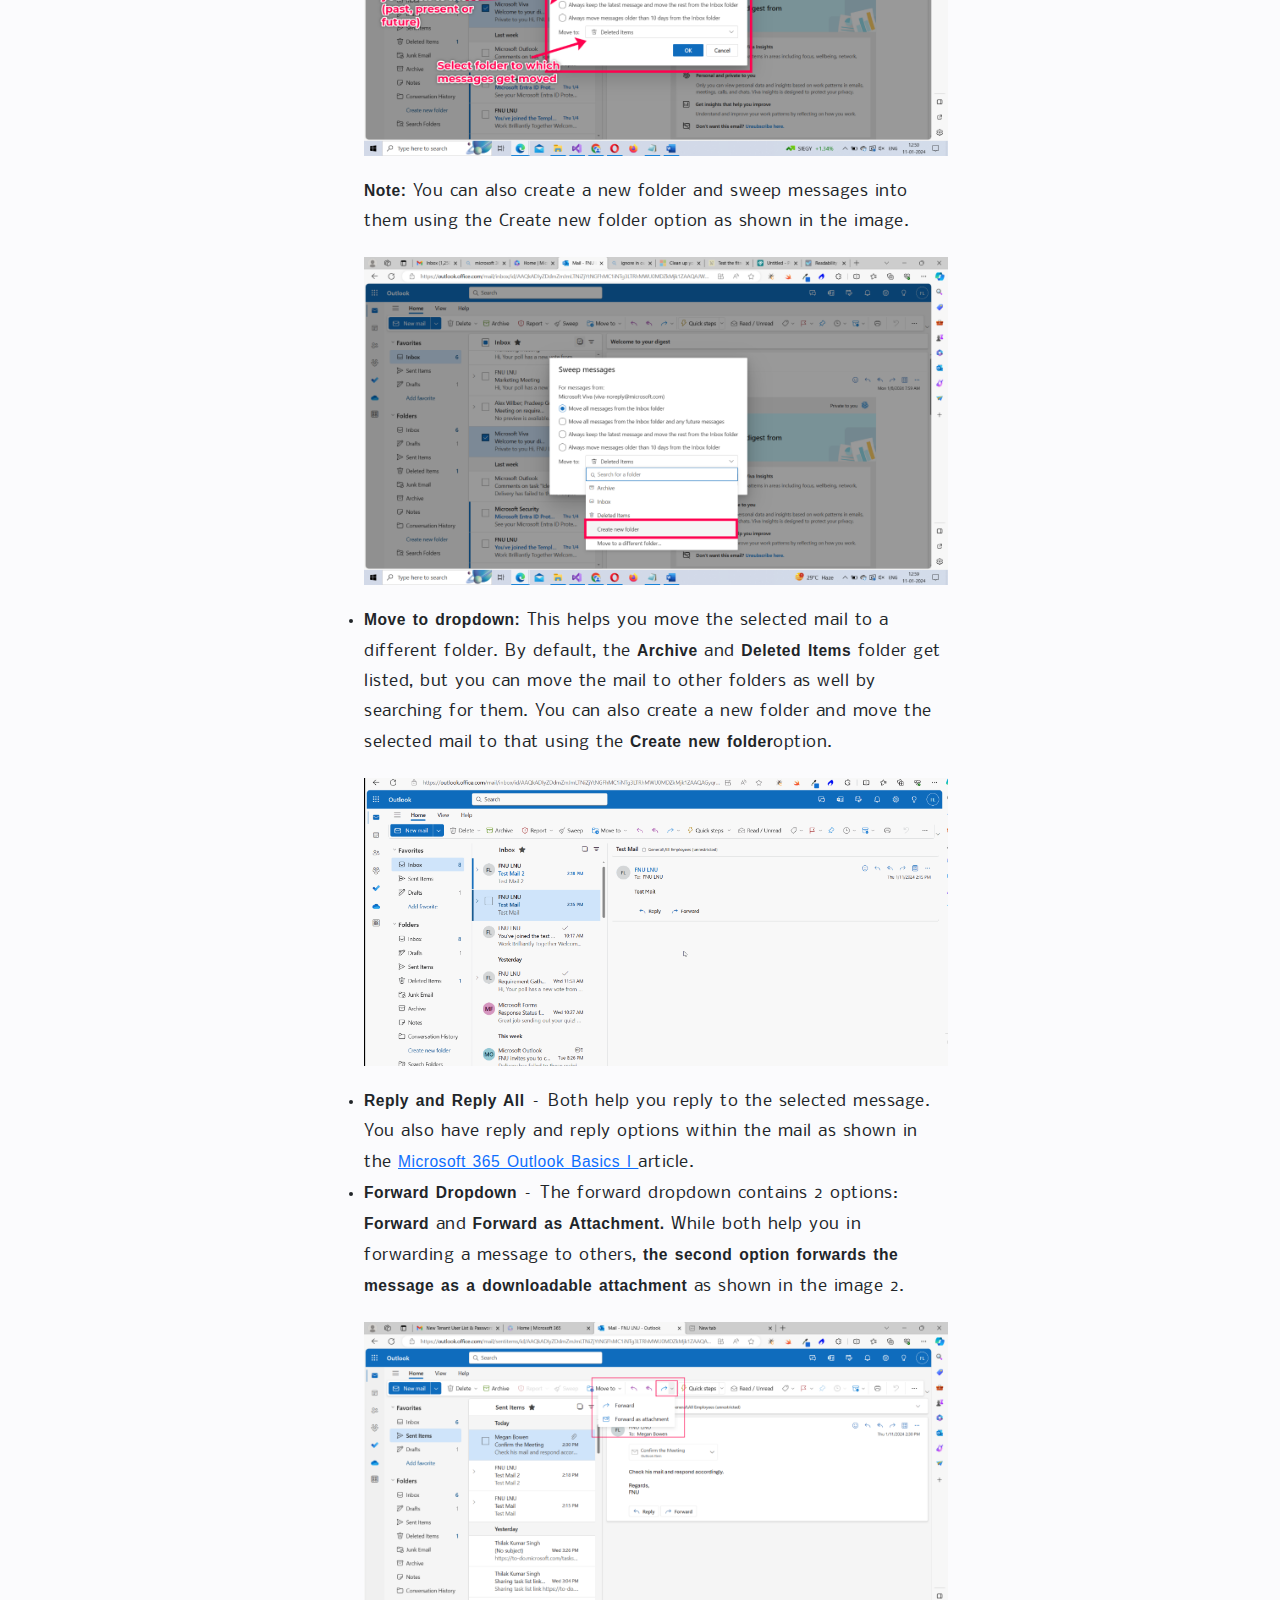
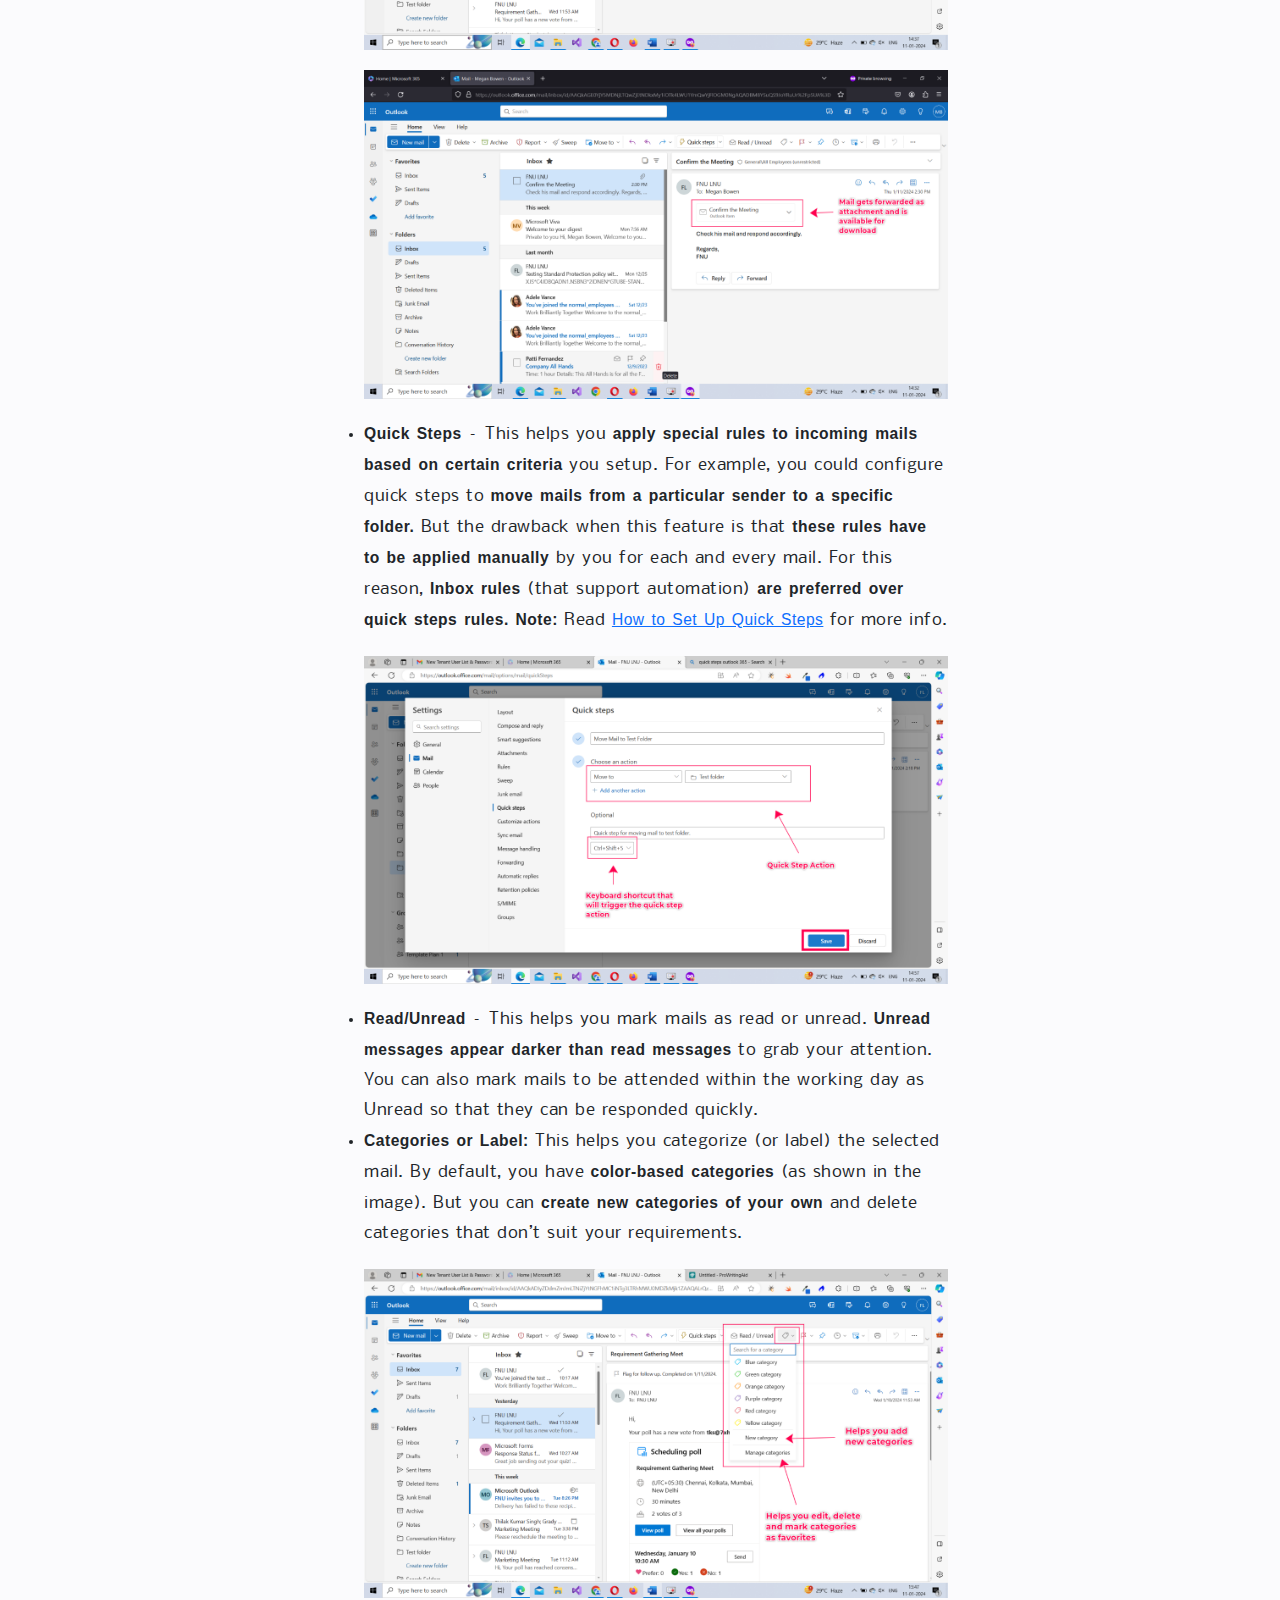
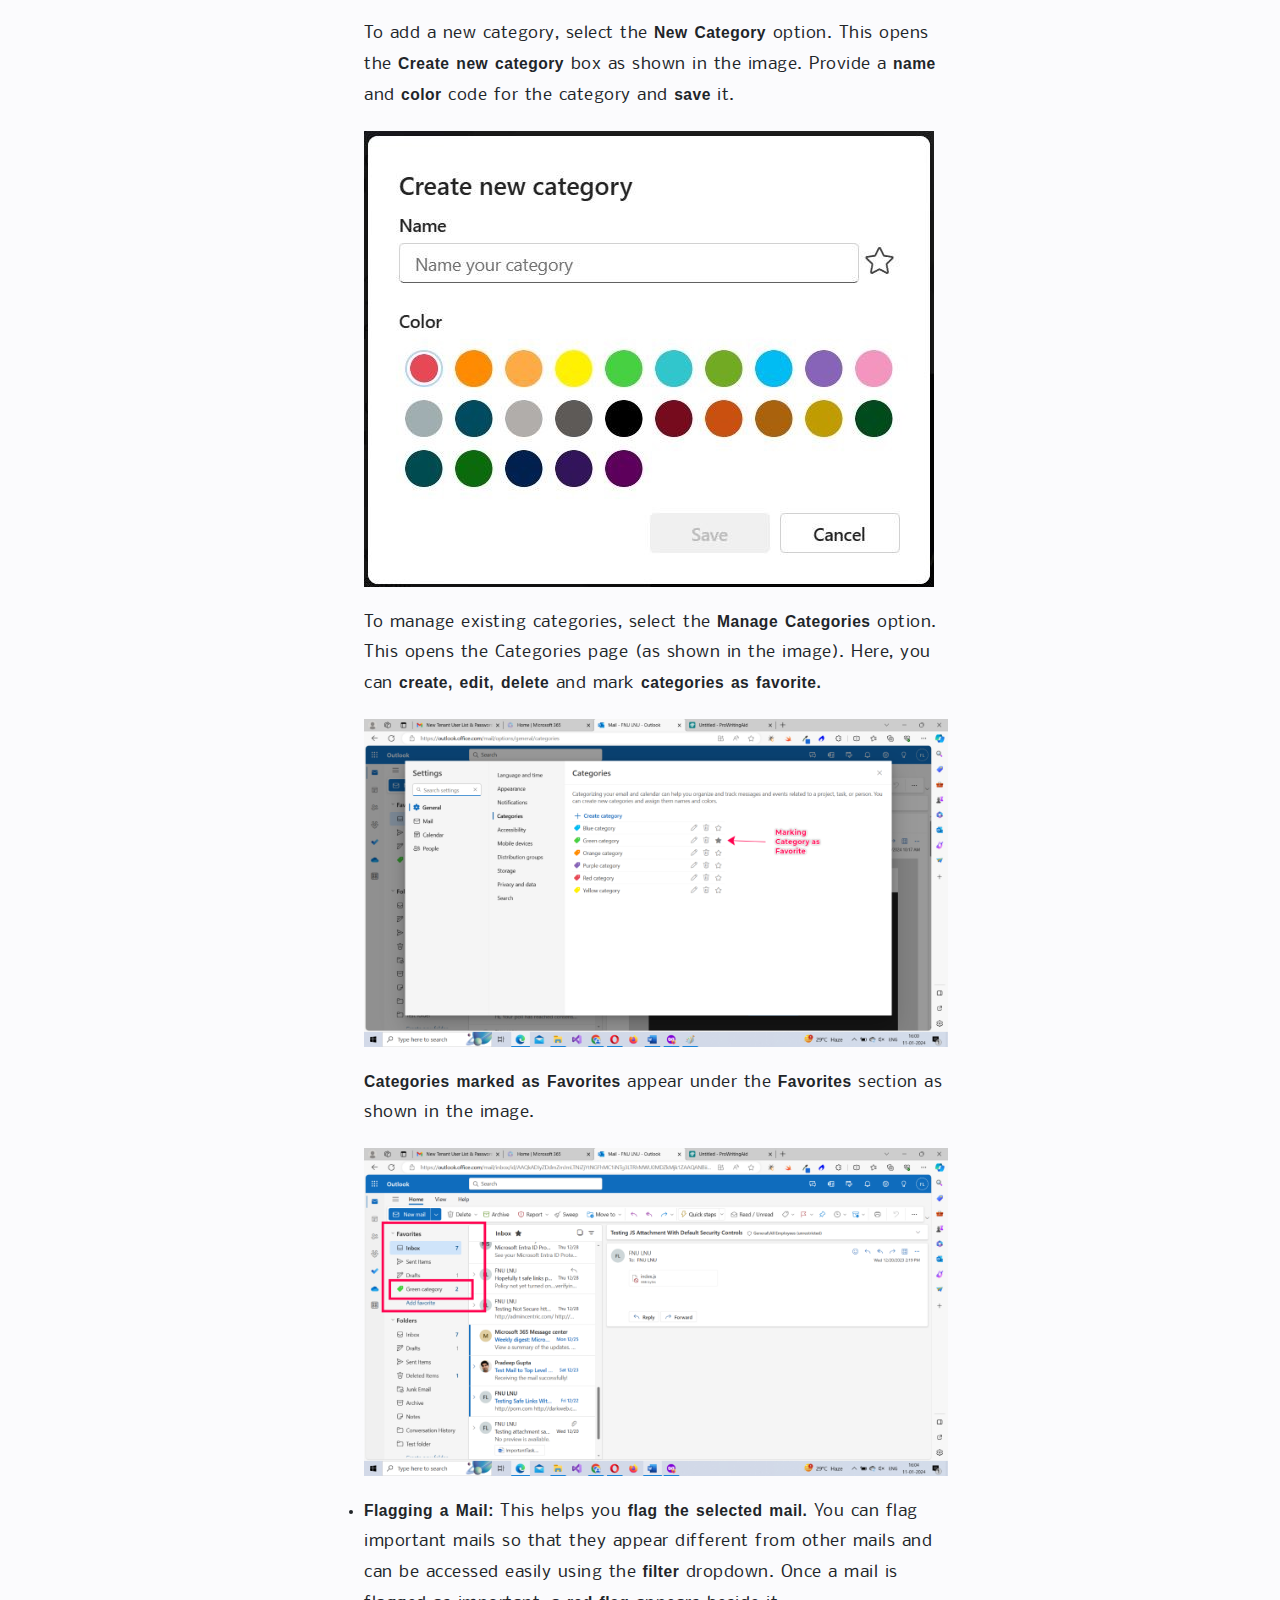
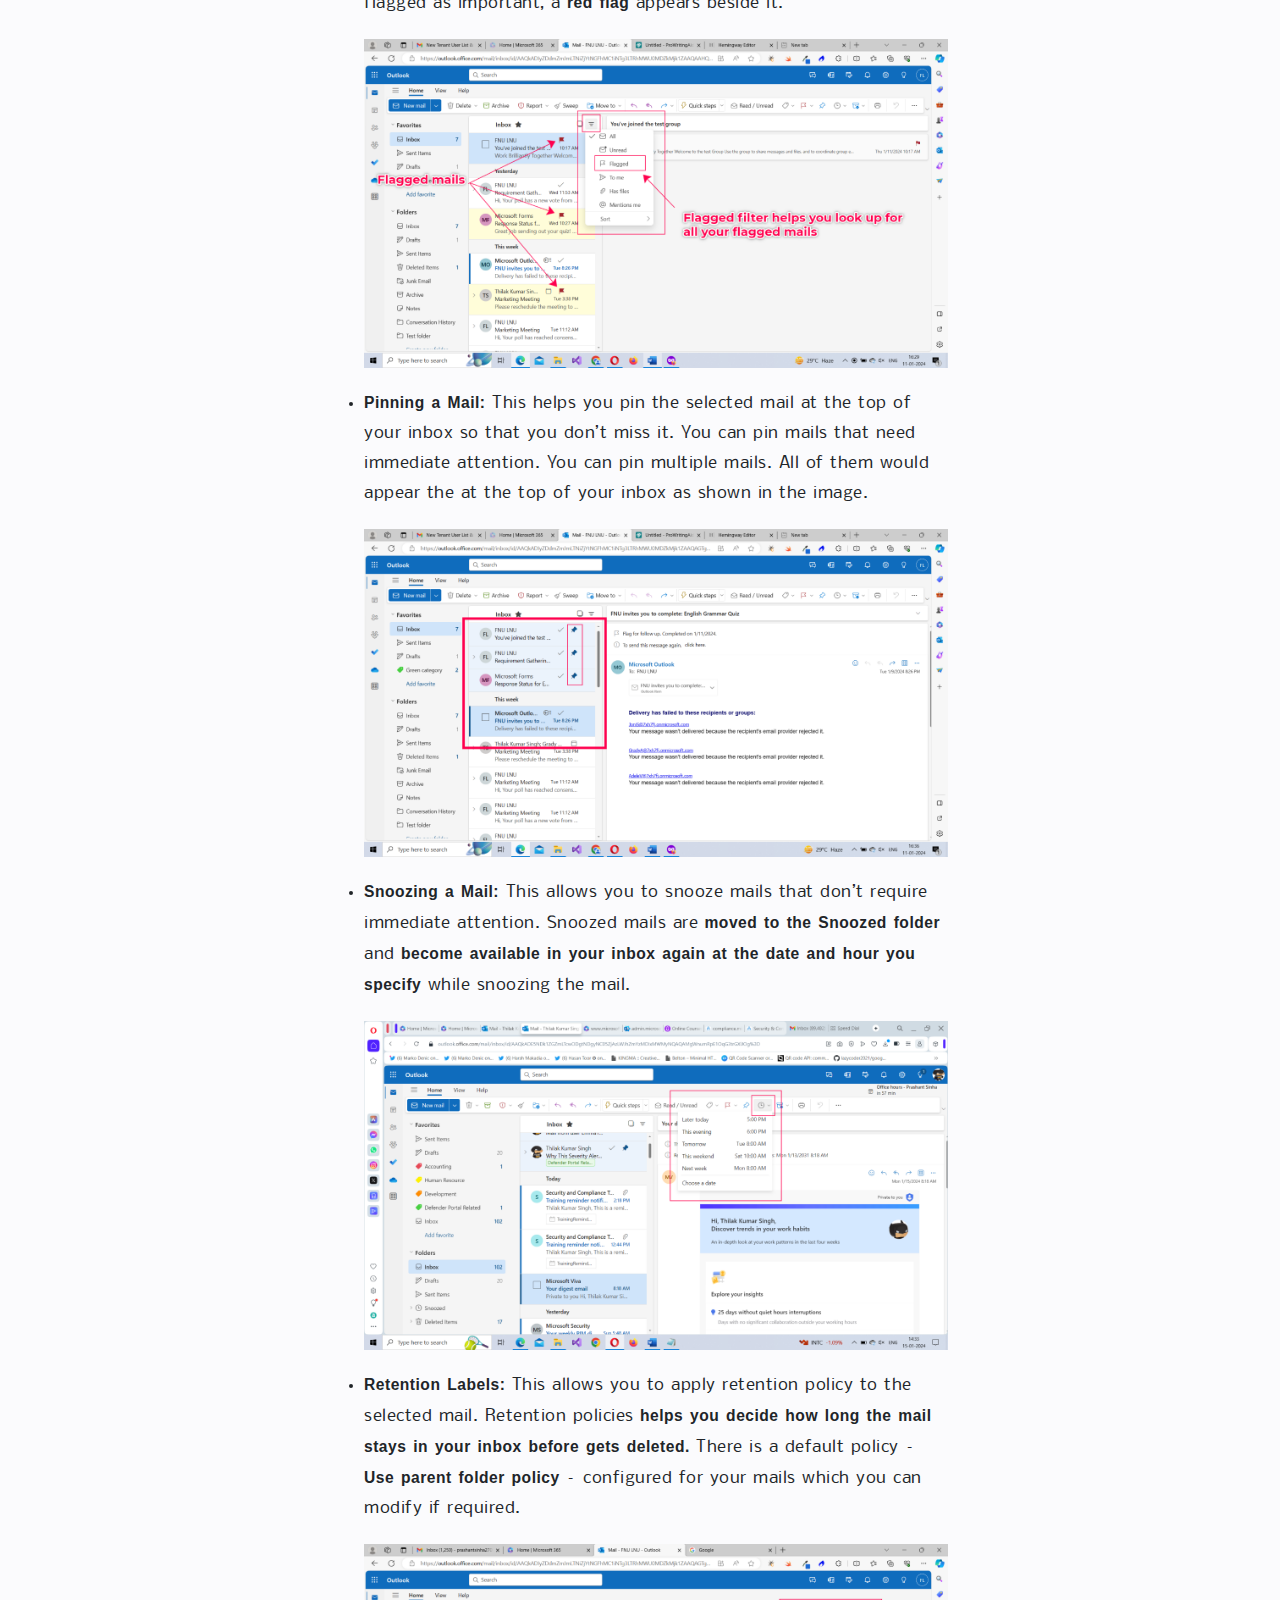
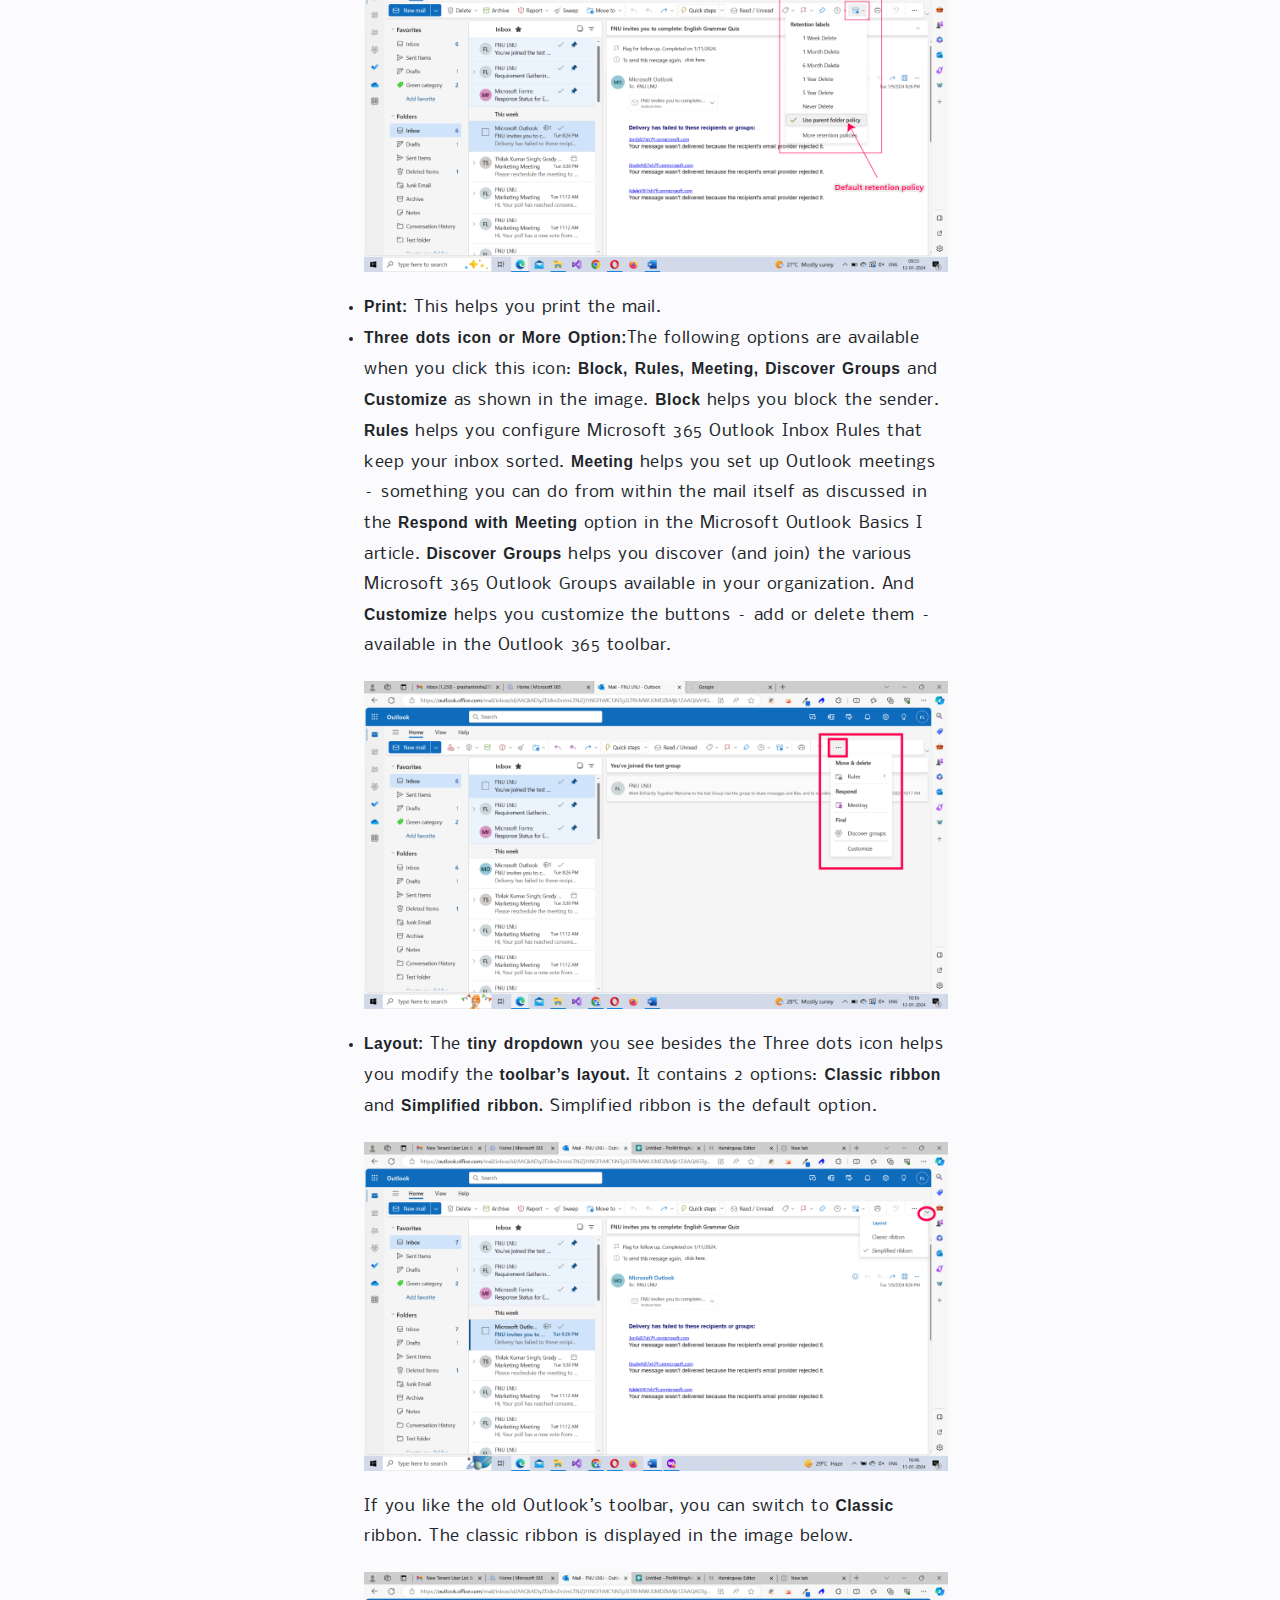
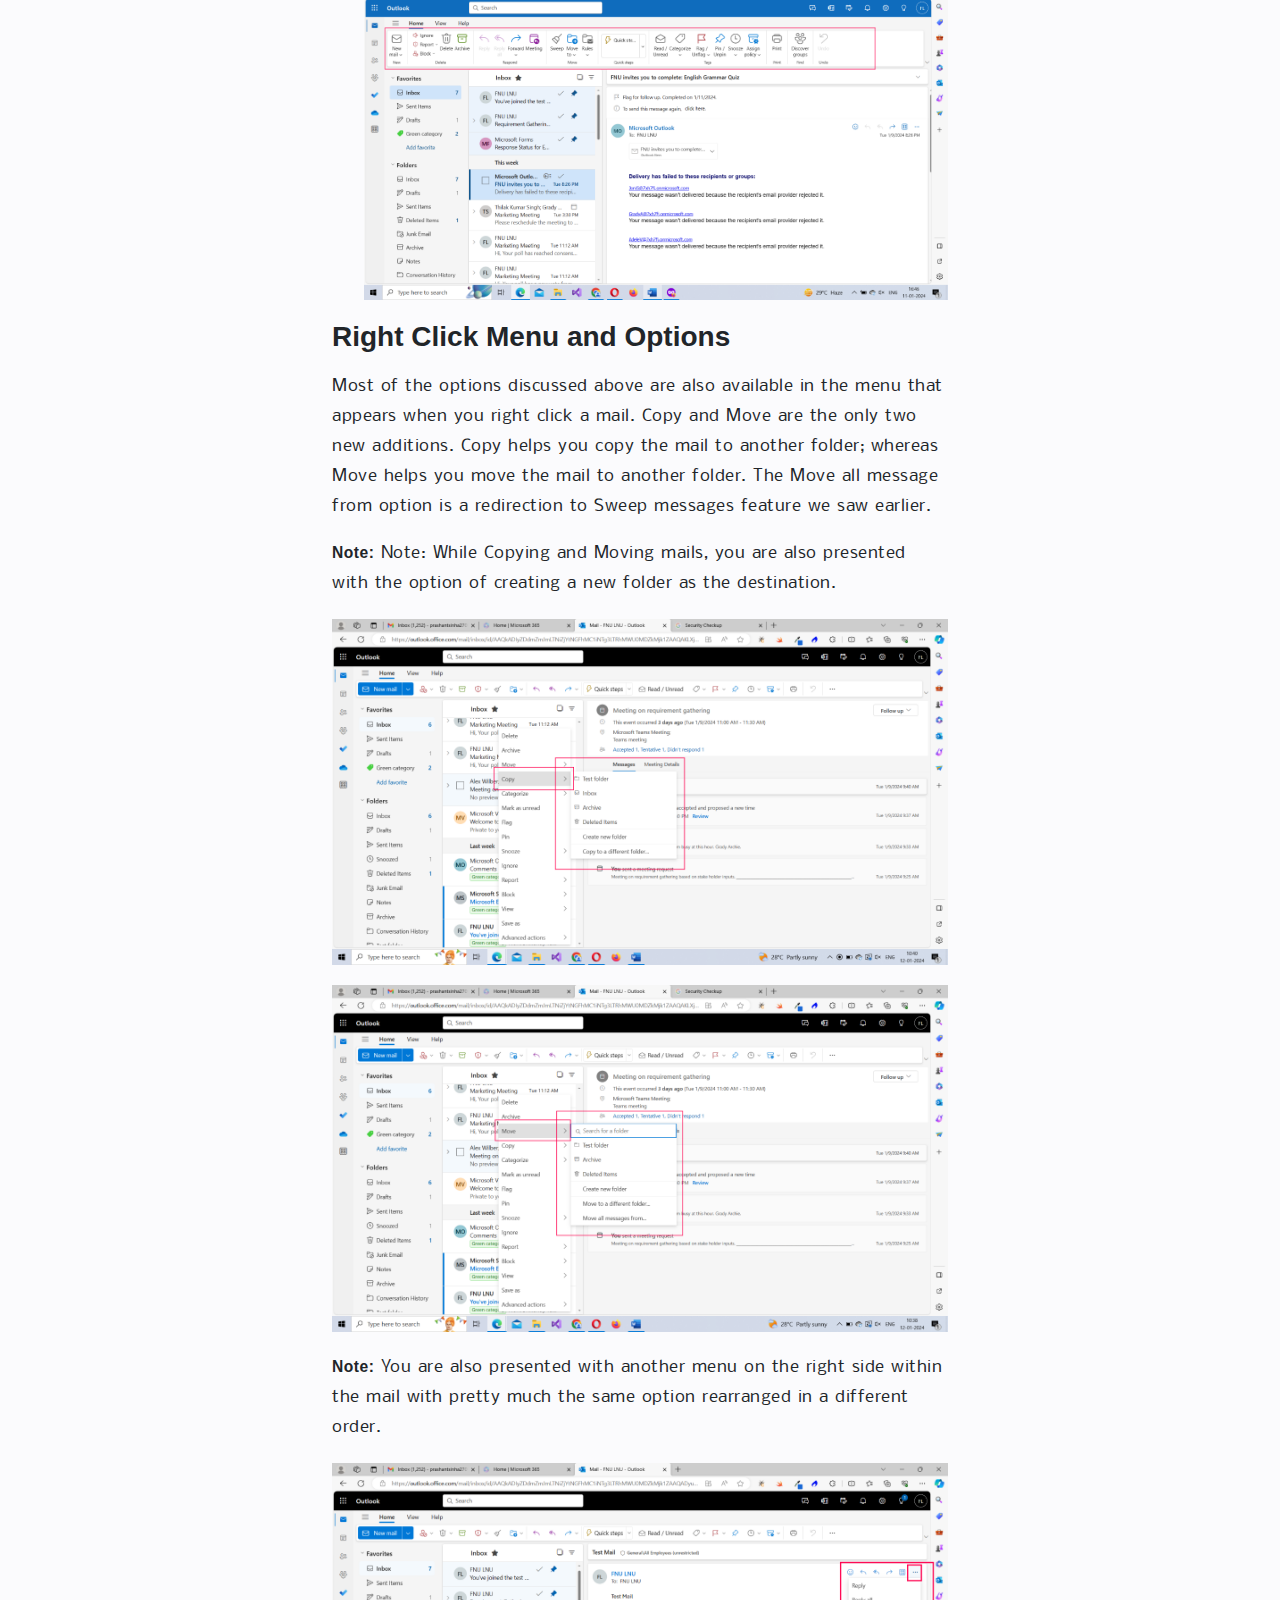
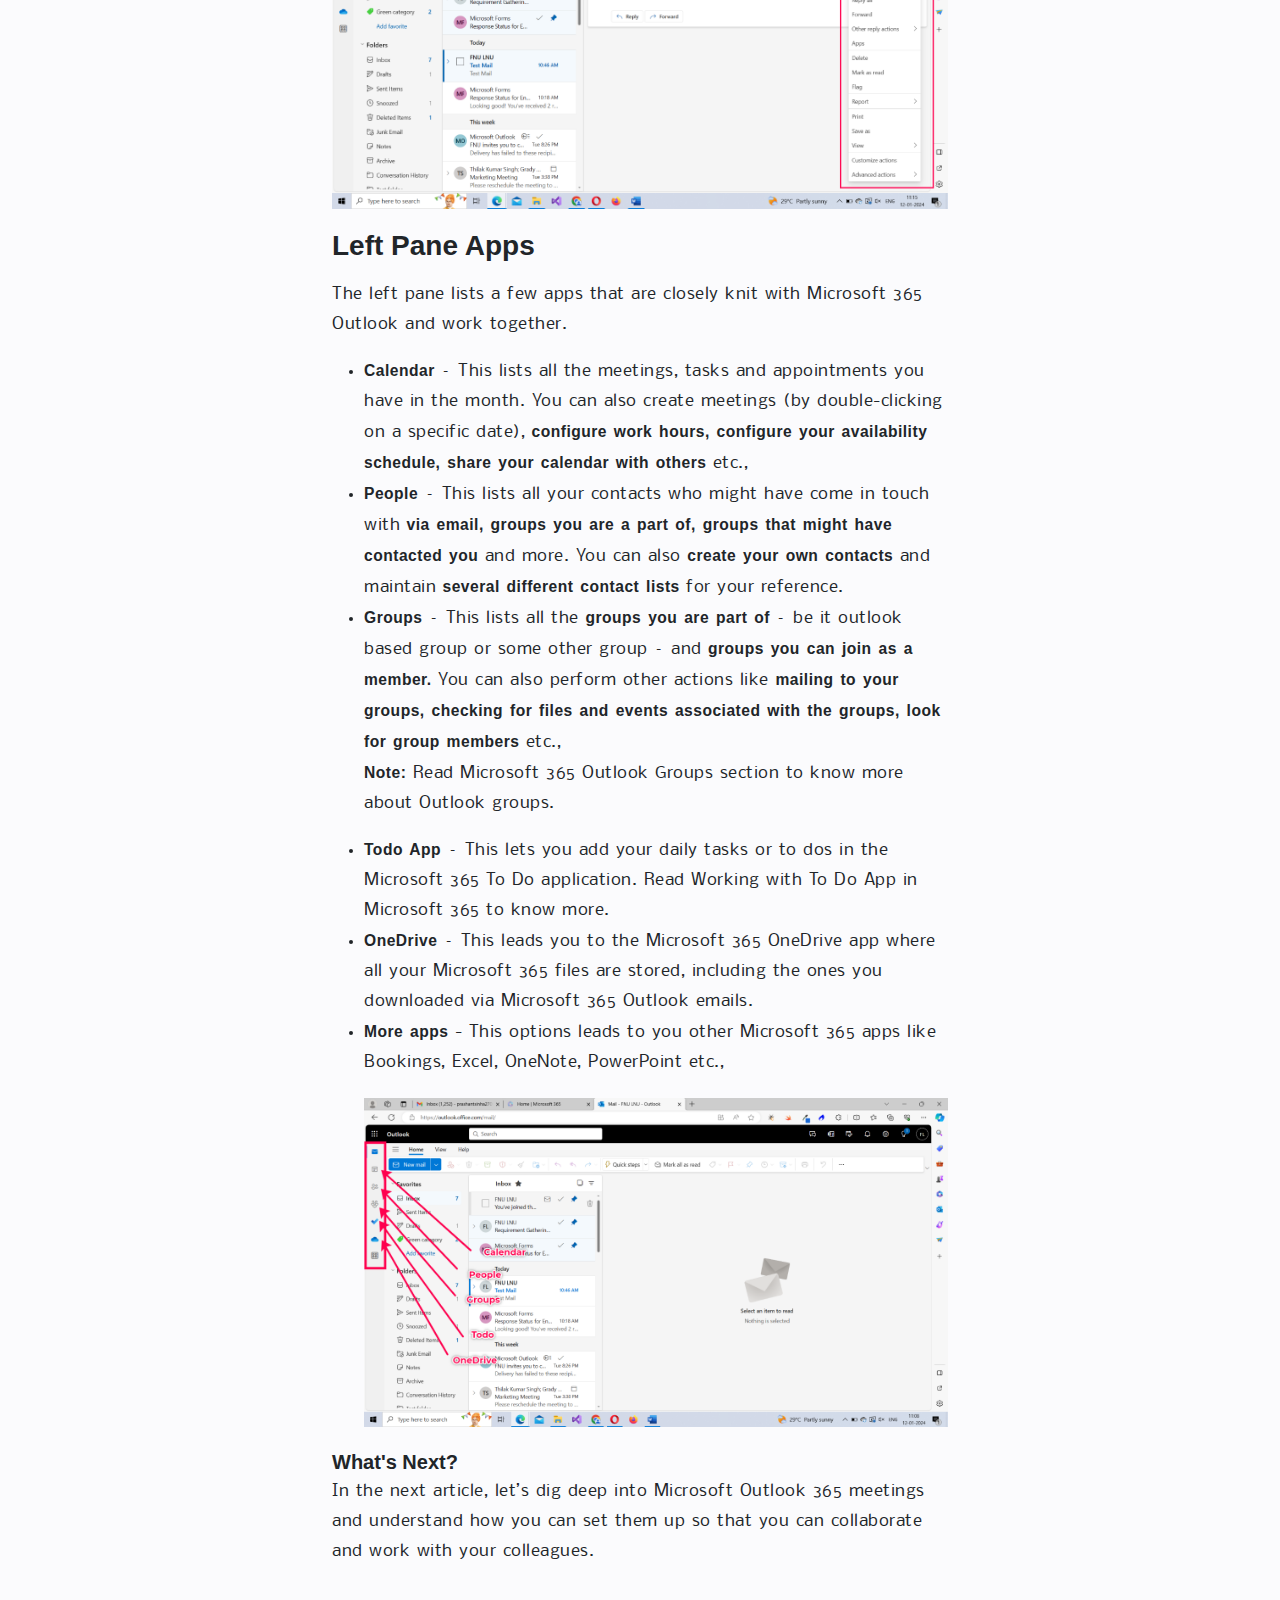
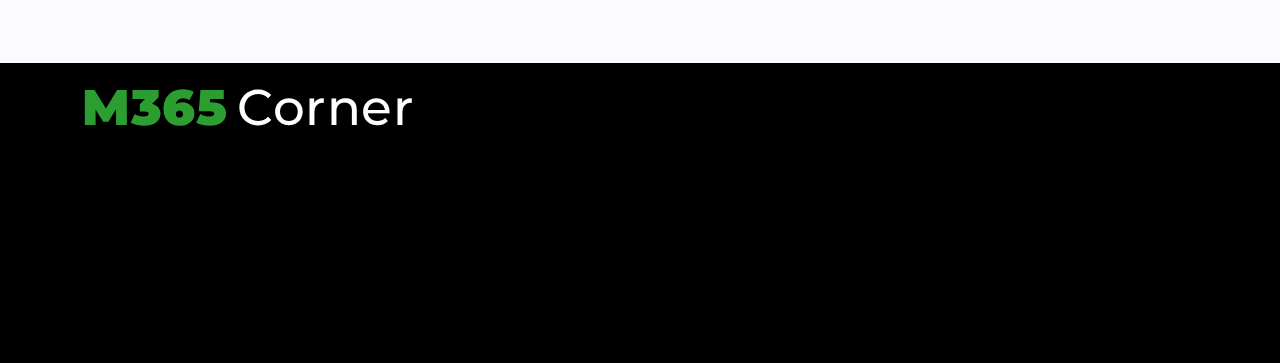
<file: m365-for-beginners/microsoft-365-outlook-basics-II.html>
﻿<!DOCTYPE html>
<html lang="en">
<head>
    <meta charset="UTF-8">
    <meta name="viewport" content="width=device-width, initial-scale=1.0">
    <title>M365Corner - Offers M365 Admin & User Tutorials</title>

    <link rel='stylesheet' type='text/css' media='screen' href='../style.css'>
    
    <meta content="Microsoft 365 Tutorials, Office 365 Tutorials, Microsoft 365, Office 365, M365" name="keywords ">
    <meta content="M365Corner contains M365 tutorials for basic users, administrators & developers. GIF based how to articles offering step-by-step guidance are also available." name="description">

    <!-- bootstrap links -->
    <link rel="stylesheet" href="https://cdn.jsdelivr.net/npm/bootstrap-icons@1.10.5/font/bootstrap-icons.css">
    <link href="https://cdn.jsdelivr.net/npm/bootstrap@5.0.2/dist/css/bootstrap.min.css" rel="stylesheet">
    <!-- font awesome link -->
    <link rel="stylesheet" href="https://cdnjs.cloudflare.com/ajax/libs/font-awesome/6.4.2/css/all.min.css" />
</head>
<body>
    
    <div class="container-fluid banner-section">
        <nav class="container navbar navbar-expand-lg navbar-light  navbar-1">
            <i class="fa-solid fa-bars menu-icon"></i>
            <div class="col-lg-4 logo-mq">
                <a href="/prasana anna/google-site-office/m365-corner-new-version/index.html" class="site-log">
                    <p class="logo-text" style="font-weight: 700;">M365<span  class="logo-text-second">Corner</span></p>
                </a>
            </div>
            <ul class="contact-page">
                <li>
                    <a  href="#">Contact</a>
                </li>
            </ul> 
        </nav>
        <div class="container-fluid main-page">
            <div class="row">
                <div class="col-lg-3 main-contains-box side-slider-box  slider-menu hide-div">
                    <ul class="bg-ulst side-ul">
                        <li><a class="slider-link" href="microsoft-365-beginner-series-sign-up-process.html">Introduction - What is Microsoft 365? What does it offer? How to sign up?</a></li>
                        <li><a class="slider-link" href="Microsoft-365-home-page-Part-I.html">Getting used to Microsoft 365 home page - Part I</a></li>
                        <li><a class="slider-link" href="Microsoft-365-home-page-Part-II.html">Getting used to Microsoft 365 home page - Part II</a></li>
                        <li><a class="slider-link" href="Microsoft-365-admin-center.html">Brief look at the Microsoft 365 admin center</a></li>
                        <li><a class="slider-link" href="Microsoft-365-email-(outlook)-essentials-Part-I.html">Learning Microsoft 365 Outlook Basics I</a></li>
                        <li><a class="slider-link" href="microsoft-365-outlook-basics-II.html">Learning Microsoft 365 Outlook Basics II</a></li>
                        <li><a class="slider-link" href="microsoft-365-outlook-basics-III.html">Learning Microsoft 365 Outlook Basics III</a></li>
                        <li><a class="slider-link" href="microsoft-365-outlook-basics-IV.html">Learning Microsoft 365 Outlook Basics IV</a></li>
                        <li><a class="slider-link" href="introducing-microsoft-teams.html">Introducing Microsoft Teams</a></li>
                    </ul>
                </div>
                <div class="col-lg-6 main-contains-box center-details">
                    <div class="next-ntn">
                        <div class="two-btns">
                            <div><a href="Microsoft-365-email-(outlook)-essentials-Part-I.html" class="btn-1"><i class="fa-solid fa-chevron-left"></i>Previous</a></div>
                            <div><a href="microsoft-365-outlook-basics-III.html" class="btn-2">Next<i class="fa-solid fa-chevron-right"></i></a></div>
                        </div>
                    </div>
                    <h1 class="bg-h1st">Microsoft 365 Outlook Basics II</h1>
                    <p class="bg-pst">Now that you know how to create and respond to mails in Outlook, let’s dive deep and understand the various actions you can take on a specific mail like moving it to a specific folder, flagging it as important, grouping it under a specific category etc.,</p>

                    <h2 class="bg-h1st">Using the Microsoft 365 Outlook Toolbar</h2>
                    <p>The outlook 365 toolbar appears when you select a specific mail. It contains many options that help you declutter your inbox in one way or another. Let understand them one by one.</p>
                    <div class="img-section">
                        <img src="img/outlook-toolbar.png" class="img-fluid" alt="">
                    </div>
                    <ul>
                        <li class="link-li">
                            <p><b>New mail dropdown</b> – Outlook 365 is not just for sending/receiving mails. It helps you to setup meetings and manage outlook groups among other things. So, if you click open the New mail dropdown, you’ll see some more options – of which <b>Mail, Event and Group</b> are the most important - as shown in the image</p>
                        </li>
                    </ul>
                    <span class="headspan">Note:</span>
                    <ul>
                        <li class="link-li">
                            <p>To understand how Outlook Events can be configured, read <a href="Microsoft 365 Outlook Basics III">Microsoft 365 Outlook Basics III.</a></p>
                        </li>
                        <li class="link-li">To understand how Outlook Groups can be configured, read <a href=" Microsoft 365 Outlook Basics IV"> Microsoft 365 Outlook Basics IV.</a>
                        </li>
                        <div class="img-section">
                            <img src="img/new-mail-dropdown.png" class="img-fluid" alt="">
                        </div>
                        <li class="link-li">
                            <p><b>Delete dropdown</b> – This is not only for deleting mails but also contains another option called <b>Ignore.</b> When you choose to Ignore a mail or conversation thread, you are training the AI model to <b>Ignore</b> not only the selected mail, but also future mails belonging to the same thread.</p>
                            <div class="img-section">
                                <img src="img/delete-dropdown.png" class="img-fluid" alt="">
                            </div>
                            <p><b>Note:</b> When you try to Ignore a mail by selecting <b>Delete >> Ignore</b> option, you get a confirmation message which clearly explains what <b>Ignore</b> does.</p>
                            <div class="img-section">
                                <img src="img/ignore-conversation.png" class="img-fluid" alt="">
                            </div>
                        </li>
                        <li class="link-li">
                            <b>Archive</b> – This sends the selected mail to the Archive folder. In case of accidental archiving, you can always move the mail back to your Inbox.
                        </li>
                        <li class="link-li">
                            <b>Report dropdown</b> – This helps you report phishing and junk mails to Microsoft. When you do this, you are not just reporting an issue to Microsoft but training their AI model to prevent unnecessary mails from reaching your inbox.
                        </li>
                        <li class="link-li">
                            <b>Sweep</b> – This helps you <b>sweep messages in bulk</b> (from a specific sender) to <b>another folder;</b> especially useful if you want to ‘junk’ or ‘delete’ mails you deem unnecessary; but can also come in handy for <b>segregating important mails</b> into another folder. You also get to choose the kind of messages you wish to sweep – past, present or future – depending on your requirements (as shown in the image below).
                            <div class="img-section">
                                <img src="img/sweep-1.png" class="img-fluid" alt="">
                            </div>
                        </li>
                        <p><b>Note:</b> You can also create a new folder and sweep messages into them using the Create new folder option as shown in the image.</p>
                        <div class="img-section">
                            <img src="img/sweep-2.png" class="img-fluid" alt="">
                        </div>
                        <li class="link-li">
                            <b>Move to dropdown:</b> This helps you move the selected mail to a different folder. By default, the <b>Archive</b> and <b>Deleted Items</b> folder get listed, but you can move the mail to other folders as well by searching for them. You can also create a new folder and move the selected mail to that using the <b>Create new folder</b>option.
                        </li>
                        <div class="img-section">
                            <img src="img/move-to-dropdown.gif" class="img-fluid" alt="">
                        </div>
                        <li class="link-li">
                            <b>Reply and Reply All</b> – Both help you reply to the selected message. You also have reply and reply options within the mail as shown in the <a href="Microsoft 365 Outlook Basics I ">Microsoft 365 Outlook Basics I </a> article.
                        </li>
                        <li class="link-li">
                            <b>Forward Dropdown</b> – The forward dropdown contains 2 options:<b> Forward</b> and <b>Forward as Attachment.</b> While both help you in forwarding a message to others, <b>the second option forwards the message as a downloadable attachment</b> as shown in the image 2.
                        </li>
                        <div class="img-section">
                            <img src="img/forward-dropdown-1.png" class="img-fluid" alt="">
                        </div>
                        <div class="img-section">
                            <img src="img/forward-dropdown-2.png" class="img-fluid" alt="">
                        </div>
                        <li class="link-li">
                            <b>Quick Steps</b> – This helps you <b>apply special rules to incoming mails based on certain criteria</b> you setup. For example, you could configure quick steps to <b>move mails from a particular sender to a specific folder.</b> But the drawback when this feature is that <b>these rules have to be applied manually</b> by you for each and every mail. For this reason, <b>Inbox rules</b> (that support automation) <b>are preferred over quick steps rules. Note:</b> Read <a href=" How to Set Up Quick Steps"> How to Set Up Quick Steps</a> for more info.
                        </li>
                            <div class="img-section">
                                <img src="img/quick-steps.png" class="img-fluid" alt="">
                            </div>
                        <li class="link-li">
                            <b>Read/Unread</b> – This helps you mark mails as read or unread. <b>Unread messages appear darker than read messages</b> to grab your attention. You can also mark mails to be attended within the working day as Unread so that they can be responded quickly.
                        </li>
                        <li class="link-li">
                            <b>Categories or Label:</b> This helps you categorize (or label) the selected mail. By default, you have <b>color-based categories</b> (as shown in the image). But you can <b>create new categories of your own</b> and delete categories that don’t suit your requirements.
                        </li>
                            <div class="img-section">
                                <img src="img/category-1.png" class="img-fluid" alt="">
                            </div>
                        <p>To add a new category, select the <b>New Category</b> option. This opens the <b>Create new category</b> box as shown in the image. Provide a <b>name</b> and <b>color</b> code for the category and <b>save</b> it.</p>
                            <div class="img-section">
                                <img src="img/category-2.jpg" class="img-fluid" alt="">
                            </div>
                        <p>To manage existing categories, select the <b>Manage Categories</b> option. This opens the Categories page (as shown in the image). Here, you can <b>create, edit, delete</b> and mark <b>categories as favorite.</b></p>
                            <div class="img-section">
                                <img src="img/category-3.png" class="img-fluid" alt="">
                            </div>
                        <p><b>Categories marked as Favorites</b> appear under the <b>Favorites</b> section as shown in the image.</p>
                            <div class="img-section">
                                <img src="img/category-4.png" class="img-fluid" alt="">
                            </div>
                        <li class="link-li"><b>Flagging a Mail:</b> This helps you <b>flag the selected mail.</b> You can flag important mails so that they appear different from other mails and can be accessed easily using the <b>filter</b> dropdown. Once a mail is flagged as important, a <b>red flag</b> appears beside it.</li>
                            <div class="img-section">
                                <img src="img/flag-mail.png" class="img-fluid" alt="">
                            </div>
                        <li class="link-li"><b>Pinning a Mail:</b> This helps you pin the selected mail at the top of your inbox so that you don’t miss it. You can pin mails that need immediate attention. You can pin multiple mails. All of them would appear the at the top of your inbox as shown in the image.</li>
                            <div class="img-section">
                                <img src="img/pinning-mail.png" class="img-fluid" alt="">
                            </div>
                        <li class="link-li">
                            <b>Snoozing a Mail:</b> This allows you to snooze mails that don’t require immediate attention. Snoozed mails are <b>moved to the Snoozed folder</b> and <b>become available in your inbox again at the date and hour you specify</b> while snoozing the mail.
                        </li>
                            <div class="img-section">
                                <img src="img/snoozing-mail.png" class="img-fluid" alt="">
                            </div>
                        <li class="link-li">
                            <b>Retention Labels:</b> This allows you to apply retention policy to the selected mail. Retention policies <b>helps you decide how long the mail stays in your inbox before gets deleted.</b> There is a default policy – <b>Use parent folder policy</b> – configured for your mails which you can modify if required.
                        </li>
                            <div class="img-section">
                                <img src="img/retention-label.png" class="img-fluid" alt="">
                            </div>
                        <li class="link-li">
                            <b>Print:</b> This helps you print the mail.
                        </li>
                        <li class="link-li">
                            <b>Three dots icon or More Option:</b>The following options are available when you click this icon: <b>Block, Rules, Meeting, Discover Groups</b> and <b>Customize</b> as shown in the image. <b>Block</b> helps you block the sender. <b>Rules</b> helps you configure Microsoft 365 Outlook Inbox Rules that keep your inbox sorted. <b>Meeting</b> helps you set up Outlook meetings – something you can do from within the mail itself as discussed in the <b>Respond with Meeting</b> option in the Microsoft Outlook Basics I article. <b>Discover Groups</b> helps you discover (and join) the various Microsoft 365 Outlook Groups available in your organization. And <b>Customize</b> helps you customize the buttons – add or delete them – available in the Outlook 365 toolbar.
                        </li>
                        <div class="img-section">
                            <img src="img/more-option.png" class="img-fluid" alt="">
                        </div>
                        <li class="link-li">
                            <b>Layout:</b> The <b>tiny dropdown</b> you see besides the Three dots icon helps you modify the <b>toolbar’s layout.</b> It contains 2 options: <b>Classic ribbon</b> and <b>Simplified ribbon.</b> Simplified ribbon is the default option.
                        </li>
                        <div class="img-section">
                            <img src="img/layout-1.png" class="img-fluid" alt="">
                        </div>
                        <p>If you like the old Outlook’s toolbar, you can switch to <b>Classic</b> ribbon. The classic ribbon is displayed in the image below.</p>
                        <div class="img-section">
                            <img src="img/layout-2.png" class="img-fluid" alt="">
                        </div>
                    </ul>
                    

                    <h2 class="bg-h2st">Right Click Menu and Options</h2>
                    <p>Most of the options discussed above are also available in the menu that appears when you right click a mail. Copy and Move are the only two new additions. Copy helps you copy the mail to another folder; whereas Move helps you move the mail to another folder. The Move all message from option is a redirection to Sweep messages feature we saw earlier.</p>
                    <p><b>Note:</b> Note: While Copying and Moving mails, you are also presented with the option of creating a new folder as the destination.</p>
                    <div class="img-section">
                        <img src="img/right-click-menu-1.png" class="img-fluid" alt="">
                    </div>
                    <div class="img-section">
                        <img src="img/right-click-menu-2.png" class="img-fluid" alt="">
                    </div>
                    <p><b>Note:</b> You are also presented with another menu on the right side within the mail with pretty much the same option rearranged in a different order.</p>
                    <div class="img-section">
                        <img src="img/right-click-menu-3.png" class="img-fluid" alt="">
                    </div>


                    <h2 class="bg-h2st"> Left Pane Apps</h2>
                    <p>The left pane lists a few apps that are closely knit with Microsoft 365 Outlook and work together.</p>
                    <ul>
                        <li class="link-li">
                            <b>Calendar</b> – This lists all the meetings, tasks and appointments you have in the month. You can also create meetings (by double-clicking on a specific date), <b>configure work hours, configure your availability schedule, share your calendar with others</b> etc.,
                        </li>
                        <li class="link-li">
                            <b>People</b> – This lists all your contacts who might have come in touch with <b>via email, groups you are a part of, groups that might have contacted you</b> and more. You can also <b>create your own contacts</b> and maintain <b>several different contact lists</b> for your reference.
                        </li>
                        <li class="link-li">
                            <b>Groups</b> – This lists all the <b>groups you are part of</b> – be it outlook based group or some other group – and <b>groups you can join as a member.</b> You can also perform other actions like<b> mailing to your groups, checking for files and events associated with the groups, look for group members</b> etc.,
                        </li>
                        <p><b>Note:</b> Read Microsoft 365 Outlook Groups section to know more about Outlook groups.</p>
                        <li class="link-li">
                            <b>Todo App</b> – This lets you add your daily tasks or to dos in the Microsoft 365 To Do application. Read Working with To Do App in Microsoft 365 to know more.
                        </li>
                        <li class="link-li">
                            <b>OneDrive</b> – This leads you to the Microsoft 365 OneDrive app where all your Microsoft 365 files are stored, including the ones you downloaded via Microsoft 365 Outlook emails.
                        </li>
                        <li class="link-li">
                            <b>More apps</b> - This options leads to you other Microsoft 365 apps like Bookings, Excel, OneNote, PowerPoint etc.,
                        </li>
                        <div class="img-section">
                            <img src="img/left-pane-apps.png" class="img-fluid" alt="">
                        </div>
                    </ul>
                    <span class="headspan">What's Next?</span>
                    <p>In the next article, let’s dig deep into Microsoft Outlook 365 meetings and understand how you can set them up so that you can collaborate and work with your colleagues.</p>
                </div>
                <div class="col-lg-3 main-contains-box">

                </div>
            </div>
            <div class="menu">
                <ul class="bg-ulst side-ul">
                    <li><a class="slider-link" href="What are the basics of Microsoft 365.html">Introduction - What is Microsoft 365? What does it offer? How to sign up?</a></li>
                    <li><a class="slider-link" href="Microsoft-365-home-page-Part-I.html">Getting used to Microsoft 365 home page - Part I</a></li>
                    <li><a class="slider-link" href="">Getting used to Microsoft 365 home page - Part II</a></li>
                    <li><a class="slider-link" href="">Brief look at the Microsoft 365 admin center</a></li>
                    <li><a class="slider-link" href="">Learning Microsoft 365 Outlook Basics I</a></li>
                    <li><a class="slider-link" href="">Learning Microsoft 365 Outlook Basics II</a></li>
                    <li><a class="slider-link" href="">Learning Microsoft 365 Outlook Basics III</a></li>
                    <li><a class="slider-link" href="">Learning Microsoft 365 Outlook Basics IV</a></li>
                    <li><a class="slider-link" href="">Introducing Microsoft Teams</a></li>
                </ul>    
                <!-- <div class="close-icon"><span>X</span></div> -->
            </div>
        </div>
        <!-- footer section -->
    <div class="container-fluid footer-section">
        <div class="container">
            <div class="row">
                <div class="col-lg-4 col-sm-12 col-md-6 footer-box">
                    <div class="col-lg-4">
                        <a href="index.html" class="site-log">
                            <p class="logo-text" style="font-weight: 700;">M365<span  class="logo-text-second" style="color: white !important;">Corner</span></p>
                        </a>
                    </div>
                </div>
            </div>
        </div>
    </div>
    </div>
    <script>
        document.querySelector('.menu-icon').addEventListener('click', function () {
            document.querySelector('.menu').classList.add('hide');
            document.querySelector('.menu').classList.toggle('move-menu');
        })  
    </script>
</body>
</html>
</file>
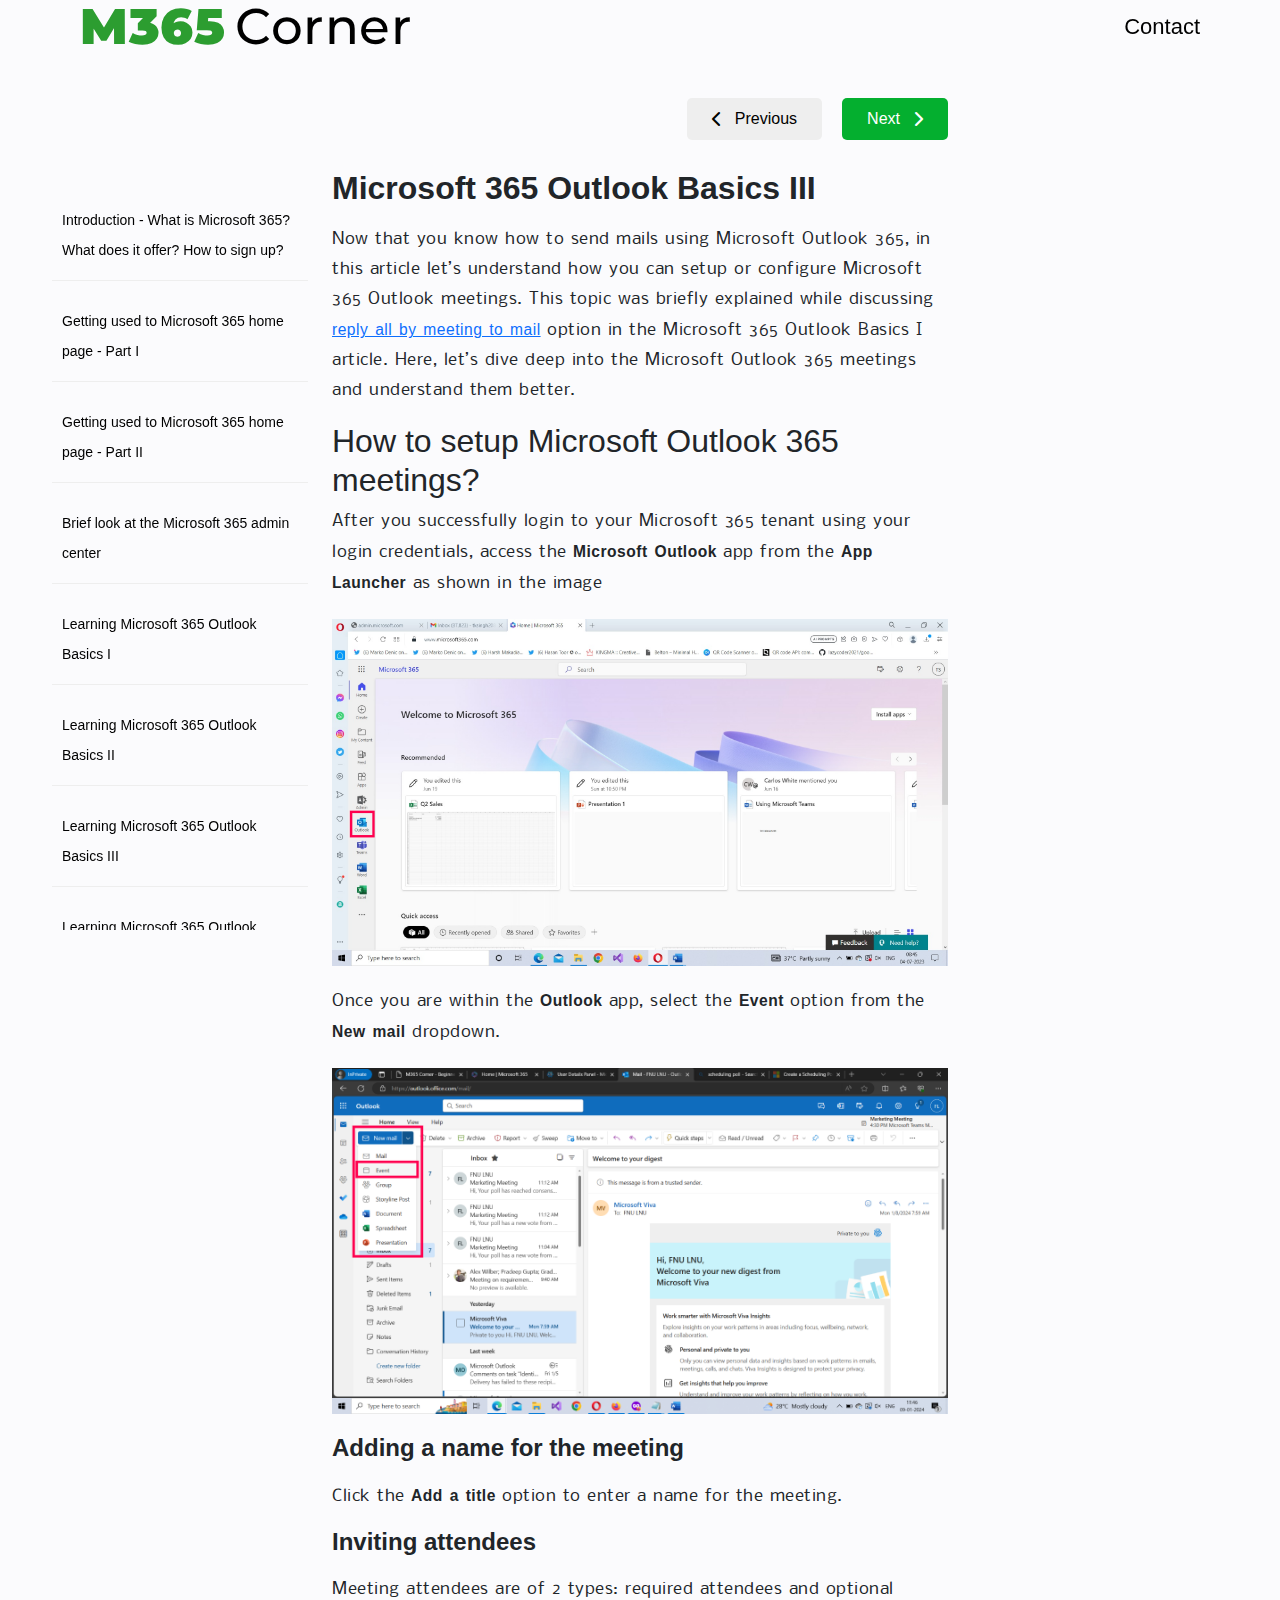
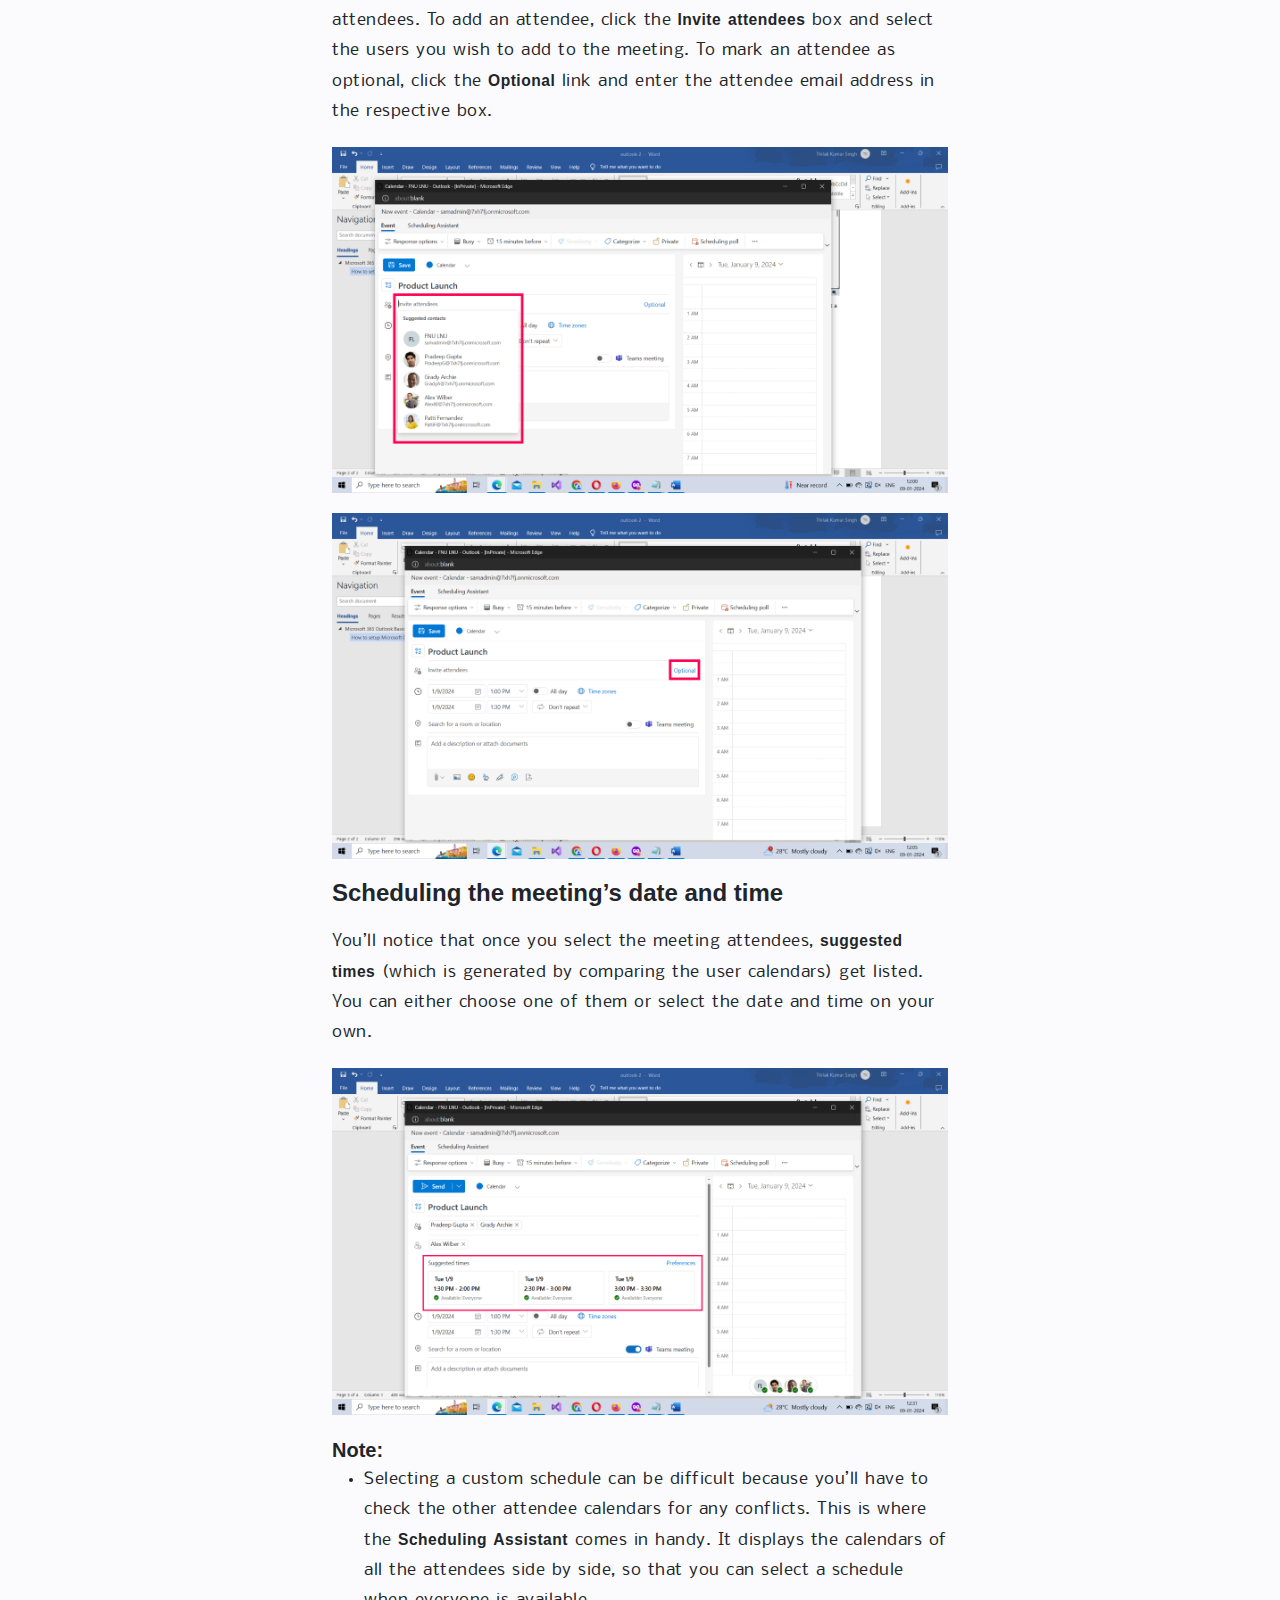
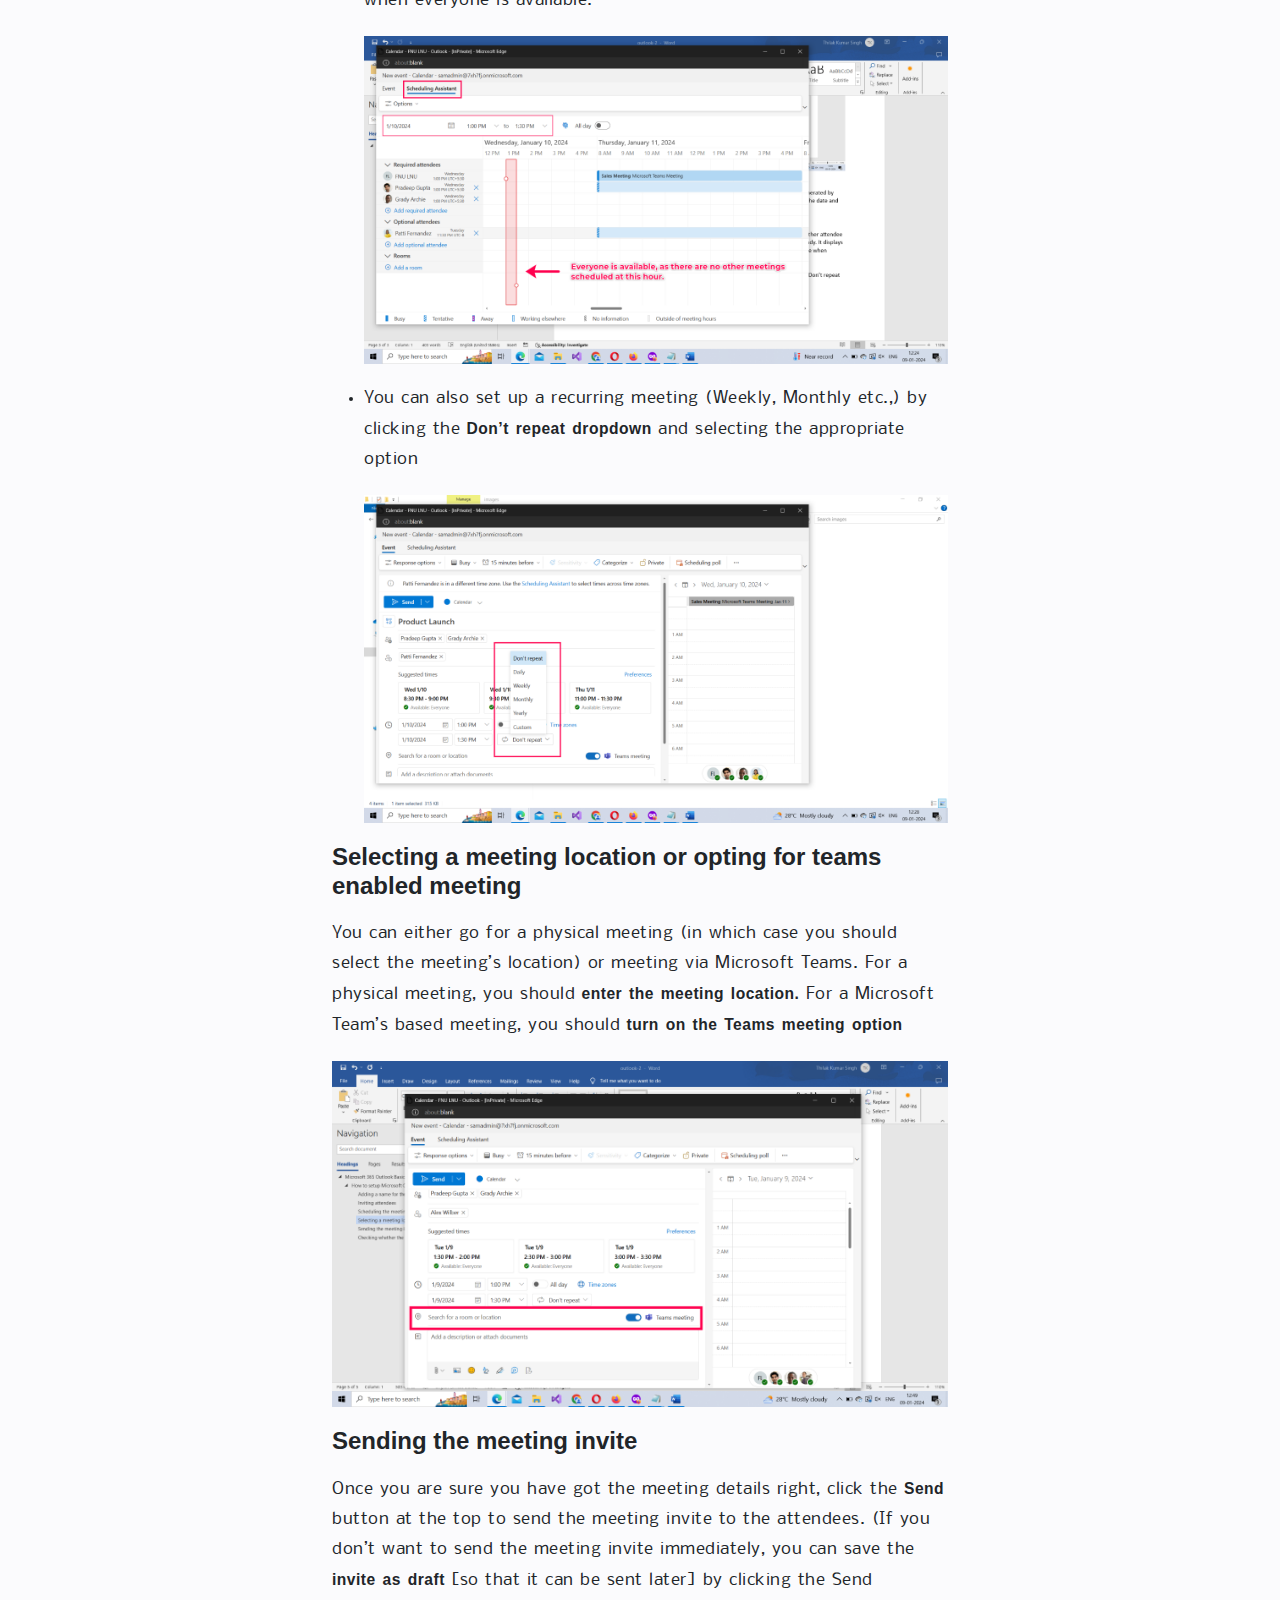
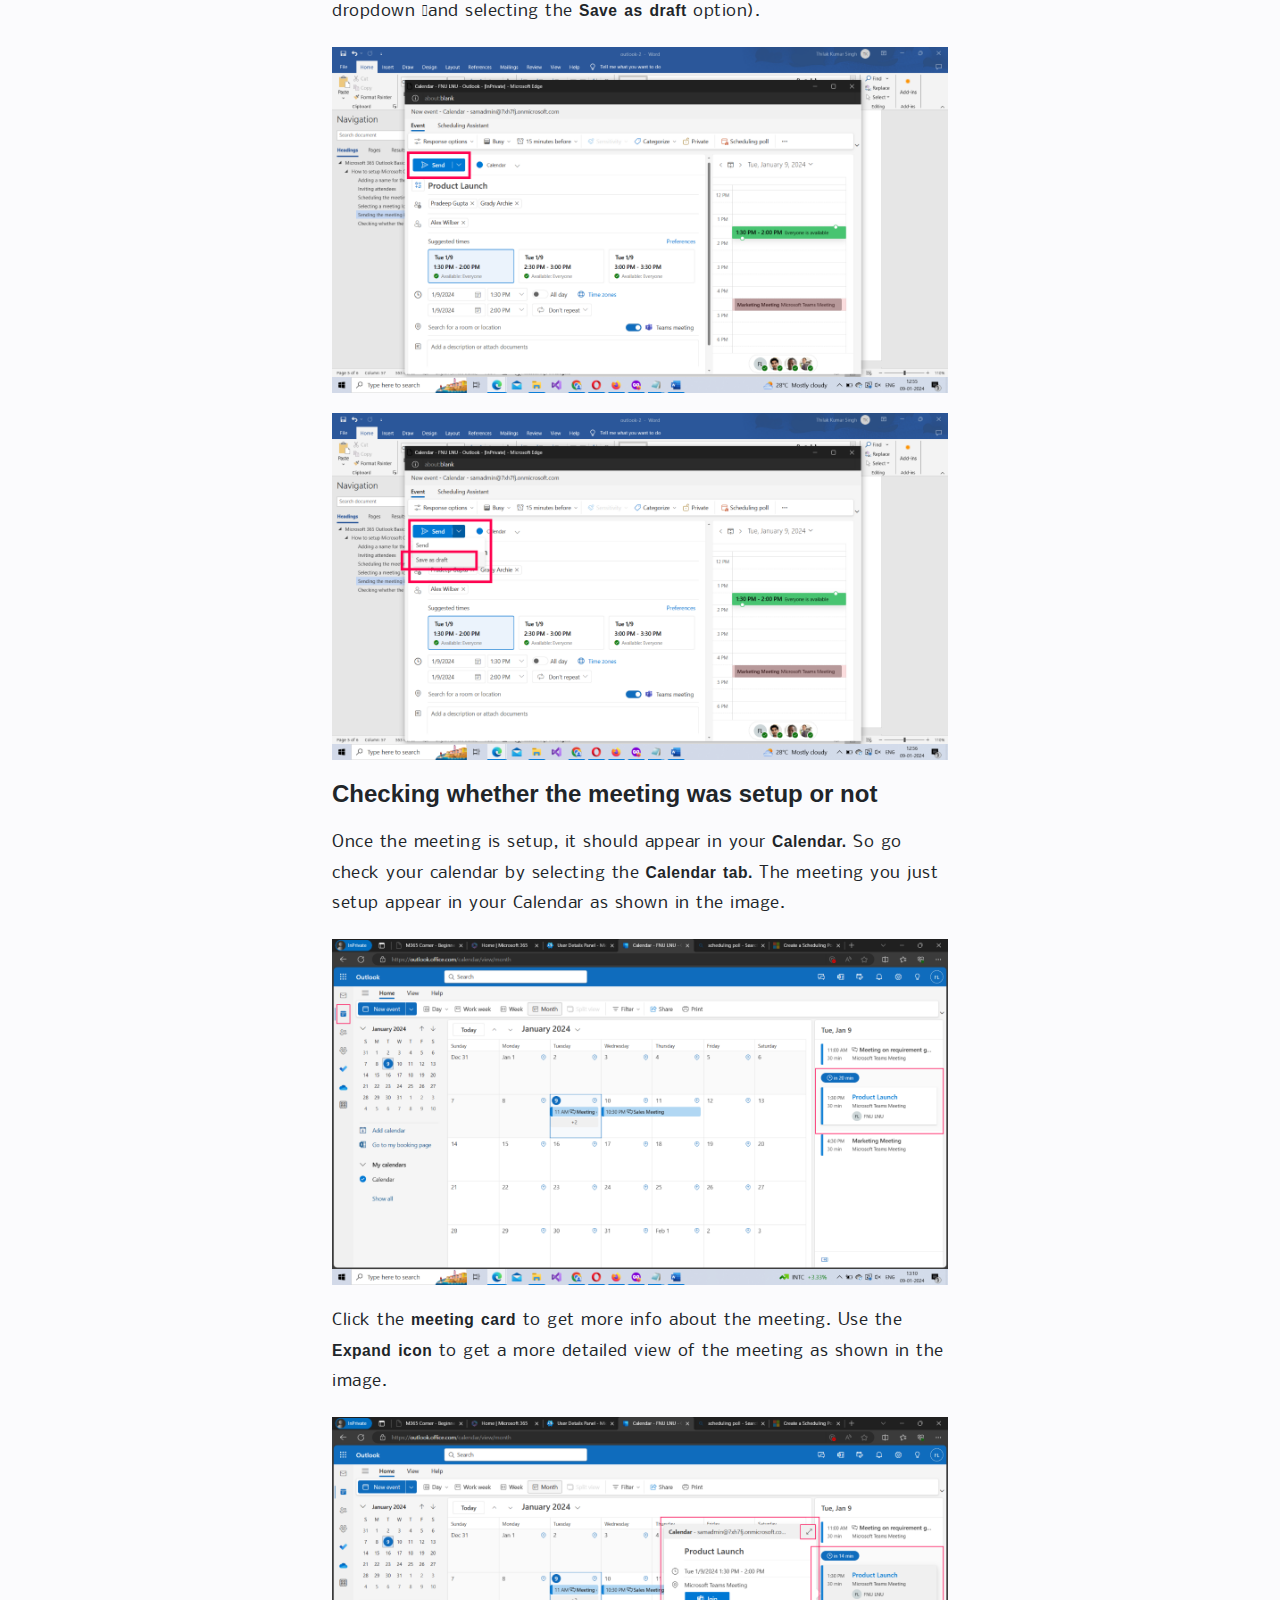
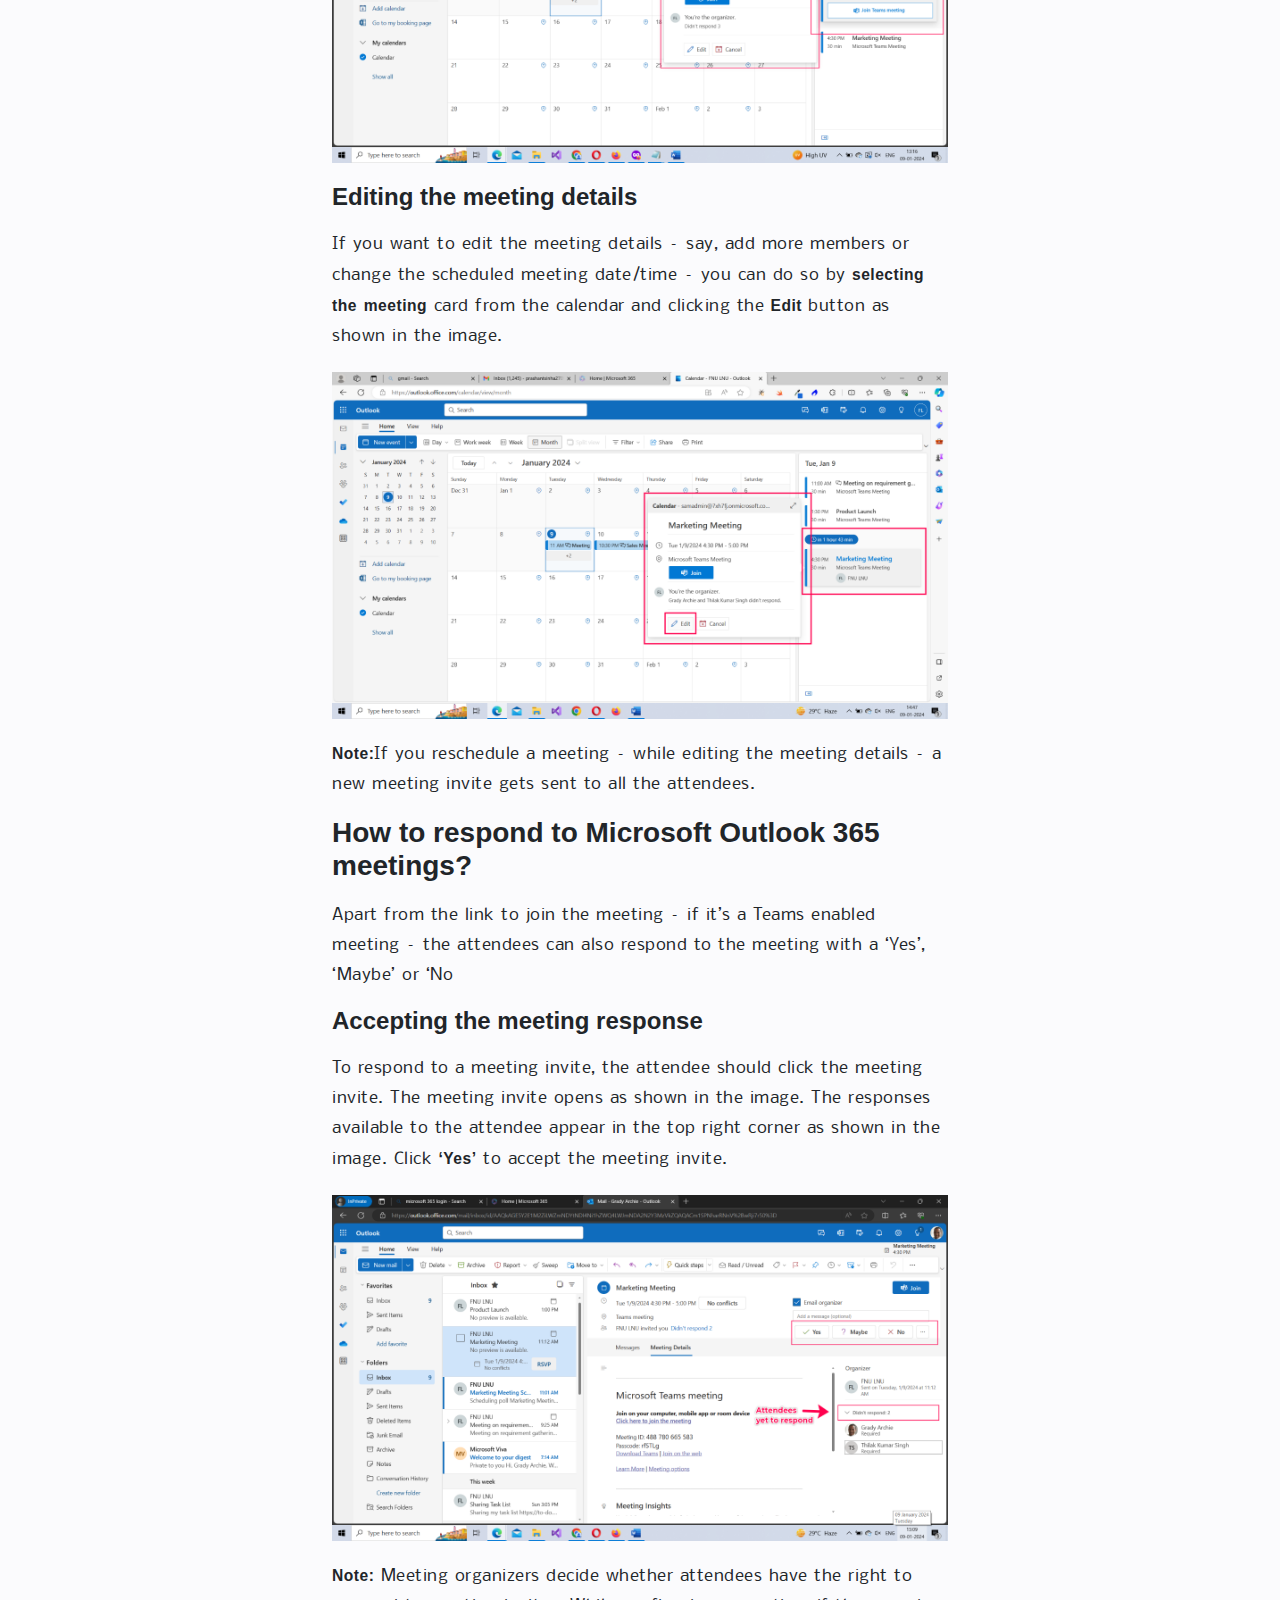
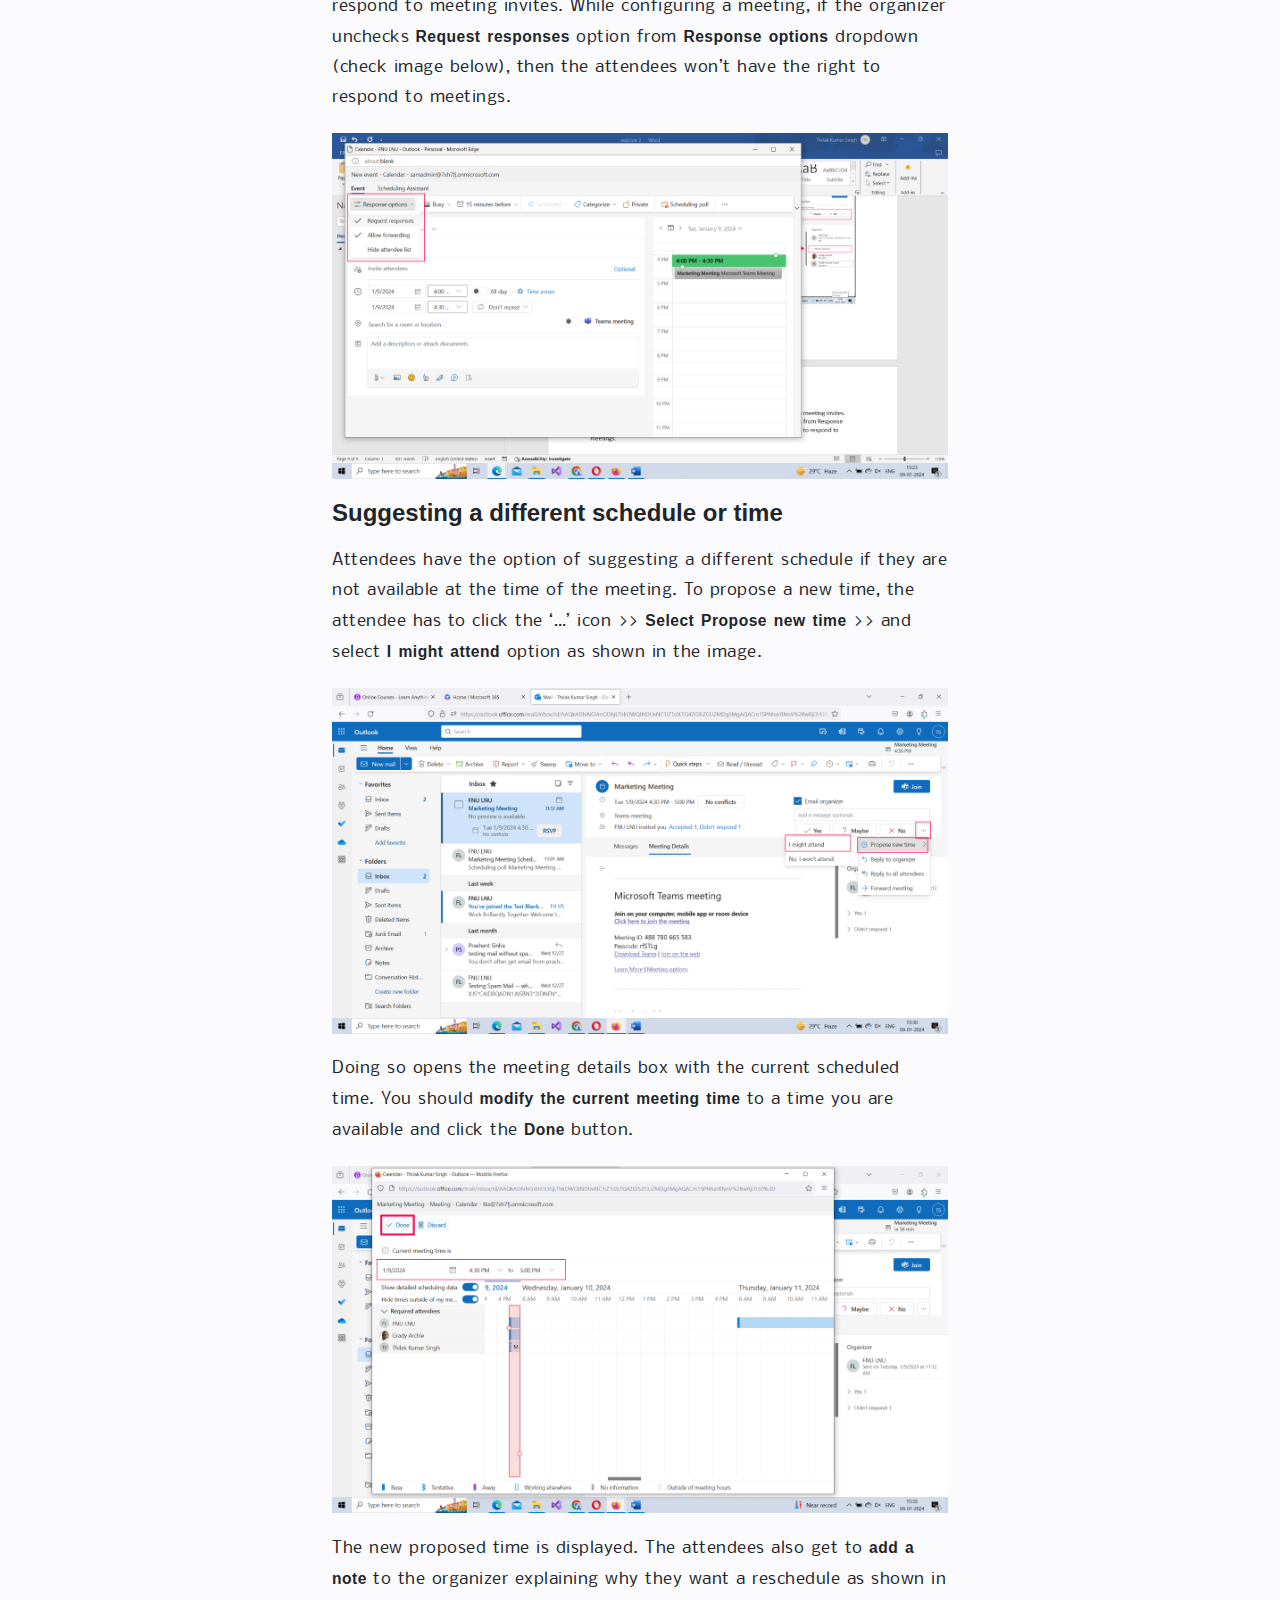
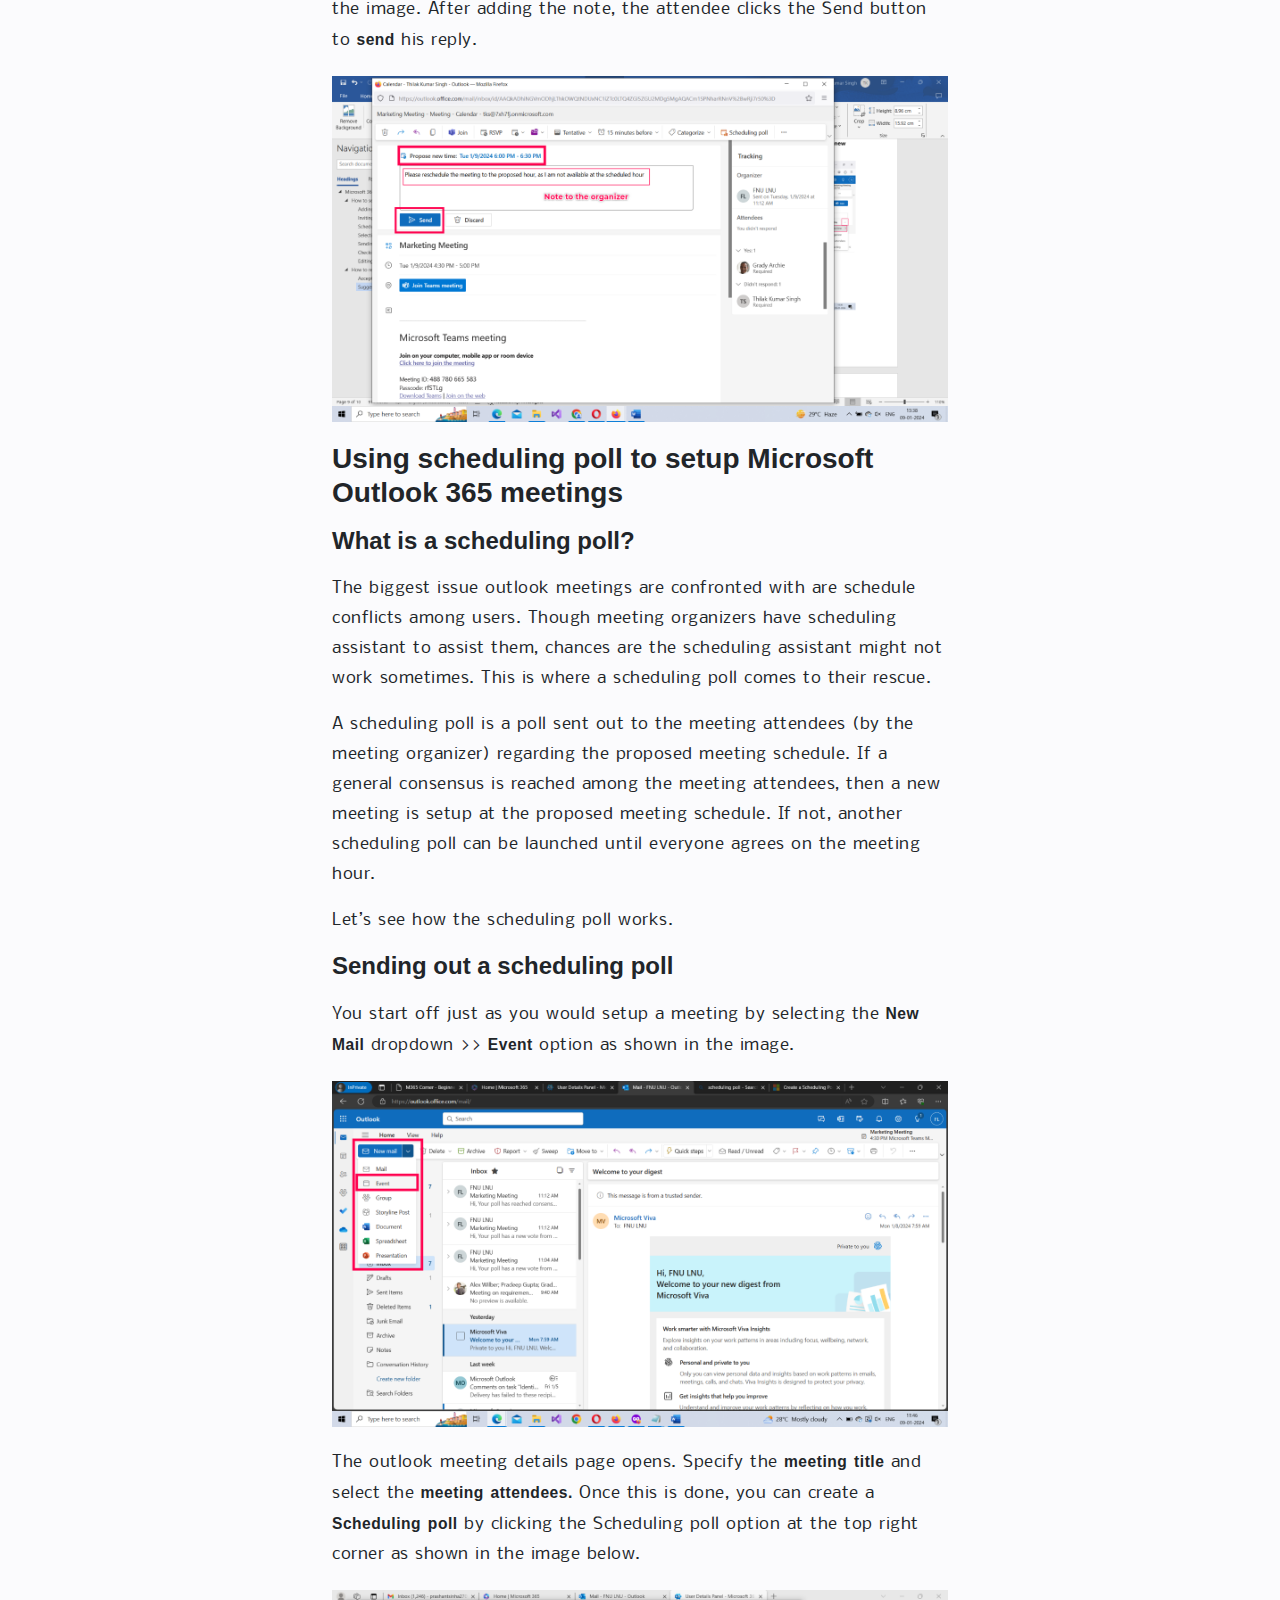
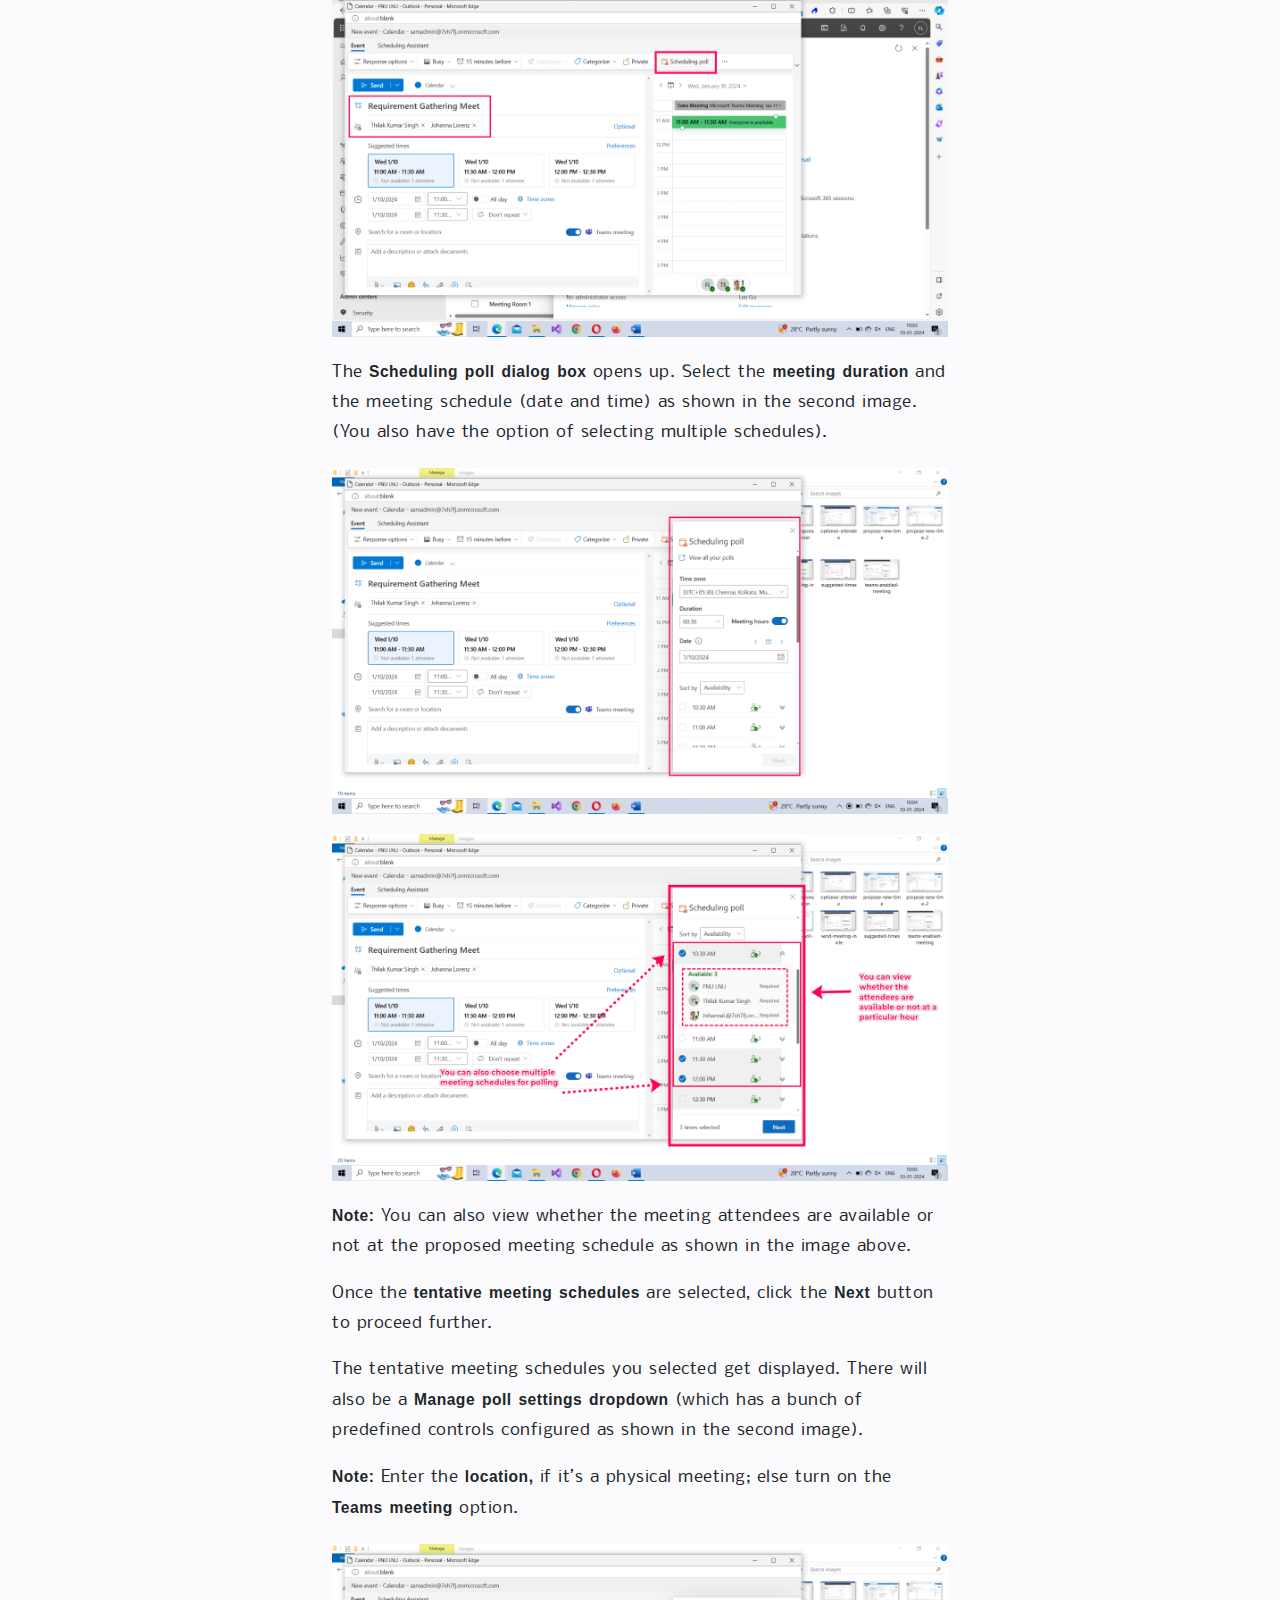
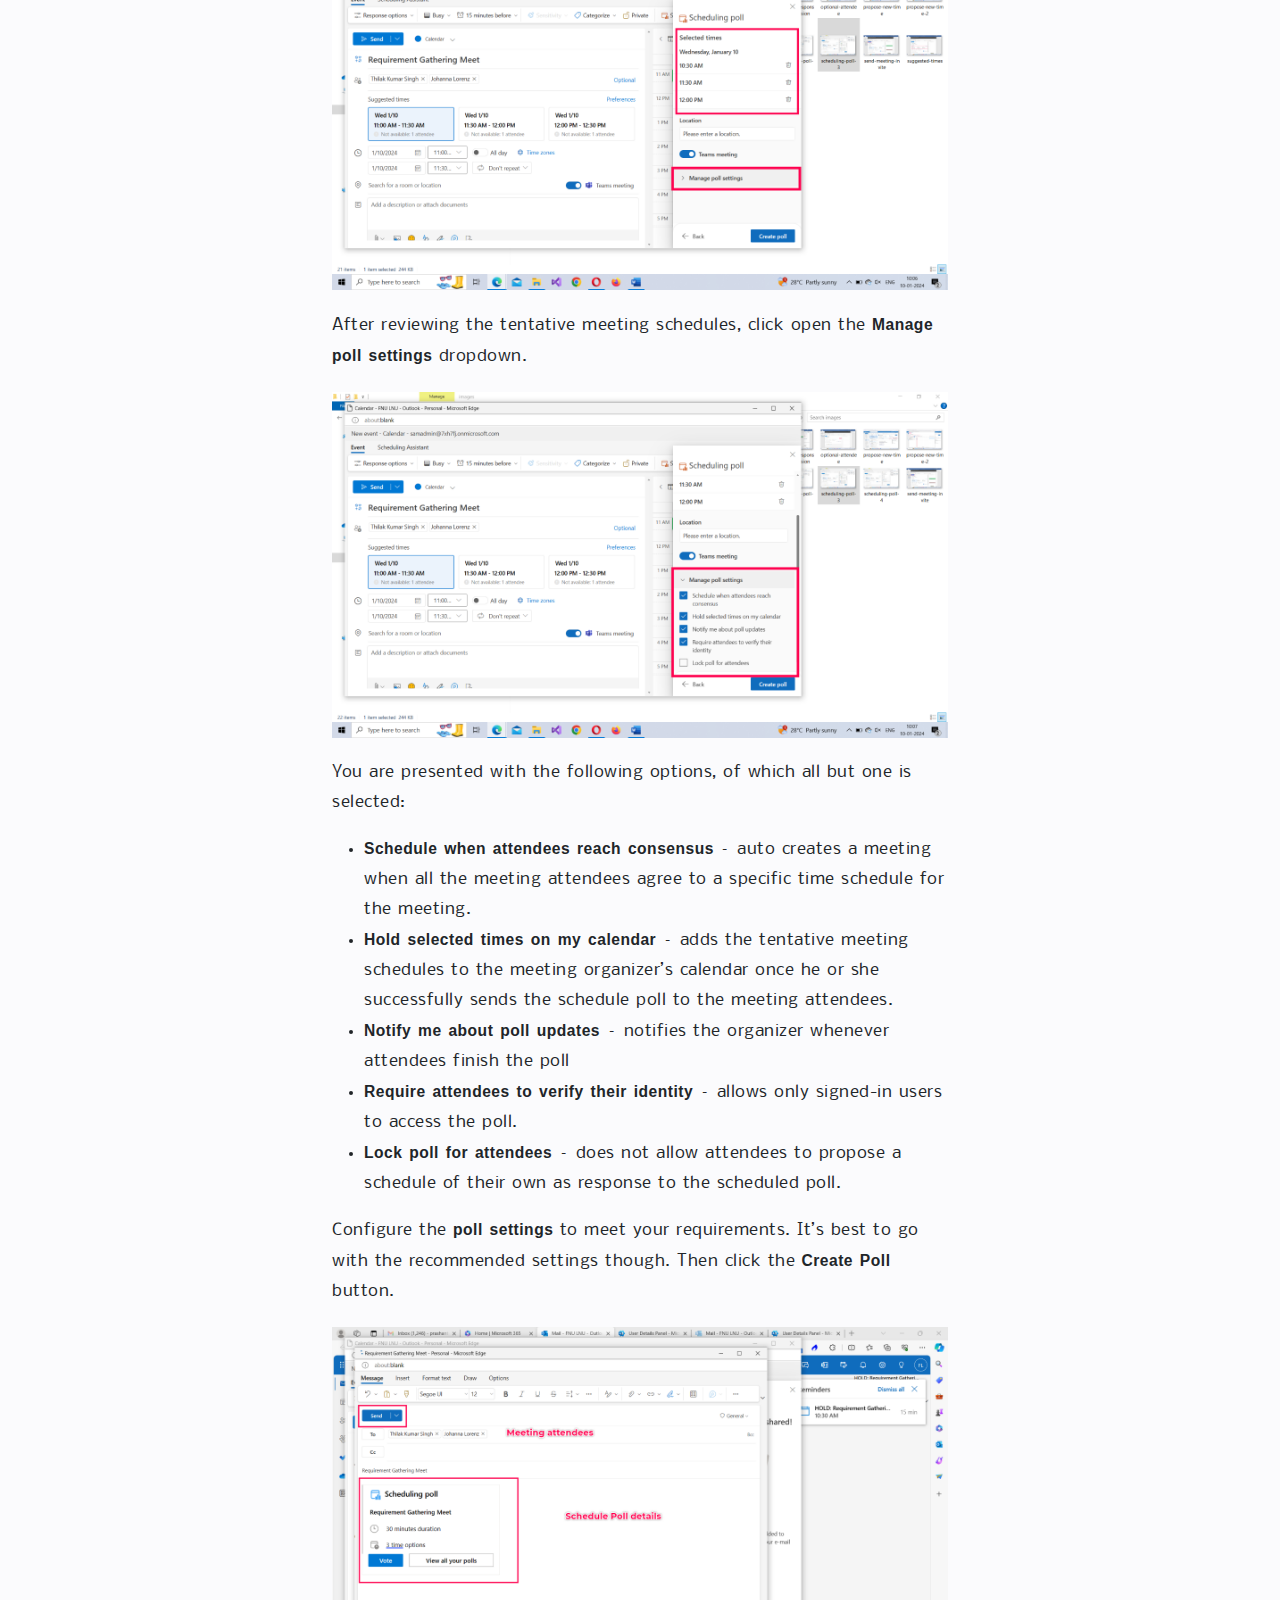
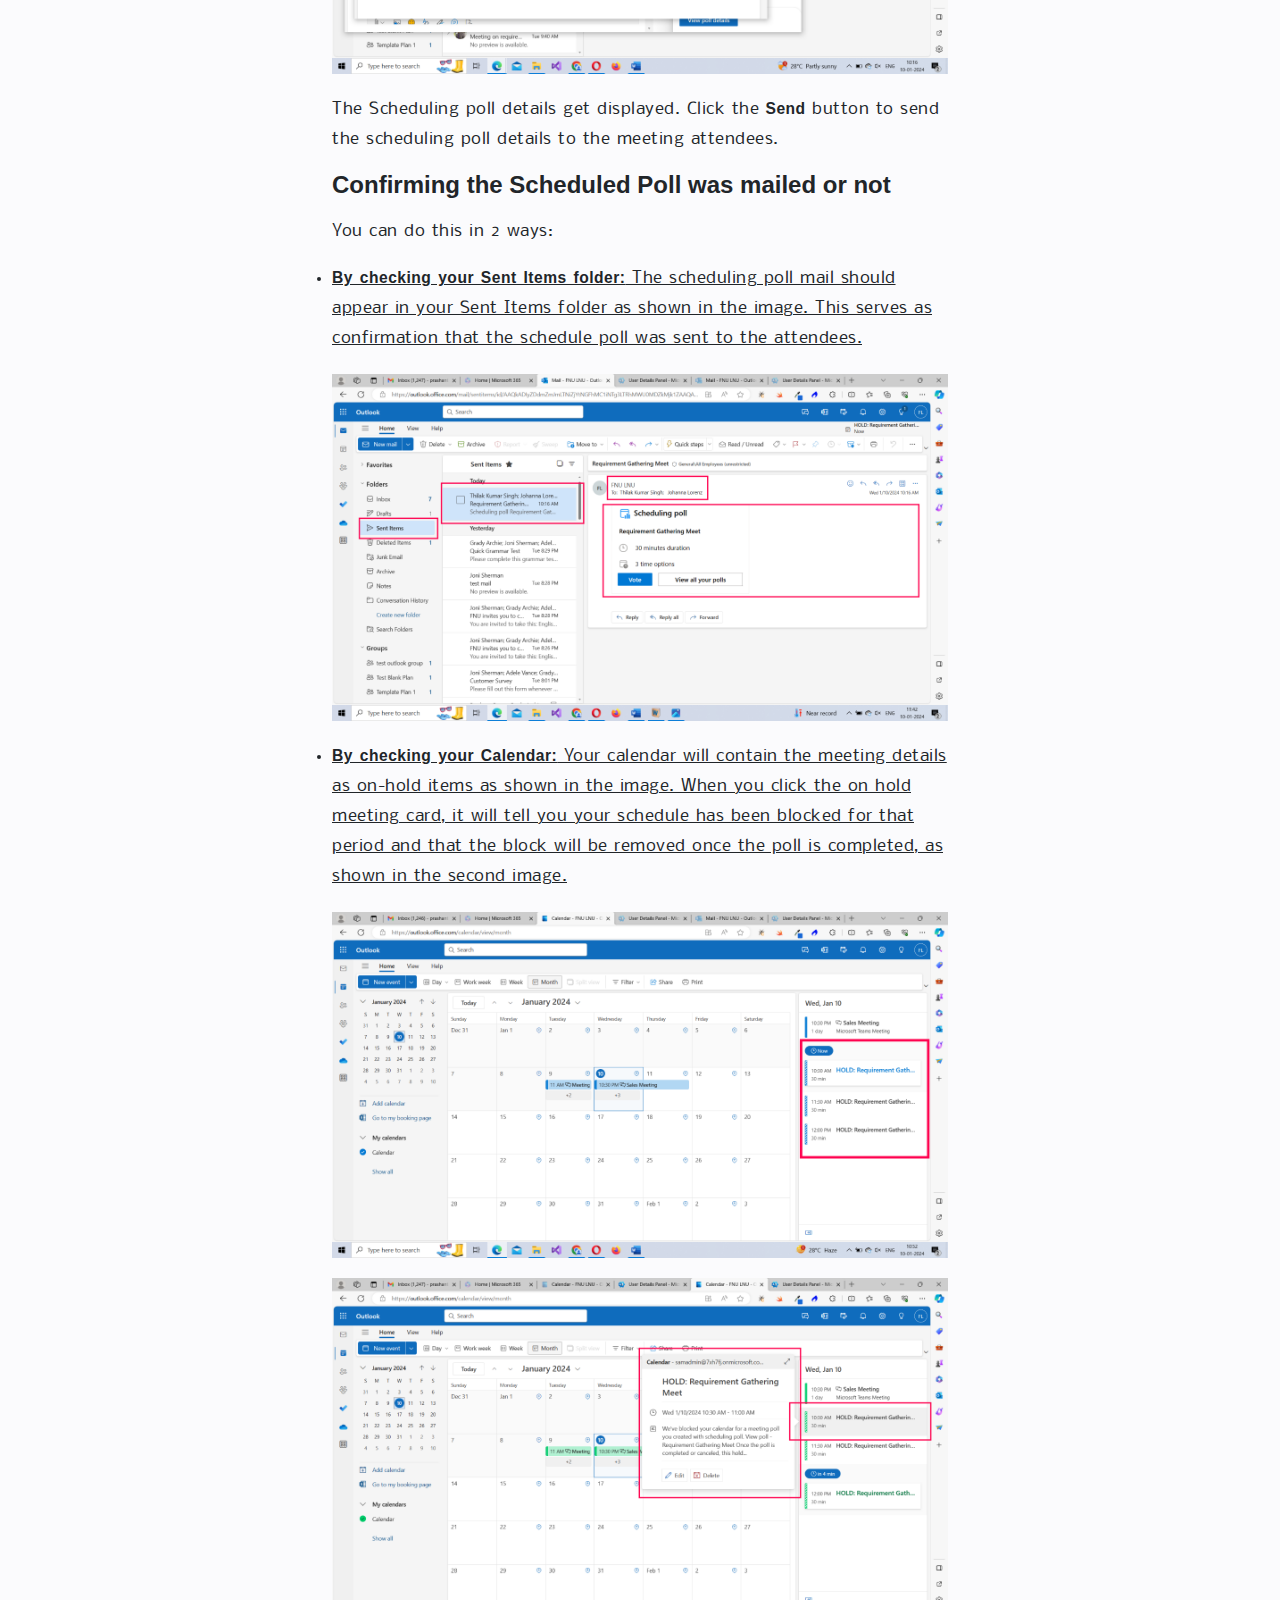
<file: m365-for-beginners/microsoft-365-outlook-basics-III.html>
﻿<!DOCTYPE html>
<html lang="en">
<head>
    <meta charset="UTF-8">
    <meta name="viewport" content="width=device-width, initial-scale=1.0">
    <title>M365Corner - Offers M365 Admin & User Tutorials</title>

    <link rel='stylesheet' type='text/css' media='screen' href='../style.css'>
    
    <meta content="Microsoft 365 Tutorials, Office 365 Tutorials, Microsoft 365, Office 365, M365" name="keywords ">
    <meta content="M365Corner contains M365 tutorials for basic users, administrators & developers. GIF based how to articles offering step-by-step guidance are also available." name="description">

    <!-- bootstrap links -->
    <link rel="stylesheet" href="https://cdn.jsdelivr.net/npm/bootstrap-icons@1.10.5/font/bootstrap-icons.css">
    <link href="https://cdn.jsdelivr.net/npm/bootstrap@5.0.2/dist/css/bootstrap.min.css" rel="stylesheet">
    <!-- font awesome link -->
    <link rel="stylesheet" href="https://cdnjs.cloudflare.com/ajax/libs/font-awesome/6.4.2/css/all.min.css" />
</head>
<body>
    
    <div class="container-fluid banner-section">
        <nav class="container navbar navbar-expand-lg navbar-light  navbar-1">
            <i class="fa-solid fa-bars menu-icon"></i>
            <div class="col-lg-4 logo-mq">
                <a href="/prasana anna/google-site-office/m365-corner-new-version/index.html" class="site-log">
                    <p class="logo-text" style="font-weight: 700;">M365<span  class="logo-text-second">Corner</span></p>
                </a>
            </div>
            <ul class="contact-page">
                <li>
                    <a  href="#">Contact</a>
                </li>
            </ul> 
        </nav>
        <div class="container-fluid main-page">
            <div class="row">
                <div class="col-lg-3 main-contains-box side-slider-box  slider-menu hide-div">
                    <ul class="bg-ulst side-ul">
                        <li><a class="slider-link" href="microsoft-365-beginner-series-sign-up-process.html">Introduction - What is Microsoft 365? What does it offer? How to sign up?</a></li>
                        <li><a class="slider-link" href="Microsoft-365-home-page-Part-I.html">Getting used to Microsoft 365 home page - Part I</a></li>
                        <li><a class="slider-link" href="Microsoft-365-home-page-Part-II.html">Getting used to Microsoft 365 home page - Part II</a></li>
                        <li><a class="slider-link" href="Microsoft-365-admin-center.html">Brief look at the Microsoft 365 admin center</a></li>
                        <li><a class="slider-link" href="Microsoft-365-email-(outlook)-essentials-Part-I.html">Learning Microsoft 365 Outlook Basics I</a></li>
                        <li><a class="slider-link" href="microsoft-365-outlook-basics-II.html">Learning Microsoft 365 Outlook Basics II</a></li>
                        <li><a class="slider-link" href="microsoft-365-outlook-basics-III.html">Learning Microsoft 365 Outlook Basics III</a></li>
                        <li><a class="slider-link" href="microsoft-365-outlook-basics-IV.html">Learning Microsoft 365 Outlook Basics IV</a></li>
                        <li><a class="slider-link" href="introducing-microsoft-teams.html">Introducing Microsoft Teams</a></li>
                    </ul>
                </div>
                <div class="col-lg-6 main-contains-box center-details">
                    <div class="next-ntn">
                        <div class="two-btns">
                            <div><a href="microsoft-365-outlook-basics-II.html" class="btn-1"><i class="fa-solid fa-chevron-left"></i>Previous</a></div>
                            <div><a href="microsoft-365-outlook-basics-IV.html" class="btn-2">Next<i class="fa-solid fa-chevron-right"></i></a></div>
                        </div>
                    </div>
                    <h1 class="bg-h1st">Microsoft 365 Outlook Basics III</h1>
                    <p class="bg-pst">Now that you know how to send mails using Microsoft Outlook 365, in this article let’s understand how you can setup or configure Microsoft 365 Outlook meetings. This topic was briefly explained while discussing <a href="reply all by meeting to mail">reply all by meeting to mail</a> option in the Microsoft 365 Outlook Basics I article. Here, let’s dive deep into the Microsoft Outlook 365 meetings and understand them better.</p>
                    

                    <h2>How to setup Microsoft Outlook 365 meetings?</h2>
                    <p>After you successfully login to your Microsoft 365 tenant using your login credentials, access the <b>Microsoft Outlook</b> app from the <b>App Launcher</b> as shown in the image</p>
                    <div class="img-section">
                        <img src="img/access-outlook-1.png" class="img-fluid" alt="">
                    </div>
                    <p>Once you are within the <b>Outlook</b> app, select the <b>Event</b> option from the <b>New mail</b> dropdown.</p>
                    <div class="img-section">
                        <img src="img/select-event.png" class="img-fluid" alt="">
                    </div>

                    <h3 class="bg-h3st">Adding a name for the meeting</h3>
                    <p>Click the <b>Add a title</b> option to enter a name for the meeting.</p>
                    
                    <h3 class="bg-h3st">Inviting attendees</h3>
                    <p>Meeting attendees are of 2 types: required attendees and optional attendees. To add an attendee, click the <b>Invite attendees</b> box and select the users you wish to add to the meeting. To mark an attendee as optional, click the <b>Optional</b> link and enter the attendee email address in the respective box.</p>
                    <div class="img-section">
                        <img src="img/inviting-attendees.png" class="img-fluid" alt="">
                    </div>
                    <div class="img-section">
                        <img src="img/inviting-attendees-2.png" class="img-fluid" alt="">
                    </div>

                    <h3 class="bg-h3st">Scheduling the meeting’s date and time</h3>
                    <p>You’ll notice that once you select the meeting attendees, <b>suggested times</b> (which is generated by comparing the user calendars) get listed. You can either choose one of them or select the date and time on your own.</p>
                    <div class="img-section">
                        <img src="img/schedule-date.png" class="img-fluid" alt="">
                    </div>
                    <span class="headspan">Note:</span>
                    <ul>
                        <li class="link-li">
                            Selecting a custom schedule can be difficult because you’ll have to check the other attendee calendars for any conflicts. This is where the <b>Scheduling Assistant</b> comes in handy. It displays the calendars of all the attendees side by side, so that you can select a schedule when everyone is available.
                        </li>
                        <div class="img-section">
                            <img src="img/scheduling-asst.png" class="img-fluid" alt="">
                        </div>

                        <li class="link-li">
                            You can also set up a recurring meeting (Weekly, Monthly etc.,) by clicking the <b>Don’t repeat dropdown</b> and selecting the appropriate option
                        </li>
                        <div class="img-section">
                            <img src="img/do-not-repeat.png" class="img-fluid" alt="">
                        </div>
                    </ul>


                    <h3 class="bg-h3st">Selecting a meeting location or opting for teams enabled meeting</h3>
                    <p>You can either go for a physical meeting (in which case you should select the meeting’s location) or meeting via Microsoft Teams. For a physical meeting, you should <b>enter the meeting location.</b> For a Microsoft Team’s based meeting, you should <b>turn on the Teams meeting option</b></p>
                    <div class="img-section">
                        <img src="img/schedule-location.png" class="img-fluid" alt="">
                    </div>

                    <h3 class="bg-h3st">Sending the meeting invite</h3>
                    <p>Once you are sure you have got the meeting details right, click the <b>Send</b> button at the top to send the meeting invite to the attendees. (If you don’t want to send the meeting invite immediately, you can save the <b>invite as draft</b> [so that it can be sent later] by clicking the Send dropdown and selecting the <b>Save as draft</b> option).</p>
                    <div class="img-section">
                        <img src="img/sending-meeting-invite-1.png" class="img-fluid" alt="">
                    </div>
                    <div class="img-section">
                        <img src="img/sending-meeting-invite-2.png" class="img-fluid" alt="">
                    </div>


                    <h3 class="bg-h3st">Checking whether the meeting was setup or not</h3>
                    <p>Once the meeting is setup, it should appear in your <b>Calendar.</b> So go check your calendar by selecting the <b>Calendar tab.</b> The meeting you just setup appear in your Calendar as shown in the image.</p>
                    <div class="img-section">
                        <img src="img/confirm-meeting-1.png" class="img-fluid" alt="">
                    </div>
                    <p>Click the <b>meeting card</b> to get more info about the meeting. Use the <b>Expand icon</b> to get a more detailed view of the meeting as shown in the image.</p>
                    <div class="img-section">
                        <img src="img/confirm-meeting-2.png" class="img-fluid" alt="">
                    </div>


                    <h3 class="bg-h3st">Editing the meeting details</h3>
                    <p>If you want to edit the meeting details – say, add more members or change the scheduled meeting date/time – you can do so by <b>selecting the meeting</b> card from the calendar and clicking the <b>Edit</b> button as shown in the image.</p>
                    <div class="img-section">
                        <img src="img/edit-meeting.png" class="img-fluid" alt="">
                    </div>
                    <p><b>Note:</b>If you reschedule a meeting – while editing the meeting details – a new meeting invite gets sent to all the attendees.</p>

                    <h2 class="bg-h2st">How to respond to Microsoft Outlook 365 meetings?</h2>
                    <p>Apart from the link to join the meeting – if it’s a Teams enabled meeting – the attendees can also respond to the meeting with a ‘Yes’, ‘Maybe’ or ‘No</p>

                    <h3 class="bg-h3st">Accepting the meeting response</h3>
                    <p>To respond to a meeting invite, the attendee should click the meeting invite. The meeting invite opens as shown in the image. The responses available to the attendee appear in the top right corner as shown in the image. Click <b>‘Yes’</b> to accept the meeting invite.</p>
                    <div class="img-section">
                        <img src="img/accept-meeting-response.png" class="img-fluid" alt="">
                    </div>
                    <p><b>Note:</b> Meeting organizers decide whether attendees have the right to respond to meeting invites. While configuring a meeting, if the organizer unchecks <b>Request responses</b> option from <b>Response options</b> dropdown (check image below), then the attendees won’t have the right to respond to meetings.</p>
                    <div class="img-section">
                        <img src="img/request-response.png" class="img-fluid" alt="">
                    </div>


                    <h3 class="bg-h3st">Suggesting a different schedule or time</h3>
                    <p>Attendees have the option of suggesting a different schedule if they are not available at the time of the meeting. To propose a new time, the attendee has to click the ‘…’ icon >><b> Select Propose new time</b> >> and select<b> I might attend</b> option as shown in the image.</p>
                    <div class="img-section">
                        <img src="img/suggest-schedule.png" class="img-fluid" alt="">
                    </div>
                    <p>Doing so opens the meeting details box with the current scheduled time. You should <b>modify the current meeting time</b> to a time you are available and click the <b>Done</b> button.</p>
                    <div class="img-section">
                        <img src="img/meeting-details-box.png" class="img-fluid" alt="">
                    </div>
                    <p>The new proposed time is displayed. The attendees also get to <b>add a note</b> to the organizer explaining why they want a reschedule as shown in the image. After adding the note, the attendee clicks the Send button to <b>send</b> his reply.</p>
                    <div class="img-section">
                        <img src="img/meeting-details-box-2.png" class="img-fluid" alt="">
                    </div>


                    <h2 class="bg-h2st">Using scheduling poll to setup Microsoft Outlook 365 meetings</h2>
                    <h3 class="bg-h3st">What is a scheduling poll?</h3>
                    <p>The biggest issue outlook meetings are confronted with are schedule conflicts among users. Though meeting organizers have scheduling assistant to assist them, chances are the scheduling assistant might not work sometimes. This is where a scheduling poll comes to their rescue.</p>
                    <p>A scheduling poll is a poll sent out to the meeting attendees (by the meeting organizer) regarding the proposed meeting schedule. If a general consensus is reached among the meeting attendees, then a new meeting is setup at the proposed meeting schedule. If not, another scheduling poll can be launched until everyone agrees on the meeting hour.</p>
                    <p>Let’s see how the scheduling poll works.</p>    

                    <h3 class="bg-h3st">Sending out a scheduling poll</h3>
                    <p>You start off just as you would setup a meeting by selecting the <b>New Mail</b> dropdown >> <b>Event</b> option as shown in the image.</p>
                    <div class="img-section">
                        <img src="img/select-event (1).png" class="img-fluid" alt="">
                    </div>
                    <p>The outlook meeting details page opens. Specify the <b>meeting title</b> and select the <b>meeting attendees.</b> Once this is done, you can create a <b>Scheduling poll</b> by clicking the Scheduling poll option at the top right corner as shown in the image below.</p>
                    <div class="img-section">
                        <img src="img/schedule-poll-1.png" class="img-fluid" alt="">
                    </div>
                    <p>The <b>Scheduling poll dialog box</b> opens up. Select the <b>meeting duration</b> and the meeting schedule (date and time) as shown in the second image. (You also have the option of selecting multiple schedules).</p>
                    <div class="img-section">
                        <img src="img/schedule-poll-2.png" class="img-fluid" alt="">
                    </div>
                    <div class="img-section">
                        <img src="img/schedule-poll-3.png" class="img-fluid" alt="">
                    </div>
                    <p><b>Note:</b> You can also view whether the meeting attendees are available or not at the proposed meeting schedule as shown in the image above.</p>
                    <p>Once the <b>tentative meeting schedules</b> are selected, click the <b>Next</b> button to proceed further.</p>
                    <p>The tentative meeting schedules you selected get displayed. There will also be a <b>Manage poll settings dropdown</b> (which has a bunch of predefined controls configured as shown in the second image).</p>
                    <p><b>Note:</b> Enter the <b>location,</b> if it’s a physical meeting; else turn on the <b>Teams meeting</b> option.</p>
                    <div class="img-section">
                        <img src="img/schedule-poll-4.png" class="img-fluid" alt="">
                    </div>
                    <p>After reviewing the tentative meeting schedules, click open the <b>Manage poll settings</b> dropdown.</p>
                    <div class="img-section">
                        <img src="img/schedule-poll-5.png" class="img-fluid" alt="">
                    </div>
                    <p>You are presented with the following options, of which all but one is selected:</p>
                    <ul>
                        <li class="link-li">
                            <b>Schedule when attendees reach consensus</b> – auto creates a meeting when all the meeting attendees agree to a specific time schedule for the meeting.
                        </li>
                        <li class="link-li">
                            <b>Hold selected times on my calendar</b> – adds the tentative meeting schedules to the meeting organizer’s calendar once he or she successfully sends the schedule poll to the meeting attendees.
                        </li>
                        <li class="link-li">
                            <b>Notify me about poll updates</b> – notifies the organizer whenever attendees finish the poll
                        </li>
                        <li class="link-li">
                            <b>Require attendees to verify their identity</b> – allows only signed-in users to access the poll.
                        </li>
                        <li class="link-li">
                            <b>Lock poll for attendees</b> – does not allow attendees to propose a schedule of their own as response to the scheduled poll.
                        </li>
                    </ul>
                    <p>Configure the <b>poll settings</b> to meet your requirements. It’s best to go with the recommended settings though. Then click the <b>Create Poll</b> button.</p>
                    <div class="img-section">
                        <img src="img/schedule-poll-6.png" class="img-fluid" alt="">
                    </div>
                    <p>The Scheduling poll details get displayed. Click the <b>Send</b> button to send the scheduling poll details to the meeting attendees.</p>


                    <h3 class="bg-h3st">Confirming the Scheduled Poll was mailed or not</h3>
                    <p>You can do this in 2 ways:</p>
                    <u>
                        <li class="link-li">
                            <b>By checking your Sent Items folder:</b> The scheduling poll mail should appear in your Sent Items folder as shown in the image. This serves as confirmation that the schedule poll was sent to the attendees.
                            <div class="img-section">
                                <img src="img/confirm-schedule-1.png" class="img-fluid" alt="">
                            </div>
                        </li>
                        <li class="link-li">
                            <b>By checking your Calendar:</b> Your calendar will contain the meeting details as on-hold items as shown in the image. When you click the on hold meeting card, it will tell you your schedule has been blocked for that period and that the block will be removed once the poll is completed, as shown in the second image.
                            <div class="img-section">
                                <img src="img/confirm-schedule-2.png" class="img-fluid" alt="">
                            </div>
                            <div class="img-section">
                                <img src="img/confirm-schedule-3.png" class="img-fluid" alt="">
                            </div>
                        </li>
                    </u>

                    <h3 class="bg-h3st">Responding to a scheduling poll</h3>
                    <p>The meeting attendees receive the scheduling poll mail as shown in the image. When they click the <b>Vote</b> button, they get led to the <b>Scheduling poll</b> as shown in the second image. The attendees can select <b>multiple schedules.</b> Just as they can say ‘yes’, they can also say ‘No’ to multiple schedules as shown in the third image.</p>
                    <div class="img-section">
                        <img src="img/responding-to-schedule-1.png" class="img-fluid" alt="">
                    </div>
                    <div class="img-section">
                        <img src="img/responding-to-schedule-2.png" class="img-fluid" alt="">
                    </div>
                    <div class="img-section">
                        <img src="img/responding-to-schedule-3.png" class="img-fluid" alt="">
                    </div>
                    <p>Once the <b>preferred time schedules</b> have been selected, the attendees should click the <b>Vote</b> button. The <b>meeting organizer receives the submitted details</b> as shown in the image below.</p>
                    <div class="img-section">
                        <img src="img/responding-to-schedule-4.png" class="img-fluid" alt="">
                    </div>
                    <p>The meeting organizer can get a more detailed view of the Scheduled poll by clicking the View Poll button available in the poll update mail.</p>
                    <p>When all the attendees <b>unanimously select a preferred time schedule,</b> the tentative outlook meeting turns into a <b>confirmed outlook meeting</b> and becomes available in the meeting organizer/attendee calendars.</p>

                </div>    
                <div class="col-lg-3 main-contains-box">

                </div>
            </div>
            <div class="menu">
                <ul class="bg-ulst side-ul">
                    <li><a class="slider-link" href="What are the basics of Microsoft 365.html">Introduction - What is Microsoft 365? What does it offer? How to sign up?</a></li>
                    <li><a class="slider-link" href="Microsoft-365-home-page-Part-I.html">Getting used to Microsoft 365 home page - Part I</a></li>
                    <li><a class="slider-link" href="">Getting used to Microsoft 365 home page - Part II</a></li>
                    <li><a class="slider-link" href="">Brief look at the Microsoft 365 admin center</a></li>
                    <li><a class="slider-link" href="">Learning Microsoft 365 Outlook Basics I</a></li>
                    <li><a class="slider-link" href="">Learning Microsoft 365 Outlook Basics II</a></li>
                    <li><a class="slider-link" href="">Learning Microsoft 365 Outlook Basics III</a></li>
                    <li><a class="slider-link" href="">Learning Microsoft 365 Outlook Basics IV</a></li>
                    <li><a class="slider-link" href="">Introducing Microsoft Teams</a></li>
                </ul>    
                <!-- <div class="close-icon"><span>X</span></div> -->
            </div>
        </div>
        <!-- footer section -->
    <div class="container-fluid footer-section">
        <div class="container">
            <div class="row">
                <div class="col-lg-4 col-sm-12 col-md-6 footer-box">
                    <div class="col-lg-4">
                        <a href="index.html" class="site-log">
                            <p class="logo-text" style="font-weight: 700;">M365<span  class="logo-text-second" style="color: white !important;">Corner</span></p>
                        </a>
                    </div>
                </div>
            </div>
        </div>
    </div>
    </div>
    <script>
        document.querySelector('.menu-icon').addEventListener('click', function () {
            document.querySelector('.menu').classList.add('hide');
            document.querySelector('.menu').classList.toggle('move-menu');
        })  
    </script>
</body>
</html>
</file>
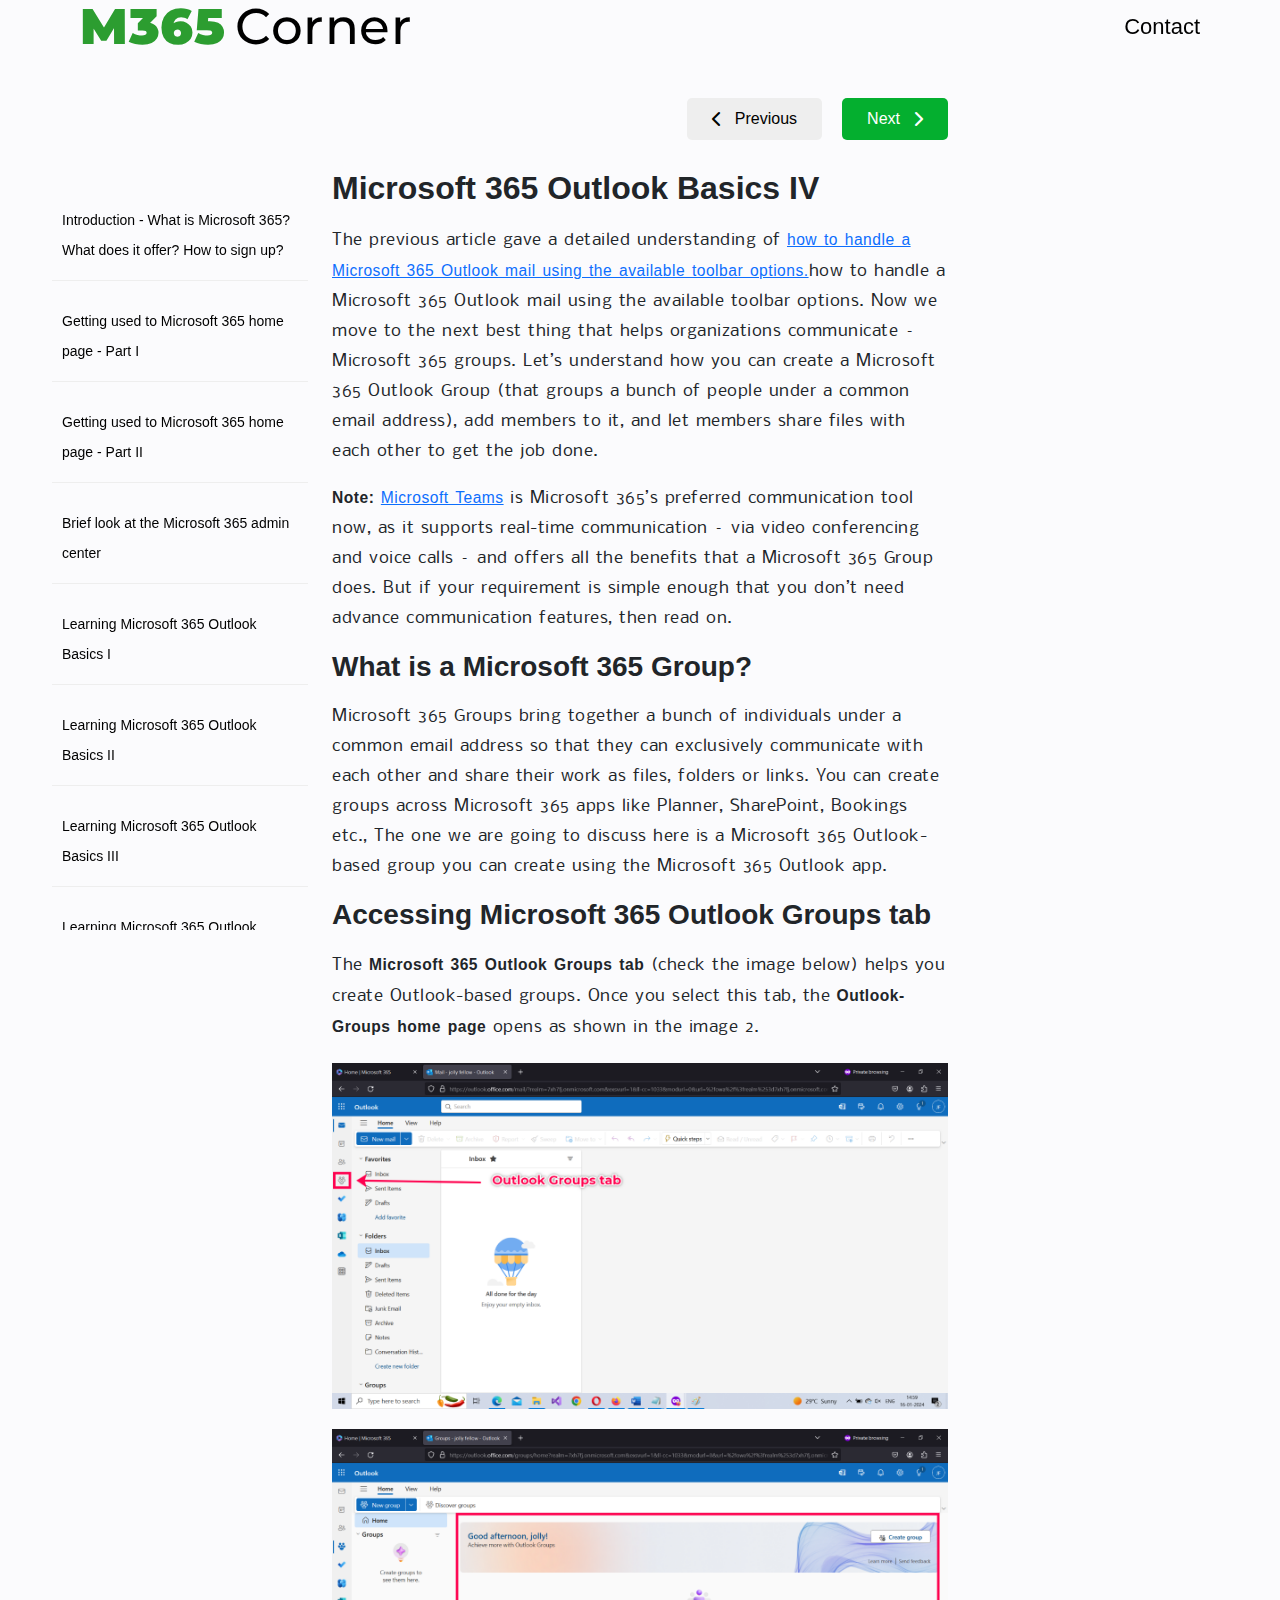
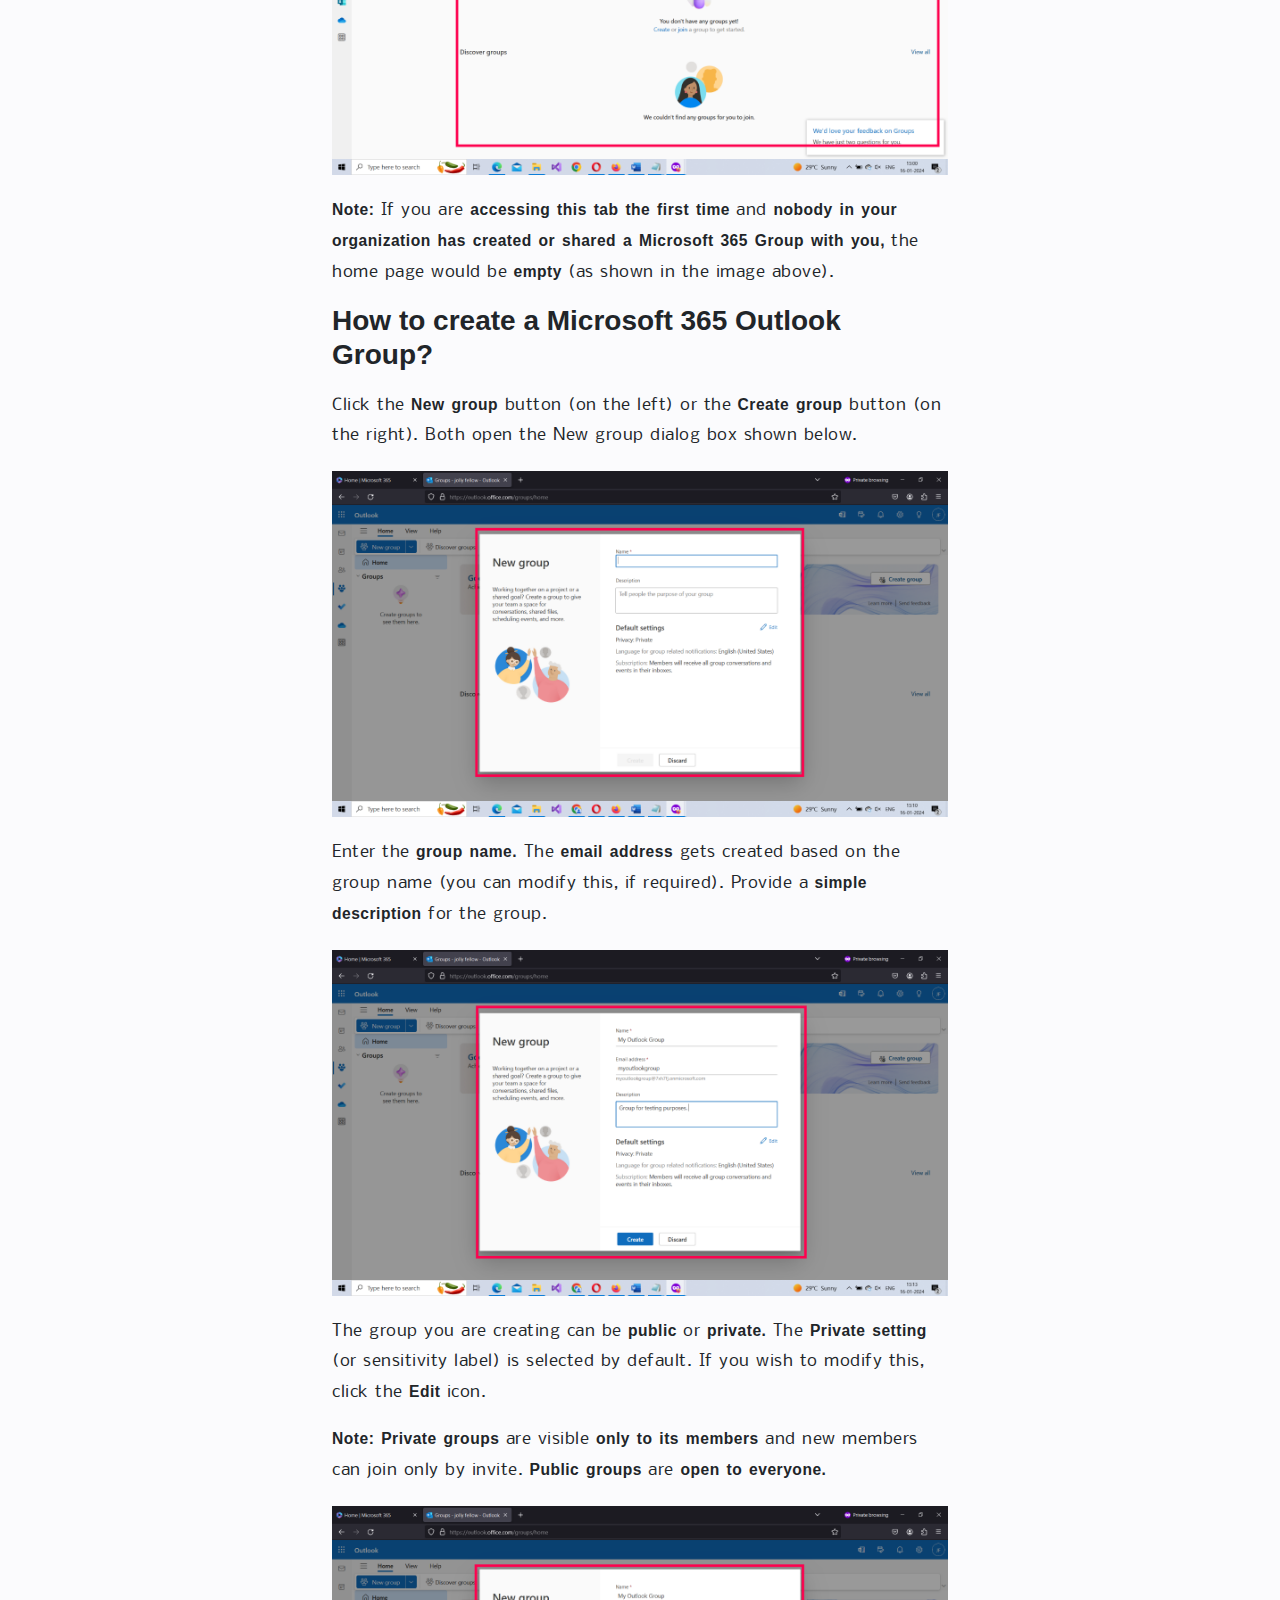
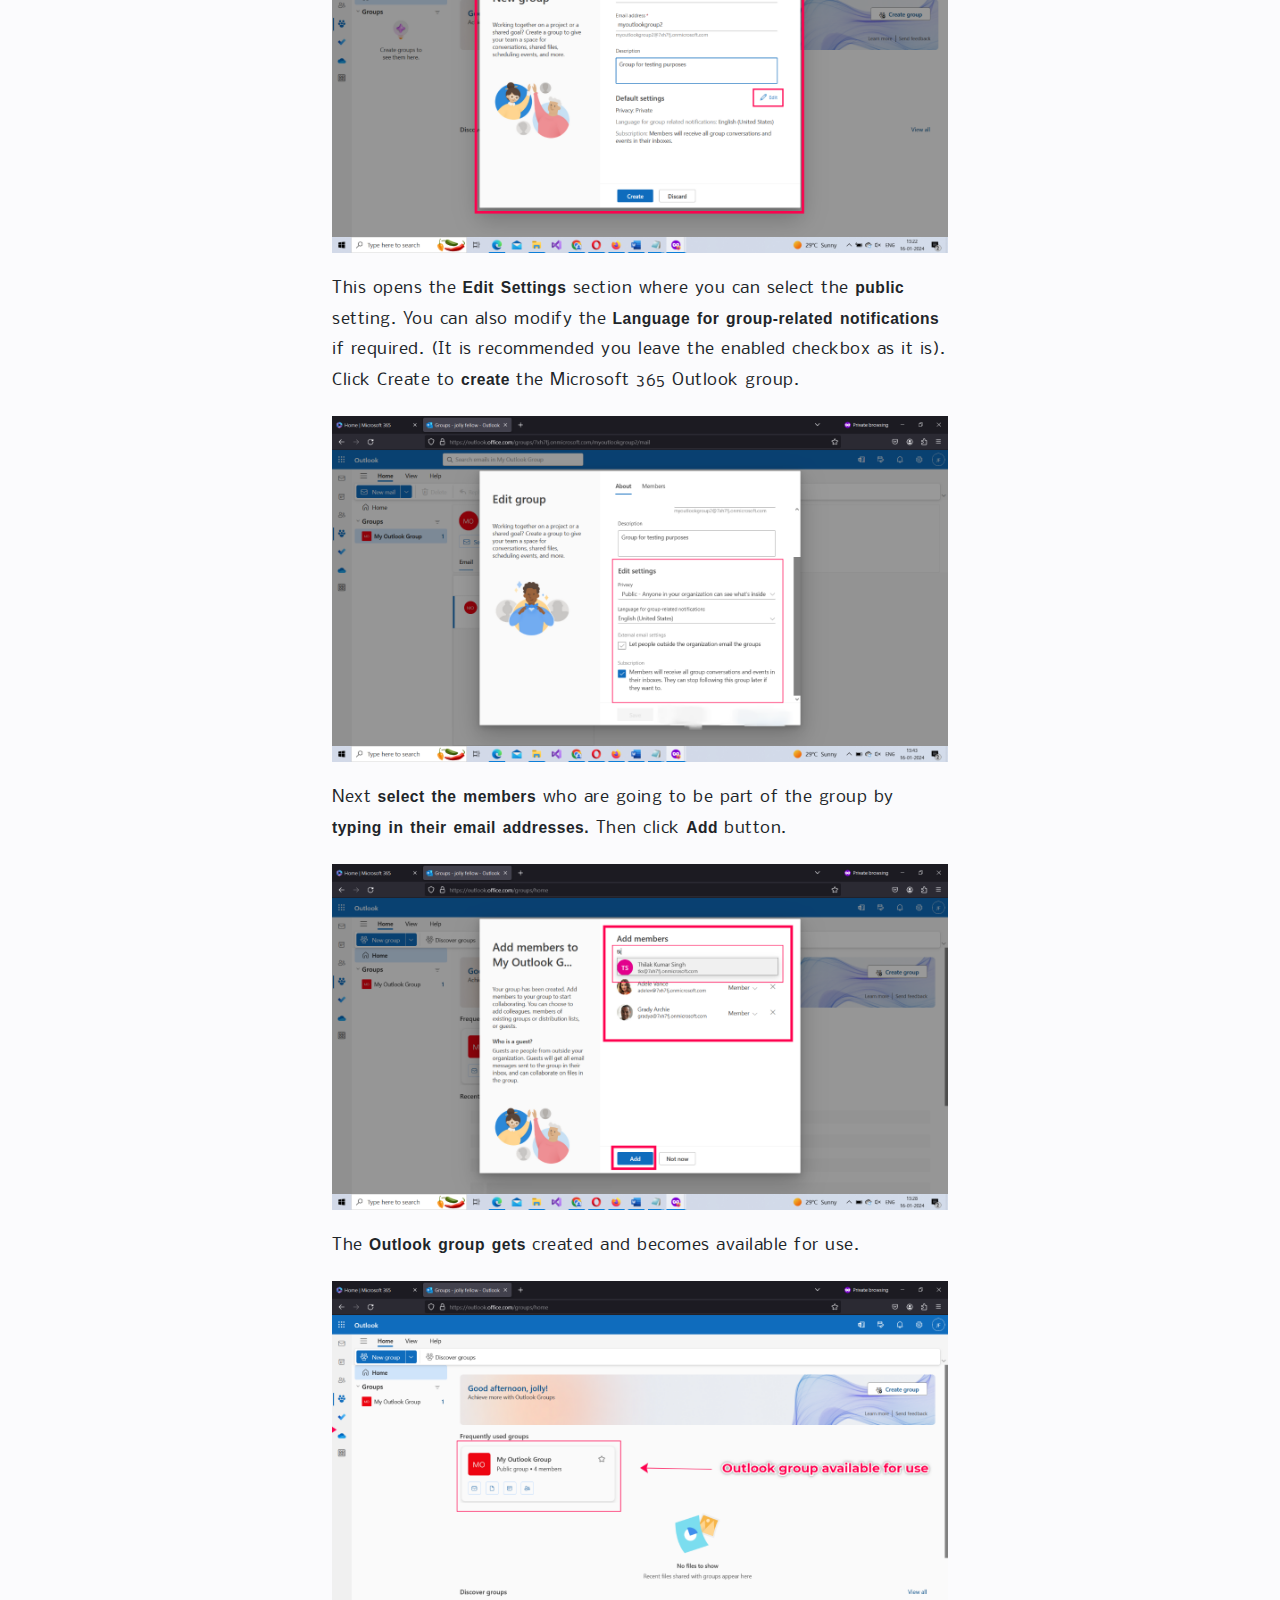
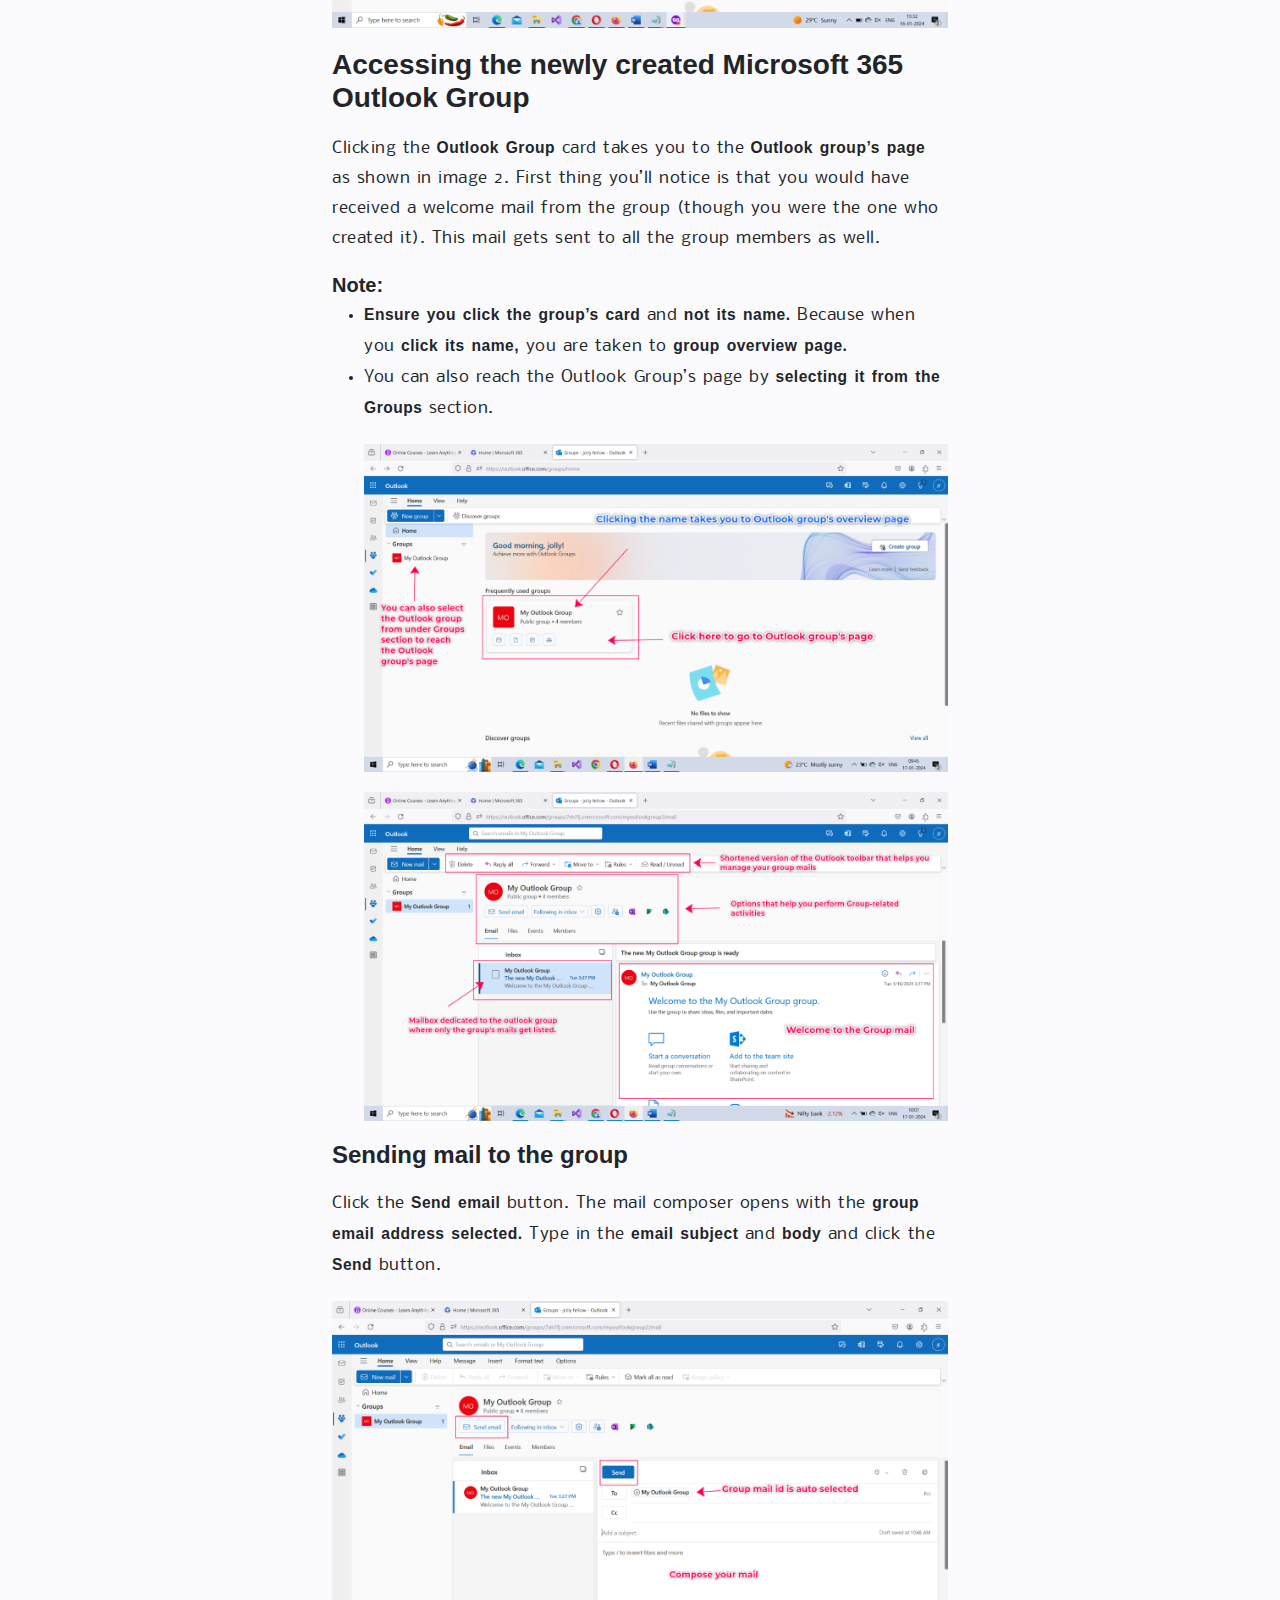
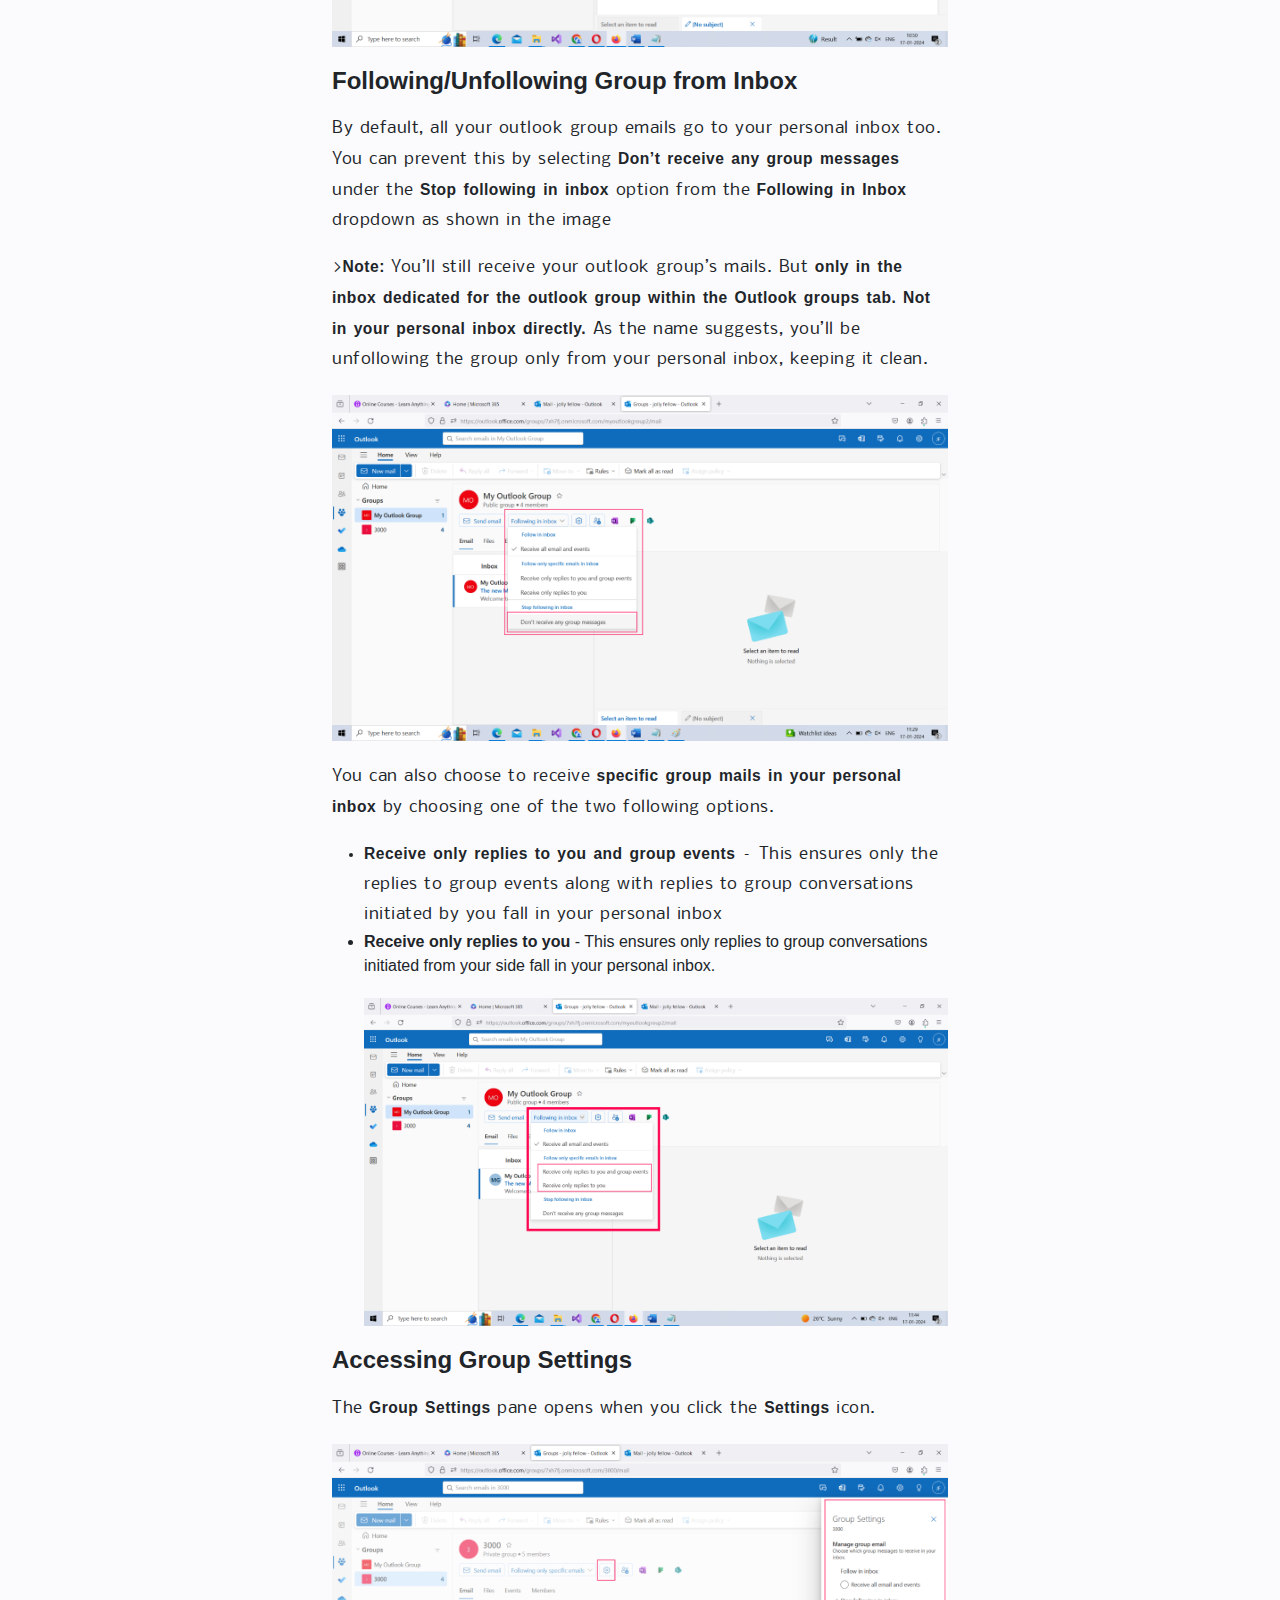
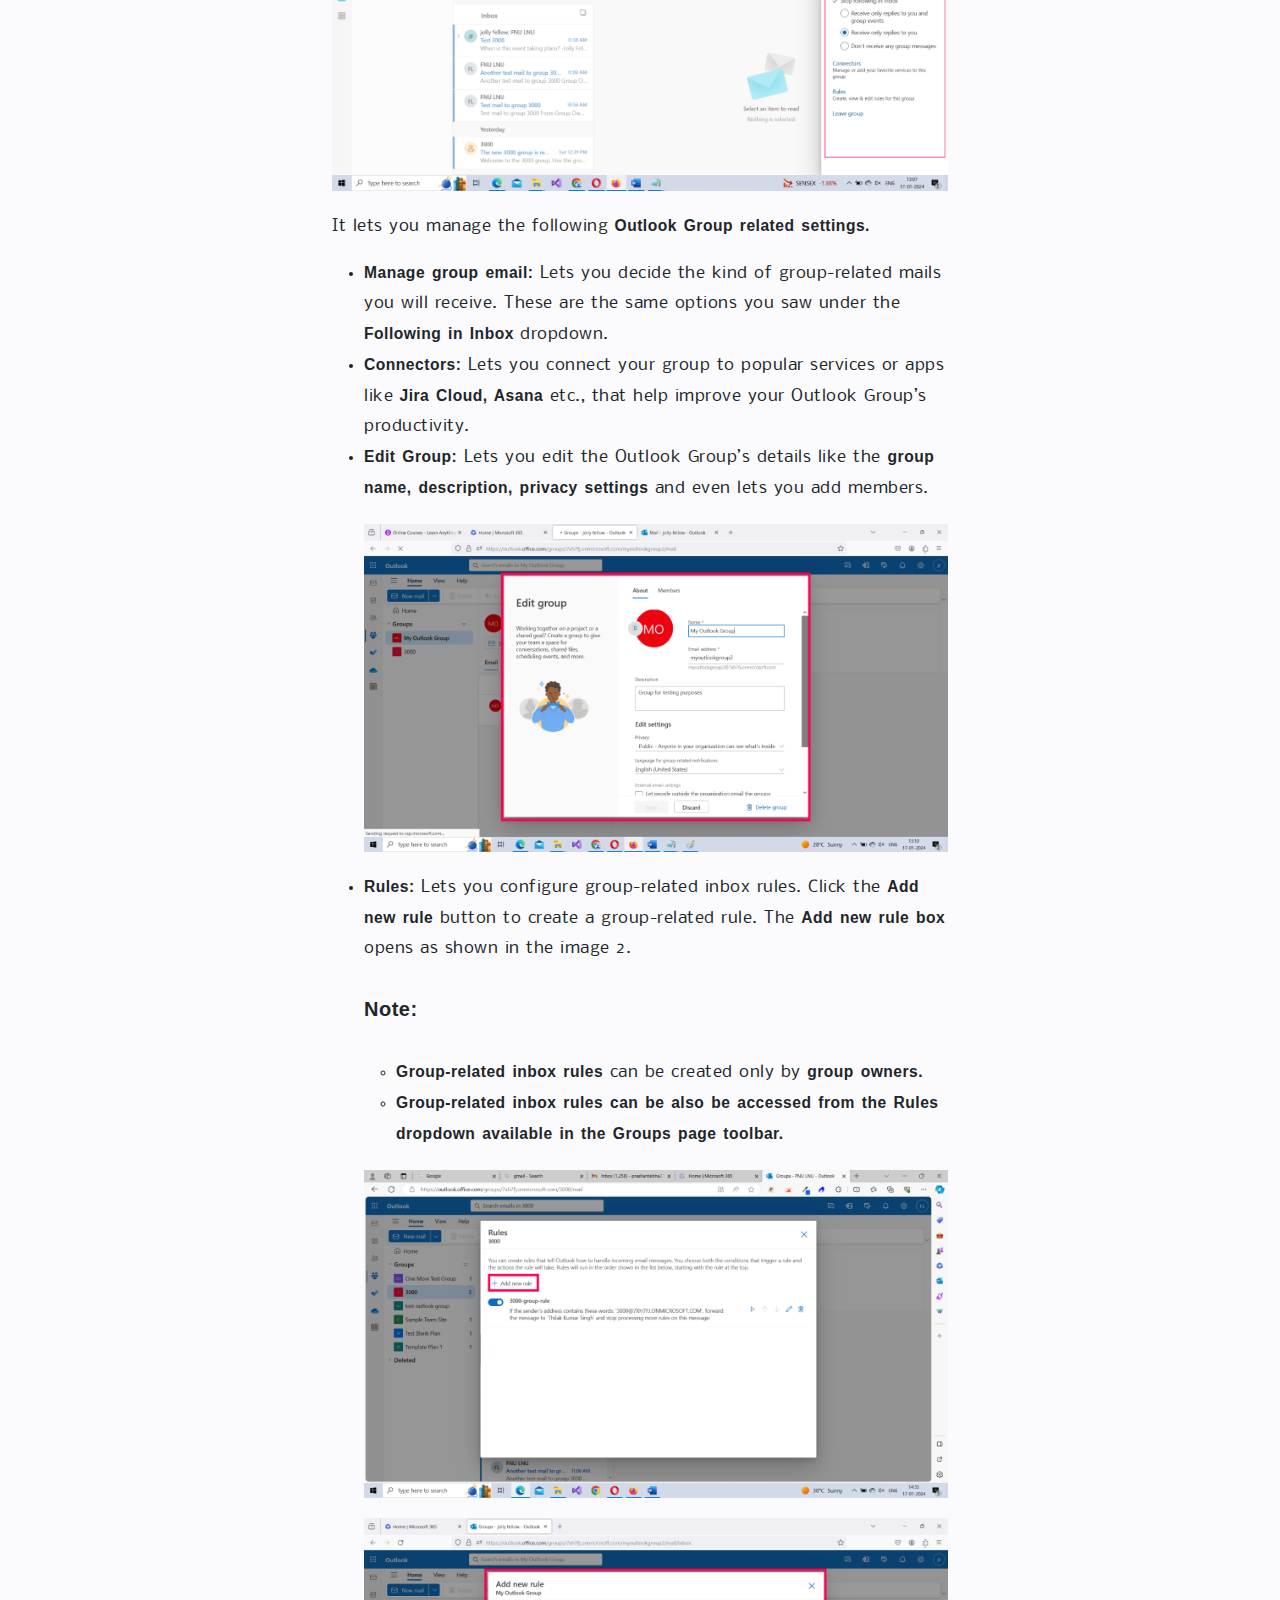
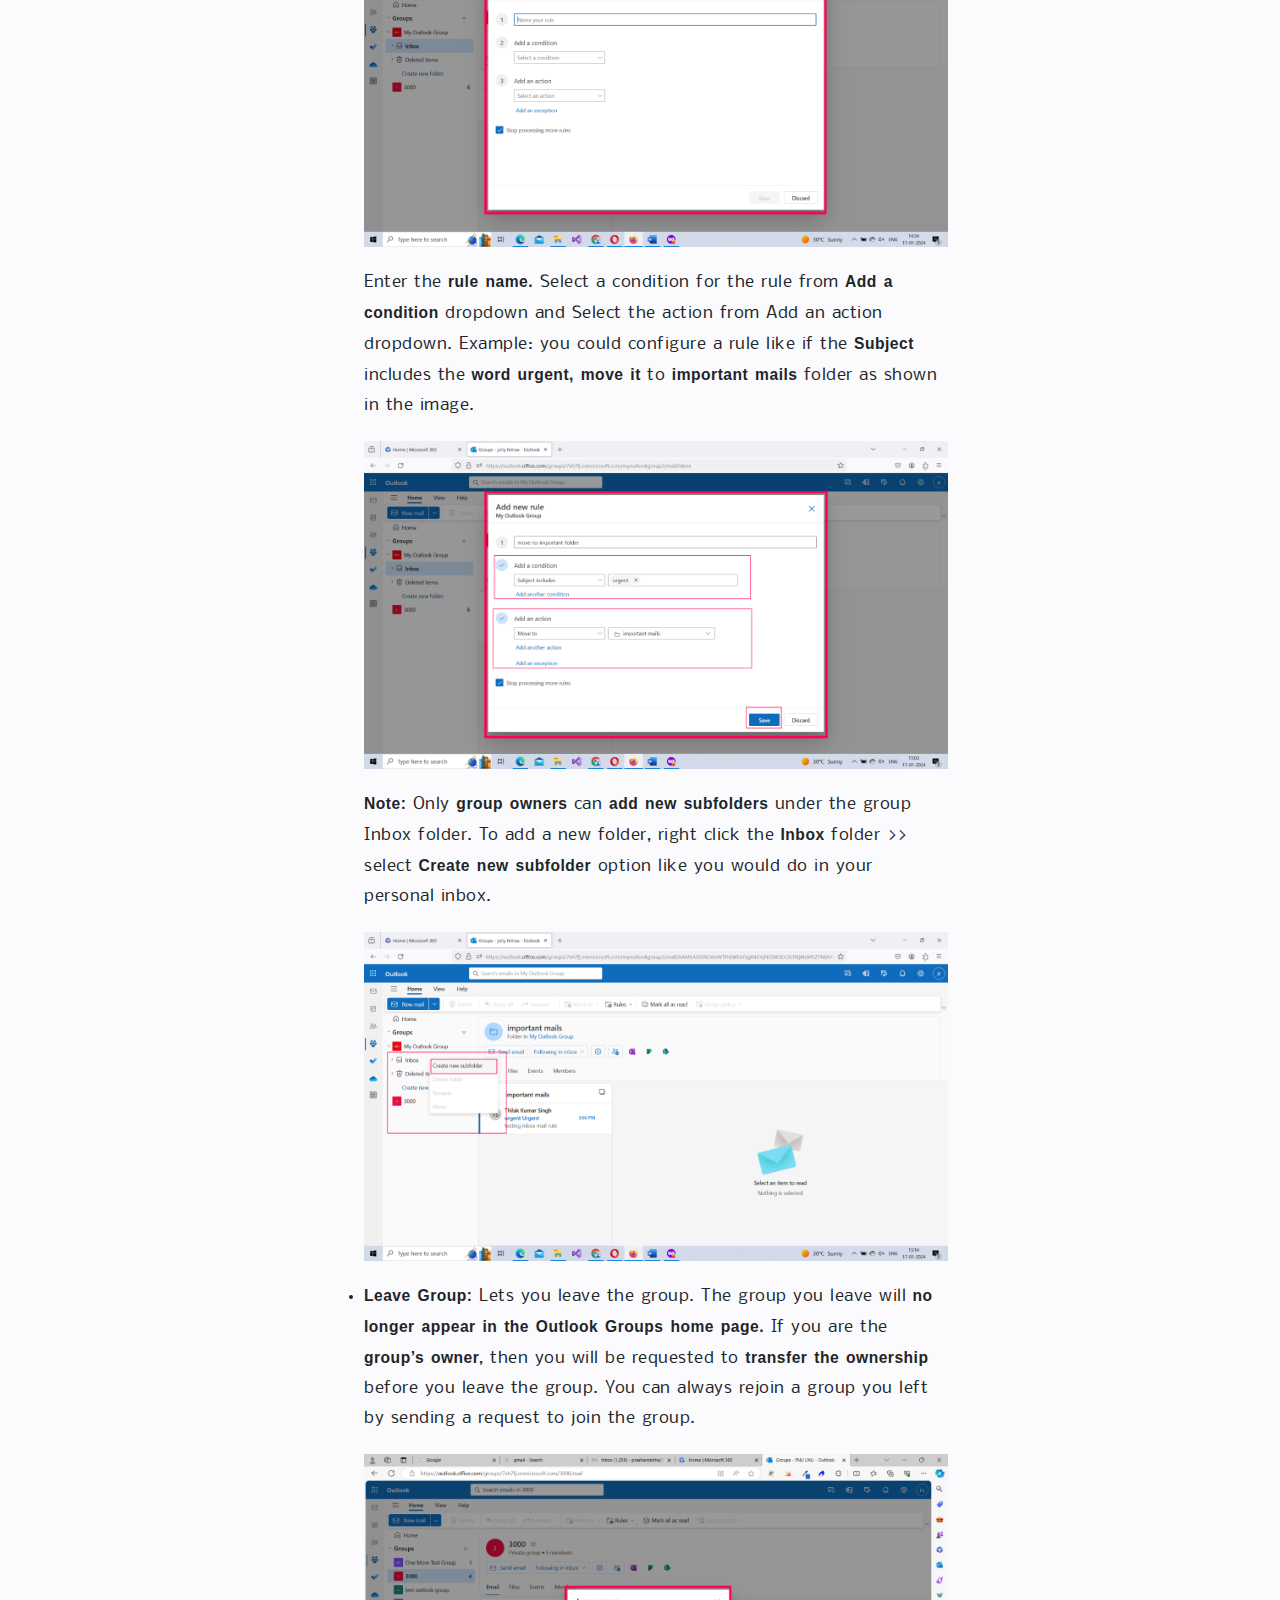
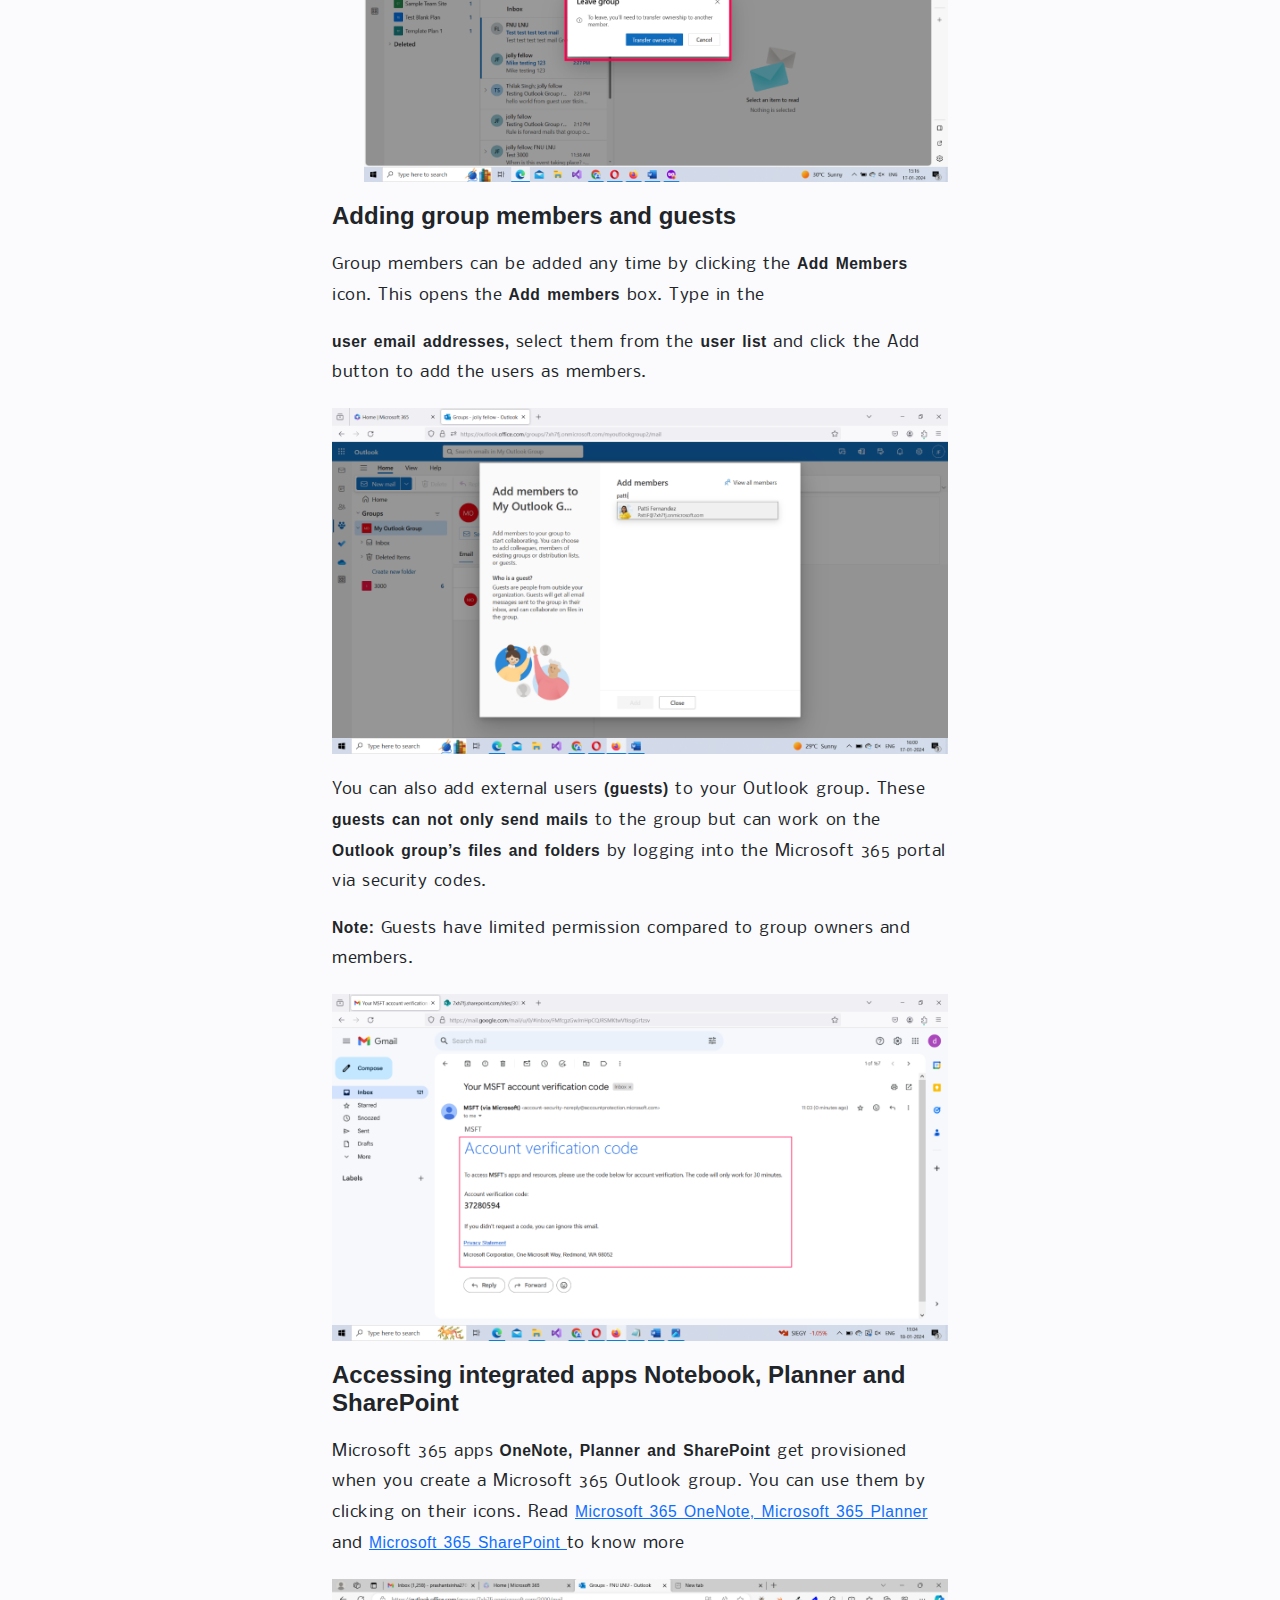
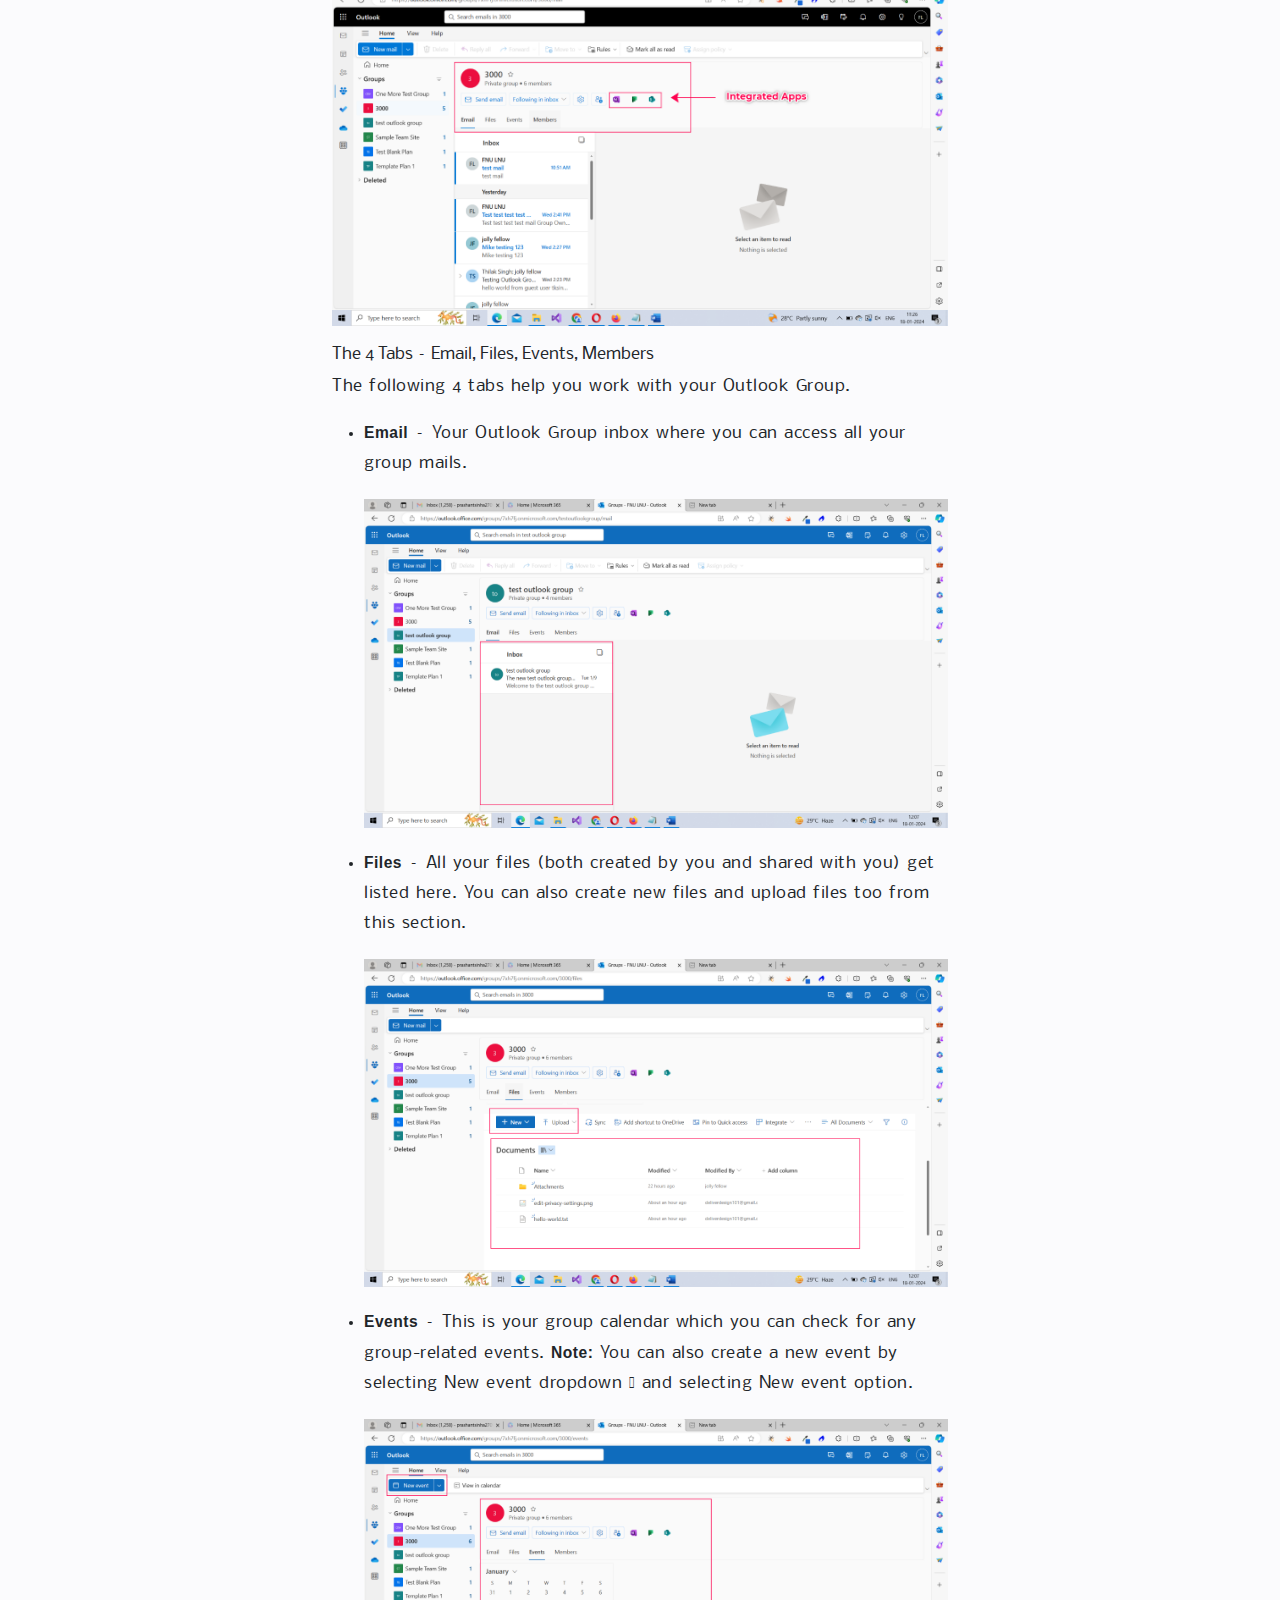
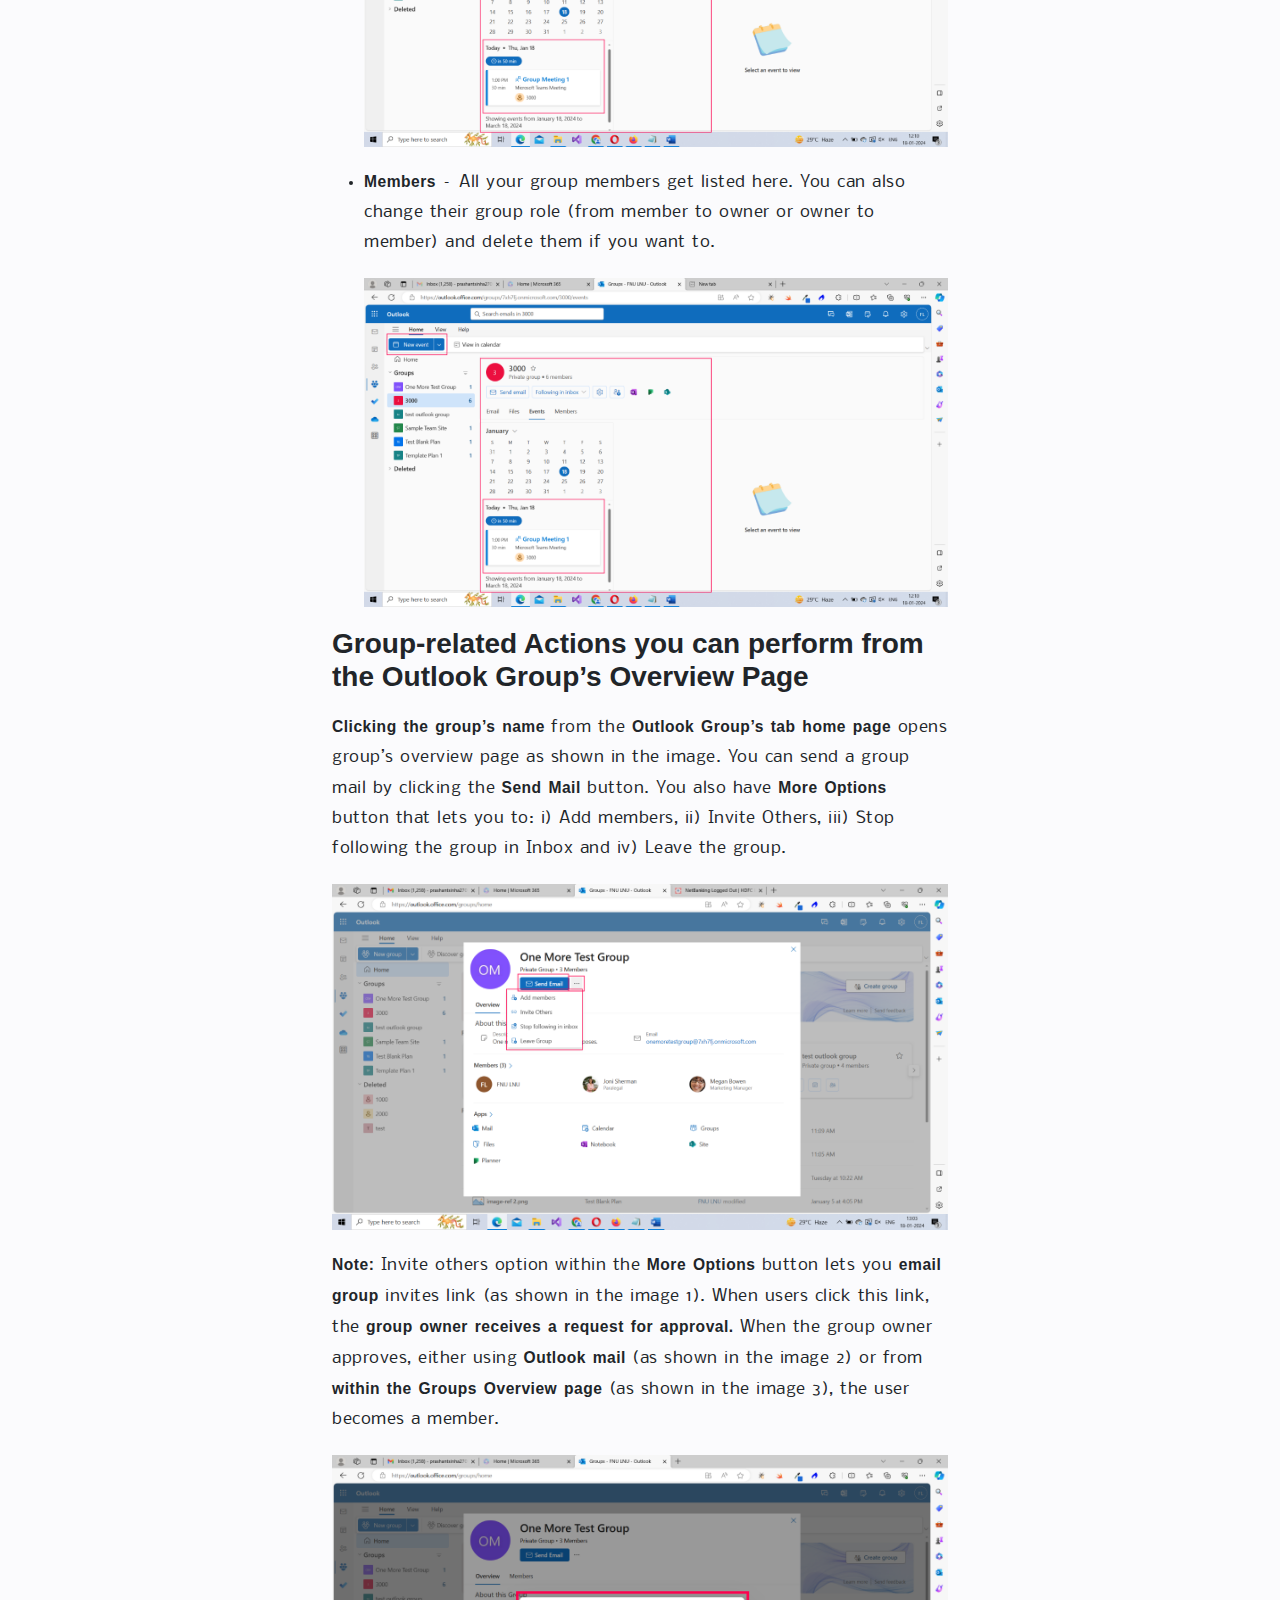
<file: m365-for-beginners/microsoft-365-outlook-basics-IV.html>
﻿<!DOCTYPE html>
<html lang="en">
<head>
    <meta charset="UTF-8">
    <meta name="viewport" content="width=device-width, initial-scale=1.0">
    <title>M365Corner - Offers M365 Admin & User Tutorials</title>

    <link rel='stylesheet' type='text/css' media='screen' href='../style.css'>
    
    <meta content="Microsoft 365 Tutorials, Office 365 Tutorials, Microsoft 365, Office 365, M365" name="keywords ">
    <meta content="M365Corner contains M365 tutorials for basic users, administrators & developers. GIF based how to articles offering step-by-step guidance are also available." name="description">

    <!-- bootstrap links -->
    <link rel="stylesheet" href="https://cdn.jsdelivr.net/npm/bootstrap-icons@1.10.5/font/bootstrap-icons.css">
    <link href="https://cdn.jsdelivr.net/npm/bootstrap@5.0.2/dist/css/bootstrap.min.css" rel="stylesheet">
    <!-- font awesome link -->
    <link rel="stylesheet" href="https://cdnjs.cloudflare.com/ajax/libs/font-awesome/6.4.2/css/all.min.css" />
</head>
<body>
    
    <div class="container-fluid banner-section">
        <nav class="container navbar navbar-expand-lg navbar-light  navbar-1">
            <i class="fa-solid fa-bars menu-icon"></i>
            <div class="col-lg-4 logo-mq">
                <a href="/prasana anna/google-site-office/m365-corner-new-version/index.html" class="site-log">
                    <p class="logo-text" style="font-weight: 700;">M365<span  class="logo-text-second">Corner</span></p>
                </a>
            </div>
            <ul class="contact-page">
                <li>
                    <a  href="#">Contact</a>
                </li>
            </ul> 
        </nav>
        <div class="container-fluid main-page">
            <div class="row">
                <div class="col-lg-3 main-contains-box side-slider-box  slider-menu hide-div">
                    <ul class="bg-ulst side-ul">
                        <li><a class="slider-link" href="microsoft-365-beginner-series-sign-up-process.html">Introduction - What is Microsoft 365? What does it offer? How to sign up?</a></li>
                        <li><a class="slider-link" href="Microsoft-365-home-page-Part-I.html">Getting used to Microsoft 365 home page - Part I</a></li>
                        <li><a class="slider-link" href="Microsoft-365-home-page-Part-II.html">Getting used to Microsoft 365 home page - Part II</a></li>
                        <li><a class="slider-link" href="Microsoft-365-admin-center.html">Brief look at the Microsoft 365 admin center</a></li>
                        <li><a class="slider-link" href="Microsoft-365-email-(outlook)-essentials-Part-I.html">Learning Microsoft 365 Outlook Basics I</a></li>
                        <li><a class="slider-link" href="microsoft-365-outlook-basics-II.html">Learning Microsoft 365 Outlook Basics II</a></li>
                        <li><a class="slider-link" href="microsoft-365-outlook-basics-III.html">Learning Microsoft 365 Outlook Basics III</a></li>
                        <li><a class="slider-link" href="microsoft-365-outlook-basics-IV.html">Learning Microsoft 365 Outlook Basics IV</a></li>
                        <li><a class="slider-link" href="introducing-microsoft-teams.html">Introducing Microsoft Teams</a></li>
                    </ul>
                </div>
                <div class="col-lg-6 main-contains-box center-details">
                    <div class="next-ntn">
                        <div class="two-btns">
                            <div><a href="microsoft-365-outlook-basics-III.html" class="btn-1"><i class="fa-solid fa-chevron-left"></i>Previous</a></div>
                            <div><a href="introducing-microsoft-teams.html" class="btn-2">Next<i class="fa-solid fa-chevron-right"></i></a></div>
                        </div>
                    </div>
                    <h1 class="bg-h1st">Microsoft 365 Outlook Basics IV</h1>
                    <p class="bg-pst">The previous article gave a detailed understanding of <a href=" how to handle a Microsoft 365 Outlook mail using the available toolbar options."> how to handle a Microsoft 365 Outlook mail using the available toolbar options.</a>how to handle a Microsoft 365 Outlook mail using the available toolbar options. Now we move to the next best thing that helps organizations communicate – Microsoft 365 groups. Let’s understand how you can create a Microsoft 365 Outlook Group (that groups a bunch of people under a common email address), add members to it, and let members share files with each other to get the job done.</p>
                    <p><b>Note:</b> <a href="Microsoft Teams">Microsoft Teams</a> is Microsoft 365’s preferred communication tool now, as it supports real-time communication – via video conferencing and voice calls – and offers all the benefits that a Microsoft 365 Group does. But if your requirement is simple enough that you don’t need advance communication features, then read on.</p>
                    

                    <h2 class="bg-h2st">What is a Microsoft 365 Group?</h2>
                    <p>Microsoft 365 Groups bring together a bunch of individuals under a common email address so that they can exclusively communicate with each other and share their work as files, folders or links. You can create groups across Microsoft 365 apps like Planner, SharePoint, Bookings etc., The one we are going to discuss here is a Microsoft 365 Outlook-based group you can create using the Microsoft 365 Outlook app.</p>


                    <h2 class="bg-h2st">Accessing Microsoft 365 Outlook Groups tab</h2>
                    <p>The <b>Microsoft 365 Outlook Groups tab</b> (check the image below) helps you create Outlook-based groups. Once you select this tab, the <b>Outlook-Groups home page</b> opens as shown in the image 2.</p>
                    <div class="img-section">
                        <img src="img/outlook-groups-tab.png" class="img-fluid" alt="">
                    </div>
                    <div class="img-section">
                        <img src="img/outlook-groups-home-page.png" class="img-fluid" alt="">
                    </div>
                    <p><b>Note:</b> If you are <b>accessing this tab the first time</b> and <b>nobody in your organization has created or shared a Microsoft 365 Group with you,</b> the home page would be <b>empty</b> (as shown in the image above).</p>
                    
                    <h2 class="bg-h2st">How to create a Microsoft 365 Outlook Group?</h2>
                    <p>Click the <b>New group</b> button (on the left) or the <b>Create group</b> button (on the right). Both open the New group dialog box shown below.</p>
                    <div class="img-section">
                        <img src="img/create-new-group-1.png" class="img-fluid" alt="">
                    </div>
                    <p>Enter the <b>group name.</b> The <b>email address</b> gets created based on the group name (you can modify this, if required). Provide a <b>simple description</b> for the group.</p>
                    <div class="img-section">
                        <img src="img/create-new-group-2.png" class="img-fluid" alt="">
                    </div>
                    <p>The group you are creating can be <b>public</b> or <b>private.</b> The <b>Private setting</b> (or sensitivity label) is selected by default. If you wish to modify this, click the <b>Edit</b> icon.</p>
                    <p><b>Note: Private groups</b> are visible <b>only to its members</b> and new members can join only by invite. <b>Public groups</b> are <b>open to everyone.</b></p>
                    <div class="img-section">
                        <img src="img/create-new-group-3.png" class="img-fluid" alt="">
                    </div>
                    <p>This opens the <b>Edit Settings</b> section where you can select the <b>public</b> setting. You can also modify the <b>Language for group-related notifications</b> if required. (It is recommended you leave the enabled checkbox as it is). Click Create to <b>create</b> the Microsoft 365 Outlook group.</p>
                    <div class="img-section">
                        <img src="img/create-new-group-4.png" class="img-fluid" alt="">
                    </div>
                    <p>Next <b>select the members</b> who are going to be part of the group by <b>typing in their email addresses.</b> Then click <b>Add</b> button.</p>
                    <div class="img-section">
                        <img src="img/add-outlook-group-members.png" class="img-fluid" alt="">
                    </div>
                    <p>The <b>Outlook group gets</b> created and becomes available for use.</p>
                    <div class="img-section">
                        <img src="img/outlook-group-created.png" class="img-fluid" alt="">
                    </div>

                    <h2 class="bg-h2st">Accessing the newly created Microsoft 365 Outlook Group</h2>
                    <p>Clicking the <b>Outlook Group</b> card takes you to the <b>Outlook group’s page</b> as shown in image 2. First thing you’ll notice is that you would have received a welcome mail from the group (though you were the one who created it). This mail gets sent to all the group members as well.</p>
                    <span class="headspan">Note:</span>
                    <ul>
                        <li class="link-li">
                            <b>Ensure you click the group’s card</b> and <b>not its name.</b> Because when you <b>click its name,</b> you are taken to <b>group overview page.</b>
                        </li>
                        <li class="link-li">
                            You can also reach the Outlook Group’s page by <b>selecting it from the Groups</b> section.
                        </li>
                        <div class="img-section">
                            <img src="img/access-outlook-group-1.png" class="img-fluid" alt="">
                        </div>
                        <div class="img-section">
                            <img src="img/access-outlook-group-2.png" class="img-fluid" alt="">
                        </div>
                    </ul>


                    <h3 class="bg-h3st">Sending mail to the group</h3>
                    <p>Click the <b>Send email</b> button. The mail composer opens with the <b>group email address selected.</b> Type in the <b>email subject</b> and <b>body</b> and click the <b>Send</b> button.</p>
                    <div class="img-section">
                        <img src="img/send-mail.png" class="img-fluid" alt="">
                    </div>


                    <h3 class="bg-h3st">Following/Unfollowing Group from Inbox</h3>
                    <p>By default, all your outlook group emails go to your personal inbox too. You can prevent this by selecting <b>Don’t receive any group messages</b> under the <b>Stop following in inbox</b> option from the <b>Following in Inbox</b> dropdown as shown in the image</p>
                    <p>><b>Note:</b> You’ll still receive your outlook group’s mails. But <b>only in the inbox dedicated for the outlook group within the Outlook groups tab. Not in your personal inbox directly.</b> As the name suggests, you’ll be unfollowing the group only from your personal inbox, keeping it clean.</p>
                    <div class="img-section">
                        <img src="img/follow-unfollow-group.png" class="img-fluid" alt="">
                    </div>
                    <p>You can also choose to receive <b>specific group mails in your personal inbox</b> by choosing one of the two following options.</p>
                    <ul>
                        <li class="link-li">
                            <b>Receive only replies to you and group events</b> – This ensures only the replies to group events along with replies to group conversations initiated by you fall in your personal inbox
                        </li>
                        <li>
                            <b>Receive only replies to you</b> - This ensures only replies to group conversations initiated from your side fall in your personal inbox.
                        </li>
                        <div class="img-section">
                            <img src="img/follow-unfollow-2.png" class="img-fluid" alt="">
                        </div>
                    </ul>


                    <h3 class="bg-h3st">Accessing Group Settings</h3>
                    <p>The <b>Group Settings</b> pane opens when you click the <b>Settings</b> icon.</p>
                    <div class="img-section">
                        <img src="img/group-settings.png" class="img-fluid" alt="">
                    </div>
                    <p>It lets you manage the following <b>Outlook Group related settings.</b></p>
                    <ul>
                        <li class="link-li">
                            <b>Manage group email:</b> Lets you decide the kind of group-related mails you will receive. These are the same options you saw under the <b>Following in Inbox</b> dropdown.
                        </li>
                        <li class="link-li">
                            <b>Connectors:</b> Lets you connect your group to popular services or apps like <b>Jira Cloud, Asana</b> etc., that help improve your Outlook Group’s productivity.
                        </li>
                        <li class="link-li">
                            <b>Edit Group:</b> Lets you edit the Outlook Group’s details like the<b> group name, description, privacy settings</b> and even lets you add members.
                        </li>
                        <div class="img-section">
                            <img src="img/edit-group.png" class="img-fluid" alt="">
                        </div>
                        <li class="link-li">
                            <b>Rules:</b> Lets you configure group-related inbox rules. Click the <b>Add new rule</b> button to create a group-related rule. The <b>Add new rule box</b> opens as shown in the image 2. <br><br>
                            <span class="headspan">Note:</span>
                            <br><br>
                            <ul>
                                <li class="link-li">
                                    <b>Group-related inbox rules</b> can be created only by <b>group owners.</b>
                                </li>
                                <li class="link-li">
                                    <b><b>Group-related inbox rules</b> can be also be accessed from the <b>Rules dropdown</b> available in the <b>Groups page toolbar.</b></b>
                                </li>
                            </ul>
                        </li>
                        <div class="img-section">
                            <img src="img/add-rule-1.png" class="img-fluid" alt="">
                        </div>
                        <div class="img-section">
                            <img src="img/add-rule-2.png" class="img-fluid" alt="">
                        </div>
                        <p>Enter the <b>rule name.</b> Select a condition for the rule from <b>Add a condition</b> dropdown and Select the action from Add an action dropdown. Example: you could configure a rule like if the <b>Subject</b> includes the <b>word urgent, move it</b> to <b>important mails</b> folder as shown in the image.</p>
                        <div class="img-section">
                            <img src="img/add-rule-3.png" class="img-fluid" alt="">
                        </div>
                        <p><b>Note:</b> Only <b>group owners</b> can <b>add new subfolders</b> under the group Inbox folder. To add a new folder, right click the <b>Inbox</b> folder >> select <b>Create new subfolder</b> option like you would do in your personal inbox.</p>
                        <div class="img-section">
                            <img src="img/add-sub-folder.png" class="img-fluid" alt="">
                        </div>
                        <li class="link-li">
                            <b>Leave Group:</b> Lets you leave the group. The group you leave will <b>no longer appear in the Outlook Groups home page.</b> If you are the <b>group’s owner</b>, then you will be requested to <b>transfer the ownership</b> before you leave the group. You can always rejoin a group you left by sending a request to join the group.
                        </li>
                        <div class="img-section">
                            <img src="img/leave-group.png" class="img-fluid" alt="">
                        </div>
                    </ul>
                    


                    
                    <h3 class="bg-h3st">Adding group members and guests</h3>
                    <p>Group members can be added any time by clicking the  <b>Add Members</b> icon. This opens the <b>Add members</b> box. Type in the</p>
                    <p><b>user email addresses,</b> select them from the <b>user list</b> and click the Add button to add the users as members.</p>
                    <div class="img-section">
                        <img src="img/add-members.png" class="img-fluid" alt="">
                    </div>
                    <p>You can also add external users <b>(guests)</b> to your Outlook group. These <b>guests can not only send mails</b> to the group but can work on the <b>Outlook group’s files and folders</b> by logging into the Microsoft 365 portal via security codes.</p>
                    <p><b>Note:</b> Guests have limited permission compared to group owners and members.</p>
                    <div class="img-section">
                        <img src="img/verification-code.png" class="img-fluid" alt="">
                    </div>

                    <h3 class="bg-h3st">Accessing integrated apps Notebook, Planner and SharePoint</h3>
                    <p>Microsoft 365 apps <b>OneNote, Planner and SharePoint</b> get provisioned when you create a Microsoft 365 Outlook group. You can use them by clicking on their icons. Read <a href="Microsoft 365 OneNote, Microsoft 365 Planner">Microsoft 365 OneNote, Microsoft 365 Planner</a> and <a href="Microsoft 365 SharePoint ">Microsoft 365 SharePoint </a>to know more</p>
                    <div class="img-section">
                        <img src="img/integrated-apps.png" class="img-fluid" alt="">
                    </div>

                    <h3 class="bg-pst">The 4 Tabs – Email, Files, Events, Members</h3>
                    <p>The following 4 tabs help you work with your Outlook Group.</p>
                    <ul>
                        <li class="link-li">
                            <b>Email</b> – Your Outlook Group inbox where you can access all your group mails.
                        </li>
                        <div class="img-section">
                            <img src="img/email-tab.png" class="img-fluid" alt="">
                        </div>
                        <li class="link-li">
                            <b>Files</b> – All your files (both created by you and shared with you) get listed here. You can also create new files and upload files too from this section.
                        </li>
                        <div class="img-section">
                            <img src="img/files-tab.png" class="img-fluid" alt="">
                        </div>
                        <li class="link-li">
                            <b>Events</b> – This is your group calendar which you can check for any group-related events. <b>Note:</b> You can also create a new event by selecting New event dropdown  and selecting New event option.
                        </li>
                        <div class="img-section">
                            <img src="img/events-tab.png" class="img-fluid" alt="">
                        </div>
                        <li class="link-li">
                            <b>Members</b> – All your group members get listed here. You can also change their group role (from member to owner or owner to member) and delete them if you want to.
                        </li>
                        <div class="img-section">
                            <img src="img/events-tab.png" class="img-fluid" alt="">
                        </div>
                    </ul>

                    <h2 class="bg-h2st">Group-related Actions you can perform from the Outlook Group’s Overview Page</h2>
                    <p><b>Clicking the group’s name</b> from the <b>Outlook Group’s tab home page</b> opens group’s overview page as shown in the image. You can send a group mail by clicking the <b>Send Mail</b> button. You also have <b>More Options</b> button that lets you to: i) Add members, ii) Invite Others, iii) Stop following the group in Inbox and iv) Leave the group.</p>
                    <div class="img-section">
                        <img src="img/outlook-group-overview-1.png" class="img-fluid" alt="">
                    </div>
                    <p><b>Note:</b> Invite others option within the <b>More Options</b> button lets you <b>email group</b> invites link (as shown in the image 1). When users click this link, the <b>group owner receives a request for approval.</b> When the group owner approves, either using <b>Outlook mail</b> (as shown in the image 2) or from <b>within the Groups Overview page</b> (as shown in the image 3), the user becomes a member.</p>
                    <div class="img-section">
                        <img src="img/outlook-group-overview-2.png" class="img-fluid" alt="">
                    </div>
                    <div class="img-section">
                        <img src="img/outlook-group-overview-3.png" class="img-fluid" alt="">
                    </div>
                    <div class="img-section">
                        <img src="img/outlook-group-overview-4.png" class="img-fluid" alt="">
                    </div>
                    <p>The <b>group overview page</b> also contains 2 tabs – <b>Overview</b> and <b>Members.</b></p>
                    <ul>
                        <li class="link-li">
                            <b>Overview tab:</b> This is the default page (shown in the image above). Here you get to view the <b>group’s description, email address, its members.</b> You can also find links to useful some Microsoft 365 apps the Outlook Group integrates with.
                        </li>
                        <li class="link-li">
                            <b>Members tab:</b> This page lists group’s members. You can also add new members, change member roles and delete them, if necessary.
                        </li>
                    </ul>


                    <h2 class="bg-h2st">Group-related Actions you can perform from the Outlook Group’s Home Page</h2>
                    <p>You can perform the following actions from the Outlook Groups home page:</p>
                    <ul>
                        <li class="link-li">
                            <b>Mark a Group as Favorite:</b> When a group is marked as favorite, it appears under the <b>Favorites</b> folder. This is especially useful if you are a member of multiple groups.
                        </li>
                        <div class="img-section">
                            <img src="img/group-home-page-1.png" class="img-fluid" alt="">
                        </div>
                        <p><b>Note:</b> You can also mark a group as favorite from within the Groups page too.</p>
                        <li class="link-li">
                            <b>Access Group mails, files, events and members:</b> The Outlook Group cards also contain buttons that help you access the<b> group mails, files, events and group members.</b>
                        </li>
                        <div class="img-section">
                            <img src="img/group-home-page-2.png" class="img-fluid" alt="">
                        </div>
                        <li class="link-li">
                            <b>Access your recent files across Groups:</b> The files you recently accessed across the groups you are part of get listed under the <b>Recent files</b> section. You can click on these files to access them. You can also <b>share these files</b> with others by <b>clicking the link icon</b> shown in the image.
                        </li>
                        <div class="img-section">
                            <img src="img/group-home-page-3.png" class="img-fluid" alt="">
                        </div>
                        <li class="link-li">
                            <b>Discover/Join New Groups:</b> You can also <b>discover or join new groups</b> from the Outlook Groups home page by clicking the <b>Join</b> button. Groups that get listed are public groups that are open to other users.
                        </li>
                        <div class="img-section">
                            <img src="img/group-home-page-4.png" class="img-fluid" alt="">
                        </div>
                    </ul>

                    <h2 class="bg-h2st">Working with Microsoft 365 Outlook Groups from Groups mail folder</h2>
                    <p>Microsoft 365 Outlook Groups also get listed in your <b>personal inbox</b> under the <b>Groups</b> folder. You can <b>open the Group inbox by clicking on it.</b></p>
                    <div class="img-section">
                        <img src="img/outlook-mail-folder-1.png" class="img-fluid" alt="">
                    </div>
                    <p>You can perform the following actions:</p>
                    <ul>
                        <li class="link-li">
                            <b>Send mail to the Group:</b> Click <b>Send email</b> button to compose and send group mails .
                        </li>
                        <li class="link-li">
                            <b>Access the Group’s files and Calendar:</b> Click the <b>File icon</b> to access the Group’s files and Click the <b>Calendar icon</b> to access the Group’s calendar.
                        </li>
                        <li class="link-li">
                            <b>Mark the Group as Favorite:</b> Click the <b>Star icon</b> to mark the group as favorite.<b>Groups marked as Favorite</b> appear under the <b>Favorites folder</b> in your personal inbox.
                        </li>
                        <li class="link-li">
                            <b>Modify Group’s Settings:</b> You can also modify the <b>Group’s settings</b> by clicking the <b>More button >></b> and selecting the <b>Settings</b> option.
                        </li>
                        <div class="img-section">
                            <img src="img/outlook-mail-folder-2.png" class="img-fluid" alt="">
                        </div>
                        <p><b>Note:</b> You also get to access integrated apps Notebook, Planner and Site from the More button.</p>
                    </ul>

                    <h2 class="bg-h2st">How Groups can be accessed from Microsoft 365 admin center</h2>
                    <p>Previously, we just had a brief look at the <a href="Microsoft 365 admin center">Microsoft 365 admin center</a>. Let’s start exploring it further by looking for the <b>Microsoft 365 Outlook Group</b> you just created in the admin center. You’ll be able to find it under the <b>Teams & Groups</b> dropdown.</p>
                    <p>Do the following to access the group you just created in the Microsoft 365 Admin Center:</p>
                    <ol>
                        <li class="link-li">
                            Click the <b>Admin tab</b> in the <b>Microsoft 365 home page.</b>
                        </li>
                        <div class="img-section">
                            <img src="img/admin-center-1.png" class="img-fluid" alt="">
                        </div>
                        <li class="link-li">
                            The <b>Microsoft 365 Admin Center</b> opens. Select <b>Teams & Groups >> Active Teams & Groups.</b>
                        </li>
                        <div class="img-section">
                            <img src="img/admin-center-2.png" class="img-fluid" alt="">
                        </div>
                        <li class="link-li">
                            You’ll find the <b>Microsoft 365 Outlook Group you created</b> in the list of available groups.
                        </li>
                        <div class="img-section">
                            <img src="img/admin-center-3.png" class="img-fluid" alt="">
                        </div>
                    </ol>

                    <h3 class="bg-h3st">Microsoft 365 Admin Center Offers More Granularity</h3>
                    <p>In the Microsoft 365 Admin Center, you have the following additional options for Outlook Groups:</p>
                    <ul>
                        <li><b>Making the Group a Teams-Enabled Group:</b> You can turn the Outlook group into a Teams-enabled group. A teams-enabled group is a Microsoft Teams group with <b>video conferencing</b> and <b>voice call facilities</b> available to its members. Read Microsoft Teams to know more. To convert an Outlook Group to Microsoft Teams-enabled group, <b>select the group</b> and click the <b>Add Teams</b> button.</li>
                        <div class="img-section">
                            <img src="img/granularity-1.png" class="img-fluid" alt="">
                        </div>
                        <p>You can also <b>confirm your action</b> by checking for the <b>Teams</b> icon. Microsoft 365 groups that contain the Teams icon are Teams-enabled groups.</p>
                        <div class="img-section">
                            <img src="img/granularity-2.png" class="img-fluid" alt="">
                        </div>
                        <li class="link-li">
                            <b>Adding View Only Visitors to the Group Site:</b> You can also add view-only visitors to the <b>Outlook group site.</b> This is especially useful if you want members <b>outside of the group</b> to view (or maybe monitor) the group’s activities.
                        </li>
                        <p><b>Note: Outlook group site</b> is the page you can access when you <b>click the SharePoint app icon</b> from the <b>Outlook group’s page.</b></p>
                        <p>To add visitors to the Outlook Group site, click open the <b>Outlook group >></b> select the Membership tab >> Select <b>Site Visitors</b> option. Use <b>Add site visitors</b> button to add visitors as shown in the image.</p>
                        <div class="img-section">
                            <img src="img/granularity-3.png" class="img-fluid" alt="">
                        </div>
                        <li class="link-li">
                            <b>Allowing People Outside the Organization Email the Group:</b> By default, only members and guests you added can mail the group. But even people outside the organization can be allowed to mail the group by enabling the <b>Let people outside the organization email this team</b> option.
                        </li>
                        <li>
                            <b>Allowing Files to be Shared with Outsiders:</b> By default, the group’s external file sharing capabilities extends only to <b>New and existing guests.</b> But this can be changed and <b>even outsiders can be granted access to the group files</b> using the <b>External file sharing</b> dropdown.
                        </li>
                        <div class="img-section">
                            <img src="img/granularity-4.png" class="img-fluid" alt="">
                        </div>
                        <li class="link-li">
                            <b>Editing the Outlook Group details and Add Group Owners/Members:</b> You’ll find <b>edit links</b> that help you edit group details like the <b>name, description, and the email address</b> under the General tab. You can also <b>add group owners and group members</b> from under the <b>Membership</b> tab.
                        </li>
                        <div class="img-section">
                            <img src="img/granularity-5.png" class="img-fluid" alt="">
                        </div>
                        <span class="headspan">Note:</span>
                        <ul>
                            <li class="link-li">
                                Read <a href="How to add Microsoft 365 groups">How to add Microsoft 365 groups</a> using Microsoft Admin Center to understand the exact steps involved better.
                            </li>
                            <li class="link-li">
                                Also remember that your Outlook inbox will list not just Outlook-based groups, but also other Microsoft 365 groups – be it Teams-based, Planner-based, SharePoint based etc., - that you are a part of in some capacity.
                            </li>
                        </ul>
                    </ul>
                    
                    <h2 class="bg-h2st">How to delete Microsoft 365 Outlook Groups?</h2>
                    <p>This can be done in two ways:</p>
                    <ul>
                        <li class="link-li">
                            <b>Using the Microsoft 365 Admin Center: Select the Microsoft 365 Outlook group</b> and click the <b>Delete group</b> button as shown in the image.
                        </li>
                        <div class="img-section">
                            <img src="img/delete-group-1.png" class="img-fluid" alt="">
                        </div>
                        <li class="link-li">
                            <b>From Microsoft 365 Outlook Groups Tab:</b> Click the <b>Settings</b> icon (from within the Group’s page) >> Select <b>Edit group</b> option. Then select the <b>Delete group</b> button from the <b>Edit group</b> page.
                        </li>
                        <div class="img-section">
                            <img src="img/delete-group-2.png" class="img-fluid" alt="">
                        </div>
                        <div class="img-section">
                            <img src="img/delete-group-3.png" class="img-fluid" alt="">
                        </div>
                    </ul>
                    
                    

                    
                </div>   
                <div class="col-lg-3 main-contains-box">

                </div> 
            </div>
            <div class="menu">
                <ul class="bg-ulst side-ul">
                    <li><a class="slider-link" href="What are the basics of Microsoft 365.html">Introduction - What is Microsoft 365? What does it offer? How to sign up?</a></li>
                    <li><a class="slider-link" href="Microsoft-365-home-page-Part-I.html">Getting used to Microsoft 365 home page - Part I</a></li>
                    <li><a class="slider-link" href="">Getting used to Microsoft 365 home page - Part II</a></li>
                    <li><a class="slider-link" href="">Brief look at the Microsoft 365 admin center</a></li>
                    <li><a class="slider-link" href="">Learning Microsoft 365 Outlook Basics I</a></li>
                    <li><a class="slider-link" href="">Learning Microsoft 365 Outlook Basics II</a></li>
                    <li><a class="slider-link" href="">Learning Microsoft 365 Outlook Basics III</a></li>
                    <li><a class="slider-link" href="">Learning Microsoft 365 Outlook Basics IV</a></li>
                    <li><a class="slider-link" href="">Introducing Microsoft Teams</a></li>
                </ul>    
                <!-- <div class="close-icon"><span>X</span></div> -->
            </div>
        </div>
        <!-- footer section -->
    <div class="container-fluid footer-section">
        <div class="container">
            <div class="row">
                <div class="col-lg-4 col-sm-12 col-md-6 footer-box">
                    <div class="col-lg-4">
                        <a href="index.html" class="site-log">
                            <p class="logo-text" style="font-weight: 700;">M365<span  class="logo-text-second" style="color: white !important;">Corner</span></p>
                        </a>
                    </div>
                </div>
            </div>
        </div>
    </div>
    </div>
    <script>
        document.querySelector('.menu-icon').addEventListener('click', function () {
            document.querySelector('.menu').classList.add('hide');
            document.querySelector('.menu').classList.toggle('move-menu');
        })  
    </script>
</body>
</html>
</file>
<file: style.css>
@import url('https://fonts.googleapis.com/css2?family=Lato:ital,wght@0,100;0,300;0,400;0,700;0,900;1,100;1,300;1,400;1,700;1,900&display=swap');
@import url('https://fonts.googleapis.com/css2?family=Lato:ital,wght@0,100;0,300;0,400;0,700;0,900;1,100;1,300;1,400;1,700;1,900&family=Nobile:ital,wght@0,400;0,500;0,700;1,400;1,500;1,700&display=swap');
@import url('https://fonts.googleapis.com/css2?family=Montserrat:ital,wght@0,100..900;1,100..900&family=Raleway:ital,wght@0,100..900;1,100..900&display=swap');
* {
    margin: 0;
    padding: 0;
    box-sizing: border-box;
    font-family: 'Work Sans', sans-serif;
}
:root {
    --heading-font: "Lato", sans-serif;
    --page-font : "Nobile", sans-serif;
}
p {
    font-size: 15.6px;
    font-weight: 200;
    font-family: var(--page-font);
    letter-spacing: .5px;
    line-height: 30px;
    word-spacing: 2px;
}
b {
    font-weight: 800 !important;
}
html {
    scroll-behavior: smooth;
}
.banner-section {
    padding: 0px !important;
    background-color: #FBFBFD !important;
    position: relative;
}
.navbar-1 {
    z-index: 100 !important;
    display: flex;
    justify-content: space-between !important;
    align-items: center !important;
    padding: 10px !important;
    position: relative !important;
}
.site-log {
    text-decoration: none !important;
    font-family: "Montserrat", sans-serif !important;
}
.logo-text {
    color: #2C9D30 !important;
    font-size: 50px;
    font-weight: 900 !important;
    font-family: "Montserrat", sans-serif !important;
}
.logo-text span {
    font-weight: 500;
    padding-left: 10px;
    color: #000000 !important;
    font-family: "Montserrat", sans-serif !important;
}
.next-ntn {
    height: 100px;
    display: flex;
    align-items: center;
    justify-content: flex-end;
}
.two-btns {
    display: flex;
    align-items: center;
    justify-content: center;
    gap: 20px;
}
.two-btns a {
    border: none;
    padding: 9px 25px 9px 25px;
    font-size: 1rem;
    font-weight: 500;
    border-radius: 5px;
    display: flex;
    align-items: center;
    justify-content: center;
    gap: 13px;
    text-decoration: none;
}
.btn-1 {
    background-color: #eeeeee!important;
    color: #000;
}
.btn-2 {
    color: white !important;
    background-color: #04af2f !important;
}
.contact-page li {
    list-style: none;
}
.contact-page li a {
    font-size: 22px;
    text-decoration: none;
    color: #000000;
}
.contact-page li a:hover {
    border: #000000 !important;
    padding-bottom: 3px !important;
}
.Beginners-section {
    margin-top: 5rem !important;
}
.beginners-box {
    background-color: #000000 !important;
    padding: 40px;
    border-radius: 10px;
    padding-left: 60px !important;
    padding-right: 60px !important;
}
.beginners-box p {
    color: white;
    opacity: .9;
    font-size: 17px;
    line-height: 30px;
    font-family: var(--page-font);
}
.Beginners-section a {
    text-decoration: none;
    color: #000000;
}
.Beginners-section a:hover {
    color: #000000;
}
.Beginners-section a  h1 {
    font-weight: 900 !important;
    padding: 30px;
    font-family: var(--heading-font);
}
.Beginners-section h1 span {
    color: #2C9D30 !important;
    font-family: var(--heading-font);
}
.beginners-box-second {
    border: 3px solid black;
    background-color: #EEEEEE !important;
    box-shadow: -12px 12px 0px #031926 !important;
}
.beginners-box-second p {
    color: #000000;
}
.footer-section {
    background-color: #000000;
    height: 300px;
    margin-top: 5rem;
    padding: 0px !important;
}
.footer-box {
    padding: 30px;
}


/* m365 bening style */

.menu-icon {
    font-size: 26px;
    position: absolute;
    top: 30px !important;
    display: none !important;
}
.bg-h1st {
    font-style: var(--heading-font);
    font-weight: 700;
    font-size: 32px;
    padding-bottom: 10px;
}
.bg-h2st {
    font-style: var(--heading-font);
    font-weight: 700;
    font-size: 28px;
    padding-bottom: 10px;
}
.bg-h3st {
    font-style: var(--heading-font);
    font-weight: 700;
    font-size: 24px;
    padding-bottom: 10px;
}
.bg-h4st {
    font-style: var(--heading-font);
    font-weight: 700;
    font-size: 20px;
    padding-bottom: 10px;
}
.bg-h5st {
    font-style: var(--heading-font);
    font-weight: 700;
    font-size: 16px;
    padding-bottom: 10px;
}
.bg-pst {
    font-size: 15.6px;
    font-weight: 200;
    font-family: var(--page-font);
}
.headspan {
    font-style: var(--heading-font);
    font-weight: 700;
    font-size: 20px;
    padding-bottom: 10px;
}
.bg-ulst li a {
    font-size: 17px;
    line-height: 30px;
}
.link-li {
    font-size: 15.6px;
    font-weight: 200;
    font-family: var(--page-font);
    letter-spacing: .5px;
    line-height: 30px;
    word-spacing: 2px;
}
.img-section {
    margin-top: 20px;
    margin-bottom: 20px;
}
.side-slider-box {
    position: fixed;
    height: 100%;
    top: 130px;
    left: 0px;
    padding-bottom: 4rem;
    background-color: var(--clr-neutral-50);
    align-self: start;
    height: calc(100svh - 100px);
    position: sticky;
    overflow: auto;
    padding-left: 20px !important;
    padding-top: 70px !important;
}
.icons-scroll {
    position: absolute;
    right: 10px;
    top: 10px;
    width: 40px;
    height: 40px;
    display: flex;
    align-content: center;
    justify-content: center;
    position: fixed !important;
    cursor: pointer;
}
.mr {
    margin-left: 10px !important;
    margin-right: 10px !important;
}
.side-ul {
    display: flex;
    flex-direction: column;
    align-items: flex-start;
    justify-content: center;
    gap: 20px;
}
.side-ul li {
    border-bottom: 1px solid #eeeeee;
    list-style: none;
    padding-bottom: 0.65rem !important; 
}
.slider-link {
    text-decoration: none;
    color: #000000;
    font-size: 14px !important;
    font-weight: 100;
    padding: 10px;
    padding-left: 10px !important;
    padding-right: 10px !important;
    width: 100%;
    border-radius: 100vmax;
    padding: 0.3rem 1rem;
    display: flex;
    align-items: center;
    justify-content: space-between;
}
.slider-link:hover {
    background-color: #cfe9d0;
}
.menu {
    transform: translateX(-100%);
    position: absolute;
    top: 0px;
    left: 0px;
    width: 90%;
    height: 90vh;
    padding-right: 70px !important;
    padding-top: 30px;
    padding-left: 0px !important;
    background-color: #FBFBFD !important;
    overflow: scroll;
}
.close-icon {
    position: absolute;
    right: 10px;
    top: 10px;
    width: 30px;
    height: 30px;
    display: flex;
    align-items: center;
    justify-content: center;
    border-radius: 50%;
    background-color: #ddd8d8;
}
.close-icon span {
    font-family: var(--heading-font);
    font-size: 15px;
    font-weight: 900;
}
.hide {
    transform: translateX(-100%);
    transition: all .5s;
}
.move-menu {
    transform: translateX(0%);
    transition: all .5s;
}
.main-page {
    position: relative;
}
.close-hide {
    transform: translateX(-100%);
    transition: all .5s;
}

/* table style */
thead {
    border: 2px solid black !important;
    padding: 20px !important;
}
tr{
    border: 1px solid black !important;
    padding: 20px !important;
}
tr td {
    border: 1px solid black !important;
    padding: 10px !important;
}

@media only screen and (max-width: 500px){
.logo-mq {
    margin-left: 60px;
}
.logo-text {
        font-size: 32px;
}
.navbar-1 {
    padding: 20px !important;
}
.beginners-box {
    padding: 20px;
    padding-left: 40px !important;
    padding-right: 40px !important;
}
.beginners-box p {
    font-size: 15px;
}
.Beginners-section {
    margin-top: 1rem !important;
}
.Beginners-section h1 {
    padding: 24px;
}
.beginners-box p {
    font-size: 15.5px;
}
.bg-h1st {
    font-size: 26px;
    padding: 2px;
}
.bg-pst {
    font-size: 15px;
    padding-left: 15px;
    padding-right: 10px;
}
.bg-ulst {
    margin-left: 15px;
}
.bg-ulst li a {
    font-size: 15px;
}
.hide-div {
    display: none;
}
.menu-icon {
    display: block !important;
}
.media-size-table thead tr td {
    font-size: 12px !important;
}
.media-size-table tbody tr td {
    font-size: 12px !important;
}
}
</file>
